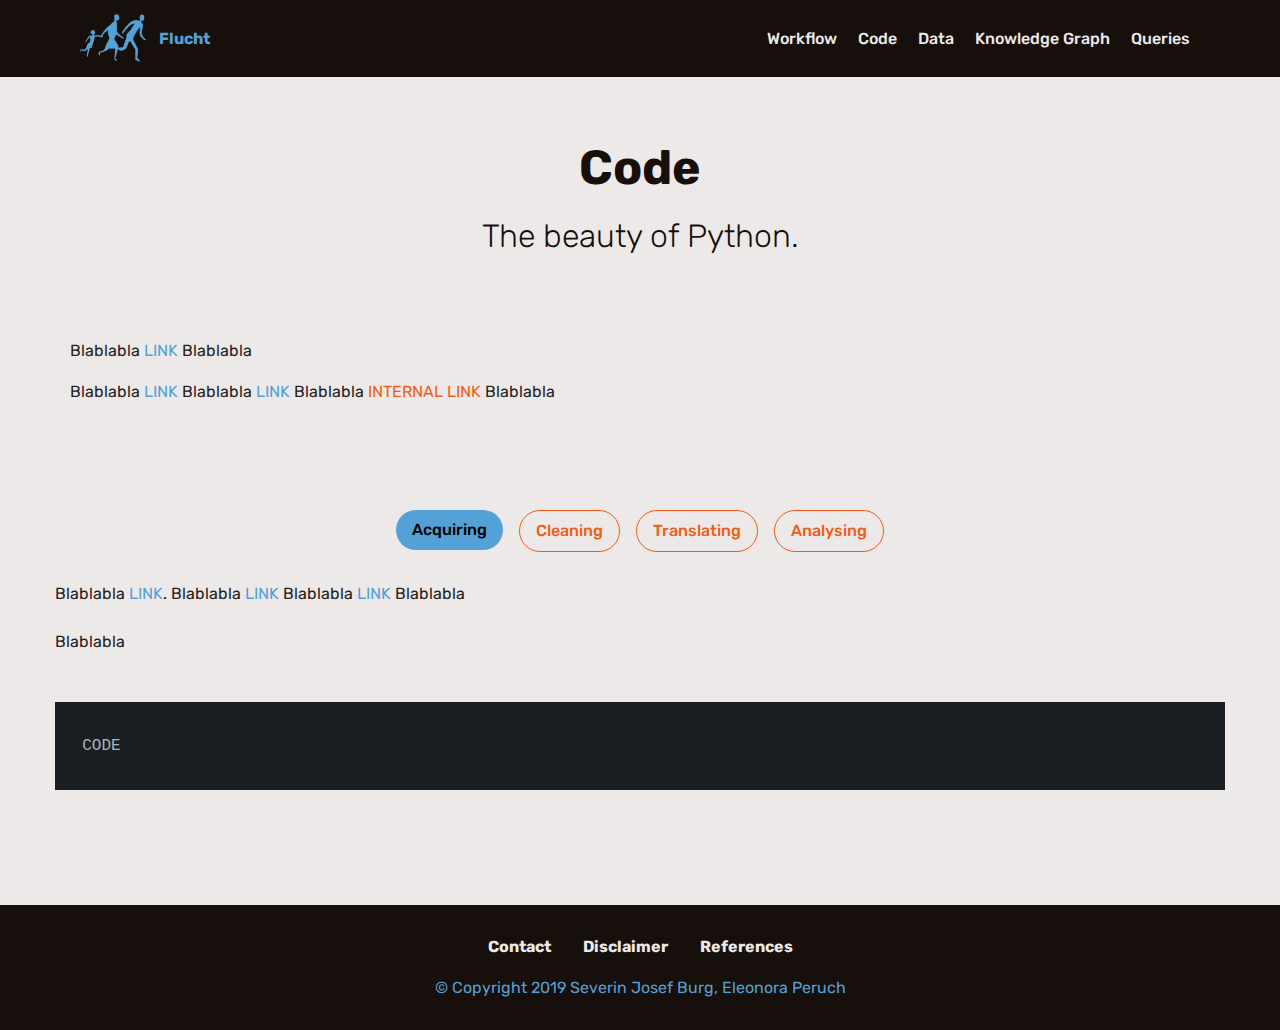
<file: code.html>
w<!DOCTYPE html>
<html  >
<head>
  <!-- Site made with Mobirise Website Builder v4.10.4, https://mobirise.com -->
  <meta charset="UTF-8">
  <meta http-equiv="X-UA-Compatible" content="IE=edge">
  <meta name="generator" content="Mobirise v4.10.4, mobirise.com">
  <meta name="viewport" content="width=device-width, initial-scale=1, minimum-scale=1">
  <link rel="shortcut icon" href="assets/images/eurstars-122x122.png" type="image/x-icon">
  <meta name="description" content="">

  <title>Code</title>
  <link rel="stylesheet" href="assets/web/assets/mobirise-icons/mobirise-icons.css">
  <link rel="stylesheet" href="assets/tether/tether.min.css">
  <link rel="stylesheet" href="assets/bootstrap/css/bootstrap.min.css">
  <link rel="stylesheet" href="assets/bootstrap/css/bootstrap-grid.min.css">
  <link rel="stylesheet" href="assets/bootstrap/css/bootstrap-reboot.min.css">
  <link rel="stylesheet" href="assets/socicon/css/styles.css">
  <link rel="stylesheet" href="assets/dropdown/css/style.css">
  <link rel="stylesheet" href="assets/theme/css/style.css">
  <link rel="stylesheet" href="assets/mobirise/css/mbr-additional.css" type="text/css">

  <!-- Highlight.js -->
  <link rel="stylesheet" href="assets/highlightjs/highlight.css">
  <script src="assets/highlightjs/highlight.pack.js"></script>
  <script>hljs.initHighlightingOnLoad();</script>

</head>
<body>
  <section class="menu cid-rvgZMVDNg8" once="menu" id="menu1-g">



    <nav class="navbar navbar-expand beta-menu navbar-dropdown align-items-center navbar-fixed-top navbar-toggleable-sm">
        <button class="navbar-toggler navbar-toggler-right" type="button" data-toggle="collapse" data-target="#navbarSupportedContent" aria-controls="navbarSupportedContent" aria-expanded="false" aria-label="Toggle navigation">
            <div class="hamburger">
                <span></span>
                <span></span>
                <span></span>
                <span></span>
            </div>
        </button>
        <div class="menu-logo">
          <div class="navbar-brand">
              <span class="navbar-logo">
                  <a href="index.html">
                       <img src="assets/images/logo.png" alt="Illustration of people fleeing" title="" style="height: 3rem;">
                  </a>
              </span>
              <span class="navbar-caption-wrap"><a class="navbar-caption text-primary display-4" href="index.html">Flucht</a></span>
          </div>
        </div>
        <div class="collapse navbar-collapse" id="navbarSupportedContent">
            <ul class="navbar-nav nav-dropdown nav-right" data-app-modern-menu="true"><li class="nav-item">
                    <a class="nav-link link text-white display-4" href="workflow.html">Workflow</a>
                </li><li class="nav-item"><a class="nav-link link text-white display-4" href="code.html">Code</a></li><li class="nav-item"><a class="nav-link link text-white display-4" href="data.html">Data</a></li><li class="nav-item"><a class="nav-link link text-white display-4" href="graph.html">Knowledge Graph</a></li><li class="nav-item"><a class="nav-link link text-white display-4" href="queries.html">Queries</a></li></ul>

        </div>
    </nav>
</section>

<section class="engine"><a href="https://mobirise.info/u">bootstrap html templates</a></section><section class="mbr-section content4 cid-rvhKJA0ILc" id="content4-q">



    <div class="container">
        <div class="media-container-row">
            <div class="title col-12 col-l-8">
              <h2 class="align-center pb-3 mbr-fonts-style display-2"><strong>Code</strong></h2>
              <h3 class="mbr-section-subtitle align-center mbr-light mbr-fonts-style display-5">The beauty of Python.</h3>
              </br>
              </br>
              </br>
              <p class="mbr-text mbr-fonts-style display-7">Blablabla <a href="https://www.python.org" class="text-info" target="_blank">LINK</a> Blablabla</p>
              <p class="mbr-text pb-2 mbr-fonts-style display-7">Blablabla <a href="https://github.com/europinion/europinion.github.io/tree/master/scripts" class="text-info" target="_blank">LINK</a> Blablabla <a href="https://saifmohammad.com/WebPages/NRC-Emotion-Lexicon.htm" class="text-info" target="_blank">LINK</a> Blablabla <a href="queries.html">INTERNAL LINK</a> Blablabla</p>
            </div>
        </div>
    </div>
</section>

<section class="tabs2 cid-rvhLFeJf7A" id="tabs2-w">
    <div class="container">
        <div class="media-container-row">
            <div class="col-12 col-l-8">
                <ul class="nav pb-4 nav-tabs" role="tablist">
                    <li class="nav-item"><a class="nav-link mbr-fonts-style show active display-7" role="tab" data-toggle="tab" href="#tabs2-w_tab0" aria-selected="true">Acquiring</a></li>
                    <li class="nav-item"><a class="nav-link mbr-fonts-style show active display-7" role="tab" data-toggle="tab" href="#tabs2-w_tab1" aria-selected="true">Cleaning</a></li>
                    <li class="nav-item"><a class="nav-link mbr-fonts-style show active display-7" role="tab" data-toggle="tab" href="#tabs2-w_tab2" aria-selected="true">Translating</a></li>
                    <li class="nav-item"><a class="nav-link mbr-fonts-style show active display-7" role="tab" data-toggle="tab" href="#tabs2-w_tab3" aria-selected="true">Analysing</a></li>
                </ul>
                <div class="tab-content">
                    <div id="tab1" class="tab-pane in active" role="tabpanel">
                        <div class="row">
                            <div class="col-md-12">
                              <p class="pb-2 mbr-fonts-style display-7">Blablabla <a href="https://developer.twitter.com/en.html" class="text-info" target="_blank">LINK</a>. Blablabla <a href="https://github.com/geduldig/TwitterAPI" class="text-info" target="_blank">LINK</a> Blablabla <a href="https://pandas.pydata.org" class="text-info" target="_blank">LINK</a> Blablabla</p> <p class="pb-2 mbr-fonts-style display-7">Blablabla</p>
                              <pre>
                                  <code class="python">
  CODE
                                  </code>
                              </pre>
                            </div>
                        </div>
                    </div>
                    <div id="tab2" class="tab-pane" role="tabpanel">
                        <div class="row">
                            <div class="col-md-12">
                              <p class="pb-2 mbr-fonts-style display-7">Blablabla</p>
                              <p class="pb-2 mbr-fonts-style display-7">Blablabla <a href="https://pypi.org/project/tweet-preprocessor/" class="text-info" target="_blank">LINK</a> Blablabla <a href="http://wit.istc.cnr.it/stlab-tools/sentilo/index.html" class="text-info" target="_blank">LINK</a>. Blablabla</p>
                              <pre>
                                  <code class="python">
  CODE
                                  </code>
                              </pre>
                            </div>
                        </div>
                    </div>
                    <div id="tab3" class="tab-pane" role="tabpanel">
                        <div class="row">
                            <div class="col-md-12">
                              <p class="pb-2 mbr-fonts-style display-7">Blablabla</p>
                              <p class="pb-2 mbr-fonts-style display-7">Blablabla <a href="https://cloud.google.com/translate/pricing" class="text-info" target="_blank">LINK</a>. Blablabla <a href="https://yandex.com" class="text-info" target="_blank">LINK</a> Blablabla <a href="https://tech.yandex.com/translate/" class="text-info" target="_blank">LINK</a>, Blablabla</p>
                              <pre>
                                  <code class="python">
  CODE
                                  </code>
                              </pre>
                            </div>
                        </div>
                    </div>
                    <div id="tab4" class="tab-pane" role="tabpanel">
                        <div class="row">
                            <div class="col-md-12">
                              <p class="pb-2 mbr-fonts-style display-7">Blablabla</p>
                              <p class="pb-2 mbr-fonts-style display-7">Blablabla <a href="https://cloud.google.com/translate/pricing" class="text-info" target="_blank">LINK</a>. Blablabla <a href="https://tech.yandex.com/translate/" class="text-info" target="_blank">LINK</a>, Blablabla</p>
                              <pre>
                                  <code class="python">
  CODE
                                  </code>
                              </pre>
                            </div>
                        </div>
                    </div>
                </div>
            </div>
        </div>
    </div>
</section>

<section once="footers" class="cid-rvh7pWUyp3" id="footer7-h">
    <div class="container">
        <div class="media-container-row align-center mbr-white">
            <div class="row row-links">
              <ul class="foot-menu">
                <li class="foot-menu-item mbr-fonts-style display-7"><a href="contact.html" class="text-white"><strong>Contact</strong></a></li><li class="foot-menu-item mbr-fonts-style display-7"><a href="disclaimer.html" class="text-white"><strong>Disclaimer</strong></a></li><li class="foot-menu-item mbr-fonts-style display-7"><a href="references.html" class="text-white"><strong>References</strong></a></li>
              </ul>
            </div>

            <div class="row row-copirayt">
                <p class="mbr-text mb-0 mbr-fonts-style mbr-white align-center display-7">© Copyright 2019 Severin Josef Burg, Eleonora Peruch</p>
            </div>
        </div>
    </div>
</section>


  <script src="assets/web/assets/jquery/jquery.min.js"></script>
  <script src="assets/popper/popper.min.js"></script>
  <script src="assets/tether/tether.min.js"></script>
  <script src="assets/bootstrap/js/bootstrap.min.js"></script>
  <script src="assets/dropdown/js/nav-dropdown.js"></script>
  <script src="assets/dropdown/js/navbar-dropdown.js"></script>
  <script src="assets/touchswipe/jquery.touch-swipe.min.js"></script>
  <script src="assets/mbr-tabs/mbr-tabs.js"></script>
  <script src="assets/smoothscroll/smooth-scroll.js"></script>
  <script src="assets/theme/js/script.js"></script>


</body>
</html>
</file>
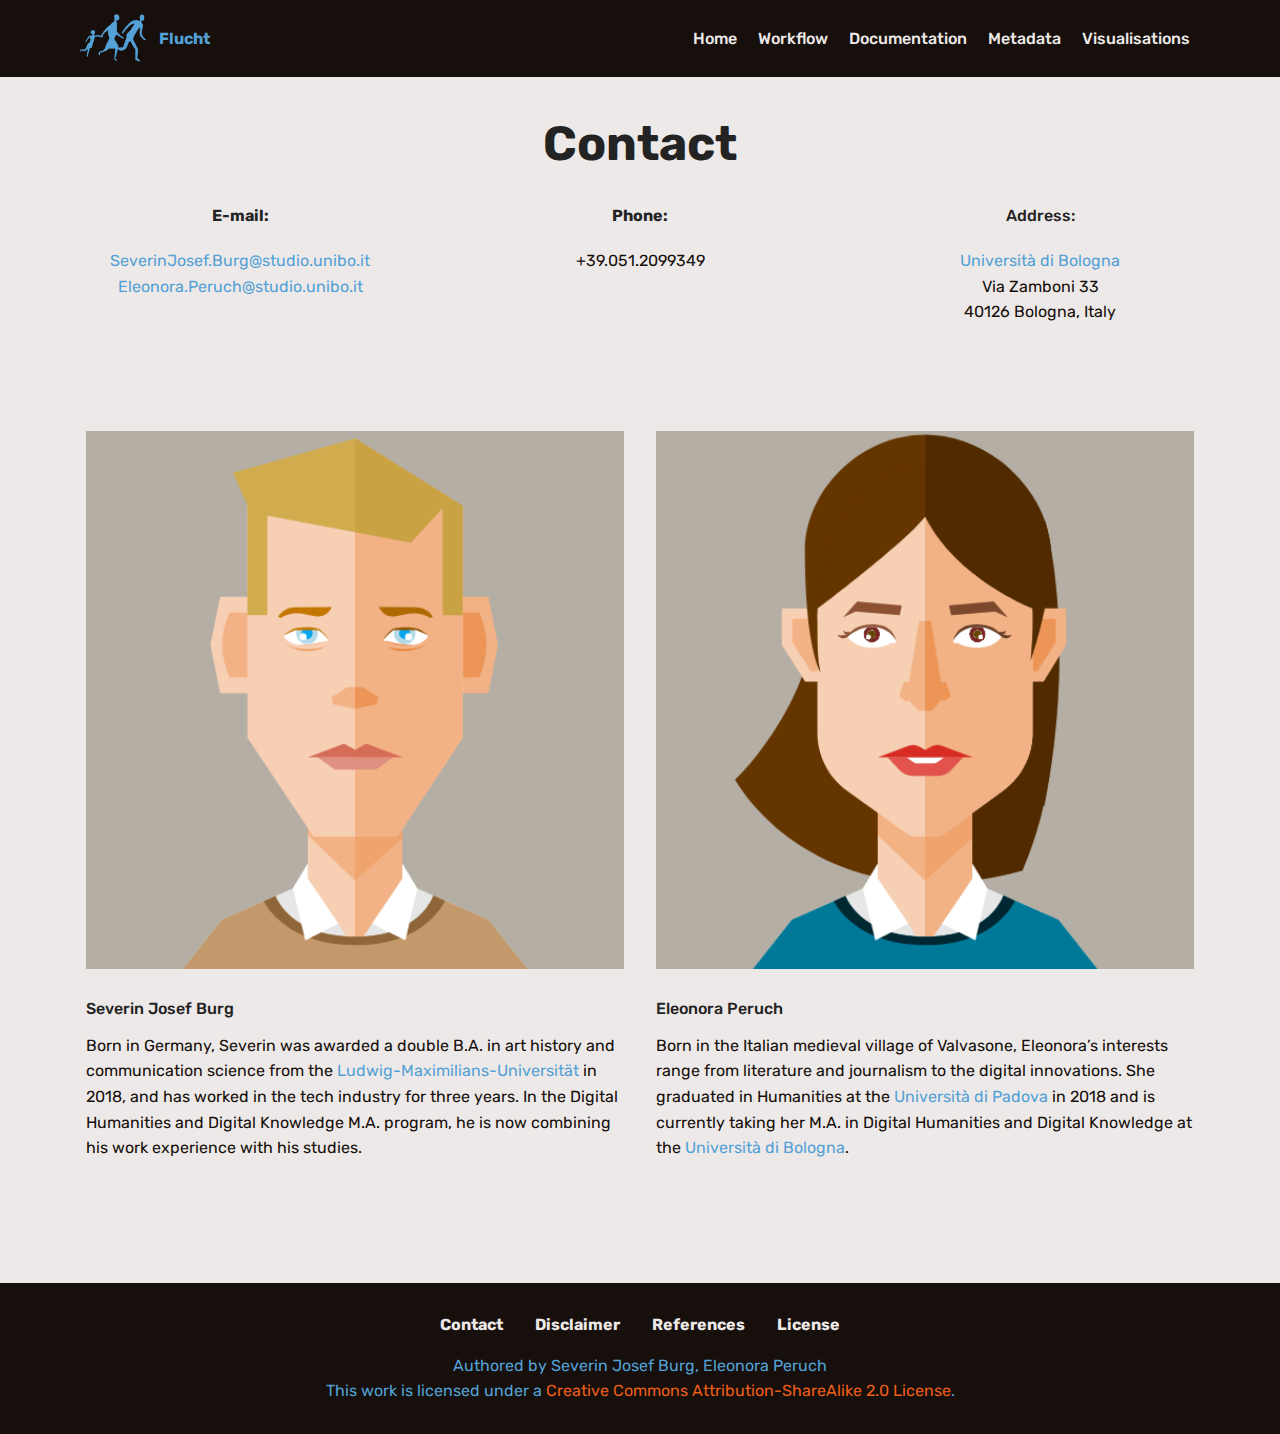
<file: contact.html>
<!DOCTYPE html>
<html  >
<head>
  <!-- Site made with Mobirise Website Builder v4.10.4, https://mobirise.com -->
  <meta charset="UTF-8">
  <meta http-equiv="X-UA-Compatible" content="IE=edge">
  <meta name="generator" content="Mobirise v4.10.4, mobirise.com">
  <meta name="viewport" content="width=device-width, initial-scale=1, minimum-scale=1">
  <link rel="shortcut icon" href="assets/images/eurstars-122x122.png" type="image/x-icon">
  <meta name="description" content="">

  <title>Flucht – Contact</title>
  <link rel="stylesheet" href="assets/web/assets/mobirise-icons/mobirise-icons.css">
  <link rel="stylesheet" href="assets/tether/tether.min.css">
  <link rel="stylesheet" href="assets/bootstrap/css/bootstrap.min.css">
  <link rel="stylesheet" href="assets/bootstrap/css/bootstrap-grid.min.css">
  <link rel="stylesheet" href="assets/bootstrap/css/bootstrap-reboot.min.css">
  <link rel="stylesheet" href="assets/dropdown/css/style.css">
  <link rel="stylesheet" href="assets/socicon/css/styles.css">
  <link rel="stylesheet" href="assets/theme/css/style.css">
  <link rel="stylesheet" href="assets/mobirise/css/mbr-additional.css" type="text/css">



</head>
<body>
  <section class="menu cid-rvgZMVDNg8" once="menu" id="menu1-m">



    <nav class="navbar navbar-expand beta-menu navbar-dropdown align-items-center navbar-fixed-top navbar-toggleable-sm">
        <button class="navbar-toggler navbar-toggler-right" type="button" data-toggle="collapse" data-target="#navbarSupportedContent" aria-controls="navbarSupportedContent" aria-expanded="false" aria-label="Toggle navigation">
            <div class="hamburger">
                <span></span>
                <span></span>
                <span></span>
                <span></span>
            </div>
        </button>
        <div class="menu-logo">
          <div class="navbar-brand">
              <span class="navbar-logo">
                  <a href="index.html">
                       <img src="assets/images/logo.png" alt="Illustration of people fleeing" title="" style="height: 3rem;">
                  </a>
              </span>
              <span class="navbar-caption-wrap"><a class="navbar-caption text-primary display-4" href="index.html">Flucht</a></span>
          </div>
        </div>
        <div class="collapse navbar-collapse" id="navbarSupportedContent">
            <ul class="navbar-nav nav-dropdown nav-right" data-app-modern-menu="true"><li class="nav-item">
                    <a class="nav-link link text-white display-4" href="index.html">Home</a>
                </li><li class="nav-item">
                    <a class="nav-link link text-white display-4" href="workflow.html">Workflow</a>
                </li><li class="nav-item"><a class="nav-link link text-white display-4" href="documentation.html">Documentation</a></li><li class="nav-item"><a class="nav-link link text-white display-4" href="metadata.html">Metadata</a></li><li class="nav-item"><a class="nav-link link text-white display-4" href="visualisations.html">Visualisations</a></li></ul>

        </div>
    </nav>
</section>

<section class="engine"><a href="https://mobirise.info/r">free bootstrap template</a></section><section class="mbr-section contacts2 cid-rvi1tSm6Ek" id="contacts2-11">
    <!---->

    <!---->
    <!--Overlay-->

    <!--Container-->
    <div class="container">
        <div class="row">
            <!--Titles-->
            <div class="title col-12">
                <h2 class="align-left mbr-fonts-style display-2"><strong>Contact</strong></h2>

            </div>
            <div class="col-12">
                <div class="row justify-content-center">
                    <div class="col-12 col-md-4">
                        <div class="b b-adress">
                            <h5 class="align-left mbr-fonts-style m-0 display-7"><strong>E-mail:</strong></h5>
                            <p class="mbr-text align-left mbr-fonts-style display-7"><a href="mailto:SeverinJosef.Burg@studio.unibo.it" class="text-info">SeverinJosef.Burg@studio.unibo.it</a><br><a href="mailto:Eleonora.Peruch@studio.unibo.it" class="text-info">Eleonora.Peruch@studio.unibo.it</a></p>
                        </div>
                    </div>
                    <div class="col-12 col-md-4">
                        <div class="b b-phone">
                            <h5 class="align-left mbr-fonts-style m-0 display-7"><strong>
                                Phone:
                            </strong></h5>
                            <p class="mbr-text align-left mbr-fonts-style display-7">
                                +39.051.2099349
                            </p>
                        </div>
                    </div>
                    <div class="col-12 col-md-4">
                        <div class="b b-mail">
                            <h5 class="align-left mbr-fonts-style m-0 display-7">Address:</h5>
                            <p class="mbr-text align-left mbr-fonts-style display-7"><a href="https://www.unibo.it/en" target="_blank" class="text-info">Università di Bologna</a><br>Via Zamboni 33<br>40126 Bologna, Italy<a href="mailto:europinion2020@gmail.com" class="text-info"><br></a>
                            </p>
                        </div>
                    </div>
                </div>
            </div>
        </div>
    </div>
</section>

<section class="features2 cid-rvi14xLdwP" id="features2-z">





    <div class="container">
        <div class="media-container-row">
            <div class="card p-3 col-12 col-md-6">
                <div class="card-wrapper">
                    <div class="card-img">
                        <img src="img/sevi.png" alt="Severin Josef Burg" title="">
                    </div>
                    <div class="card-box">
                        <h4 class="card-title pb-3 mbr-fonts-style display-7">
                            Severin Josef Burg</h4>
                        <p class="mbr-text mbr-fonts-style display-7">Born in Germany, Severin was awarded a double B.A. in art history and communication science from the <a href="https://www.en.uni-muenchen.de" class="text-info" target="_blank">Ludwig-Maximilians-Universität</a> in 2018, and has worked in the tech industry for three years. In the Digital Humanities and Digital Knowledge M.A. program, he is now combining his work experience with his studies.</p>
                    </div>
                </div>
            </div>

            <div class="card p-3 col-12 col-md-6">
                <div class="card-wrapper">
                    <div class="card-img">
                        <img src="img/ele.png" alt="Elenora Peruch" title="">
                    </div>
                    <div class="card-box ">
                        <h4 class="card-title pb-3 mbr-fonts-style display-7">
                            Eleonora Peruch</h4>
                        <p class="mbr-text mbr-fonts-style display-7">Born in the Italian medieval village of Valvasone, Eleonora’s interests range from literature and journalism to the digital innovations. She graduated in Humanities at the <a href="https://www.unipd.it/en/" target="_blank" class="text-info">Università di Padova</a> in 2018 and is currently taking her M.A. in Digital Humanities and Digital Knowledge at the <a href="https://www.unibo.it/en" target="_blank" class="text-info">Università di Bologna</a>.</p>
                    </div>
                </div>
            </div>




        </div>
    </div>
</section>

<section once="footers" class="cid-rvh7pWUyp3" id="footer7-n">





    <div class="container">
        <div class="media-container-row align-center mbr-white">
            <div class="row row-links">
                <ul class="foot-menu">





                <li class="foot-menu-item mbr-fonts-style display-7"><a href="contact.html" class="text-white"><strong>Contact</strong></a></li><li class="foot-menu-item mbr-fonts-style display-7"><a href="disclaimer.html" class="text-white"><strong>Disclaimer</strong></a></li><li class="foot-menu-item mbr-fonts-style display-7"><a href="references.html" class="text-white"><strong>References</strong></a></li><li class="foot-menu-item mbr-fonts-style display-7"><a href="license.html" class="text-white"><strong>License</strong></a></li></ul>
            </div>

            <div class="row row-copirayt">
                <p class="mbr-text mb-0 mbr-fonts-style mbr-white align-center display-7">Authored by Severin Josef Burg, Eleonora Peruch
                <br />This work is licensed under a <a href="https://creativecommons.org/licenses/by-sa/2.0/" target="_blank">Creative Commons Attribution-ShareAlike 2.0 License</a>.</p>
            </div>
        </div>
    </div>
</section>


  <script src="assets/web/assets/jquery/jquery.min.js"></script>
  <script src="assets/popper/popper.min.js"></script>
  <script src="assets/tether/tether.min.js"></script>
  <script src="assets/bootstrap/js/bootstrap.min.js"></script>
  <script src="assets/smoothscroll/smooth-scroll.js"></script>
  <script src="assets/dropdown/js/nav-dropdown.js"></script>
  <script src="assets/dropdown/js/navbar-dropdown.js"></script>
  <script src="assets/touchswipe/jquery.touch-swipe.min.js"></script>
  <script src="assets/theme/js/script.js"></script>


</body>
</html>
</file>
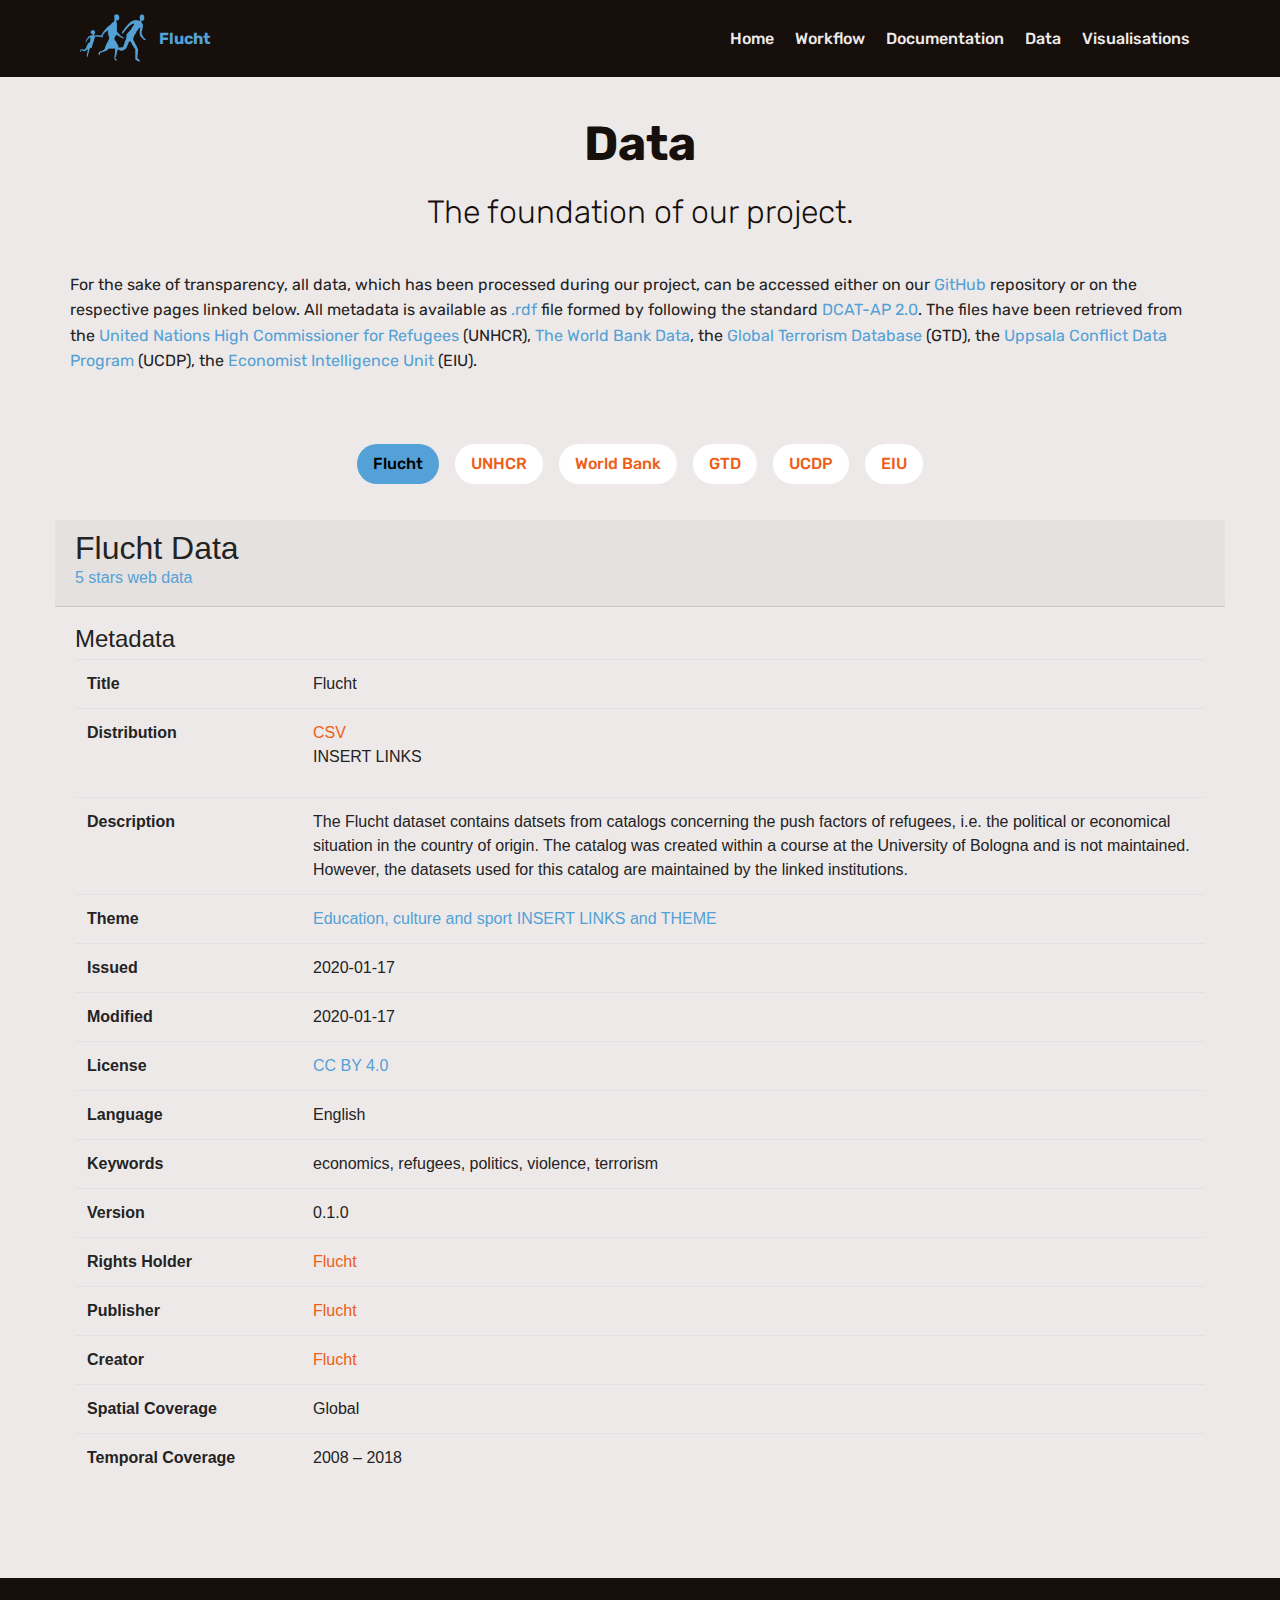
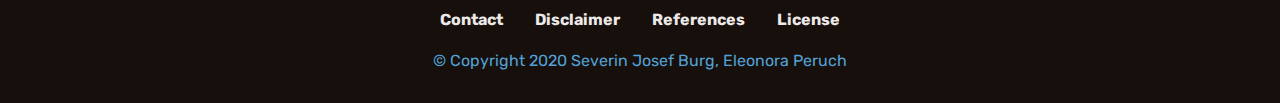
<file: data.html>
<!DOCTYPE html>
<html  >
<head>
  <!-- Site made with Mobirise Website Builder v4.10.4, https://mobirise.com -->
  <meta charset="UTF-8">
  <meta http-equiv="X-UA-Compatible" content="IE=edge">
  <meta name="generator" content="Mobirise v4.10.4, mobirise.com">
  <meta name="viewport" content="width=device-width, initial-scale=1, minimum-scale=1">
  <link rel="shortcut icon" href="assets/images/eurstars-122x122.png" type="image/x-icon">
  <meta name="description" content="">

  <title>Flucht – Data</title>
  <link rel="stylesheet" href="assets/web/assets/mobirise-icons/mobirise-icons.css">
  <link rel="stylesheet" href="assets/tether/tether.min.css">
  <link rel="stylesheet" href="assets/bootstrap/css/bootstrap.min.css">
  <link rel="stylesheet" href="assets/bootstrap/css/bootstrap-grid.min.css">
  <link rel="stylesheet" href="assets/bootstrap/css/bootstrap-reboot.min.css">
  <link rel="stylesheet" href="assets/socicon/css/styles.css">
  <link rel="stylesheet" href="assets/dropdown/css/style.css">
  <link rel="stylesheet" href="assets/datatables/data-tables.bootstrap4.min.css">
  <link rel="stylesheet" href="assets/theme/css/style.css">
  <link rel="stylesheet" href="assets/mobirise/css/mbr-additional.css" type="text/css">
  <link rel="stylesheet" href="assets/visualisations/style.css" type="text/css">

  <!-- FontAwesome -->
  <link rel="stylesheet" href="https://use.fontawesome.com/releases/v5.5.0/css/all.css" integrity="sha384-B4dIYHKNBt8Bc12p+WXckhzcICo0wtJAoU8YZTY5qE0Id1GSseTk6S+L3BlXeVIU"
    crossorigin="anonymous">

  <style>
    .table th {
      width: 20%;
    }
    .table td {
      width: 80%;
    }
    table.worldbank th {
      width: 10%;
    }
    table.worldbank td {
      width: 15%;
    }
  </style>

</head>
<body>
  <section class="menu cid-rvgZMVDNg8" once="menu" id="menu1-1i">



    <nav class="navbar navbar-expand beta-menu navbar-dropdown align-items-center navbar-fixed-top navbar-toggleable-sm">
        <button class="navbar-toggler navbar-toggler-right" type="button" data-toggle="collapse" data-target="#navbarSupportedContent" aria-controls="navbarSupportedContent" aria-expanded="false" aria-label="Toggle navigation">
            <div class="hamburger">
                <span></span>
                <span></span>
                <span></span>
                <span></span>
            </div>
        </button>
        <div class="menu-logo">
          <div class="navbar-brand">
              <span class="navbar-logo">
                  <a href="index.html">
                       <img src="assets/images/logo.png" alt="Illustration of people fleeing" title="" style="height: 3rem;">
                  </a>
              </span>
              <span class="navbar-caption-wrap"><a class="navbar-caption text-primary display-4" href="index.html">Flucht</a></span>
          </div>
        </div>
        <div class="collapse navbar-collapse" id="navbarSupportedContent">
            <ul class="navbar-nav nav-dropdown nav-right" data-app-modern-menu="true"><li class="nav-item">
                    <a class="nav-link link text-white display-4" href="index.html">Home</a>
                </li><li class="nav-item">
                    <a class="nav-link link text-white display-4" href="workflow.html">Workflow</a>
                </li><li class="nav-item"><a class="nav-link link text-white display-4" href="documentation.html">Documentation</a></li><li class="nav-item"><a class="nav-link link text-white display-4" href="data.html">Data</a></li><li class="nav-item"><a class="nav-link link text-white display-4" href="visualisations.html">Visualisations</a></li></ul>

        </div>
    </nav>
</section>

<section class="engine"><a href="https://mobirise.info/c">web builder</a></section><section class="mbr-section content4 cid-rvsN9ln3s9" id="content4-1r">



    <div class="container">
        <div class="media-container-row">
            <div class="title col-12 col-l-8">
                <h2 class="align-center pb-3 mbr-fonts-style display-2"><strong>Data</strong></h2>
                <h3 class="mbr-section-subtitle align-center mbr-light mbr-fonts-style display-5">The foundation of our project.</h3>

            </div>
        </div>
    </div>

</section>

<section class="tabs2 cid-rvsO0Sfnun" id="tabs2-1t">
    <div class="container">
      <div class="media-container-row">
        <div class="col-12 col-l-8">
          <p class="mbr-text pb-5 mbr-fonts-style display-7">
      For the sake of transparency, all data, which has been processed during our project, can be accessed either on our <a href="https://github.com/Flucht/flucht.github.io" class="text-info" target="_blank">GitHub</a> repository or on the respective pages linked below. All metadata is available as <a target="_blank" class="text-info" href="https://raw.githubusercontent.com/Flucht/flucht.github.io/master/data/DCAT_AP_metadata.rdf">.rdf</a> file formed by following the standard <a href="https://www.w3.org/TR/vocab-dcat-2/" class="text-info" target="_blank">DCAT-AP 2.0</a>. The files have been retrieved from the <a href="http://popstats.unhcr.org/en/overview" class="text-info" target="_blank">United Nations High Commissioner for Refugees</a> (UNHCR), <a href="https://www.worldbank.org" class="text-info" target="_blank">The World Bank Data</a>, the <a href="https://www.start.umd.edu/gtd/" class="text-info" target="_blank">Global Terrorism Database</a> (GTD), the <a href="https://ucdp.uu.se/" class="text-info" target="_blank">Uppsala Conflict Data Program</a> (UCDP), the <a href="https://www.eiu.com/n/" class="text-info" target="_blank">Economist Intelligence Unit</a> (EIU).</p>
          <ul class="nav pt-3 nav-tabs" role="tablist">
            <li class="nav-item"><a class="nav-link mbr-fonts-style show active display-7" role="tab" data-toggle="tab" href="#tabs2-1t_tab0" aria-selected="true">Flucht</a></li>
            <li class="nav-item"><a class="nav-link mbr-fonts-style display-7" role="tab" data-toggle="tab" href="#tabs2-1t_tab1" aria-selected="false">UNHCR</a></li>
            <li class="nav-item"><a class="nav-link mbr-fonts-style display-7" role="tab" data-toggle="tab" href="#tabs2-1t_tab2" aria-selected="false">World Bank</a></li>
            <li class="nav-item"><a class="nav-link mbr-fonts-style display-7" role="tab" data-toggle="tab" href="#tabs2-1t_tab3" aria-selected="false">GTD</a></li>
            <li class="nav-item"><a class="nav-link mbr-fonts-style display-7" role="tab" data-toggle="tab" href="#tabs2-1t_tab4" aria-selected="false">UCDP</a></li>
            <li class="nav-item"><a class="nav-link mbr-fonts-style display-7" role="tab" data-toggle="tab" href="#tabs2-1t_tab5" aria-selected="false">EIU</a></li>
        </div>
      </div>
    </div>

  <div class="tab-content">


    <!------------>
    <!-- FLUCHT -->
    <!------------>


    <div id="tab1" class="tab-pane in active" role="tabpanel">
      <div class="container">
        <div class="row">
        <div class="col-md-12">
          <div class="card">
            <div class="card-header">
              <h2 id="mashup-dataset" class="card-title">Flucht Data</h2>
              <h6 class="card-subtitle mb-2">
                <span class="stars">
                  <i class="fas fa-star"></i>
                  <i class="fas fa-star"></i>
                  <i class="fas fa-star"></i>
                  <i class="fas fa-star"></i>
                  <i class="fas fa-star"></i>
                </span>
                <a class="text-info" target="_blank" href="https://5stardata.info/en/#what-are-the-costs--benefits-of--web-data">5 stars web data</a>
              </h6>
            </div>

            <div class="card-body">
              <div class="container-fluid">
                <div class="row">
                  <div class="col-md-12">
                      <h4>Metadata</h4>
                    <div class="table-responsive">
                      <table class="table">
                        <tbody>
                          <tr>
                            <th scope="row">Title</th>
                            <td>Flucht</td>
                          </tr>
                          <tr>
                            <th scope="row">Distribution</th>
                            <td>
                              <a href="#">CSV <p>INSERT LINKS</p></a>
                            </td>
                          </tr>
                          <tr>
                            <th scope="row">Description</th>
                            <td>The Flucht dataset contains datsets from catalogs concerning the push factors of refugees, i.e. the political or economical situation in the country of origin. The catalog was created within a course at the University of Bologna and is not maintained. However, the datasets used for this catalog are maintained by the linked institutions.</td>
                          </tr>
                          <tr>
                            <th scope="row">Theme</th>
                            <td><a href="http://publications.europa.eu/resource/authority/data-theme/EDUC" class="text-info" target="_blank">Education,
                                culture and sport INSERT LINKS and THEME</a></td>
                          </tr>
                          <tr>
                            <th scope="row">Issued</th>
                            <td>2020-01-17</td>
                          </tr>
                          <tr>
                            <th scope="row">Modified</th>
                            <td>2020-01-17</td>
                          </tr>
                          <tr>
                            <th scope="row">License</th>
                            <td><a href="https://creativecommons.org/licenses/by/4.0/" class="text-info" target="_blank">CC BY 4.0</a></td>
                          </tr>
                          <tr>
                            <th scope="row">Language</th>
                            <td>English</td>
                          </tr>
                          <tr><th scope="row">Keywords</th>
                          <td>economics, refugees, politics, violence, terrorism</td>
                          </tr>
                          <tr>
                            <th scope="row">Version</th>
                            <td>0.1.0</td>
                          </tr>
                          <tr>
                            <th scope="row">Rights Holder</th>
                            <td><a href="index.html">Flucht</a></td>
                          </tr>
                          <tr>
                            <th scope="row">Publisher</th>
                            <td><a href="index.html">Flucht</a></td>
                          </tr>
                          <tr>
                            <th scope="row">Creator</th>
                            <td><a href="index.html">Flucht</a></td>
                          </tr>
                          <tr>
                            <th scope="row">Spatial Coverage</th>
                            <td>Global</td>
                          </tr>
                          <tr>
                            <th scope="row">Temporal Coverage</th>
                            <td>2008 – 2018</td>
                          </tr>
                        </tbody>
                      </table>
                    </div>
                  </div>
                </div>
              </div>
            </div>
          </div>
        </div>

        </div>
      </div>
    </div>


    <!----------->
    <!-- UNHCR -->
    <!----------->


    <div id="tab2" class="tab-pane" role="tabpanel">
      <div class="container">
        <div class="row">
          <div class="col-md-12">
            <div class="card">
              <div class="card-header">
                <h2 id="mashup-dataset" class="card-title">United Nations High Commissioner for Refugees</h2>
                <h6 class="card-subtitle mb-2">
                  <span class="stars">
                    <i class="fas fa-star"></i>
                    <i class="fas fa-star"></i>
                    <i class="fas fa-star"></i>
                  </span>
                  <a class="text-info" target="_blank" href="https://5stardata.info/en/#what-are-the-costs--benefits-of--web-data">3 stars web data</a>
                </h6>
              </div>

              <div class="card-body">
                <div class="container-fluid">
                  <div class="row">
                    <div class="col-md-12">
                      <h4>Metadata</h4>
                      <div class="table-responsive">
                        <table class="table">
                          <tbody>
                            <tr>
                              <th scope="row">Title</th>
                              <td>Persons of Concerns</td>
                            </tr>
                            <tr>
                              <th scope="row">Distribution</th>
                              <td>
                                <a href="http://popstats.unhcr.org/en/persons_of_concern.csv" class="text-info" target="_blank">CSV</a>
                              </td>
                            </tr>
                            <tr>
                              <th scope="row">Description</th>
                              <td><p>The database currently contains data about UNHCR's populations of concern from the year 1951 up to 2017. The UNHCR populations of concern include: refugees, asylum-seekers, internally displaced persons, returned refugees, returned IDPs, stateless persons, others of concern.</p>
                              <p>The dataset Persons of Concerns is published by UNHCR and contains the information about where refugees, asylum-seekers, returned refugees, internally displaced persons, returned IDPs, stateless persons and other persons of concerns are currently residing and originally coming from.</p></td>
                            </tr>
                            <tr>
                              <th scope="row">Theme</th>
                              <td><a href="http://publications.europa.eu/resource/authority/data-theme/EDUC" class="text-info" target="_blank">Education,
                                  culture and sport INSERT LINKS and THEME</a></td>
                            </tr>
                            <tr>
                              <th scope="row">License</th>
                              <td>No license</td>
                            </tr>
                            <tr>
                              <th scope="row">Language</th>
                              <td>English</td>
                            </tr>
                            <tr><th scope="row">Keywords</th>
                            <td>refugees, asylum-seekers, internally displaced persons, stateless</td>
                            </tr>
                            <tr>
                              <th scope="row">Rights Holder</th>
                              <td><a href="http://popstats.unhcr.org/en/overview" class="text-info" target="_blank">The UN Refugee Agency</a></td>
                            </tr>
                            <tr>
                              <th scope="row">Publisher</th>
                              <td><a href="http://popstats.unhcr.org/en/overview" class="text-info" target="_blank">The UN Refugee Agency</a></td>
                            </tr>
                            <tr>
                              <th scope="row">Creator</th>
                              <td><a href="http://popstats.unhcr.org/en/overview" class="text-info" target="_blank">The UN Refugee Agency</a></td>
                            </tr>
                            <tr>
                              <th scope="row">Spatial Coverage</th>
                              <td>Global</td>
                            </tr>
                            <tr>
                              <th scope="row">Temporal Coverage</th>
                              <td>1951 – 2017</td>
                            </tr>
                          </tbody>
                        </table>
                      </div>
                    </div>
                  </div>
                </div>
              </div>
            </div>
          </div>
        </div>
      </div>
    </div>


    <!---------------->
    <!-- WORLD BANK -->
    <!---------------->


    <div id="tab3" class="tab-pane" role="tabpanel">
      <div class="container">
        <div class="row">
          <div class="col-md-12">
            <div class="card">
              <div class="card-header">
                <h2 id="mashup-dataset" class="card-title">The World Bank Data</h2>
                <h6 class="card-subtitle mb-2">
                  <span class="stars">
                    <i class="fas fa-star"></i>
                    <i class="fas fa-star"></i>
                    <i class="fas fa-star"></i>
                  </span>
                  <a class="text-info" target="_blank" href="https://5stardata.info/en/#what-are-the-costs--benefits-of--web-data">3 stars web data</a>
                </h6>
              </div>

              <div class="card-body">
                <div class="container-fluid">
                  <div class="row">
                    <div class="col-md-12">
                      <h4>Metadata</h4>
                      <div class="table-responsive">
                        <table class="table worldbank">
                          <tbody>
                            <tr>
                              <th scope="row">Title</th>
                              <td>Constant GDP per Capita</td>
                              <td>GDP per Capita Growth</td>
                              <td>Unemployment ILO Estimate</td>
                              <td>Unemployment National Estimate</td>
                              <td>Constant Income per Capita</td>
                              <td>Income Growth</td>
                            </tr>
                            <tr>
                              <th scope="row">Distributions</th>
                              <td>
                                <a href="http://api.worldbank.org/v2/en/indicator/NY.GDP.PCAP.KD?downloadformat=csv" class="text-info" target="_blank">CSV</a>
                              </td>
                              <td>
                                <a href="https://data.worldbank.org/indicator/NY.GDP.PCAP.KD.ZG?downloadformat=csv" class="text-info" target="_blank">CSV</a>
                              </td>
                              <td>
                                <a href="https://data.worldbank.org/indicator/SL.UEM.TOTL.ZS?downloadformat=csv" class="text-info" target="_blank">CSV</a>
                              </td>
                              <td>
                                <a href="https://data.worldbank.org/indicator/SL.UEM.TOTL.NE.ZS?downloadformat=csv" class="text-info" target="_blank">CSV</a>
                              </td>
                              <td>
                                <a href="https://data.worldbank.org/indicator/NY.ADJ.NNTY.PC.KD?downloadformat=csv" class="text-info" target="_blank">CSV</a>
                              </td>
                              <td>
                                <a href="https://data.worldbank.org/indicator/NY.ADJ.NNTY.PC.KD.ZG?downloadformat=csv" class="text-info" target="_blank">CSV</a>
                              </td>
                            </tr>
                            <tr>
                              <th scope="row">Description</th>
                              <td>The dataset is published by the World Bank. The GDP per capita is the gross domestic product divided by midyear population. The GDP is the sum of gross value added by all resident producers in the economy plus any product taxes and minus any subsidies not included in the value of the products. The constant GDP assess for inflation. Values are expressed in US$.</td>
                              <td>The dataset is published by the World Bank. The data contains information about the annual percentage growth of the GDP per capita.</td>
                              <td>The dataset is published by the World Bank. The data contains information about unemployment rates (%) per country. Considering every unemployed person (min. 15 years old). The International Labour Organization (ILO) estimate is harmonising different definitions of unemployment.</td>
                              <td>The dataset is published by the World Bank. The data contains information about unemployment rates (%) per country. The national unemployment estimate is based on the numbers which countries report based on their definition of unemployment.</td>
                              <td>The dataset is published by the World Bank. The data contains information about the incoming money flow of nations. The money flow is created by, for example, selling national resources. For the income per capita the total income is divided by midyear population. The constant income assesses for inflation. Values are expressed in US$.</td>
                              <td>The dataset is published by the World Bank. The data contains information about the incoming money flow of nations. The money flow is created by, for example, selling national resources. The data represent the annual % income growth. Values are expressed in US$.</td>
                            </tr>
                            <tr>
                              <th scope="row">Theme</th>
                              <td><a href="http://publications.europa.eu/resource/authority/data-theme/EDUC" class="text-info" target="_blank">Education,
                                culture and sport INSERT LINKS and THEME</a>
                              </td>
                              <td><a href="http://publications.europa.eu/resource/authority/data-theme/EDUC" class="text-info" target="_blank">Education,
                                culture and sport INSERT LINKS and THEME</a>
                              </td>
                              <td><a href="http://publications.europa.eu/resource/authority/data-theme/EDUC" class="text-info" target="_blank">Education,
                                culture and sport INSERT LINKS and THEME</a>
                              </td>
                              <td><a href="http://publications.europa.eu/resource/authority/data-theme/EDUC" class="text-info" target="_blank">Education,
                                culture and sport INSERT LINKS and THEME</a>
                              </td>
                              <td><a href="http://publications.europa.eu/resource/authority/data-theme/EDUC" class="text-info" target="_blank">Education,
                                culture and sport INSERT LINKS and THEME</a>
                              </td>
                              <td><a href="http://publications.europa.eu/resource/authority/data-theme/EDUC" class="text-info" target="_blank">Education,
                                culture and sport INSERT LINKS and THEME</a>
                              </td>
                            </tr>
                            <tr>
                              <th scope="row">License</th>
                              <td colspan="6"><a href="https://creativecommons.org/licenses/by/4.0/" class="text-info" target="_blank">CC BY 4.0</a></td>
                            </tr>
                            <tr>
                              <th scope="row">Language</th>
                              <td colspan="6">English</td>
                            </tr>
                            <tr><th scope="row">Keywords</th>
                            <td colspan="2">gross domestic product, GDP, GDP per capita, economics</td>
                            <td colspan="2">unemployment, economics</td>
                            <td>income, commodities, per capita, constant</td>
                            <td>income, commodities, growth</td>
                            </tr>
                            <tr>
                              <th scope="row">Rights Holder</th>
                              <td colspan="6"><a href="https://www.worldbank.org" class="text-info" target="_blank">The World Bank Group</a></td>
                            </tr>
                            <tr>
                              <th scope="row">Publisher</th>
                              <td colspan="6"><a href="https://www.worldbank.org" class="text-info" target="_blank">The World Bank Group</a></td>
                            </tr>
                            <tr>
                              <th scope="row">Creator</th>
                              <td colspan="2"><a href="https://www.worldbank.org" class="text-info" target="_blank">World Bank national accounts data, and OECD National Accounts data files.</a></td>
                              <td colspan="2"><a href="https://www.ilo.org/global/lang--en/index.htm" class="text-info" target="_blank">International Labour Organization, ILOSTAT database</a></td>
                              <td colspan="2"><a href="https://www.worldbank.org" class="text-info" target="_blank">The World Bank Group</a></td>
                            </tr>
                            <tr>
                              <th scope="row">Spatial Coverage</th>
                              <td colspan="6">Global</td>
                            </tr>
                            <tr>
                              <th scope="row">Temporal Coverage</th>
                              <td>1960 – 2018</td>
                              <td>1961 – 2018</td>
                              <td>1991 – 2019</td>
                              <td>1969 – 2019</td>
                              <td>1970 – 2017</td>
                              <td>1971 – 2017</td>
                            </tr>
                          </tbody>
                        </table>
                      </div>
                    </div>
                  </div>
                </div>
              </div>
            </div>
          </div>
        </div>
      </div>
    </div>


    <!------------------------------->
    <!-- Global Terrorism Database -->
    <!------------------------------->


    <div id="tab4" class="tab-pane" role="tabpanel">
      <div class="container">
        <div class="row">
        <div class="col-md-12">
          <div class="card">
            <div class="card-header">
              <h2 id="mashup-dataset" class="card-title">Global Terrorism Database</h2>
              <h6 class="card-subtitle mb-2">
                <span class="stars">
                </span>
                <a class="text-info" target="_blank" href="https://5stardata.info/en/#what-are-the-costs--benefits-of--web-data"><b>zero</b> stars web data</a>
              </h6>
            </div>

            <div class="card-body">
              <div class="container-fluid">
                <div class="row">
                  <div class="col-md-12">
                      <h4>Metadata</h4>
                    <div class="table-responsive">
                      <table class="table">
                        <tbody>
                          <tr>
                            <th scope="row">Title</th>
                            <td>Global Terrorism Database</td>
                          </tr>
                          <tr>
                            <th scope="row">Distribution</th>
                            <td>
                              <a href="#">CSV <p>INSERT LINKS</p></a>
                            </td>
                          </tr>
                          <tr>
                            <th scope="row">Description</th>
                            <td>The Global Terrorism Database (GTD) is an open-source database including information on domestic and international terrorist attacks around the world from 1970 through 2018.</td>
                          </tr>
                          <tr>
                            <th scope="row">Theme</th>
                            <td><a href="http://publications.europa.eu/resource/authority/data-theme/EDUC" class="text-info" target="_blank">Education,
                                culture and sport INSERT LINKS and THEME</a></td>
                          </tr>
                          <tr>
                            <th scope="row">Modified</th>
                            <td>2019-09</td>
                          </tr>
                          <tr>
                            <th scope="row">License</th>
                            <td><a href="https://www.start.umd.edu/gtd/end-user-agreement/" class="text-info" target="_blank">GTD End User Agreement</a></td>
                          </tr>
                          <tr>
                            <th scope="row">Language</th>
                            <td>English</td>
                          </tr>
                          <tr><th scope="row">Keywords</th>
                          <td>terrorism, attacks, deaths, violence</td>
                          </tr>
                          <tr>
                            <th scope="row">Rights Holder</th>
                            <td><a href="https://www.chcglobal.co.uk" class="text-info" target="_blank">CHC Insurance Services Ltd</a></td>
                          </tr>
                          <tr>
                            <th scope="row">Publisher</th>
                            <td><a href="https://www.chcglobal.co.uk" class="text-info" target="_blank">CHC Insurance Services Ltd</a></td>
                          </tr>
                          <tr>
                            <th scope="row">Creator</th>
                            <td><a href="https://www.start.umd.edu/gtd/" class="text-info" target="_blank">National Consortium for the Study of Terrorism and Responses to Terrorism</a></td>
                          </tr>
                          <tr>
                            <th scope="row">Spatial Coverage</th>
                            <td>Global</td>
                          </tr>
                          <tr>
                            <th scope="row">Temporal Coverage</th>
                            <td>1970 – 2018</td>
                          </tr>
                        </tbody>
                      </table>
                    </div>
                  </div>
                </div>
              </div>
            </div>
          </div>
        </div>

        </div>
      </div>
    </div>


    <!----------------------------------->
    <!-- Uppsala Conflict Data Program -->
    <!----------------------------------->


    <div id="tab5" class="tab-pane" role="tabpanel">
      <div class="container">
        <div class="row">
        <div class="col-md-12">
          <div class="card">
            <div class="card-header">
              <h2 id="mashup-dataset" class="card-title">Uppsala Conflict Data Program</h2>
              <h6 class="card-subtitle mb-2">
                <span class="stars">
                  <i class="fas fa-star"></i>
                  <i class="fas fa-star"></i>
                  <i class="fas fa-star"></i>
                </span>
                <a class="text-info" target="_blank" href="https://5stardata.info/en/#what-are-the-costs--benefits-of--web-data">3 stars web data ?????</a>
              </h6>
            </div>

            <div class="card-body">
              <div class="container-fluid">
                <div class="row">
                  <div class="col-md-12">
                      <h4>Metadata</h4>
                    <div class="table-responsive">
                      <table class="table">
                        <tbody>
                          <tr>
                            <th scope="row">Title</th>
                            <td>Georeferenced Event Dataset</td>
                          </tr>
                          <tr>
                            <th scope="row">Distribution</th>
                            <td>
                              <a href="http://ucdp.uu.se/downloads/ged/ged191-csv.zip" class="text-info" target="_blank">CSV</a>, <a href="https://ucdp.uu.se/apidocs/" class="text-info" target="_blank">API</a>
                            </td>
                          </tr>
                          <tr>
                            <th scope="row">Description</th>
                            <td>The Uppsala Conflict Data Program (UCDP) is the world’s main provider of data on organized violence and the oldest ongoing data collection project for civil war, with a history of almost 40 years.</td>
                          </tr>
                          <tr>
                            <th scope="row">Theme</th>
                            <td><a href="http://publications.europa.eu/resource/authority/data-theme/EDUC" class="text-info" target="_blank">Education,
                                culture and sport INSERT LINKS and THEME</a></td>
                          </tr>
                          <tr>
                            <th scope="row">Modified</th>
                            <td>2019-05-27</td>
                          </tr>
                          <tr>
                            <th scope="row">License</th>
                            <td>No license</td>
                          </tr>
                          <tr>
                            <th scope="row">Language</th>
                            <td>English</td>
                          </tr>
                          <tr><th scope="row">Keywords</th>
                          <td>war, deaths, wounded, violence, terrorism</td>
                          </tr>
                          <tr>
                            <th scope="row">Version</th>
                            <td>19.1</td>
                          </tr>
                          <tr>
                            <th scope="row">Rights Holder</th>
                            <td><a href="https://ucdp.uu.se/" class="text-info" target="_blank">Uppsala Conflict Data Program</a></td>
                          </tr>
                          <tr>
                            <th scope="row">Publisher</th>
                            <td><a href="https://ucdp.uu.se/" class="text-info" target="_blank">Uppsala Conflict Data Program</a></td>
                          </tr>
                          <tr>
                            <th scope="row">Creator</th>
                            <td><a href="https://ucdp.uu.se/" class="text-info" target="_blank">Uppsala Conflict Data Program</a></td>
                          </tr>
                          <tr>
                            <th scope="row">Spatial Coverage</th>
                            <td>Global w/o Syria due to ongoing research related to the Syria dataset</td>
                          </tr>
                          <tr>
                            <th scope="row">Temporal Coverage</th>
                            <td>1989 – 2018</td>
                          </tr>
                        </tbody>
                      </table>
                    </div>
                  </div>
                </div>
              </div>
            </div>
          </div>
        </div>

        </div>
      </div>
    </div>


    <!--------------------------------->
    <!-- Economist Intelligence Unit -->
    <!--------------------------------->


    <div id="tab6" class="tab-pane" role="tabpanel">
      <div class="container">
        <div class="row">
        <div class="col-md-12">
          <div class="card">
            <div class="card-header">
              <h2 id="mashup-dataset" class="card-title">Economist Intelligence Unit</h2>
              <h6 class="card-subtitle mb-2">
                <span class="stars">
                  <i class="fas fa-star"></i>
                  <i class="fas fa-star"></i>
                  <i class="fas fa-star"></i>
                </span>
                <a class="text-info" target="_blank" href="https://5stardata.info/en/#what-are-the-costs--benefits-of--web-data">3 stars web data</a>
              </h6>
            </div>

            <div class="card-body">
              <div class="container-fluid">
                <div class="row">
                  <div class="col-md-12">
                      <h4>Metadata</h4>
                    <div class="table-responsive">
                      <table class="table">
                        <tbody>
                          <tr>
                            <th scope="row">Title</th>
                            <td>Democracy Index</td>
                          </tr>
                          <tr>
                            <th scope="row">Distribution</th>
                            <td>
                              <a href="http://www.gapm.io/dxlsdemocrix" class="text-info" target="_blank">EXCEL</a>
                            </td>
                          </tr>
                          <tr>
                            <th scope="row">Description</th>
                            <td><p>The dataset is published by Gapminder and created by The Economist Intelligence Unit. The Democracy Indices measure the quality of the democracy in a country.</p>
                            <p>The file contains several sheets. Only sheets starting with the word "data" are covered by the Gapminder license. Other sheets are included for documentation purpose, and may include data that is governed by other licenses.</p>
                            </td>
                          </tr>
                          <tr>
                            <th scope="row">Theme</th>
                            <td><a href="http://publications.europa.eu/resource/authority/data-theme/EDUC" class="text-info" target="_blank">Education,
                                culture and sport INSERT LINKS and THEME</a></td>
                          </tr>
                          <tr>
                            <th scope="row">Modified</th>
                            <td>2019-02-18</td>
                          </tr>
                          <tr>
                            <th scope="row">License</th>
                            <td><a href="https://creativecommons.org/licenses/by/4.0/" class="text-info" target="_blank">CC BY 4.0</a></td>
                          </tr>
                          <tr>
                            <th scope="row">Language</th>
                            <td>English</td>
                          </tr>
                          <tr><th scope="row">Keywords</th>
                          <td>democracy, politics, voting, freedom, participation</td>
                          </tr>
                          <tr>
                            <th scope="row">Version</th>
                            <td>v2</td>
                          </tr>
                          <tr>
                            <th scope="row">Rights Holder</th>
                            <td><a href="https://www.eiu.com/n/" class="text-info" target="_blank">Economist Intelligence Unit</a></td>
                          </tr>
                          <tr>
                            <th scope="row">Publisher</th>
                            <td><a href="https://www.gapminder.org/data/documentation/democracy-index/" class="text-info" target="_blank">Gapminder</a></td>
                          </tr>
                          <tr>
                            <th scope="row">Creator</th>
                            <td><a href="https://www.eiu.com/n/" class="text-info" target="_blank">Economist Intelligence Unit</a></td>
                          </tr>
                          <tr>
                            <th scope="row">Spatial Coverage</th>
                            <td>Global</td>
                          </tr>
                          <tr>
                            <th scope="row">Temporal Coverage</th>
                            <td>2006 – 2018</td>
                          </tr>
                        </tbody>
                      </table>
                    </div>
                  </div>
                </div>
              </div>
            </div>
          </div>
        </div>

        </div>
      </div>
    </div>
  </div>
</section>


<section once="footers" class="cid-rvh7pWUyp3" id="footer7-1j">
    <div class="container">
        <div class="media-container-row align-center mbr-white">
            <div class="row row-links">
                <ul class="foot-menu">
                <li class="foot-menu-item mbr-fonts-style display-7"><a href="contact.html" class="text-white"><strong>Contact</strong></a></li><li class="foot-menu-item mbr-fonts-style display-7"><a href="disclaimer.html" class="text-white"><strong>Disclaimer</strong></a></li><li class="foot-menu-item mbr-fonts-style display-7"><a href="references.html" class="text-white"><strong>References</strong></a></li><li class="foot-menu-item mbr-fonts-style display-7"><a href="license.html" class="text-white"><strong>License</strong></a></li></ul>
            </div>

            <div class="row row-copirayt">
                <p class="mbr-text mb-0 mbr-fonts-style mbr-white align-center display-7">© Copyright 2020 Severin Josef Burg, Eleonora Peruch</p>
            </div>
        </div>
    </div>
</section>

  <script type="text/javascript" src="data/map-data.js"></script>

  <script src="assets/web/assets/jquery/jquery.min.js"></script>
  <script src="assets/popper/popper.min.js"></script>
  <script src="assets/tether/tether.min.js"></script>
  <script src="assets/bootstrap/js/bootstrap.min.js"></script>
  <script src="assets/dropdown/js/nav-dropdown.js"></script>
  <script src="assets/dropdown/js/navbar-dropdown.js"></script>
  <script src="assets/touchswipe/jquery.touch-swipe.min.js"></script>
  <!-- <script src="assets/datatables/jquery.data-tables.min.js"></script> -->
  <!-- <script src="assets/datatables/data-tables.bootstrap4.min.js"></script> -->
  <script src="assets/mbr-tabs/mbr-tabs.js"></script>
  <script src="assets/smoothscroll/smooth-scroll.js"></script>
  <script src="assets/theme/js/script.js"></script>

</body>
</html>
</file>
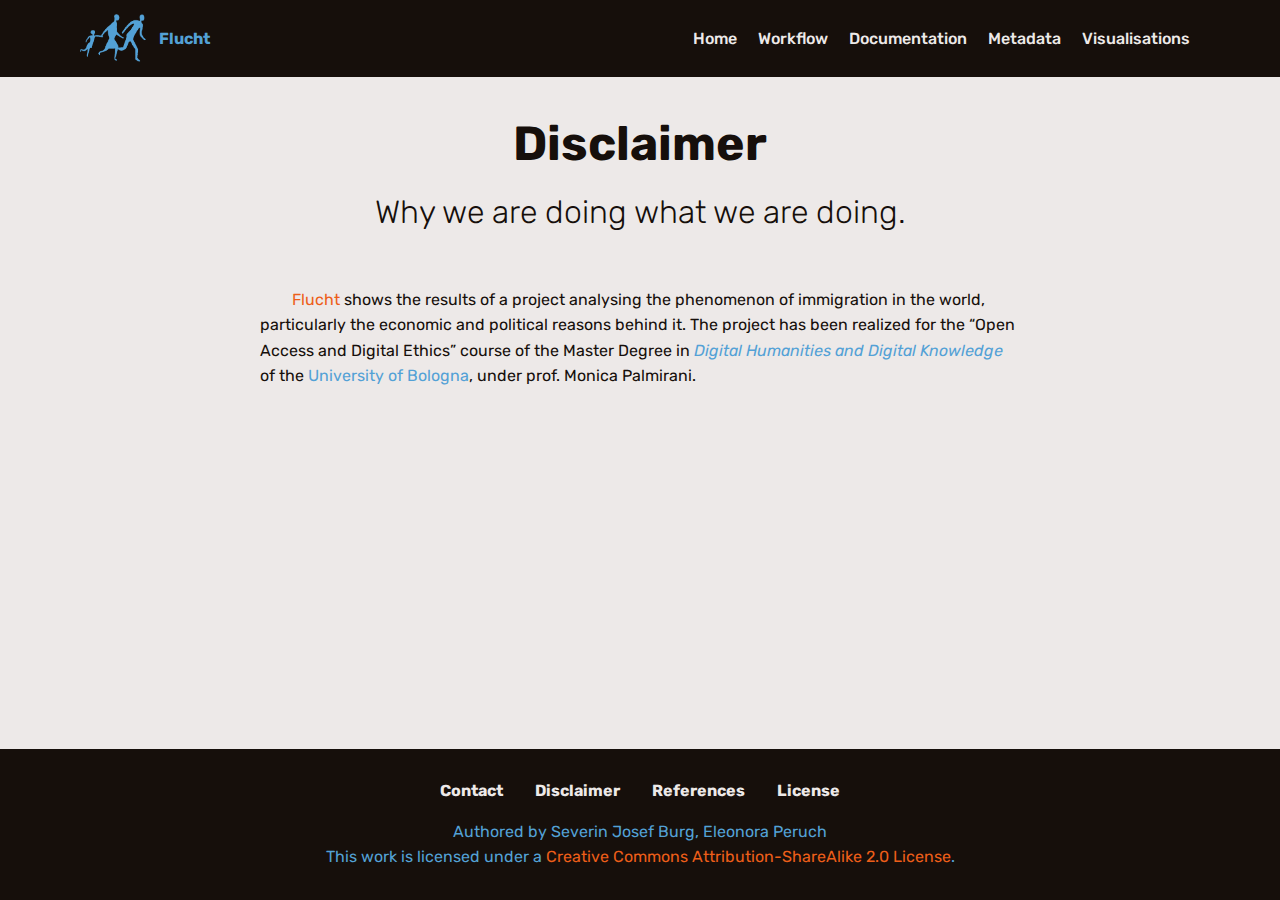
<file: disclaimer.html>
<!DOCTYPE html>
<html  >
<head>
  <!-- Site made with Mobirise Website Builder v4.10.4, https://mobirise.com -->
  <meta charset="UTF-8">
  <meta http-equiv="X-UA-Compatible" content="IE=edge">
  <meta name="generator" content="Mobirise v4.10.4, mobirise.com">
  <meta name="viewport" content="width=device-width, initial-scale=1, minimum-scale=1">
  <link rel="shortcut icon" href="assets/images/eurstars-122x122.png" type="image/x-icon">
  <meta name="description" content="">

  <title>Flucht – Disclaimer</title>
  <link rel="stylesheet" href="assets/web/assets/mobirise-icons/mobirise-icons.css">
  <link rel="stylesheet" href="assets/tether/tether.min.css">
  <link rel="stylesheet" href="assets/bootstrap/css/bootstrap.min.css">
  <link rel="stylesheet" href="assets/bootstrap/css/bootstrap-grid.min.css">
  <link rel="stylesheet" href="assets/bootstrap/css/bootstrap-reboot.min.css">
  <link rel="stylesheet" href="assets/dropdown/css/style.css">
  <link rel="stylesheet" href="assets/socicon/css/styles.css">
  <link rel="stylesheet" href="assets/theme/css/style.css">
  <link rel="stylesheet" href="assets/mobirise/css/mbr-additional.css" type="text/css">
  <link rel="stylesheet" href="assets/sparql/style.css" type="text/css">



</head>
<body>
  <section class="menu cid-rvgZMVDNg8" once="menu" id="menu1-12">



    <nav class="navbar navbar-expand beta-menu navbar-dropdown align-items-center navbar-fixed-top navbar-toggleable-sm">
        <button class="navbar-toggler navbar-toggler-right" type="button" data-toggle="collapse" data-target="#navbarSupportedContent" aria-controls="navbarSupportedContent" aria-expanded="false" aria-label="Toggle navigation">
            <div class="hamburger">
                <span></span>
                <span></span>
                <span></span>
                <span></span>
            </div>
        </button>
        <div class="menu-logo">
          <div class="navbar-brand">
              <span class="navbar-logo">
                  <a href="index.html">
                       <img src="assets/images/logo.png" alt="Illustration of people fleeing" title="" style="height: 3rem;">
                  </a>
              </span>
              <span class="navbar-caption-wrap"><a class="navbar-caption text-primary display-4" href="index.html">Flucht</a></span>
          </div>
        </div>
        <div class="collapse navbar-collapse" id="navbarSupportedContent">
            <ul class="navbar-nav nav-dropdown nav-right" data-app-modern-menu="true"><li class="nav-item">
                    <a class="nav-link link text-white display-4" href="index.html">Home</a>
                </li><li class="nav-item">
                    <a class="nav-link link text-white display-4" href="workflow.html">Workflow</a>
                </li><li class="nav-item"><a class="nav-link link text-white display-4" href="documentation.html">Documentation</a></li><li class="nav-item"><a class="nav-link link text-white display-4" href="metadata.html">Metadata</a></li><li class="nav-item"><a class="nav-link link text-white display-4" href="visualisations.html">Visualisations</a></li></ul>

        </div>
    </nav>
</section>

<section class="engine"><a href="https://mobirise.info/m">web design templates</a></section><section class="mbr-section content4 cid-rvrS6GlQti" id="content4-19">



    <div class="container">
        <div class="media-container-row">
            <div class="title col-12 col-md-8">
                <h2 class="align-center pb-3 mbr-fonts-style display-2"><strong>Disclaimer</strong></h2>
                <h3 class="mbr-section-subtitle align-center mbr-light mbr-fonts-style display-5">Why we are doing what we are doing.</h3>

            </div>
        </div>
    </div>
</section>

<section class="mbr-section article content1 cid-rvsONqItsC" id="content1-1w">



    <div class="container">
        <div class="media-container-row">
            <div class="mbr-text col-12 mbr-fonts-style display-7 col-md-8"><p><span style="font-size: 1rem;">&nbsp; &nbsp;&nbsp;</span><span style="font-size: 1rem;">&nbsp;&nbsp;&nbsp;&nbsp;</span><span style="font-size: 1rem;"><em><a href="index.html">Flucht</a></em> shows the results of a project analysing the phenomenon of immigration in the world, particularly the economic and political reasons behind it. The project has been realized for the “Open Access and Digital Ethics” course of the Master Degree in <a href="https://corsi.unibo.it/2cycle/DigitalHumanitiesKnowledge/" class="text-info" target="_blank"><em>Digital Humanities and Digital Knowledge</em></a> of the <a href="https://www.unibo.it/en" class="text-info" target="_blank">University of Bologna</a>, under prof. Monica Palmirani.</p></div>
        </div>
    </div>
</section>


<p></p>
<p></p>
<p></p>


<section once="footers" class="cid-rvh7pWUyp3 footer-disclaimer" id="footer7-1">





    <div class="container">
        <div class="media-container-row align-center mbr-white">
            <div class="row row-links">
                <ul class="foot-menu">





                <li class="foot-menu-item mbr-fonts-style display-7"><a href="contact.html" class="text-white"><strong>Contact</strong></a></li><li class="foot-menu-item mbr-fonts-style display-7"><a href="disclaimer.html" class="text-white"><strong>Disclaimer</strong></a></li><li class="foot-menu-item mbr-fonts-style display-7"><a href="references.html" class="text-white"><strong>References</strong></a></li><li class="foot-menu-item mbr-fonts-style display-7"><a href="license.html" class="text-white"><strong>License</strong></a></li></ul>
              </div>
              <div class="row row-copirayt">
                  <p class="mbr-text mb-0 mbr-fonts-style mbr-white align-center display-7">Authored by Severin Josef Burg, Eleonora Peruch
                  <br />This work is licensed under a <a href="https://creativecommons.org/licenses/by-sa/2.0/" target="_blank">Creative Commons Attribution-ShareAlike 2.0 License</a>.</p>
              </div>
        </div>
    </div>
</section>

  <script src="assets/web/assets/jquery/jquery.min.js"></script>
  <script src="assets/popper/popper.min.js"></script>
  <script src="assets/tether/tether.min.js"></script>
  <script src="assets/bootstrap/js/bootstrap.min.js"></script>
  <script src="assets/smoothscroll/smooth-scroll.js"></script>
  <script src="assets/dropdown/js/nav-dropdown.js"></script>
  <script src="assets/dropdown/js/navbar-dropdown.js"></script>
  <script src="assets/touchswipe/jquery.touch-swipe.min.js"></script>
  <script src="assets/theme/js/script.js"></script>


</body>
</html>
</file>
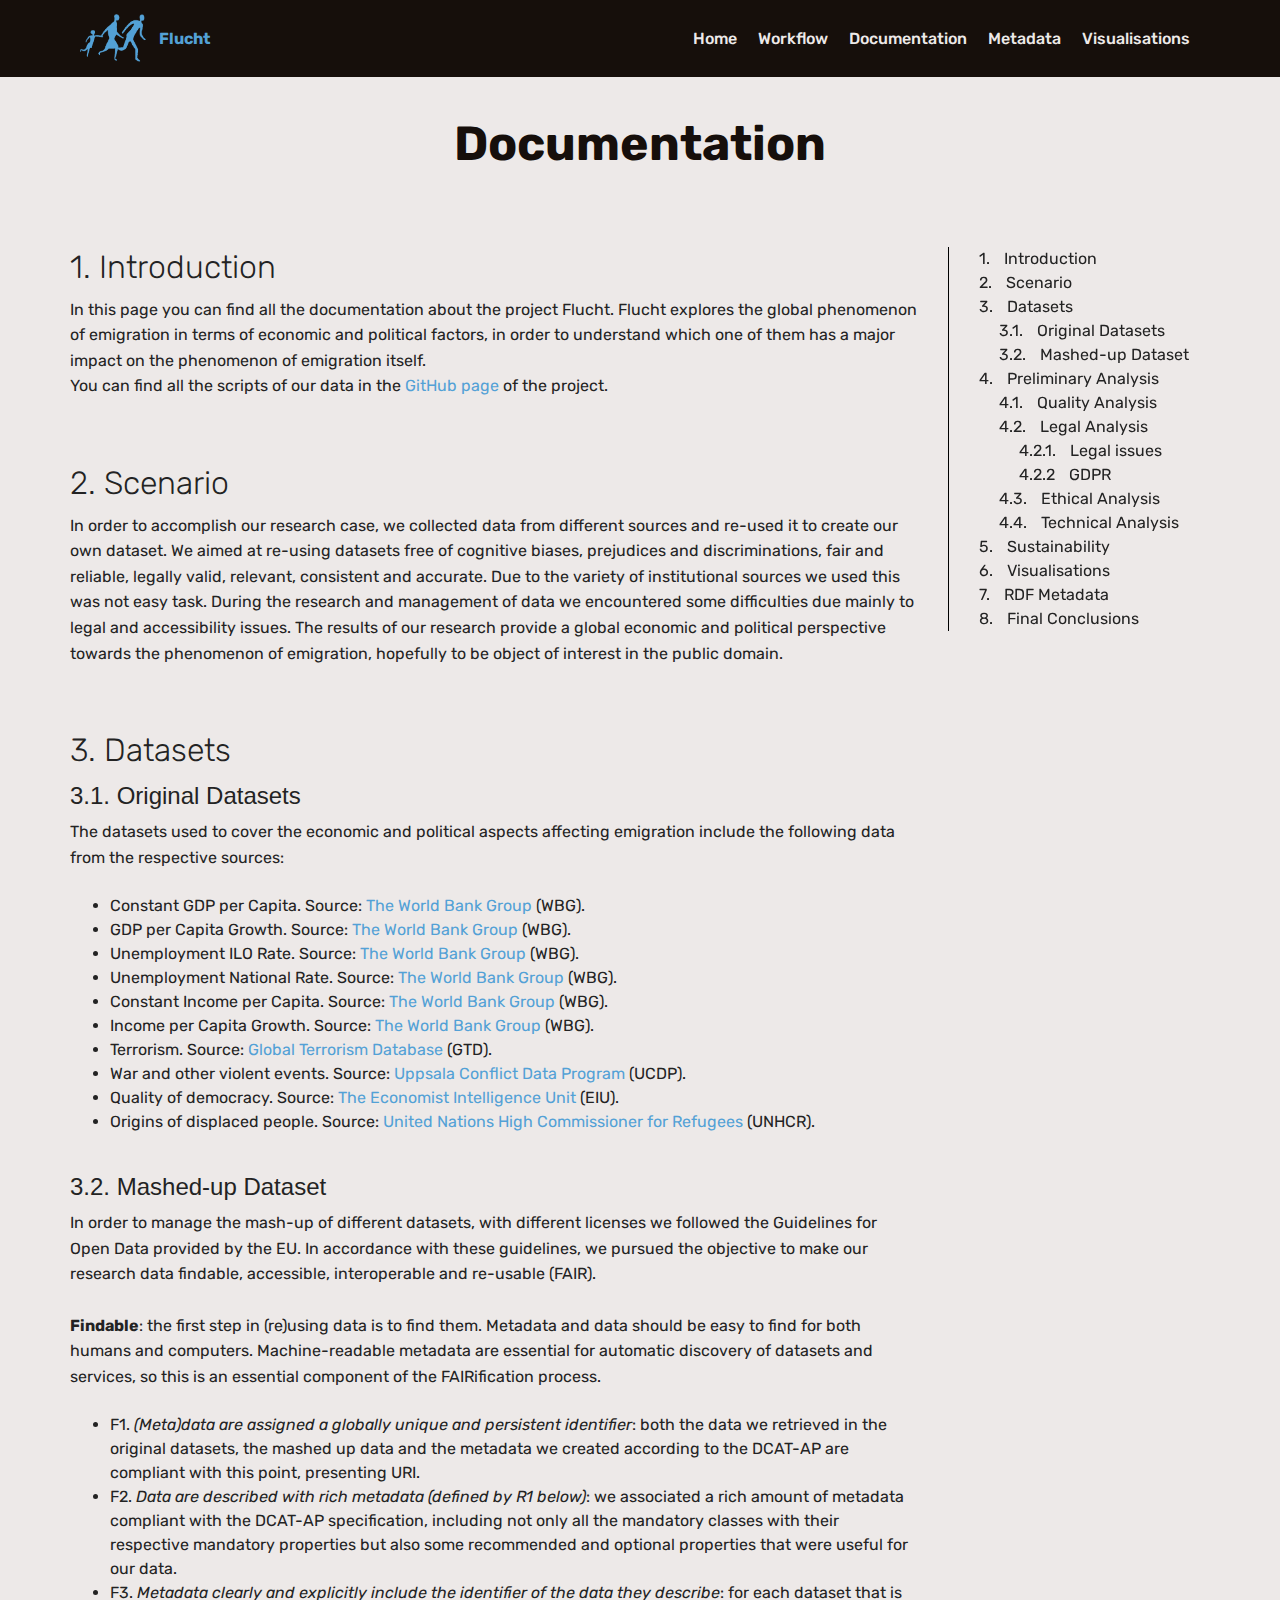
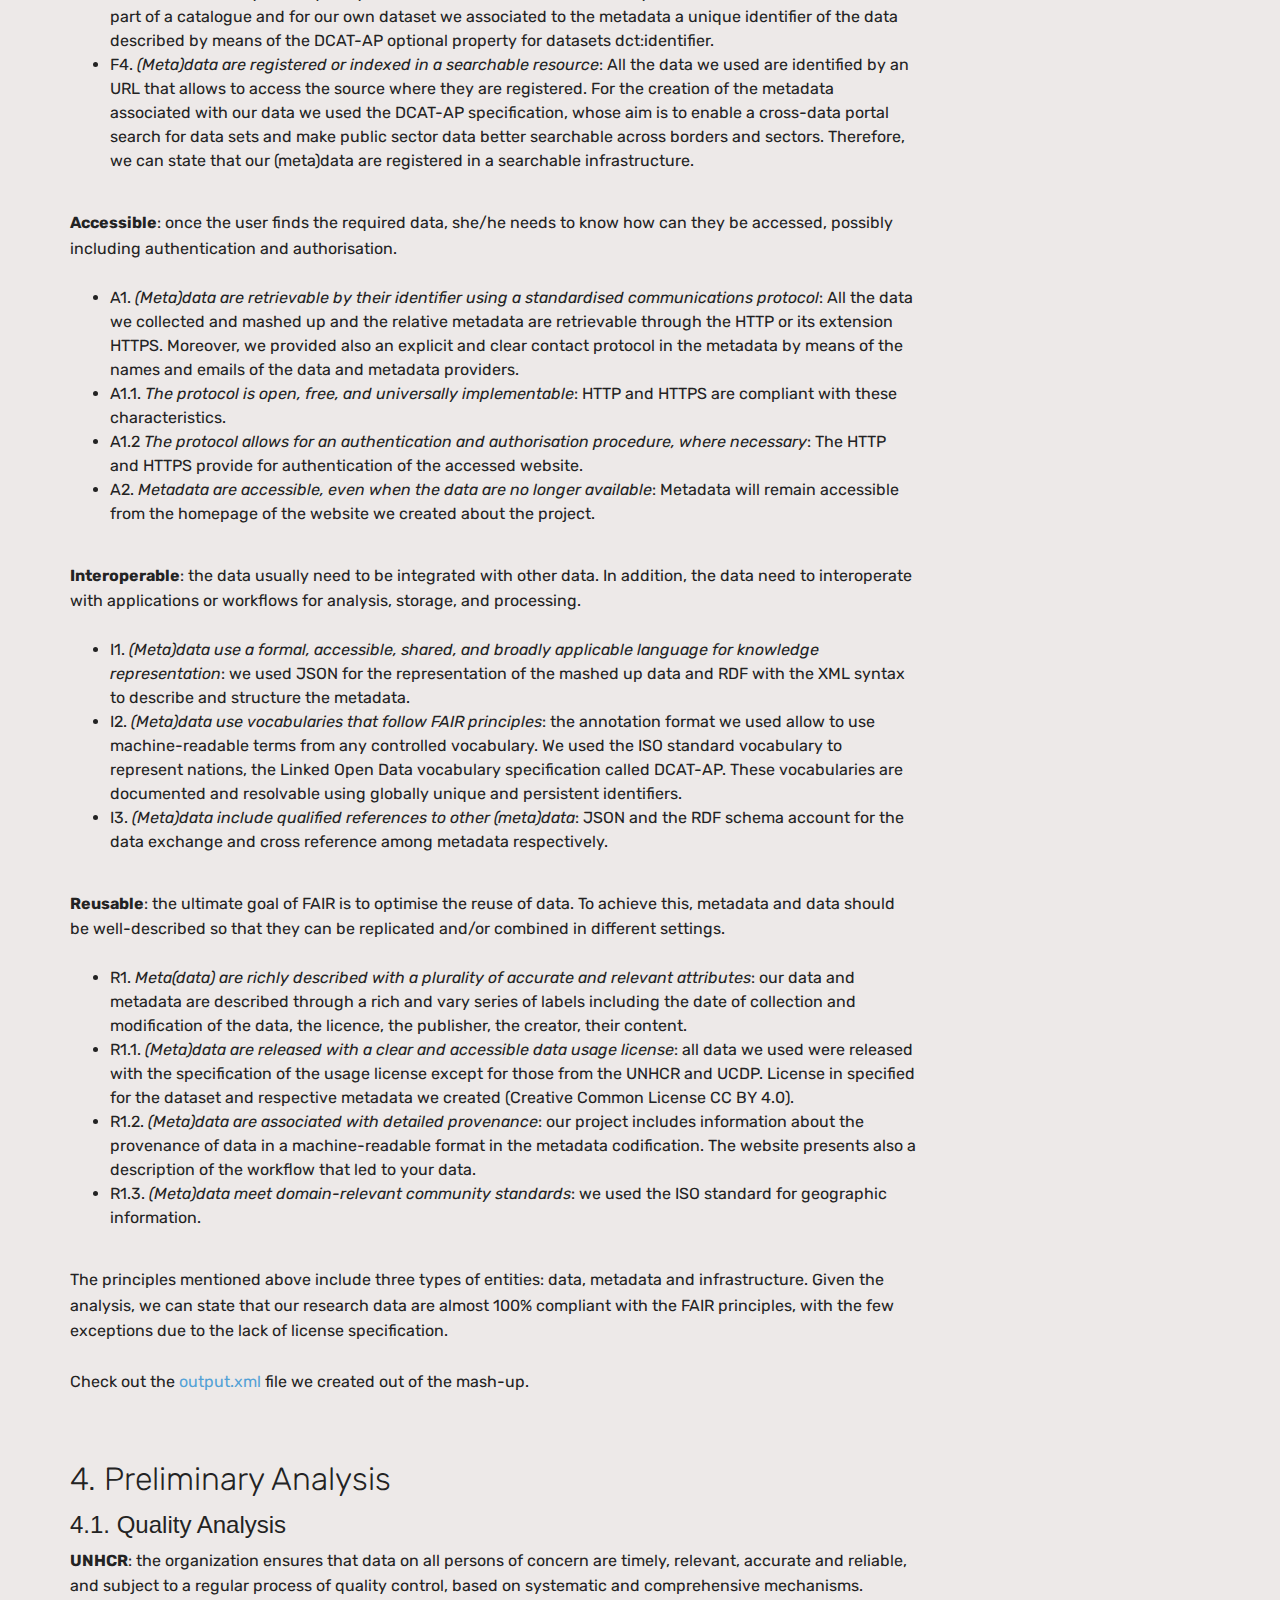
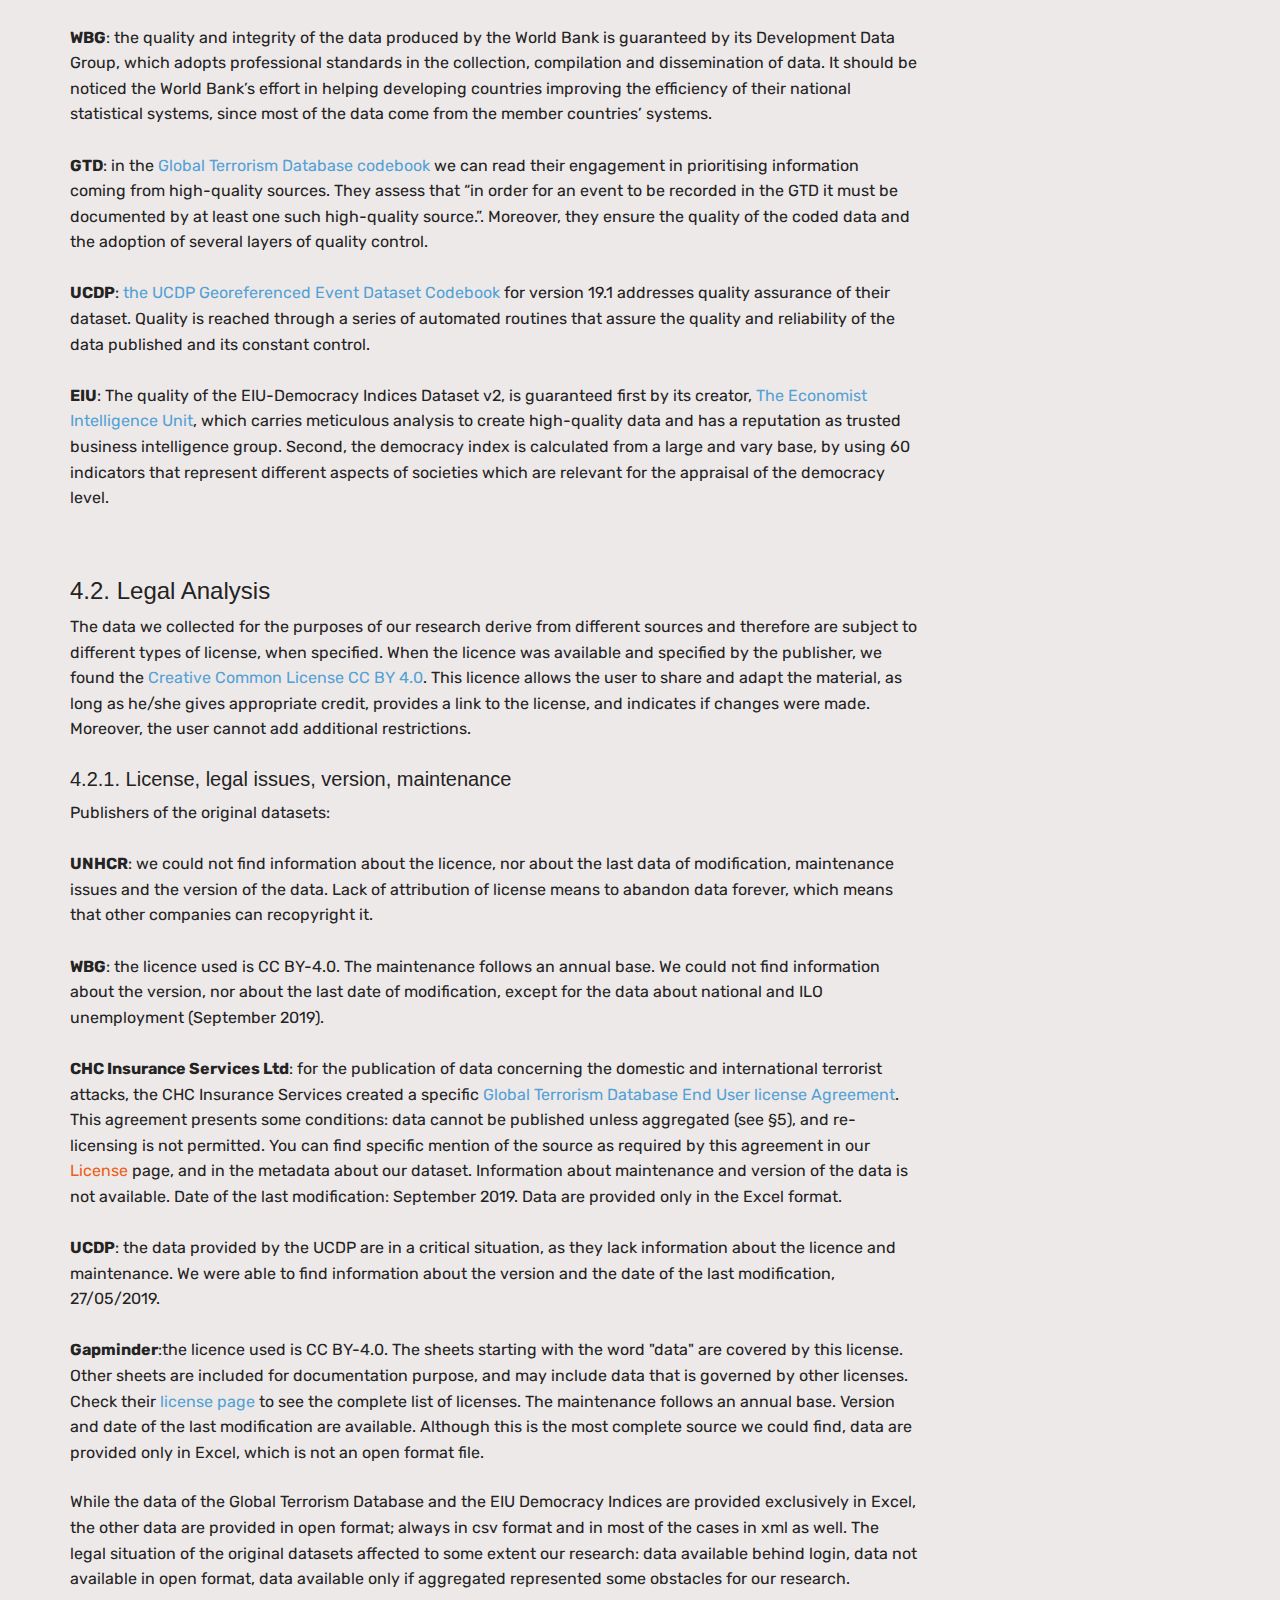
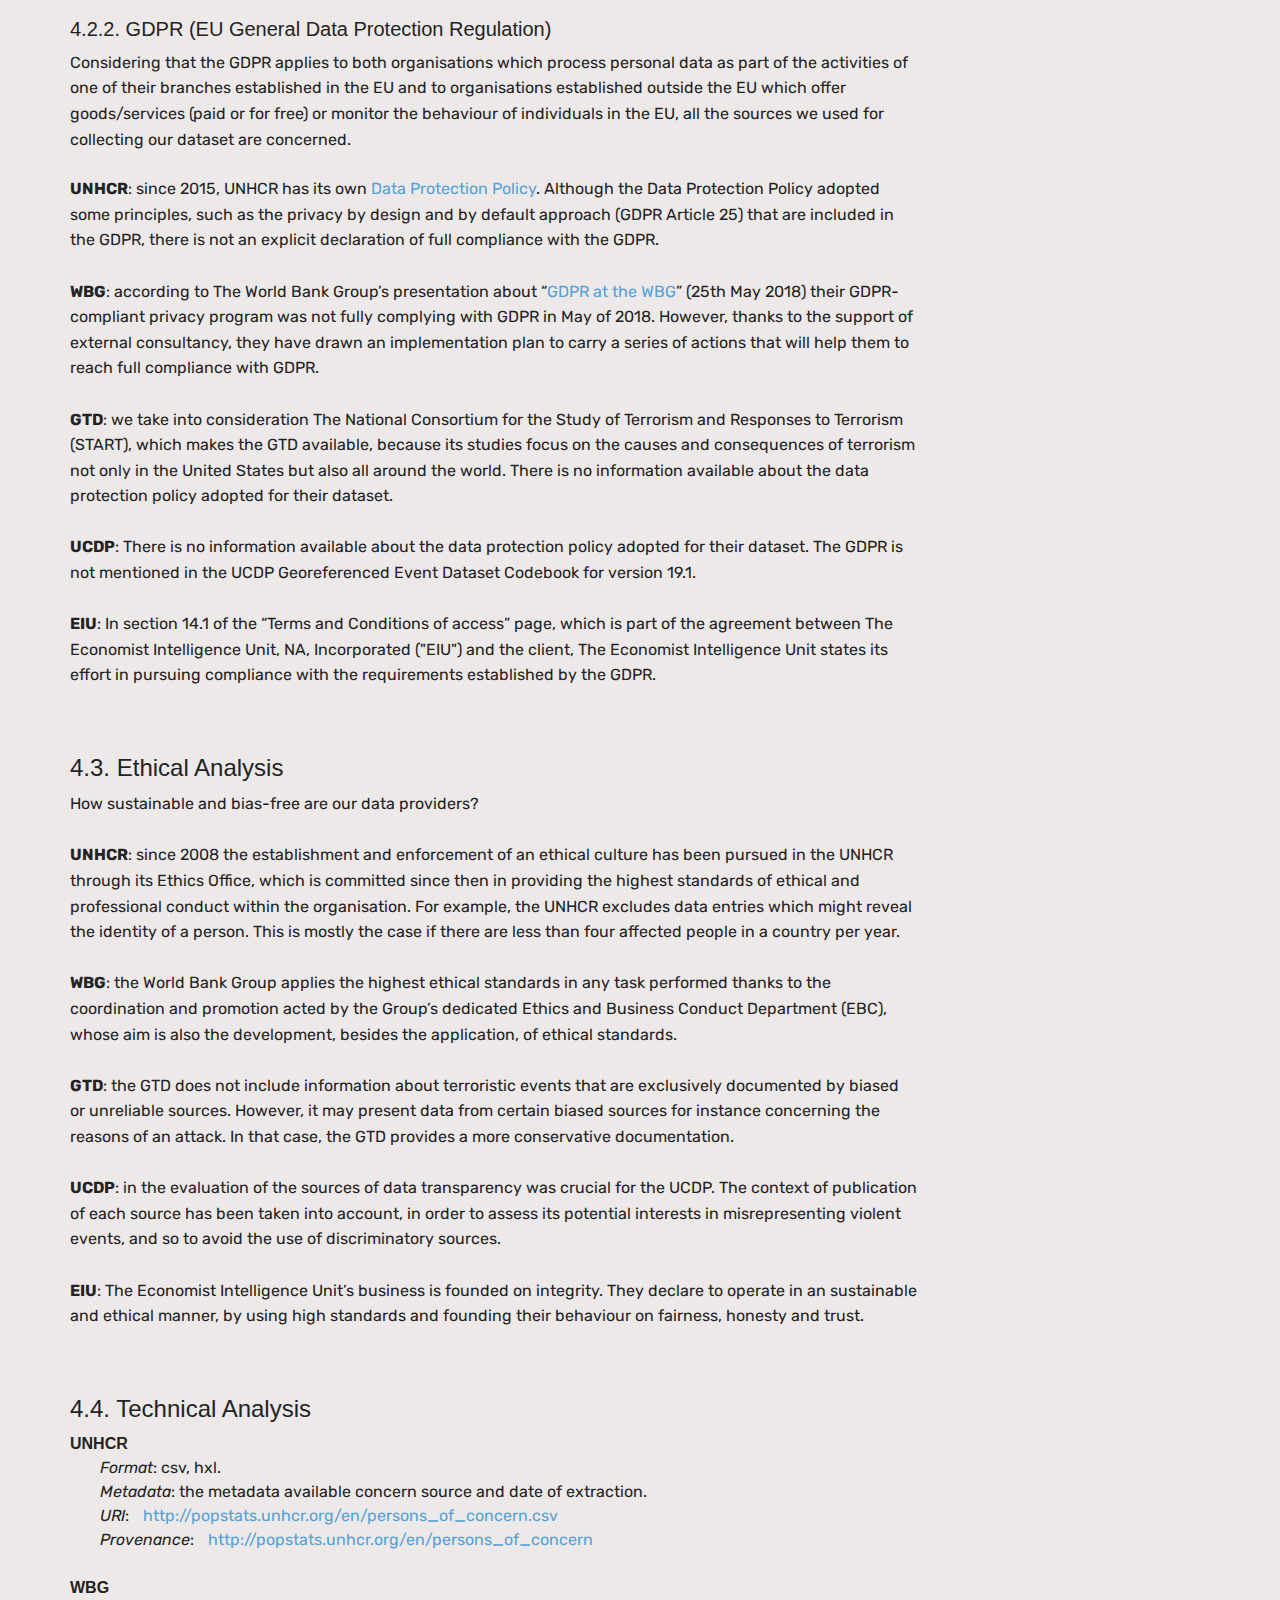
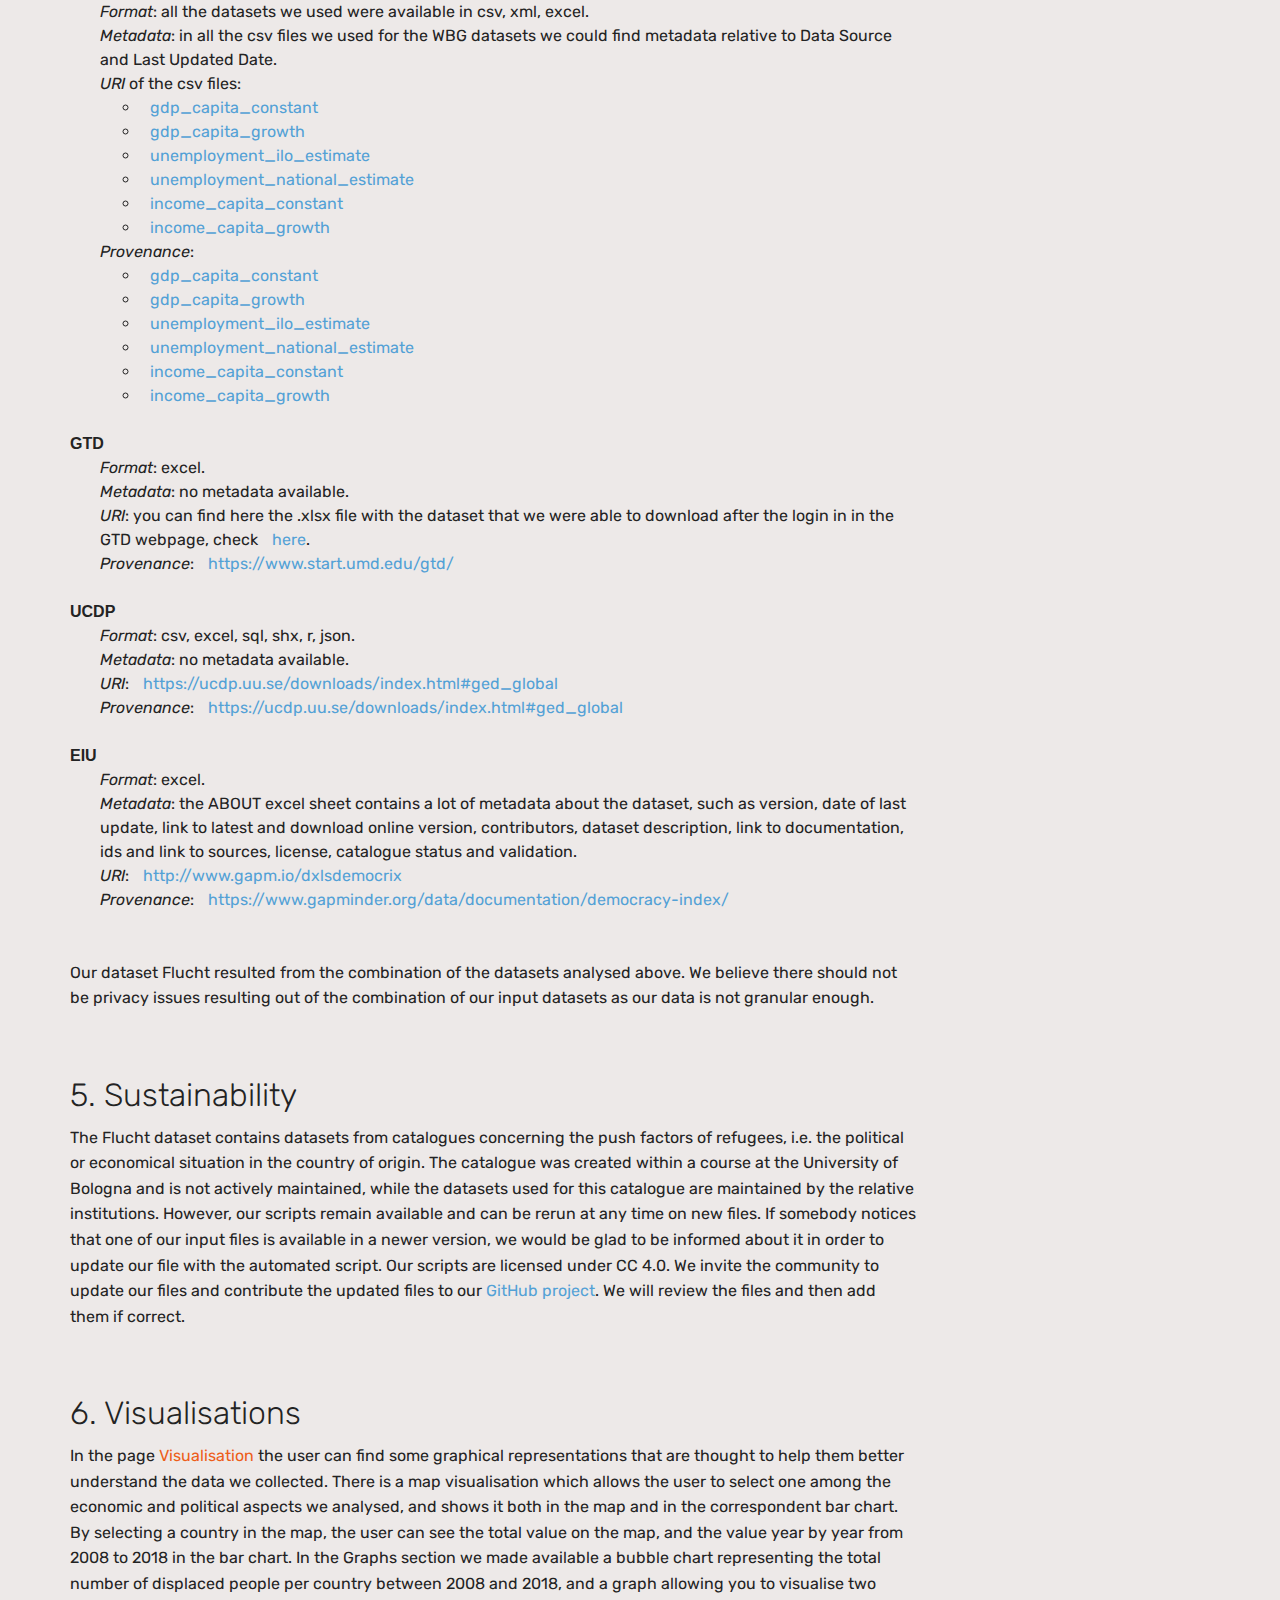
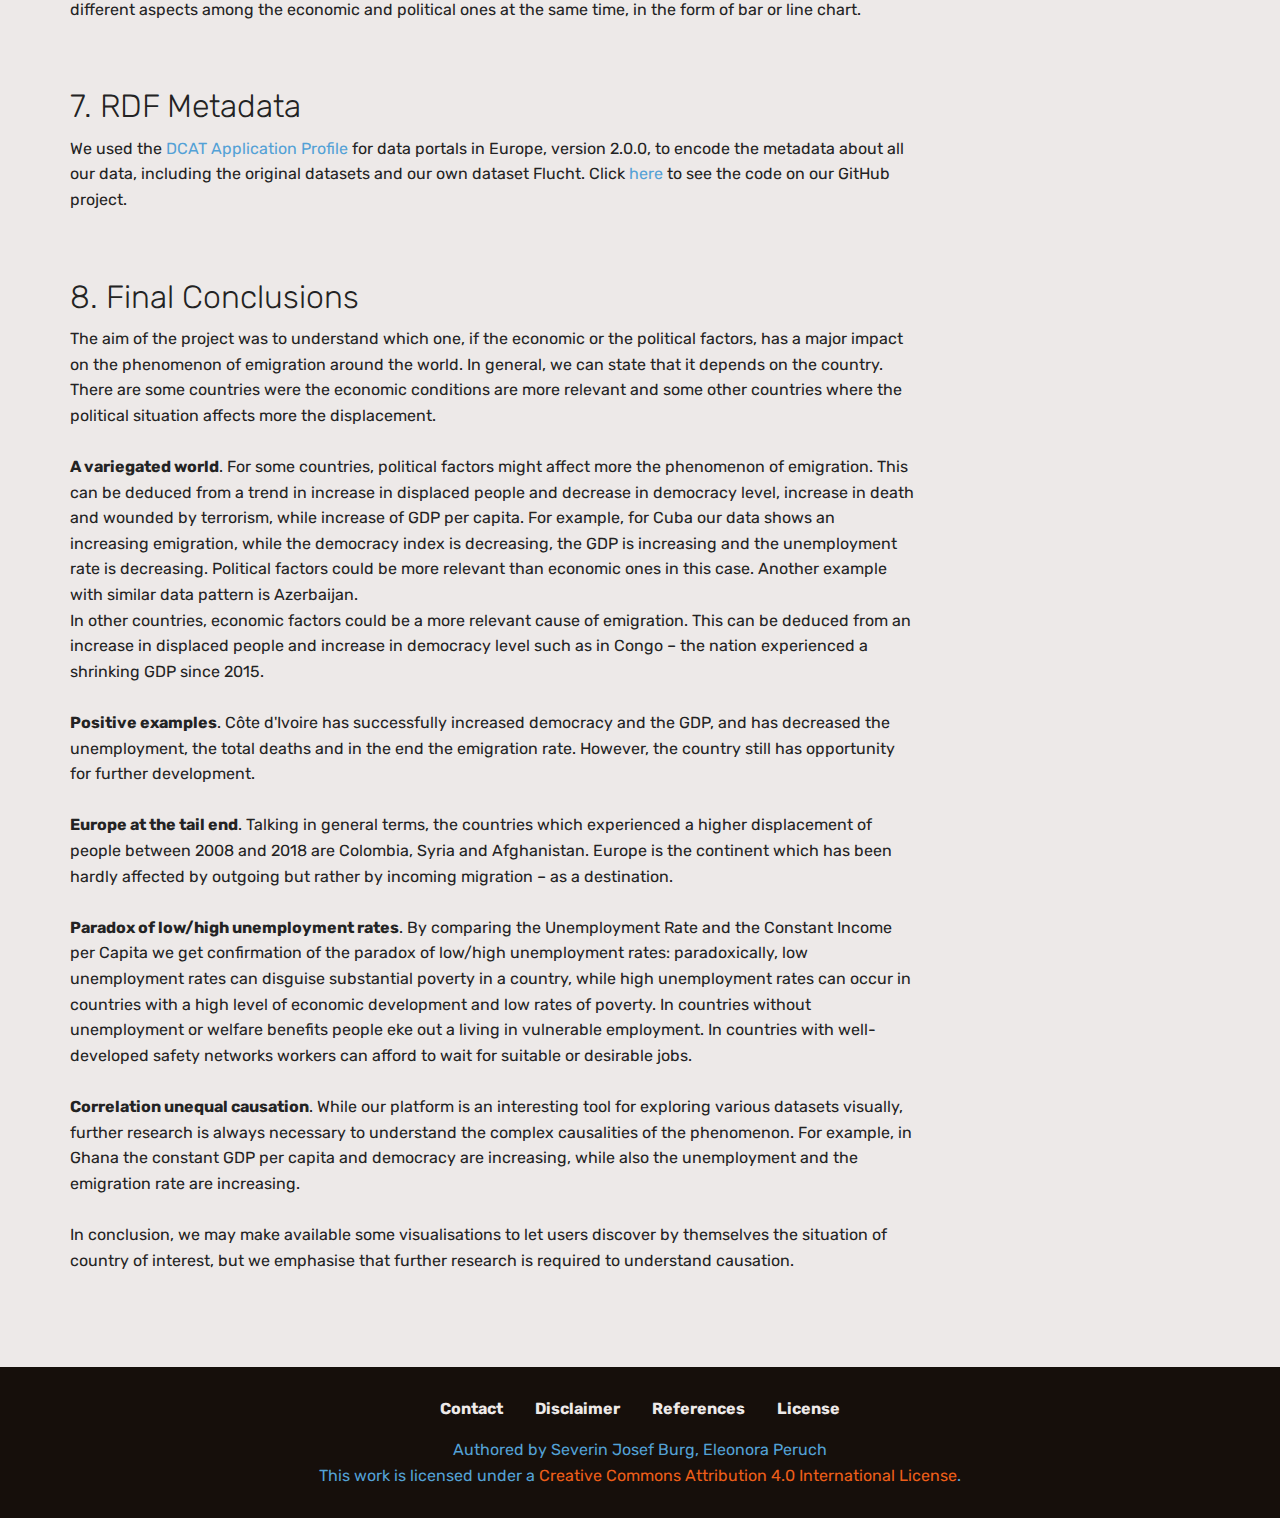
<file: documentation.html>
<!DOCTYPE html>
<html  >
<head>
  <meta charset="UTF-8">
  <meta http-equiv="X-UA-Compatible" content="IE=edge">
  <meta name="viewport" content="width=device-width, initial-scale=1, minimum-scale=1">
  <link rel="shortcut icon" href="assets/images/eurstars-122x122.png" type="image/x-icon">
  <meta name="description" content="">

  <title>Flucht – Documentation</title>
  <link rel="stylesheet" href="assets/web/assets/mobirise-icons/mobirise-icons.css">
  <link rel="stylesheet" href="assets/tether/tether.min.css">
  <link rel="stylesheet" href="assets/bootstrap/css/bootstrap.min.css">
  <link rel="stylesheet" href="assets/bootstrap/css/bootstrap-grid.min.css">
  <link rel="stylesheet" href="assets/bootstrap/css/bootstrap-reboot.min.css">
  <link rel="stylesheet" href="assets/socicon/css/styles.css">
  <link rel="stylesheet" href="assets/dropdown/css/style.css">
  <link rel="stylesheet" href="assets/theme/css/style.css">
  <link rel="stylesheet" href="assets/mobirise/css/mbr-additional.css" type="text/css">
  <link rel="stylesheet" href="assets/theme/css/documentation.css">

  <!-- Highlight.js -->
  <link rel="stylesheet" href="assets/highlightjs/highlight.css">
  <script src="assets/highlightjs/highlight.pack.js"></script>
  <script>hljs.initHighlightingOnLoad();</script>

  <script src="https://ajax.googleapis.com/ajax/libs/jquery/3.4.1/jquery.min.js"></script>

</head>
<body>
  <section class="menu cid-rvgZMVDNg8" once="menu" id="menu1-g">



    <nav class="navbar navbar-expand beta-menu navbar-dropdown align-items-center navbar-fixed-top navbar-toggleable-sm">
        <button class="navbar-toggler navbar-toggler-right" type="button" data-toggle="collapse" data-target="#navbarSupportedContent" aria-controls="navbarSupportedContent" aria-expanded="false" aria-label="Toggle navigation">
            <div class="hamburger">
                <span></span>
                <span></span>
                <span></span>
                <span></span>
            </div>
        </button>
        <div class="menu-logo">
          <div class="navbar-brand">
              <span class="navbar-logo">
                  <a href="index.html">
                       <img src="assets/images/logo.png" alt="Illustration of people fleeing" style="height: 3rem;">
                  </a>
              </span>
              <span class="navbar-caption-wrap"><a class="navbar-caption text-primary display-4" href="index.html">Flucht</a></span>
          </div>
        </div>
        <div class="collapse navbar-collapse" id="navbarSupportedContent">
            <ul class="navbar-nav nav-dropdown nav-right" data-app-modern-menu="true"><li class="nav-item">
                    <a class="nav-link link text-white display-4" href="index.html">Home</a>
                </li><li class="nav-item">
                    <a class="nav-link link text-white display-4" href="workflow.html">Workflow</a>
                </li><li class="nav-item"><a class="nav-link link text-white display-4" href="documentation.html">Documentation</a></li><li class="nav-item"><a class="nav-link link text-white display-4" href="metadata.html">Metadata</a></li><li class="nav-item"><a class="nav-link link text-white display-4" href="visualisations.html">Visualisations</a></li></ul>

        </div>
    </nav>
</section>

<section class="engine"><a href="https://mobirise.info/u">bootstrap html templates</a></section><section class="mbr-section content4 cid-rvhKJA0ILc" id="content4-q">



    <div class="container">
        <div class="media-container-row">
            <div class="title col-12 col-l-8">
              <h2 class="align-center pb-3 mbr-fonts-style display-2"><strong>Documentation</strong></h2>
            </div>
        </div>
    </div>
</section>


<section class="cid-rvhLFeJf7A">
  <div class="container">
    <div class="row">
      <div class="col-9">
        <div id="introduction" class="anchor">
          <h3 class="mbr-section-subtitle mbr-light mbr-fonts-style display-5">1. Introduction</h3>
          <p class="mbr-text pb-5 mbr-fonts-style display-7">
          In this page you can find all the documentation about the project Flucht. Flucht explores the global phenomenon of emigration in terms of economic and political factors, in order to understand which one of them has a major impact on the phenomenon of emigration itself.<br>
            You can find all the scripts of our data in the <a href="https://github.com/Flucht/flucht.github.io" class="text-info" target="_blank">GitHub page</a> of the project.
          </p>
        </div>
        <div id="scenario" class="anchor">
          <h3 class="mbr-section-subtitle mbr-fonts-style mbr-light display-5">2. Scenario</h3>
          <p class="mbr-text pb-5 mbr-fonts-style display-7">
          In order to accomplish our research case, we collected data from different sources and re-used it to create our own dataset. We aimed at re-using datasets free of cognitive biases, prejudices and discriminations, fair and reliable, legally valid, relevant, consistent and accurate. Due to the variety of institutional sources we used this was not easy task. During the research and management of data we encountered some difficulties due mainly to legal and accessibility issues. The results of our research provide a global economic and political perspective towards the phenomenon of emigration, hopefully to be object of interest in the public domain.
          </p>
        </div>
        <div id="datasets" class="anchor">
          <h3 class="mbr-section-subtitle mbr-fonts-style mbr-light display-5">3. Datasets</h3>
          <div id="dataset1" class="anchor">
            <h4 class="mbr-section-subtitle mbr-light mbr-fonts-style">3.1. Original Datasets</h4>
            <p class="mbr-text pb-2 mbr-fonts-style display-7">
              The datasets used to cover the economic and political aspects affecting emigration include the following data from the respective sources:
             <ul class="mbr-timeline-text mbr-fonts-style display-7">
               <li>Constant GDP per Capita. Source: <a href="https://www.worldbank.org" class="text-info" target="_blank">The World Bank Group</a> (WBG).</li>
               <li>GDP per Capita Growth. Source: <a href="https://www.worldbank.org" class="text-info" target="_blank">The World Bank Group</a> (WBG).</li>
               <li>Unemployment ILO Rate. Source: <a href="https://www.worldbank.org" class="text-info" target="_blank">The World Bank Group</a> (WBG).</li>
               <li>Unemployment National Rate. Source: <a href="https://www.worldbank.org" class="text-info" target="_blank">The World Bank Group</a> (WBG).</li>
               <li>Constant Income per Capita. Source: <a href="https://www.worldbank.org" class="text-info" target="_blank">The World Bank Group</a> (WBG).</li>
               <li>Income per Capita Growth. Source: <a href="https://www.worldbank.org" class="text-info" target="_blank">The World Bank Group</a> (WBG).</li>
               <li>Terrorism. Source: <a href="https://www.start.umd.edu/gtd/" class="text-info" target="_blank">Global Terrorism Database</a> (GTD).</li>
               <li>War and other violent events. Source: <a href="https://ucdp.uu.se/" class="text-info" target="_blank">Uppsala Conflict Data Program</a> (UCDP).</li>
               <li>Quality of democracy. Source: <a href="https://www.eiu.com/n/" class="text-info" target="_blank">The Economist Intelligence Unit</a> (EIU).</li>
               <li>Origins of displaced people. Source: <a href="http://popstats.unhcr.org/en/overview" class="text-info" target="_blank">United Nations High Commissioner for Refugees</a> (UNHCR).</li>
             </ul>
            </p>
          </div>
          <div id="dataset2" class="anchor">
            <h4 class="mbr-section-subtitle mbr-light mbr-fonts-style">3.2. Mashed-up Dataset</h4>
            <p class="mbr-text pb-2 mbr-fonts-style display-7">
              In order to manage the mash-up of different datasets, with different licenses we followed the Guidelines for Open Data provided by the EU. In accordance with these guidelines, we pursued the objective to make our research data findable, accessible, interoperable and re-usable (FAIR).<br><br>
              <strong>Findable</strong>: the first step in (re)using data is to find them. Metadata and data should be easy to find for both humans and computers. Machine-readable metadata are essential for automatic discovery of datasets and services, so this is an essential component of the FAIRification process.
            </p>
            <ul class="mbr-timeline-text mbr-fonts-style display-7">
              <li>F1. <i>(Meta)data are assigned a globally unique and persistent identifier</i>: both the data we retrieved in the original datasets, the mashed up data and the metadata we created according to the DCAT-AP are compliant with this point, presenting URI.</li>
              <li>F2. <i>Data are described with rich metadata (defined by R1 below)</i>: we associated a rich amount of metadata compliant with the DCAT-AP specification, including not only all the mandatory classes with their respective mandatory properties but also some recommended and optional properties that were useful for our data.</li>
              <li>F3. <i>Metadata clearly and explicitly include the identifier of the data they describe</i>: for each dataset that is part of a catalogue and for our own dataset we associated to the metadata a unique identifier of the data described by means of the DCAT-AP optional property for datasets dct:identifier.</li>
              <li>F4. <i>(Meta)data are registered or indexed in a searchable resource</i>: All the data we used are identified by an URL that allows to access the source where they are registered. For the creation of the metadata associated with our data we used the DCAT-AP specification, whose aim is to enable a cross-data portal search for data sets and make public sector data better searchable across borders and sectors. Therefore, we can state that our (meta)data are registered in a searchable infrastructure.</li>
            </ul>
            <p class="mbr-text pb-2 mbr-fonts-style display-7"><strong>Accessible</strong>: once the user finds the required data, she/he needs to know how can they be accessed, possibly including authentication and authorisation.</p>
            <ul class="mbr-timeline-text mbr-fonts-style display-7">
              <li>A1. <i>(Meta)data are retrievable by their identifier using a standardised communications protocol</i>: All the data we collected and mashed up and the relative metadata are retrievable through the HTTP or its extension HTTPS. Moreover, we provided also an explicit and clear contact protocol in the metadata by means of the names and emails of the data and metadata providers.</li>
              <li>A1.1. <i>The protocol is open, free, and universally implementable</i>: HTTP and HTTPS are compliant with these characteristics.</li>
              <li>A1.2 <i>The protocol allows for an authentication and authorisation procedure, where necessary</i>: The HTTP and HTTPS provide for authentication of the accessed website.</li>
              <li>A2. <i>Metadata are accessible, even when the data are no longer available</i>: Metadata will remain accessible from the homepage of the website we created about the project.</li>
            </ul>
            <p class="mbr-text pb-2 mbr-fonts-style display-7"><strong>Interoperable</strong>: the data usually need to be integrated with other data. In addition, the data need to interoperate with applications or workflows for analysis, storage, and processing.</p>
            <ul class="mbr-timeline-text mbr-fonts-style display-7">
              <li>I1. <i>(Meta)data use a formal, accessible, shared, and broadly applicable language for knowledge representation</i>: we used JSON for the representation of the mashed up data and RDF with the XML syntax to describe and structure the metadata.</li>
              <li>I2. <i>(Meta)data use vocabularies that follow FAIR principles</i>: the annotation format we used allow to use machine-readable terms from any controlled vocabulary. We used the ISO standard vocabulary to represent nations, the Linked Open Data vocabulary specification called DCAT-AP. These vocabularies are documented and resolvable using globally unique and persistent identifiers.</li>
              <li>I3. <i>(Meta)data include qualified references to other (meta)data</i>: JSON and the RDF schema account for the data exchange and cross reference among metadata respectively.</li>
            </ul>
            <p class="mbr-text pb-2 mbr-fonts-style display-7"><strong>Reusable</strong>: the ultimate goal of FAIR is to optimise the reuse of data. To achieve this, metadata and data should be well-described so that they can be replicated and/or combined in different settings.</p>
            <ul class="mbr-timeline-text mbr-fonts-style display-7">
              <li>R1. <i>Meta(data) are richly described with a plurality of accurate and relevant attributes</i>: our data and metadata are described through a rich and vary series of labels including the date of collection and modification of the data, the licence, the publisher, the creator, their content.</li>
              <li>R1.1. <i>(Meta)data are released with a clear and accessible data usage license</i>: all data we used were released with the specification of the usage license except for those from the UNHCR and UCDP. License in specified for the dataset and respective metadata we created (Creative Common License CC BY 4.0).</li>
              <li>R1.2. <i>(Meta)data are associated with detailed provenance</i>: our project includes information about the provenance of data in a machine-readable format in the metadata codification. The website presents also a description of the workflow that led to your data.</li>
              <li>R1.3. <i>(Meta)data meet domain-relevant community standards</i>: we used the ISO standard for geographic information.</li>
            </ul>
            <p class="mbr-text pb-5 mbr-fonts-style display-7">The principles mentioned above include three types of entities: data, metadata and infrastructure. Given the analysis, we can state that our research data are almost 100% compliant with the FAIR principles, with the few exceptions due to the lack of license specification.<br><br>
            Check out the <a href="https://raw.githubusercontent.com/Flucht/flucht.github.io/master/data/output.xml" class="text-info" target="_blank">output.xml</a> file we created out of the mash-up.</p>
          </div>
        </div>
        <div id="analysis" class="anchor">
          <h3 class="mbr-section-subtitle mbr-fonts-style mbr-light display-5">4. Preliminary Analysis</h3>
          <div id="quality" class="anchor">
            <h4 class="mbr-section-subtitle mbr-light mbr-fonts-style">4.1. Quality Analysis</h4>
            <p class="mbr-text pb-5 mbr-fonts-style display-7">
              <strong>UNHCR</strong>:  the organization ensures that data on all persons of concern are timely, relevant, accurate and reliable, and subject to a regular process of quality control, based on systematic and comprehensive mechanisms.<br><br>
              <strong>WBG</strong>: the quality and integrity of the data produced by the World Bank is guaranteed by its Development Data Group, which adopts professional standards in the collection, compilation and dissemination of data. It should be noticed the World Bank’s effort in helping developing countries improving the efficiency of their national statistical systems, since most of the data come from the member countries’ systems.<br><br>
              <strong>GTD</strong>: in the <a href="https://www.start.umd.edu/gtd/downloads/Codebook.pdf" class="text-info" target="_blank">Global Terrorism Database codebook</a> we can read their engagement in prioritising information coming from high-quality sources. They assess that “in order for an event to be recorded in the GTD it must be documented by at least one such high-quality source.”. Moreover, they ensure the quality of the coded data and the adoption of several layers of quality control.<br><br>
              <strong>UCDP</strong>: <a href="https://ucdp.uu.se/downloads/ged/ged191.pdf" class="text-info" target="_blank">the UCDP Georeferenced Event Dataset Codebook</a> for version 19.1 addresses quality assurance of their dataset. Quality is reached through a series of automated routines that assure the quality and reliability of the data published and its constant control.<br><br>
              <strong>EIU</strong>: The quality of the EIU-Democracy Indices Dataset v2, is guaranteed first by its creator, <a href="https://www.eiu.com/n/" class="text-info" target="_blank">The Economist Intelligence Unit</a>, which carries meticulous analysis to create high-quality data and has a reputation as trusted business intelligence group. Second, the democracy index is calculated from a large and vary base, by using 60 indicators that represent different aspects of societies which are relevant for the appraisal of the democracy level.
            </p>
          </div>
          <div id="legal" class="anchor">
            <h4 class="mbr-section-subtitle mbr-light mbr-fonts-style">4.2. Legal Analysis</h4>
            <p class="mbr-text pb-2 mbr-fonts-style display-7">
              The data we collected for the purposes of our research derive from different sources and therefore are subject to different types of license, when specified. When the licence was available and specified by the publisher, we found the <a href="https://creativecommons.org/licenses/by/4.0/" class="text-info" target="_blank">Creative Common License CC BY 4.0</a>. This licence allows the user to share and adapt the material, as long as he/she gives appropriate credit, provides a link to the license, and indicates if changes were made. Moreover, the user cannot add additional restrictions.
            </p>
            <div id="legal1" class="anchor">
              <h5 class="mbr-section-subtitle mbr-light mbr-fonts-style">4.2.1. License, legal issues, version, maintenance</h5>
              <p class="mbr-text pb-2 mbr-fonts-style display-7">Publishers of the original datasets:<br><br>
                <strong>UNHCR</strong>: we could not find information about the licence, nor about the last data of modification, maintenance issues and the version of the data. Lack of attribution of license means to abandon data forever, which means that other companies can recopyright it.<br><br>
                <strong>WBG</strong>: the licence used is CC BY-4.0. The maintenance follows an annual base. We could not find information about the version, nor about the last date of modification, except for the data about national and ILO unemployment (September 2019).<br><br>
                <strong>CHC Insurance Services Ltd</strong>: for the publication of data concerning the domestic and international terrorist attacks, the CHC Insurance Services created a specific <a href="https://www.start.umd.edu/gtd/wp-content/uploads/2019/11/CHC_GTD_EULA_NonCommercialUser_2019_V1.5.pdf" class="text-info" target="_blank">Global Terrorism Database End User license Agreement</a>. This agreement presents some conditions: data cannot be published unless aggregated (see §5), and re-licensing is not permitted. You can find specific mention of the source as required by this agreement in our <a href="license.html">License</a> page, and in the metadata about our dataset. Information about maintenance and version of the data is not available. Date of the last modification: September 2019. Data are provided only in the Excel format.<br><br>
                <strong>UCDP</strong>: the data provided by the UCDP are in a critical situation, as they lack information about the licence and maintenance. We were able to find information about the version and the date of the last modification, 27/05/2019.<br><br>
                <strong>Gapminder</strong>:the licence used is CC BY-4.0. The sheets starting with the word "data" are covered by this license. Other sheets are included for documentation purpose, and may include data that is governed by other licenses. Check their <a href="https://docs.google.com/document/d/1-RmthhS2EPMK_HIpnPctcXpB0n7ADSWnXa5Hb3PxNq4/edit" class="text-info" target="_blank">license page</a> to see the complete list of licenses. The maintenance follows an annual base. Version and date of the last modification are available. Although this is the most complete source we could find, data are provided only in Excel, which is not an open format file.
              </p>
              <p class="mbr-text pb-2 mbr-fonts-style display-7">
                While the data of the Global Terrorism Database and the EIU Democracy Indices are provided exclusively in Excel, the other data are provided in open format; always in csv format and in most of the cases in xml as well. The legal situation of the original datasets affected to some extent our research: data available behind login, data not available in open format, data available only if aggregated represented some obstacles for our research.
              </p>
            </div>
            <div id="legal2" class="anchor">
              <h5 class="mbr-section-subtitle mbr-light mbr-fonts-style">4.2.2. GDPR (EU General Data Protection Regulation)</h5>
              <p class="mbr-text pb-2 mbr-fonts-style display-7">
                Considering that the GDPR applies to both organisations which process personal data as part of the activities of one of their branches established in the EU and to organisations established outside the EU which offer goods/services (paid or for free) or monitor the behaviour of individuals in the EU, all the sources we used for collecting our dataset are concerned.
              </p>
              <p class="mbr-text pb-5 mbr-fonts-style display-7">
                <strong>UNHCR</strong>: since 2015, UNHCR has its own <a href="https://www.refworld.org/pdfid/55643c1d4.pdf" class="text-info" target="_blank">Data Protection Policy</a>. Although the Data Protection Policy adopted some principles, such as the privacy by design and by default approach (GDPR Article 25) that are included in the GDPR, there is not an explicit declaration of full compliance with the GDPR.<br><br>
                <strong>WBG</strong>: according to The World Bank Group’s presentation about “<a href="https://www.ica.org/sites/default/files/10-2018-05-25_-_44th_sio_meeting_-_gdpr_at_the_wbg.pdf" class="text-info" target="_blank">GDPR at the WBG</a>” (25th May 2018) their GDPR-compliant privacy program was not fully complying with GDPR in May of 2018. However, thanks to the support of external consultancy, they have drawn an implementation plan to carry a series of actions that will help them to reach full compliance with GDPR.<br><br>
                <strong>GTD</strong>: we take into consideration The National Consortium for the Study of Terrorism and Responses to Terrorism (START), which makes the GTD available, because its studies focus on the causes and consequences of terrorism not only in the United States but also all around the world. There is no information available about the data protection policy adopted for their dataset.<br><br>
                <strong>UCDP</strong>: There is no information available about the data protection policy adopted for their dataset. The GDPR is not mentioned in the UCDP Georeferenced Event Dataset Codebook for version 19.1.<br><br>
                <strong>EIU</strong>: In section 14.1 of the “Terms and Conditions of access” page, which is part of the agreement between The Economist Intelligence Unit, NA, Incorporated ("EIU") and the client, The Economist Intelligence Unit states its effort in pursuing compliance with the requirements established by the GDPR.
              </p>
            </div>
          </div>
          <div id="ethical" class="anchor">
            <h4 class="mbr-section-subtitle mbr-light mbr-fonts-style">4.3. Ethical Analysis</h4>
            <p class="mbr-text pb-5 mbr-fonts-style display-7">How sustainable and bias-free are our data providers? <br><br>
              <strong>UNHCR</strong>: since 2008 the establishment and enforcement of an ethical culture has been pursued in the UNHCR through its Ethics Office, which is committed since then in providing the highest standards of ethical and professional conduct within the organisation. For example, the UNHCR excludes data entries which might reveal the identity of a person. This is mostly the case if there are less than four affected people in a country per year.<br><br>
              <strong>WBG</strong>: the World Bank Group applies the highest ethical standards in any task performed thanks to the coordination and promotion acted by the Group’s dedicated Ethics and Business Conduct Department (EBC), whose aim is also the development, besides the application, of ethical standards.<br><br>
              <strong>GTD</strong>: the GTD does not include information about terroristic events that are exclusively documented by biased or unreliable sources. However, it may present data from certain biased sources for instance concerning the reasons of an attack. In that case, the GTD provides a more conservative documentation.<br><br>
              <strong>UCDP</strong>: in the evaluation of the sources of data transparency was crucial for the UCDP. The context of publication of each source has been taken into account, in order to assess its potential interests in misrepresenting violent events, and so to avoid the use of discriminatory sources.<br><br>
              <strong>EIU</strong>: The Economist Intelligence Unit’s business is founded on integrity. They declare to operate in an sustainable and ethical manner, by using high standards and founding their behaviour on fairness, honesty and trust.
            </p>
          </div>
          <div id="technical" class="anchor">
            <h4 class="mbr-section-subtitle mbr-light mbr-fonts-style">4.4. Technical Analysis</h4>
              <strong>UNHCR</strong>
              <ul id="side-menu" class="mbr-text mbr-fonts-style display-7">
                <li><i>Format</i>: csv, hxl.</li>
                <li><i>Metadata</i>: the metadata available concern source and date of extraction.</li>
                <li><i>URI</i>: <a href="http://popstats.unhcr.org/en/persons_of_concern.csv" class="text-info" target="_blank">http://popstats.unhcr.org/en/persons_of_concern.csv</a></li>
                <li><i>Provenance</i>: <a href="http://popstats.unhcr.org/en/persons_of_concern" class="text-info" target="_blank">http://popstats.unhcr.org/en/persons_of_concern</a></li>
              </ul><br>
              <strong>WBG</strong>
              <ul id="side-menu" class="mbr-text mbr-fonts-style display-7">
                <li><i>Format</i>: all the datasets we used were available in csv, xml, excel.</li>
                <li><i>Metadata</i>: in all the csv files we used for the WBG datasets we could find metadata relative to Data Source and Last Updated Date.</li>
                <li><i>URI</i> of the csv files:
                  <ul>
                    <li><a href="http://api.worldbank.org/v2/en/indicator/NY.GDP.PCAP.KD?downloadformat=csv" class="text-info" target="_blank">gdp_capita_constant</a></li>
                    <li><a href="http://api.worldbank.org/v2/en/indicator/NY.GDP.PCAP.KD.ZG?downloadformat=csv" class="text-info" target="_blank">gdp_capita_growth</a></li>
                    <li><a href="http://api.worldbank.org/v2/en/indicator/SL.UEM.TOTL.ZS?downloadformat=csv" class="text-info" target="_blank">unemployment_ilo_estimate</a></li>
                    <li><a href="http://api.worldbank.org/v2/en/indicator/SL.UEM.TOTL.NE.ZS?downloadformat=csv" class="text-info" target="_blank">unemployment_national_estimate</a></li>
                    <li><a href="http://api.worldbank.org/v2/en/indicator/NY.ADJ.NNTY.PC.KD?downloadformat=csv" class="text-info" target="_blank">income_capita_constant</a></li>
                    <li><a href="http://api.worldbank.org/v2/en/indicator/NY.ADJ.NNTY.PC.KD.ZG?downloadformat=csv" class="text-info" target="_blank">income_capita_growth </a></li>
                  </ul>
                </li>
                <li><i>Provenance</i>:
                  <ul>
                    <li><a href="https://data.worldbank.org/indicator/NY.GDP.PCAP.KD" class="text-info" target="_blank">gdp_capita_constant</a></li>
                    <li><a href="https://data.worldbank.org/indicator/NY.GDP.PCAP.KD.ZG" class="text-info" target="_blank">gdp_capita_growth</a></li>
                    <li><a href="https://data.worldbank.org/indicator/SL.UEM.TOTL.ZS" class="text-info" target="_blank">unemployment_ilo_estimate</a></li>
                    <li><a href="https://data.worldbank.org/indicator/SL.UEM.TOTL.NE.ZS" class="text-info" target="_blank">unemployment_national_estimate</a></li>
                    <li><a href="https://data.worldbank.org/indicator/NY.ADJ.NNTY.PC.KD" class="text-info" target="_blank">income_capita_constant</a></li>
                    <li><a href="https://data.worldbank.org/indicator/NY.ADJ.NNTY.PC.KD.ZG" class="text-info" target="_blank">income_capita_growth </a></li>
                  </ul>
                </li>
              </ul><br>
              <strong>GTD</strong>
              <ul id="side-menu" class="mbr-text mbr-fonts-style display-7">
                <li><i>Format</i>: excel.</li>
                <li><i>Metadata</i>: no metadata available.</li>
                <li><i>URI</i>: you can find here the .xlsx file with the dataset that we were able to download after the login in in the GTD webpage, check <a href="https://www.start.umd.edu/gtd/access/" class="text-info" target="_blank">here</a>.</li>
                <li><i>Provenance</i>: <a href="https://www.start.umd.edu/gtd/" class="text-info" target="_blank">https://www.start.umd.edu/gtd/</a></li>
              </ul><br>
              <strong>UCDP</strong>
              <ul id="side-menu" class="mbr-text mbr-fonts-style display-7">
                <li><i>Format</i>: csv, excel, sql, shx, r, json.</li>
                <li><i>Metadata</i>: no metadata available.</li>
                <li><i>URI</i>: <a href="https://ucdp.uu.se/downloads/index.html#ged_global" class="text-info" target="_blank">https://ucdp.uu.se/downloads/index.html#ged_global</a></li>
                <li><i>Provenance</i>: <a href="https://ucdp.uu.se/downloads/index.html#ged_global" class="text-info" target="_blank">https://ucdp.uu.se/downloads/index.html#ged_global</a></li>
              </ul><br>
              <strong>EIU</strong>
              <ul id="side-menu" class="mbr-text mbr-fonts-style display-7 pb-5">
                <li><i>Format</i>: excel.</li>
                <li><i>Metadata</i>: the ABOUT excel sheet contains a lot of metadata about the dataset, such as version, date of last update, link to latest and download online version, contributors, dataset description, link to documentation, ids and link to sources, license, catalogue status and validation.</li>
                <li><i>URI</i>: <a href="http://www.gapm.io/dxlsdemocrix" class="text-info" target="_blank">http://www.gapm.io/dxlsdemocrix</a></li>
                <li><i>Provenance</i>: <a href="https://www.gapminder.org/data/documentation/democracy-index/" class="text-info" target="_blank">https://www.gapminder.org/data/documentation/democracy-index/</a></li>
              </ul>
            <p class="mbr-text pb-5 mbr-fonts-style display-7">
              Our dataset Flucht resulted from the combination of the datasets analysed above. We believe there should not be privacy issues resulting out of the combination of our input datasets as our data is not granular enough.
            </p>
          </div>
        </div>
        <div id="sustainability" class="anchor">
          <h3 class="mbr-section-subtitle mbr-fonts-style mbr-light display-5">5. Sustainability</h3>
          <p class="mbr-text pb-5 mbr-fonts-style display-7">
             The Flucht dataset contains datasets from catalogues concerning the push factors of refugees, i.e. the political or economical situation in the country of origin. The catalogue was created within a course at the University of Bologna and is not actively maintained, while the datasets used for this catalogue are maintained by the relative institutions. However, our scripts remain available and can be rerun at any time on new files. If somebody notices that one of our input files is available in a newer version, we would be glad to be informed about it in order to update our file with the automated script. Our scripts are licensed under CC 4.0. We invite the community to update our files and contribute the updated files to our <a href="https://github.com/Flucht/flucht.github.io" class="text-info" target="_blank">GitHub project</a>. We will review the files and then add them if correct.
          </p>
        </div>
        <div id="visualisations" class="anchor">
          <h3 class="mbr-section-subtitle mbr-fonts-style mbr-light display-5">6. Visualisations</h3>
          <p class="mbr-text pb-5 mbr-fonts-style display-7">
            In the page <a href="visualisations.html">Visualisation</a> the user can find some graphical representations that are thought to help them better understand the data we collected. There is a map visualisation which allows the user to select one among the economic and political aspects we analysed, and shows it both in the map and in the correspondent bar chart. By selecting a country in the map, the user can see the total value on the map, and the value year by year from 2008 to 2018 in the bar chart. In the Graphs section we made available a bubble chart representing the total number of displaced people per country between 2008 and 2018, and a graph allowing you to visualise two different aspects among the economic and political ones at the same time, in the form of bar or line chart.
          </p>
        </div>
        <div id="metadata" class="anchor">
          <h3 class="mbr-section-subtitle mbr-fonts-style mbr-light display-5">7. RDF Metadata</h3>
          <p class="mbr-text pb-5 mbr-fonts-style display-7">
             We used the <a href="https://www.w3.org/TR/vocab-dcat-2/" class="text-info" target="_blank">DCAT Application Profile</a> for data portals in Europe, version 2.0.0, to encode the metadata about all our data, including the original datasets and our own dataset Flucht. Click <a href="https://github.com/Flucht/flucht.github.io/blob/master/data/DCAT_AP_metadata.rdf" class="text-info" target="_blank">here</a> to see the code on our GitHub project.
          </p>
        </div>
        <div id="conclusions" class="anchor">
          <h3 class="mbr-section-subtitle mbr-fonts-style mbr-light display-5">8. Final Conclusions</h3>
          <p class="mbr-text pb-5 mbr-fonts-style display-7">
             The aim of the project was to understand which one, if the economic or the political factors, has a major impact on the phenomenon of emigration around the world. In general, we can state that it depends on the country. There are some countries were the economic conditions are more relevant and some other countries where the political situation affects more the displacement.<br><br>
             <strong>A variegated world</strong>. For some countries, political factors might affect more the phenomenon of emigration. This can be deduced from a trend in increase in displaced people and decrease in democracy level, increase in death and wounded by terrorism, while increase of GDP per capita. For example, for Cuba our data shows an increasing emigration, while the democracy index is decreasing, the GDP is increasing and the unemployment rate is decreasing. Political factors could be more relevant than economic ones in this case. Another example with similar data pattern is Azerbaijan.<br>
             In other countries, economic factors could be a more relevant cause of emigration. This can be deduced from an increase in displaced people and increase in democracy level such as in Congo – the nation experienced a shrinking GDP since 2015.<br><br>
             <strong>Positive examples</strong>. C&ocirc;te d'Ivoire has successfully increased democracy and the GDP, and has decreased the unemployment, the total deaths and in the end the emigration rate. However, the country still has opportunity for further development.<br><br>
             <strong>Europe at the tail end</strong>. Talking in general terms, the countries which experienced a higher displacement of people between 2008 and 2018 are Colombia, Syria and Afghanistan. Europe is the continent which has been hardly affected by outgoing but rather by incoming migration – as a destination.<br><br>
             <strong>Paradox of low/high unemployment rates</strong>. By comparing the Unemployment Rate and the Constant Income per Capita we get confirmation of the paradox of low/high unemployment rates: paradoxically, low unemployment rates can disguise substantial poverty in a country, while high unemployment rates can occur in countries with a high level of economic development and low rates of poverty. In countries without unemployment or welfare benefits people eke out a living in vulnerable employment. In countries with well-developed safety networks workers can afford to wait for suitable or desirable jobs.<br><br>
             <strong>Correlation unequal causation</strong>. While our platform is an interesting tool for exploring various datasets visually, further research is always necessary to understand the complex causalities of the phenomenon. For example, in Ghana the constant GDP per capita and democracy are increasing, while also the unemployment and the emigration rate are increasing.<br><br>
             In conclusion, we may make available some visualisations to let users discover by themselves the situation of country of interest, but we emphasise that further research is required to understand causation.
          </p>
        </div>
      </div>
      <div class="col-3 pb-5">
        <div id="side-menu-wrapper">
        <div id="side-menu-div">
        <ul id="side-menu" class="mbr-text mbr-fonts-style display-7">
          <li>1. <a href="#introduction">Introduction</a></li>
          <li>2. <a href="#scenario">Scenario</a></li>
          <li>3. <a href="#datasets">Datasets</a></li>
          <li>
            <ul id="side-menu-sub">
              <li>3.1. <a href="#dataset1">Original Datasets</a></li>
              <li>3.2. <a href="#dataset2">Mashed-up Dataset</a></li>
            </ul>
          </li>
          <li>4. <a href="#analysis">Preliminary Analysis</a></li>
          <li>
            <ul id="side-menu-sub">
              <li>4.1. <a href="#quality">Quality Analysis</a></li>
              <li>4.2. <a href="#legal">Legal Analysis</a></li>
              <li>
                <ul id="side-menu-sub">
                  <li>4.2.1. <a href="#legal1">Legal issues</a></li>
                  <li>4.2.2 <a href="#legal2">GDPR</a></li>
                </ul>
              </li>
              <li>4.3. <a href="#ethical">Ethical Analysis</a></li>
              <li>4.4. <a href="#technical">Technical Analysis</a></li>
            </ul>
          </li>
          <li>5. <a href="#sustainability">Sustainability</a></li>
          <li>6. <a href="#visualisations">Visualisations</a></li>
          <li>7. <a href="#metadata">RDF Metadata</a></li>
          <li>8. <a href="#conclusions">Final Conclusions</a></li>
        </ul>
      </div>
      </div>
    </div>
    </div>
  </div>
</section>

<section once="footers" class="cid-rvh7pWUyp3" id="footer7-h">
    <div class="container">
        <div class="media-container-row align-center mbr-white">
            <div class="row row-links">
              <ul class="foot-menu">
                <li class="foot-menu-item mbr-fonts-style display-7"><a href="contact.html" class="text-white"><strong>Contact</strong></a></li><li class="foot-menu-item mbr-fonts-style display-7"><a href="disclaimer.html" class="text-white"><strong>Disclaimer</strong></a></li><li class="foot-menu-item mbr-fonts-style display-7"><a href="references.html" class="text-white"><strong>References</strong></a><li class="foot-menu-item mbr-fonts-style display-7"><a href="license.html" class="text-white"><strong>License</strong></a></li></li>
              </ul>
            </div>

            <div class="row row-copirayt">
                <p class="mbr-text mb-0 mbr-fonts-style mbr-white align-center display-7">Authored by Severin Josef Burg, Eleonora Peruch
                <br />This work is licensed under a <a href="http://creativecommons.org/licenses/by/4.0/" target="_blank">Creative Commons Attribution 4.0 International License</a>.</p>
            </div>
        </div>
    </div>
</section>

  <script>
  $(document).scroll(function() {
    checkOffset();
  });

  function checkOffset() {
    if($('#side-menu-wrapper').offset().top + $('#side-menu-wrapper').height()>= $('#footer7-h').offset().top - 100)
      $('#side-menu-wrapper').css('bottom', '200px');
    if($(document).scrollTop() + window.innerHeight < $('#footer7-h').offset().top)
      $('#side-menu-wrapper').css('bottom', ''); // restore when you scroll up
  }
  </script>

  <script src="assets/web/assets/jquery/jquery.min.js"></script>
  <script src="assets/popper/popper.min.js"></script>
  <script src="assets/tether/tether.min.js"></script>
  <script src="assets/bootstrap/js/bootstrap.min.js"></script>
  <script src="assets/dropdown/js/nav-dropdown.js"></script>
  <script src="assets/dropdown/js/navbar-dropdown.js"></script>
  <script src="assets/touchswipe/jquery.touch-swipe.min.js"></script>
  <script src="assets/mbr-tabs/mbr-tabs.js"></script>
  <script src="assets/smoothscroll/smooth-scroll.js"></script>
  <script src="assets/theme/js/script.js"></script>

</body>
</html>
</file>
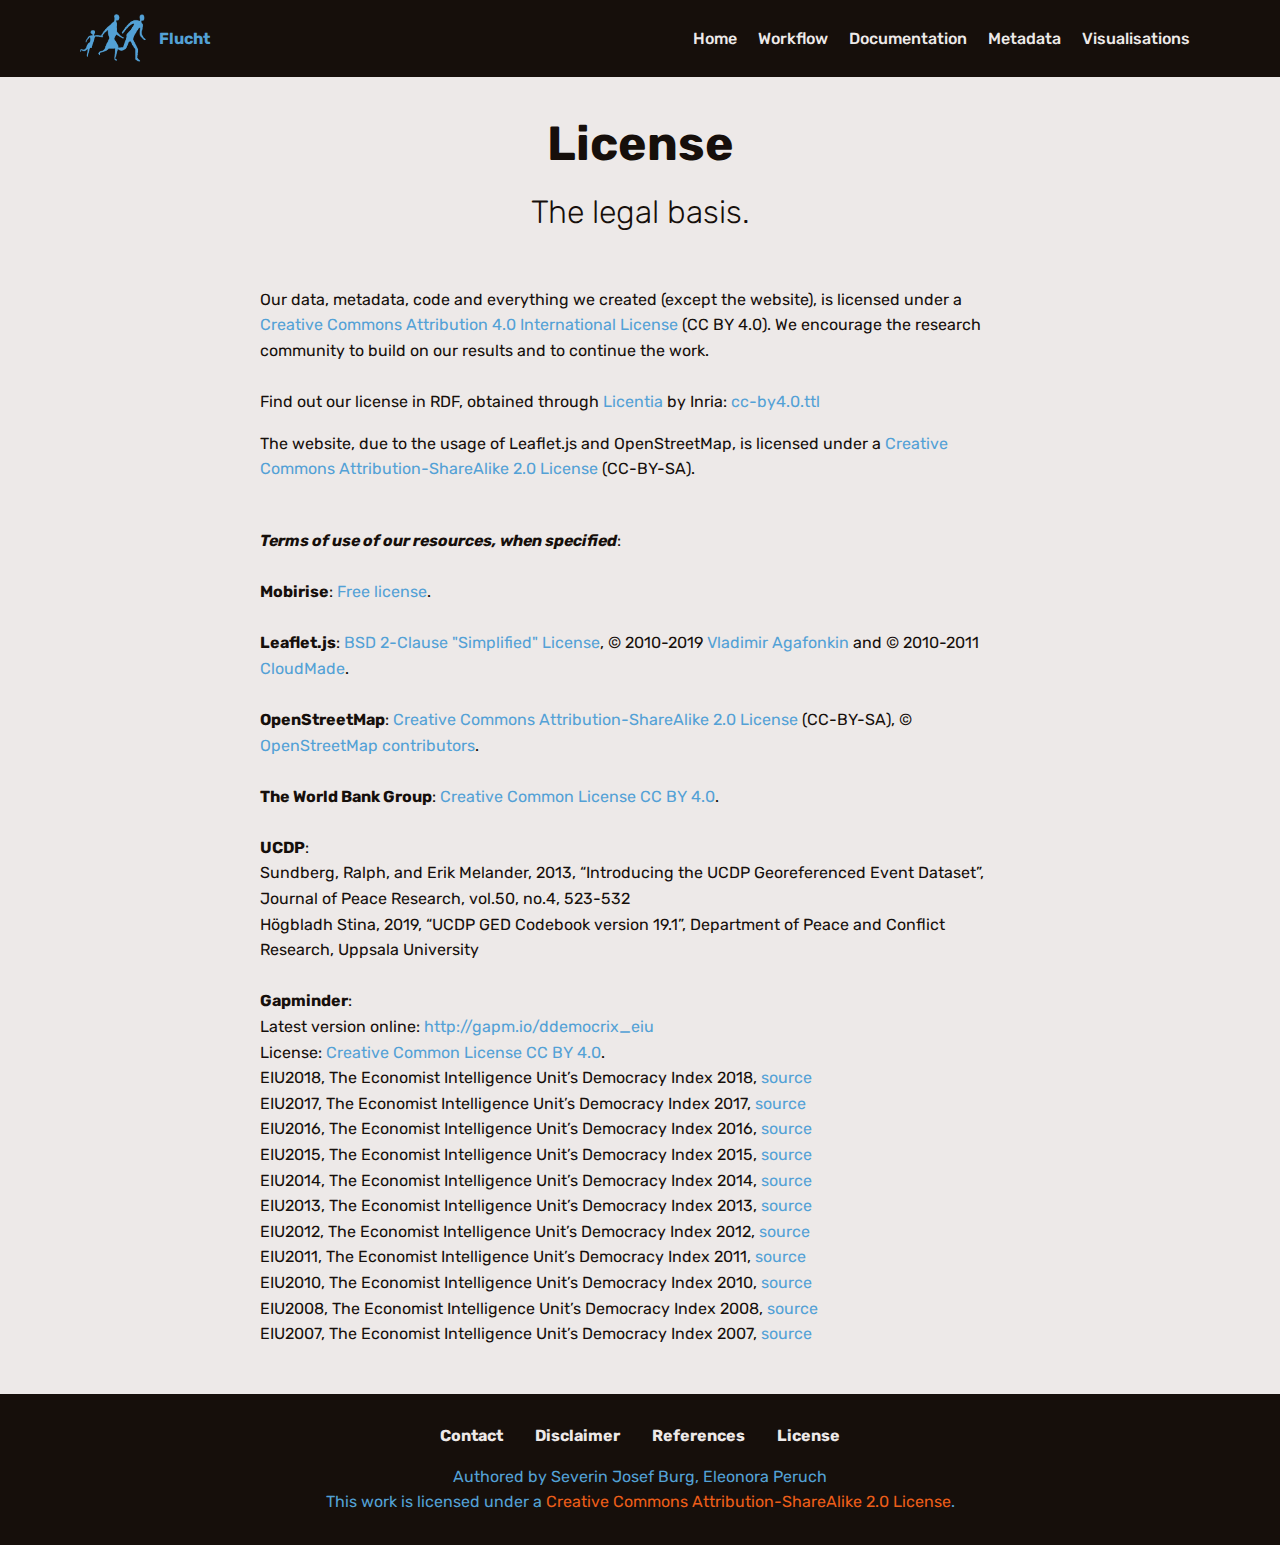
<file: license.html>
<!DOCTYPE html>
<html  >
<head>
  <!-- Site made with Mobirise Website Builder v4.10.4, https://mobirise.com -->
  <meta charset="UTF-8">
  <meta http-equiv="X-UA-Compatible" content="IE=edge">
  <meta name="generator" content="Mobirise v4.10.4, mobirise.com">
  <meta name="viewport" content="width=device-width, initial-scale=1, minimum-scale=1">
  <link rel="shortcut icon" href="assets/images/eurstars-122x122.png" type="image/x-icon">
  <meta name="description" content="">

  <title>Flucht – License</title>
  <link rel="stylesheet" href="assets/web/assets/mobirise-icons/mobirise-icons.css">
  <link rel="stylesheet" href="assets/tether/tether.min.css">
  <link rel="stylesheet" href="assets/bootstrap/css/bootstrap.min.css">
  <link rel="stylesheet" href="assets/bootstrap/css/bootstrap-grid.min.css">
  <link rel="stylesheet" href="assets/bootstrap/css/bootstrap-reboot.min.css">
  <link rel="stylesheet" href="assets/dropdown/css/style.css">
  <link rel="stylesheet" href="assets/socicon/css/styles.css">
  <link rel="stylesheet" href="assets/theme/css/style.css">
  <link rel="stylesheet" href="assets/mobirise/css/mbr-additional.css" type="text/css">
  <link rel="stylesheet" href="assets/sparql/style.css" type="text/css">



</head>
<body>
  <section class="menu cid-rvgZMVDNg8" once="menu" id="menu1-12">



    <nav class="navbar navbar-expand beta-menu navbar-dropdown align-items-center navbar-fixed-top navbar-toggleable-sm">
        <button class="navbar-toggler navbar-toggler-right" type="button" data-toggle="collapse" data-target="#navbarSupportedContent" aria-controls="navbarSupportedContent" aria-expanded="false" aria-label="Toggle navigation">
            <div class="hamburger">
                <span></span>
                <span></span>
                <span></span>
                <span></span>
            </div>
        </button>
        <div class="menu-logo">
          <div class="navbar-brand">
              <span class="navbar-logo">
                  <a href="index.html">
                       <img src="assets/images/logo.png" alt="Illustration of people fleeing" title="" style="height: 3rem;">
                  </a>
              </span>
              <span class="navbar-caption-wrap"><a class="navbar-caption text-primary display-4" href="index.html">Flucht</a></span>
          </div>
        </div>
        <div class="collapse navbar-collapse" id="navbarSupportedContent">
            <ul class="navbar-nav nav-dropdown nav-right" data-app-modern-menu="true"><li class="nav-item">
                    <a class="nav-link link text-white display-4" href="index.html">Home</a>
                </li><li class="nav-item">
                    <a class="nav-link link text-white display-4" href="workflow.html">Workflow</a>
                </li><li class="nav-item"><a class="nav-link link text-white display-4" href="documentation.html">Documentation</a></li><li class="nav-item"><a class="nav-link link text-white display-4" href="metadata.html">Metadata</a></li><li class="nav-item"><a class="nav-link link text-white display-4" href="visualisations.html">Visualisations</a></li></ul>

        </div>
    </nav>
</section>

<section class="engine"><a href="https://mobirise.info/m">web design templates</a></section><section class="mbr-section content4 cid-rvrS6GlQti" id="content4-19">



    <div class="container">
        <div class="media-container-row">
            <div class="title col-12 col-md-8">
                <h2 class="align-center pb-3 mbr-fonts-style display-2"><strong>License</strong></h2>
                <h3 class="mbr-section-subtitle align-center mbr-light mbr-fonts-style display-5">The legal basis.</h3>

            </div>
        </div>
    </div>
</section>

<section class="mbr-section article content1 cid-rvsONqItsC" id="content1-1w">



    <div class="container">
        <div class="media-container-row">
            <div class="mbr-text col-12 mbr-fonts-style display-7 col-md-8">
              <p>
                Our data, metadata, code and everything we created (except the website), is licensed under a <a href="https://creativecommons.org/licenses/by/4.0/" class="text-info" target="_blank">Creative Commons Attribution 4.0 International License</a> (CC BY 4.0). We encourage the research community to build on our results and to continue the work.<br><br>
                Find out our license in RDF, obtained through <a href="http://licentia.inria.fr/" class="text-info" target="_blank">Licentia</a> by Inria: <a href="https://github.com/Flucht/flucht.github.io/blob/master/data/cc-by4.0.ttl.txt" class="text-info" target="_blank">cc-by4.0.ttl</a>
              </p>
              <p>
                  The website, due to the usage of Leaflet.js and OpenStreetMap, is licensed under a <a href="https://creativecommons.org/licenses/by-sa/2.0/" class="text-info" target="_blank">Creative Commons Attribution-ShareAlike 2.0 License</a> (CC-BY-SA). 
              </p>
            </div>
        </div>
    </div>
</section>


<section class="mbr-section article content1 cid-rvsONqItsC" id="content1-1w">



    <div class="container pb-3">
        <div class="media-container-row">
            <div class="mbr-text col-12 mbr-fonts-style display-7 col-md-8">
              <p>
                <strong><i>Terms of use of our resources, when specified</i></strong>:<br><br>
                <strong>Mobirise</strong>: <a href="https://mobirise.com/bootstrap-template/license.txt" class="text-info" target="_blank">Free license</a>.<br><br>
                <strong>Leaflet.js</strong>: <a href="https://github.com/Leaflet/Leaflet/blob/master/LICENSE" class="text-info" target="_blank">BSD 2-Clause "Simplified" License</a>, © 2010-2019 <a href="https://agafonkin.com" class="text-info" target="_blank">Vladimir Agafonkin</a> and © 2010-2011 <a href="http://cloudmade.com" class="text-info" target="_blank">CloudMade</a>.<br><br>
                <strong>OpenStreetMap</strong>: <a href="https://creativecommons.org/licenses/by-sa/2.0/" class="text-info" target="_blank">Creative Commons Attribution-ShareAlike 2.0 License</a> (CC-BY-SA), © <a href="https://www.openstreetmap.org/copyright" class="text-info" target="_blank">OpenStreetMap contributors</a>.<br><br>
                <strong>The World Bank Group</strong>: <a href="https://datacatalog.worldbank.org/public-licenses" class="text-info" target="_blank">Creative Common License CC BY 4.0</a>.<br><br>
                <strong>UCDP</strong>:<br>
                 Sundberg, Ralph, and Erik Melander, 2013, “Introducing the UCDP Georeferenced Event Dataset”, Journal of Peace Research, vol.50, no.4, 523-532<br>
                 Högbladh Stina, 2019, “UCDP GED Codebook version 19.1”, Department of Peace and Conflict Research, Uppsala University<br><br>
                <strong>Gapminder</strong>:<br>
                Latest version online: <a href="http://gapm.io/ddemocrix_eiu" class="text-info" target="_blank">http://gapm.io/ddemocrix_eiu</a><br>
                License: <a href="https://docs.google.com/document/d/1-RmthhS2EPMK_HIpnPctcXpB0n7ADSWnXa5Hb3PxNq4/edit?usp=sharing" class="text-info" target="_blank">Creative Common License CC BY 4.0</a>.<br>
                EIU2018, The Economist Intelligence Unit’s Democracy Index 2018, <a href="https://www.eiu.com/topic/democracy-index" class="text-info" target="_blank">source</a><br>
                EIU2017, The Economist Intelligence Unit’s Democracy Index 2017, <a href="https://pages.eiu.com/rs/753-RIQ-438/images/Democracy_Index_2017.pdf" class="text-info" target="_blank">source</a><br>
                EIU2016, The Economist Intelligence Unit’s Democracy Index 2016, <a href="https://www.documentcloud.org/documents/3673454-Democracy-Index-2016.html" class="text-info" target="_blank">source</a><br>
                EIU2015, The Economist Intelligence Unit’s Democracy Index 2015, <a href="https://www.yabiladi.com/img/content/EIU-Democracy-Index-2015.pdf" class="text-info" target="_blank">source</a><br>
                EIU2014, The Economist Intelligence Unit’s Democracy Index 2014, <a href="https://www.sudestada.com.uy/Content/Articles/421a313a-d58f-462e-9b24-2504a37f6b56/Democracy-index-2014.pdf" class="text-info" target="_blank">source</a><br>
                EIU2013, The Economist Intelligence Unit’s Democracy Index 2013, <a href="https://siyosat.files.wordpress.com/2014/10/democracy_index_2013_web-2.pdf" class="text-info" target="_blank">source</a><br>
                EIU2012, The Economist Intelligence Unit’s Democracy Index 2012, <a href="https://archive.org/details/F6465DemocracyIndex2012/page/n0" class="text-info" target="_blank">source</a><br>
                EIU2011, The Economist Intelligence Unit’s Democracy Index 2011, <a href="https://www.sida.se/globalassets/global/about-sida/sa-arbetar-vi/eiu_democracy_index_dec2011.pdf" class="text-info" target="_blank">source</a><br>
                EIU2010, The Economist Intelligence Unit’s Democracy Index 2010, <a href="https://graphics.eiu.com/PDF/Democracy_Index_2010_web.pdf" class="text-info" target="_blank">source</a><br>
                EIU2008, The Economist Intelligence Unit’s Democracy Index 2008, <a href="http://graphics.eiu.com/pdf/democracy%20index%202008.pdf" class="text-info" target="_blank">source</a><br>
                EIU2007, The Economist Intelligence Unit’s Democracy Index 2007, <a href="https://www.economist.com/media/pdf/DEMOCRACY_INDEX_2007_v3.pdf" class="text-info" target="_blank">source</a><br>
              </p>
            </div>
        </div>
    </div>
</section>


<section once="footers" class="cid-rvh7pWUyp3" id="footer7-1">





    <div class="container">
        <div class="media-container-row align-center mbr-white">
            <div class="row row-links">
                <ul class="foot-menu">





                <li class="foot-menu-item mbr-fonts-style display-7"><a href="contact.html" class="text-white"><strong>Contact</strong></a></li><li class="foot-menu-item mbr-fonts-style display-7"><a href="disclaimer.html" class="text-white"><strong>Disclaimer</strong></a></li><li class="foot-menu-item mbr-fonts-style display-7"><a href="references.html" class="text-white"><strong>References</strong></a></li><li class="foot-menu-item mbr-fonts-style display-7"><a href="license.html" class="text-white"><strong>License</strong></a></li></ul>
              </div>
              <div class="row row-copirayt">
                  <p class="mbr-text mb-0 mbr-fonts-style mbr-white align-center display-7">Authored by Severin Josef Burg, Eleonora Peruch
                  <br />This work is licensed under a <a href="https://creativecommons.org/licenses/by-sa/2.0/" target="_blank">Creative Commons Attribution-ShareAlike 2.0 License</a>.</p>
              </div>
        </div>
    </div>
</section>

  <script src="assets/web/assets/jquery/jquery.min.js"></script>
  <script src="assets/popper/popper.min.js"></script>
  <script src="assets/tether/tether.min.js"></script>
  <script src="assets/bootstrap/js/bootstrap.min.js"></script>
  <script src="assets/smoothscroll/smooth-scroll.js"></script>
  <script src="assets/dropdown/js/nav-dropdown.js"></script>
  <script src="assets/dropdown/js/navbar-dropdown.js"></script>
  <script src="assets/touchswipe/jquery.touch-swipe.min.js"></script>
  <script src="assets/theme/js/script.js"></script>


</body>
</html>
</file>
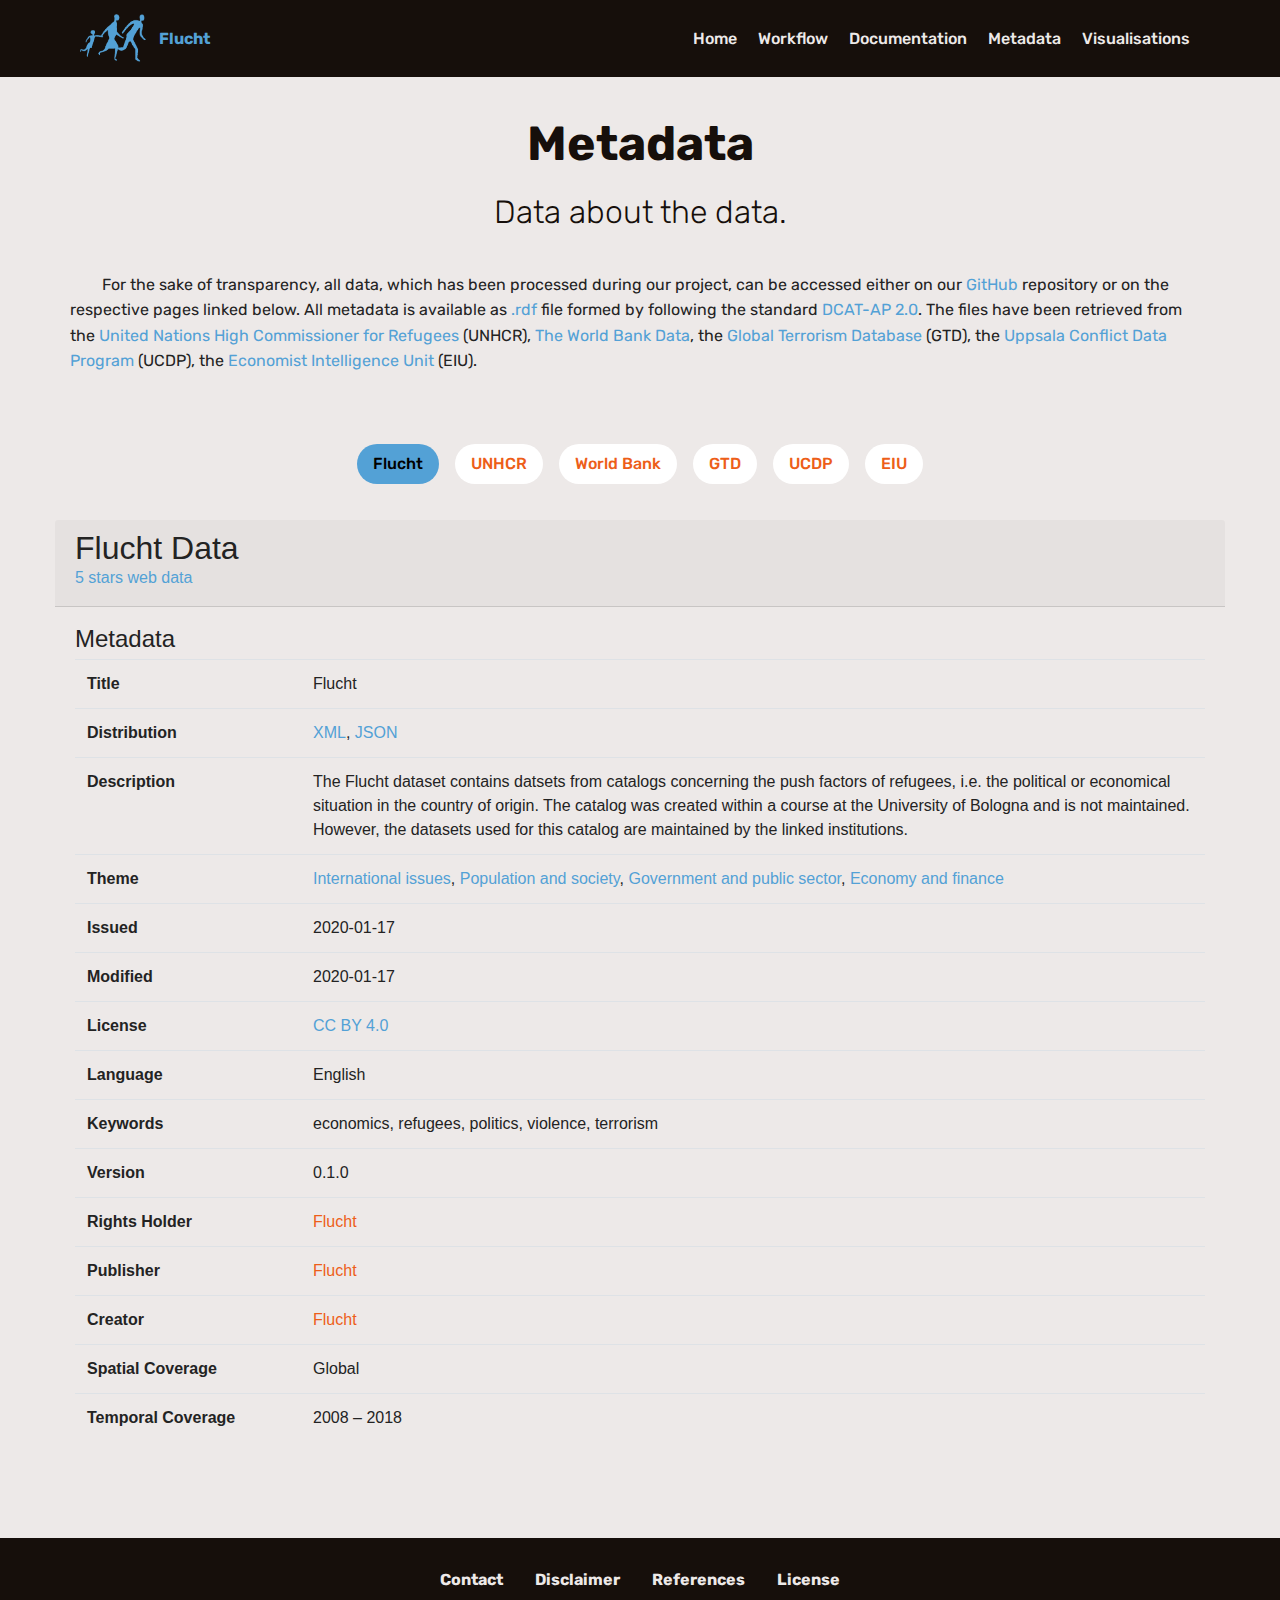
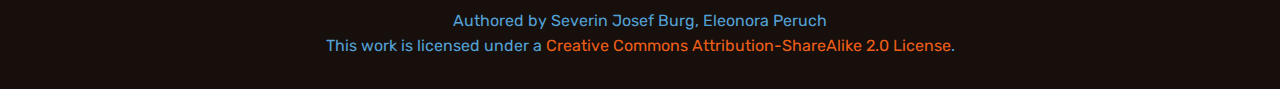
<file: metadata.html>
<!DOCTYPE html>
<html  >
<head>
  <!-- Site made with Mobirise Website Builder v4.10.4, https://mobirise.com -->
  <meta charset="UTF-8">
  <meta http-equiv="X-UA-Compatible" content="IE=edge">
  <meta name="generator" content="Mobirise v4.10.4, mobirise.com">
  <meta name="viewport" content="width=device-width, initial-scale=1, minimum-scale=1">
  <link rel="shortcut icon" href="assets/images/eurstars-122x122.png" type="image/x-icon">
  <meta name="description" content="">

  <title>Flucht – Data</title>
  <link rel="stylesheet" href="assets/web/assets/mobirise-icons/mobirise-icons.css">
  <link rel="stylesheet" href="assets/tether/tether.min.css">
  <link rel="stylesheet" href="assets/bootstrap/css/bootstrap.min.css">
  <link rel="stylesheet" href="assets/bootstrap/css/bootstrap-grid.min.css">
  <link rel="stylesheet" href="assets/bootstrap/css/bootstrap-reboot.min.css">
  <link rel="stylesheet" href="assets/socicon/css/styles.css">
  <link rel="stylesheet" href="assets/dropdown/css/style.css">
  <link rel="stylesheet" href="assets/datatables/data-tables.bootstrap4.min.css">
  <link rel="stylesheet" href="assets/theme/css/style.css">
  <link rel="stylesheet" href="assets/mobirise/css/mbr-additional.css" type="text/css">
  <link rel="stylesheet" href="assets/visualisations/style.css" type="text/css">

  <!-- FontAwesome -->
  <link rel="stylesheet" href="https://use.fontawesome.com/releases/v5.5.0/css/all.css" integrity="sha384-B4dIYHKNBt8Bc12p+WXckhzcICo0wtJAoU8YZTY5qE0Id1GSseTk6S+L3BlXeVIU"
    crossorigin="anonymous">

  <style>
    .table th {
      width: 20%;
    }
    .table td {
      width: 80%;
    }
    table.worldbank th {
      width: 10%;
    }
    table.worldbank td {
      width: 15%;
    }
  </style>

</head>
<body>
  <section class="menu cid-rvgZMVDNg8" once="menu" id="menu1-1i">



    <nav class="navbar navbar-expand beta-menu navbar-dropdown align-items-center navbar-fixed-top navbar-toggleable-sm">
        <button class="navbar-toggler navbar-toggler-right" type="button" data-toggle="collapse" data-target="#navbarSupportedContent" aria-controls="navbarSupportedContent" aria-expanded="false" aria-label="Toggle navigation">
            <div class="hamburger">
                <span></span>
                <span></span>
                <span></span>
                <span></span>
            </div>
        </button>
        <div class="menu-logo">
          <div class="navbar-brand">
              <span class="navbar-logo">
                  <a href="index.html">
                       <img src="assets/images/logo.png" alt="Illustration of people fleeing" title="" style="height: 3rem;">
                  </a>
              </span>
              <span class="navbar-caption-wrap"><a class="navbar-caption text-primary display-4" href="index.html">Flucht</a></span>
          </div>
        </div>
        <div class="collapse navbar-collapse" id="navbarSupportedContent">
            <ul class="navbar-nav nav-dropdown nav-right" data-app-modern-menu="true"><li class="nav-item">
                    <a class="nav-link link text-white display-4" href="index.html">Home</a>
                </li><li class="nav-item">
                    <a class="nav-link link text-white display-4" href="workflow.html">Workflow</a>
                </li><li class="nav-item"><a class="nav-link link text-white display-4" href="documentation.html">Documentation</a></li><li class="nav-item"><a class="nav-link link text-white display-4" href="metadata.html">Metadata</a></li><li class="nav-item"><a class="nav-link link text-white display-4" href="visualisations.html">Visualisations</a></li></ul>

        </div>
    </nav>
</section>

<section class="engine"><a href="https://mobirise.info/c">web builder</a></section><section class="mbr-section content4 cid-rvsN9ln3s9" id="content4-1r">



    <div class="container">
        <div class="media-container-row">
            <div class="title col-12 col-l-8">
                <h2 class="align-center pb-3 mbr-fonts-style display-2"><strong>Metadata</strong></h2>
                <h3 class="mbr-section-subtitle align-center mbr-light mbr-fonts-style display-5">Data about the data.</h3>

            </div>
        </div>
    </div>

</section>

<section class="tabs2 cid-rvsO0Sfnun" id="tabs2-1t">
    <div class="container">
      <div class="media-container-row">
        <div class="col-12 col-l-8">
          <p class="mbr-text pb-5 mbr-fonts-style display-7">
      <span style="font-size: 1rem;">&nbsp; &nbsp;&nbsp;</span><span style="font-size: 1rem;">&nbsp;&nbsp;&nbsp;&nbsp;</span><span style="font-size: 1rem;">For the sake of transparency, all data, which has been processed during our project, can be accessed either on our <a href="https://github.com/Flucht/flucht.github.io" class="text-info" target="_blank">GitHub</a> repository or on the respective pages linked below. All metadata is available as <a target="_blank" class="text-info" href="https://raw.githubusercontent.com/Flucht/flucht.github.io/master/data/DCAT_AP_metadata.rdf">.rdf</a> file formed by following the standard <a href="https://www.w3.org/TR/vocab-dcat-2/" class="text-info" target="_blank">DCAT-AP 2.0</a>. The files have been retrieved from the <a href="http://popstats.unhcr.org/en/overview" class="text-info" target="_blank">United Nations High Commissioner for Refugees</a> (UNHCR), <a href="https://www.worldbank.org" class="text-info" target="_blank">The World Bank Data</a>, the <a href="https://www.start.umd.edu/gtd/" class="text-info" target="_blank">Global Terrorism Database</a> (GTD), the <a href="https://ucdp.uu.se/" class="text-info" target="_blank">Uppsala Conflict Data Program</a> (UCDP), the <a href="https://www.eiu.com/n/" class="text-info" target="_blank">Economist Intelligence Unit</a> (EIU).</p>
          <ul class="nav pt-3 nav-tabs" role="tablist">
            <li class="nav-item"><a class="nav-link mbr-fonts-style show active display-7" role="tab" data-toggle="tab" href="#tabs2-1t_tab0" aria-selected="true">Flucht</a></li>
            <li class="nav-item"><a class="nav-link mbr-fonts-style display-7" role="tab" data-toggle="tab" href="#tabs2-1t_tab1" aria-selected="false">UNHCR</a></li>
            <li class="nav-item"><a class="nav-link mbr-fonts-style display-7" role="tab" data-toggle="tab" href="#tabs2-1t_tab2" aria-selected="false">World Bank</a></li>
            <li class="nav-item"><a class="nav-link mbr-fonts-style display-7" role="tab" data-toggle="tab" href="#tabs2-1t_tab3" aria-selected="false">GTD</a></li>
            <li class="nav-item"><a class="nav-link mbr-fonts-style display-7" role="tab" data-toggle="tab" href="#tabs2-1t_tab4" aria-selected="false">UCDP</a></li>
            <li class="nav-item"><a class="nav-link mbr-fonts-style display-7" role="tab" data-toggle="tab" href="#tabs2-1t_tab5" aria-selected="false">EIU</a></li>
        </div>
      </div>
    </div>

  <div class="tab-content">


    <!------------>
    <!-- FLUCHT -->
    <!------------>


    <div id="tab1" class="tab-pane in active" role="tabpanel">
      <div class="container">
        <div class="row">
        <div class="col-md-12">
          <div class="card">
            <div class="card-header">
              <h2 id="mashup-dataset" class="card-title">Flucht Data</h2>
              <h6 class="card-subtitle mb-2">
                <span class="stars">
                  <i class="fas fa-star"></i>
                  <i class="fas fa-star"></i>
                  <i class="fas fa-star"></i>
                  <i class="fas fa-star"></i>
                  <i class="fas fa-star"></i>
                </span>
                <a class="text-info" target="_blank" href="https://5stardata.info/en/#what-are-the-costs--benefits-of--web-data">5 stars web data</a>
              </h6>
            </div>

            <div class="card-body">
              <div class="container-fluid">
                <div class="row">
                  <div class="col-md-12">
                      <h4>Metadata</h4>
                    <div class="table-responsive">
                      <table class="table">
                        <tbody>
                          <tr>
                            <th scope="row">Title</th>
                            <td>Flucht</td>
                          </tr>
                          <tr>
                            <th scope="row">Distribution</th>
                            <td>
                              <a href="https://raw.githubusercontent.com/Flucht/flucht.github.io/master/data/output.xml" class="text-info" target="_blank">XML</a>, <a href="https://raw.githubusercontent.com/Flucht/flucht.github.io/master/data/map-data.json" class="text-info" target="_blank">JSON</a>
                            </td>
                          </tr>
                          <tr>
                            <th scope="row">Description</th>
                            <td>The Flucht dataset contains datsets from catalogs concerning the push factors of refugees, i.e. the political or economical situation in the country of origin. The catalog was created within a course at the University of Bologna and is not maintained. However, the datasets used for this catalog are maintained by the linked institutions.</td>
                          </tr>
                          <tr>
                            <th scope="row">Theme</th>
                            <td>
                              <a href="http://publications.europa.eu/resource/authority/data-theme/INTR" class="text-info" target="_blank">International issues</a>,
                              <a href="http://publications.europa.eu/resource/authority/data-theme/SOCI" class="text-info" target="_blank">Population and society</a>,
                              <a href="http://publications.europa.eu/resource/authority/data-theme/GOVE" class="text-info" target="_blank">Government and public sector</a>,
                              <a href="http://publications.europa.eu/resource/authority/data-theme/ECON" class="text-info" target="_blank">Economy and finance</a>
                            </td>
                          </tr>
                          <tr>
                            <th scope="row">Issued</th>
                            <td>2020-01-17</td>
                          </tr>
                          <tr>
                            <th scope="row">Modified</th>
                            <td>2020-01-17</td>
                          </tr>
                          <tr>
                            <th scope="row">License</th>
                            <td><a href="https://creativecommons.org/licenses/by/4.0/" class="text-info" target="_blank">CC BY 4.0</a></td>
                          </tr>
                          <tr>
                            <th scope="row">Language</th>
                            <td>English</td>
                          </tr>
                          <tr><th scope="row">Keywords</th>
                          <td>economics, refugees, politics, violence, terrorism</td>
                          </tr>
                          <tr>
                            <th scope="row">Version</th>
                            <td>0.1.0</td>
                          </tr>
                          <tr>
                            <th scope="row">Rights Holder</th>
                            <td><a href="index.html">Flucht</a></td>
                          </tr>
                          <tr>
                            <th scope="row">Publisher</th>
                            <td><a href="index.html">Flucht</a></td>
                          </tr>
                          <tr>
                            <th scope="row">Creator</th>
                            <td><a href="index.html">Flucht</a></td>
                          </tr>
                          <tr>
                            <th scope="row">Spatial Coverage</th>
                            <td>Global</td>
                          </tr>
                          <tr>
                            <th scope="row">Temporal Coverage</th>
                            <td>2008 – 2018</td>
                          </tr>
                        </tbody>
                      </table>
                    </div>
                  </div>
                </div>
              </div>
            </div>
          </div>
        </div>

        </div>
      </div>
    </div>


    <!----------->
    <!-- UNHCR -->
    <!----------->


    <div id="tab2" class="tab-pane" role="tabpanel">
      <div class="container">
        <div class="row">
          <div class="col-md-12">
            <div class="card">
              <div class="card-header">
                <h2 id="mashup-dataset" class="card-title">United Nations High Commissioner for Refugees</h2>
                <h6 class="card-subtitle mb-2">
                  <span class="stars">
                    <i class="fas fa-star"></i>
                    <i class="fas fa-star"></i>
                    <i class="fas fa-star"></i>
                  </span>
                  <a class="text-info" target="_blank" href="https://5stardata.info/en/#what-are-the-costs--benefits-of--web-data">3 stars web data</a>
                </h6>
              </div>

              <div class="card-body">
                <div class="container-fluid">
                  <div class="row">
                    <div class="col-md-12">
                      <h4>Metadata</h4>
                      <div class="table-responsive">
                        <table class="table">
                          <tbody>
                            <tr>
                              <th scope="row">Title</th>
                              <td>Persons of Concerns</td>
                            </tr>
                            <tr>
                              <th scope="row">Distribution</th>
                              <td>
                                <a href="http://popstats.unhcr.org/en/persons_of_concern.csv" class="text-info" target="_blank">CSV</a>
                              </td>
                            </tr>
                            <tr>
                              <th scope="row">Description</th>
                              <td><p>The database currently contains data about UNHCR's populations of concern from the year 1951 up to 2017. The UNHCR populations of concern include: refugees, asylum-seekers, internally displaced persons, returned refugees, returned IDPs, stateless persons, others of concern.</p>
                              <p>The dataset Persons of Concerns is published by UNHCR and contains the information about where refugees, asylum-seekers, returned refugees, internally displaced persons, returned IDPs, stateless persons and other persons of concerns are currently residing and originally coming from.</p></td>
                            </tr>
                            <tr>
                              <th scope="row">Theme</th>
                              <td>
                                <a href="http://publications.europa.eu/resource/authority/data-theme/SOCI" class="text-info" target="_blank">Population and society</a>,
                                <a href="http://publications.europa.eu/resource/authority/data-theme/INTR" class="text-info" target="_blank">International issues</a>
                              </td>

                            </tr>
                            <tr>
                              <th scope="row">License</th>
                              <td>No license</td>
                            </tr>
                            <tr>
                              <th scope="row">Language</th>
                              <td>English</td>
                            </tr>
                            <tr><th scope="row">Keywords</th>
                            <td>refugees, asylum-seekers, internally displaced persons, stateless</td>
                            </tr>
                            <tr>
                              <th scope="row">Rights Holder</th>
                              <td><a href="http://popstats.unhcr.org/en/overview" class="text-info" target="_blank">The UN Refugee Agency</a></td>
                            </tr>
                            <tr>
                              <th scope="row">Publisher</th>
                              <td><a href="http://popstats.unhcr.org/en/overview" class="text-info" target="_blank">The UN Refugee Agency</a></td>
                            </tr>
                            <tr>
                              <th scope="row">Creator</th>
                              <td><a href="http://popstats.unhcr.org/en/overview" class="text-info" target="_blank">The UN Refugee Agency</a></td>
                            </tr>
                            <tr>
                              <th scope="row">Spatial Coverage</th>
                              <td>Global</td>
                            </tr>
                            <tr>
                              <th scope="row">Temporal Coverage</th>
                              <td>1951 – 2017</td>
                            </tr>
                          </tbody>
                        </table>
                      </div>
                    </div>
                  </div>
                </div>
              </div>
            </div>
          </div>
        </div>
      </div>
    </div>


    <!---------------->
    <!-- WORLD BANK -->
    <!---------------->


    <div id="tab3" class="tab-pane" role="tabpanel">
      <div class="container">
        <div class="row">
          <div class="col-md-12">
            <div class="card">
              <div class="card-header">
                <h2 id="mashup-dataset" class="card-title">The World Bank Data</h2>
                <h6 class="card-subtitle mb-2">
                  <span class="stars">
                    <i class="fas fa-star"></i>
                    <i class="fas fa-star"></i>
                    <i class="fas fa-star"></i>
                  </span>
                  <a class="text-info" target="_blank" href="https://5stardata.info/en/#what-are-the-costs--benefits-of--web-data">3 stars web data</a>
                </h6>
              </div>

              <div class="card-body">
                <div class="container-fluid">
                  <div class="row">
                    <div class="col-md-12">
                      <h4>Metadata</h4>
                      <div class="table-responsive">
                        <table class="table worldbank">
                          <tbody>
                            <tr>
                              <th scope="row">Title</th>
                              <td>Constant GDP per Capita</td>
                              <td>GDP per Capita Growth</td>
                              <td>Unemployment ILO Estimate</td>
                              <td>Unemployment National Estimate</td>
                              <td>Constant Income per Capita</td>
                              <td>Income Growth</td>
                            </tr>
                            <tr>
                              <th scope="row">Distributions</th>
                              <td>
                                <a href="https://data.worldbank.org/indicator/NY.GDP.PCAP.KD" class="text-info" target="_blank">CSV</a>
                              </td>
                              <td>
                                <a href="https://data.worldbank.org/indicator/NY.GDP.PCAP.KD.ZG?downloadformat=csv" class="text-info" target="_blank">CSV</a>
                              </td>
                              <td>
                                <a href="https://data.worldbank.org/indicator/SL.UEM.TOTL.ZS?downloadformat=csv" class="text-info" target="_blank">CSV</a>
                              </td>
                              <td>
                                <a href="https://data.worldbank.org/indicator/SL.UEM.TOTL.NE.ZS?downloadformat=csv" class="text-info" target="_blank">CSV</a>
                              </td>
                              <td>
                                <a href="https://data.worldbank.org/indicator/NY.ADJ.NNTY.PC.KD?downloadformat=csv" class="text-info" target="_blank">CSV</a>
                              </td>
                              <td>
                                <a href="https://data.worldbank.org/indicator/NY.ADJ.NNTY.PC.KD.ZG?downloadformat=csv" class="text-info" target="_blank">CSV</a>
                              </td>
                            </tr>
                            <tr>
                              <th scope="row">Description</th>
                              <td>The dataset is published by the World Bank. The GDP per capita is the gross domestic product divided by midyear population. The GDP is the sum of gross value added by all resident producers in the economy plus any product taxes and minus any subsidies not included in the value of the products. The constant GDP assess for inflation. Values are expressed in US$.</td>
                              <td>The dataset is published by the World Bank. The data contains information about the annual percentage growth of the GDP per capita.</td>
                              <td>The dataset is published by the World Bank. The data contains information about unemployment rates (%) per country. Considering every unemployed person (min. 15 years old). The International Labour Organization (ILO) estimate is harmonising different definitions of unemployment.</td>
                              <td>The dataset is published by the World Bank. The data contains information about unemployment rates (%) per country. The national unemployment estimate is based on the numbers which countries report based on their definition of unemployment.</td>
                              <td>The dataset is published by the World Bank. The data contains information about the incoming money flow of nations. The money flow is created by, for example, selling national resources. For the income per capita the total income is divided by midyear population. The constant income assesses for inflation. Values are expressed in US$.</td>
                              <td>The dataset is published by the World Bank. The data contains information about the incoming money flow of nations. The money flow is created by, for example, selling national resources. The data represent the annual % income growth. Values are expressed in US$.</td>
                            </tr>
                            <tr>
                              <th scope="row">Theme</th>
                              <td>
                                <a href="http://publications.europa.eu/resource/authority/data-theme/ECON" class="text-info" target="_blank">Economy and finance</a>,
                                <a href="http://publications.europa.eu/resource/authority/data-theme/INTR" class="text-info" target="_blank">International issues</a>
                              </td>
                              <td>
                                <a href="http://publications.europa.eu/resource/authority/data-theme/ECON" class="text-info" target="_blank">Economy and finance</a>,
                                <a href="http://publications.europa.eu/resource/authority/data-theme/INTR" class="text-info" target="_blank">International issues</a>
                              </td>
                              <td>
                                <a href="http://publications.europa.eu/resource/authority/data-theme/ECON" class="text-info" target="_blank">Economy and finance</a>,
                                <a href="http://publications.europa.eu/resource/authority/data-theme/INTR" class="text-info" target="_blank">International issues</a>
                              </td>
                              <td>
                                <a href="http://publications.europa.eu/resource/authority/data-theme/ECON" class="text-info" target="_blank">Economy and finance</a>,
                                <a href="http://publications.europa.eu/resource/authority/data-theme/INTR" class="text-info" target="_blank">International issues</a>
                              </td>
                              <td>
                                <a href="http://publications.europa.eu/resource/authority/data-theme/ECON" class="text-info" target="_blank">Economy and finance</a>,
                                <a href="http://publications.europa.eu/resource/authority/data-theme/INTR" class="text-info" target="_blank">International issues</a>
                              </td>
                              <td>
                                <a href="http://publications.europa.eu/resource/authority/data-theme/ECON" class="text-info" target="_blank">Economy and finance</a>,
                                <a href="http://publications.europa.eu/resource/authority/data-theme/INTR" class="text-info" target="_blank">International issues</a>
                              </td>
                            </tr>
                            <tr>
                              <th scope="row">License</th>
                              <td colspan="6"><a href="https://creativecommons.org/licenses/by/4.0/" class="text-info" target="_blank">CC BY 4.0</a></td>
                            </tr>
                            <tr>
                              <th scope="row">Language</th>
                              <td colspan="6">English</td>
                            </tr>
                            <tr><th scope="row">Keywords</th>
                            <td colspan="2">gross domestic product, GDP, GDP per capita, economics</td>
                            <td colspan="2">unemployment, economics</td>
                            <td>income, commodities, per capita, constant</td>
                            <td>income, commodities, growth</td>
                            </tr>
                            <tr>
                              <th scope="row">Rights Holder</th>
                              <td colspan="6"><a href="https://www.worldbank.org" class="text-info" target="_blank">The World Bank Group</a></td>
                            </tr>
                            <tr>
                              <th scope="row">Publisher</th>
                              <td colspan="6"><a href="https://www.worldbank.org" class="text-info" target="_blank">The World Bank Group</a></td>
                            </tr>
                            <tr>
                              <th scope="row">Creator</th>
                              <td colspan="2"><a href="https://www.worldbank.org" class="text-info" target="_blank">World Bank national accounts data, and OECD National Accounts data files.</a></td>
                              <td colspan="2"><a href="https://www.ilo.org/global/lang--en/index.htm" class="text-info" target="_blank">International Labour Organization, ILOSTAT database</a></td>
                              <td colspan="2"><a href="https://www.worldbank.org" class="text-info" target="_blank">The World Bank Group</a></td>
                            </tr>
                            <tr>
                              <th scope="row">Spatial Coverage</th>
                              <td colspan="6">Global</td>
                            </tr>
                            <tr>
                              <th scope="row">Temporal Coverage</th>
                              <td>1960 – 2018</td>
                              <td>1961 – 2018</td>
                              <td>1991 – 2019</td>
                              <td>1969 – 2019</td>
                              <td>1970 – 2017</td>
                              <td>1971 – 2017</td>
                            </tr>
                          </tbody>
                        </table>
                      </div>
                    </div>
                  </div>
                </div>
              </div>
            </div>
          </div>
        </div>
      </div>
    </div>


    <!------------------------------->
    <!-- Global Terrorism Database -->
    <!------------------------------->


    <div id="tab4" class="tab-pane" role="tabpanel">
      <div class="container">
        <div class="row">
        <div class="col-md-12">
          <div class="card">
            <div class="card-header">
              <h2 id="mashup-dataset" class="card-title">Global Terrorism Database</h2>
              <h6 class="card-subtitle mb-2">
                <span class="stars">
                </span>
                <a class="text-info" target="_blank" href="https://5stardata.info/en/#what-are-the-costs--benefits-of--web-data"><b>zero</b> stars web data</a>
              </h6>
            </div>

            <div class="card-body">
              <div class="container-fluid">
                <div class="row">
                  <div class="col-md-12">
                      <h4>Metadata</h4>
                    <div class="table-responsive">
                      <table class="table">
                        <tbody>
                          <tr>
                            <th scope="row">Title</th>
                            <td>Global Terrorism Database</td>
                          </tr>
                          <tr>
                            <th scope="row">Distribution</th>
                            <td>
                              <a href="https://www.start.umd.edu/gtd/access/" class="text-info" target="_blank">EXCEL</a>
                            </td>
                          </tr>
                          <tr>
                            <th scope="row">Description</th>
                            <td>The Global Terrorism Database (GTD) is an open-source database including information on domestic and international terrorist attacks around the world from 1970 through 2018.</td>
                          </tr>
                          <tr>
                            <th scope="row">Theme</th>
                            <td>
                              <a href="http://publications.europa.eu/resource/authority/data-theme/SOCI" class="text-info" target="_blank">Population and society</a>,
                              <a href="http://publications.europa.eu/resource/authority/data-theme/INTR" class="text-info" target="_blank">International issues</a>
                            </td>
                          </tr>
                          <tr>
                            <th scope="row">Modified</th>
                            <td>2019-09</td>
                          </tr>
                          <tr>
                            <th scope="row">License</th>
                            <td><a href="https://www.start.umd.edu/gtd/end-user-agreement/" class="text-info" target="_blank">GTD End User Agreement</a></td>
                          </tr>
                          <tr>
                            <th scope="row">Language</th>
                            <td>English</td>
                          </tr>
                          <tr><th scope="row">Keywords</th>
                          <td>terrorism, attacks, deaths, violence</td>
                          </tr>
                          <tr>
                            <th scope="row">Rights Holder</th>
                            <td><a href="https://www.chcglobal.co.uk" class="text-info" target="_blank">CHC Insurance Services Ltd</a></td>
                          </tr>
                          <tr>
                            <th scope="row">Publisher</th>
                            <td><a href="https://www.chcglobal.co.uk" class="text-info" target="_blank">CHC Insurance Services Ltd</a></td>
                          </tr>
                          <tr>
                            <th scope="row">Creator</th>
                            <td><a href="https://www.start.umd.edu/gtd/" class="text-info" target="_blank">National Consortium for the Study of Terrorism and Responses to Terrorism</a></td>
                          </tr>
                          <tr>
                            <th scope="row">Spatial Coverage</th>
                            <td>Global</td>
                          </tr>
                          <tr>
                            <th scope="row">Temporal Coverage</th>
                            <td>1970 – 2018</td>
                          </tr>
                        </tbody>
                      </table>
                    </div>
                  </div>
                </div>
              </div>
            </div>
          </div>
        </div>

        </div>
      </div>
    </div>


    <!----------------------------------->
    <!-- Uppsala Conflict Data Program -->
    <!----------------------------------->


    <div id="tab5" class="tab-pane" role="tabpanel">
      <div class="container">
        <div class="row">
        <div class="col-md-12">
          <div class="card">
            <div class="card-header">
              <h2 id="mashup-dataset" class="card-title">Uppsala Conflict Data Program</h2>
              <h6 class="card-subtitle mb-2">
                <span class="stars">
                  <i class="fas fa-star"></i>
                  <i class="fas fa-star"></i>
                  <i class="fas fa-star"></i>
                </span>
                <a class="text-info" target="_blank" href="https://5stardata.info/en/#what-are-the-costs--benefits-of--web-data">3 stars web data</a>
              </h6>
            </div>

            <div class="card-body">
              <div class="container-fluid">
                <div class="row">
                  <div class="col-md-12">
                      <h4>Metadata</h4>
                    <div class="table-responsive">
                      <table class="table">
                        <tbody>
                          <tr>
                            <th scope="row">Title</th>
                            <td>Georeferenced Event Dataset</td>
                          </tr>
                          <tr>
                            <th scope="row">Distribution</th>
                            <td>
                              <a href="http://ucdp.uu.se/downloads/ged/ged191-csv.zip" class="text-info" target="_blank">CSV</a>, <a href="https://ucdp.uu.se/apidocs/" class="text-info" target="_blank">API</a>
                            </td>
                          </tr>
                          <tr>
                            <th scope="row">Description</th>
                            <td>The Uppsala Conflict Data Program (UCDP) is the world’s main provider of data on organized violence and the oldest ongoing data collection project for civil war, with a history of almost 40 years.</td>
                          </tr>
                          <tr>
                            <th scope="row">Theme</th>
                            <td>
                              <a href="http://publications.europa.eu/resource/authority/data-theme/SOCI" class="text-info" target="_blank">Population and society</a>,
                              <a href="http://publications.europa.eu/resource/authority/data-theme/INTR" class="text-info" target="_blank">International issues</a>
                            </td>
                          </tr>
                          <tr>
                            <th scope="row">Modified</th>
                            <td>2019-05-27</td>
                          </tr>
                          <tr>
                            <th scope="row">License</th>
                            <td>No license</td>
                          </tr>
                          <tr>
                            <th scope="row">Language</th>
                            <td>English</td>
                          </tr>
                          <tr><th scope="row">Keywords</th>
                          <td>war, deaths, wounded, violence, terrorism</td>
                          </tr>
                          <tr>
                            <th scope="row">Version</th>
                            <td>19.1</td>
                          </tr>
                          <tr>
                            <th scope="row">Rights Holder</th>
                            <td><a href="https://ucdp.uu.se/" class="text-info" target="_blank">Uppsala Conflict Data Program</a></td>
                          </tr>
                          <tr>
                            <th scope="row">Publisher</th>
                            <td><a href="https://ucdp.uu.se/" class="text-info" target="_blank">Uppsala Conflict Data Program</a></td>
                          </tr>
                          <tr>
                            <th scope="row">Creator</th>
                            <td><a href="https://ucdp.uu.se/" class="text-info" target="_blank">Uppsala Conflict Data Program</a></td>
                          </tr>
                          <tr>
                            <th scope="row">Spatial Coverage</th>
                            <td>Global w/o Syria due to ongoing research related to the Syria dataset</td>
                          </tr>
                          <tr>
                            <th scope="row">Temporal Coverage</th>
                            <td>1989 – 2018</td>
                          </tr>
                        </tbody>
                      </table>
                    </div>
                  </div>
                </div>
              </div>
            </div>
          </div>
        </div>

        </div>
      </div>
    </div>


    <!--------------------------------->
    <!-- Economist Intelligence Unit -->
    <!--------------------------------->


    <div id="tab6" class="tab-pane" role="tabpanel">
      <div class="container">
        <div class="row">
        <div class="col-md-12">
          <div class="card">
            <div class="card-header">
              <h2 id="mashup-dataset" class="card-title">Economist Intelligence Unit</h2>
              <h6 class="card-subtitle mb-2">
                <span class="stars">
                  <i class="fas fa-star"></i>
                  <i class="fas fa-star"></i>
                  <i class="fas fa-star"></i>
                </span>
                <a class="text-info" target="_blank" href="https://5stardata.info/en/#what-are-the-costs--benefits-of--web-data">3 stars web data</a>
              </h6>
            </div>

            <div class="card-body">
              <div class="container-fluid">
                <div class="row">
                  <div class="col-md-12">
                      <h4>Metadata</h4>
                    <div class="table-responsive">
                      <table class="table">
                        <tbody>
                          <tr>
                            <th scope="row">Title</th>
                            <td>Democracy Index</td>
                          </tr>
                          <tr>
                            <th scope="row">Distribution</th>
                            <td>
                              <a href="http://www.gapm.io/dxlsdemocrix" class="text-info" target="_blank">EXCEL</a>
                            </td>
                          </tr>
                          <tr>
                            <th scope="row">Description</th>
                            <td><p>The dataset is published by Gapminder and created by The Economist Intelligence Unit. The Democracy Indices measure the quality of the democracy in a country.</p>
                            <p>The file contains several sheets. Only sheets starting with the word "data" are covered by the Gapminder license. Other sheets are included for documentation purpose, and may include data that is governed by other licenses.</p>
                            </td>
                          </tr>
                          <tr>
                            <th scope="row">Theme</th>
                            <td>
                              <a href="http://publications.europa.eu/resource/authority/data-theme/GOVE" class="text-info" target="_blank">Government and public sector</a>,
                              <a href="http://publications.europa.eu/resource/authority/data-theme/INTR" class="text-info" target="_blank">International issues</a>
                            </td>
                          </tr>
                          <tr>
                            <th scope="row">Modified</th>
                            <td>2019-02-18</td>
                          </tr>
                          <tr>
                            <th scope="row">License</th>
                            <td><a href="https://creativecommons.org/licenses/by/4.0/" class="text-info" target="_blank">CC BY 4.0</a></td>
                          </tr>
                          <tr>
                            <th scope="row">Language</th>
                            <td>English</td>
                          </tr>
                          <tr><th scope="row">Keywords</th>
                          <td>democracy, politics, voting, freedom, participation</td>
                          </tr>
                          <tr>
                            <th scope="row">Version</th>
                            <td>v2</td>
                          </tr>
                          <tr>
                            <th scope="row">Rights Holder</th>
                            <td><a href="https://www.eiu.com/n/" class="text-info" target="_blank">Economist Intelligence Unit</a></td>
                          </tr>
                          <tr>
                            <th scope="row">Publisher</th>
                            <td><a href="https://www.gapminder.org/data/documentation/democracy-index/" class="text-info" target="_blank">Gapminder</a></td>
                          </tr>
                          <tr>
                            <th scope="row">Creator</th>
                            <td><a href="https://www.eiu.com/n/" class="text-info" target="_blank">Economist Intelligence Unit</a></td>
                          </tr>
                          <tr>
                            <th scope="row">Spatial Coverage</th>
                            <td>Global</td>
                          </tr>
                          <tr>
                            <th scope="row">Temporal Coverage</th>
                            <td>2006 – 2018</td>
                          </tr>
                        </tbody>
                      </table>
                    </div>
                  </div>
                </div>
              </div>
            </div>
          </div>
        </div>

        </div>
      </div>
    </div>
  </div>
</section>


<section once="footers" class="cid-rvh7pWUyp3" id="footer7-1j">
    <div class="container">
        <div class="media-container-row align-center mbr-white">
            <div class="row row-links">
                <ul class="foot-menu">
                <li class="foot-menu-item mbr-fonts-style display-7"><a href="contact.html" class="text-white"><strong>Contact</strong></a></li><li class="foot-menu-item mbr-fonts-style display-7"><a href="disclaimer.html" class="text-white"><strong>Disclaimer</strong></a></li><li class="foot-menu-item mbr-fonts-style display-7"><a href="references.html" class="text-white"><strong>References</strong></a></li><li class="foot-menu-item mbr-fonts-style display-7"><a href="license.html" class="text-white"><strong>License</strong></a></li></ul>
            </div>

            <div class="row row-copirayt">
                <p class="mbr-text mb-0 mbr-fonts-style mbr-white align-center display-7">Authored by Severin Josef Burg, Eleonora Peruch
                <br />This work is licensed under a <a href="https://creativecommons.org/licenses/by-sa/2.0/" target="_blank">Creative Commons Attribution-ShareAlike 2.0 License</a>.</p>
            </div>
        </div>
    </div>
</section>

  <script type="text/javascript" src="data/map-data.js"></script>

  <script src="assets/web/assets/jquery/jquery.min.js"></script>
  <script src="assets/popper/popper.min.js"></script>
  <script src="assets/tether/tether.min.js"></script>
  <script src="assets/bootstrap/js/bootstrap.min.js"></script>
  <script src="assets/dropdown/js/nav-dropdown.js"></script>
  <script src="assets/dropdown/js/navbar-dropdown.js"></script>
  <script src="assets/touchswipe/jquery.touch-swipe.min.js"></script>
  <!-- <script src="assets/datatables/jquery.data-tables.min.js"></script> -->
  <!-- <script src="assets/datatables/data-tables.bootstrap4.min.js"></script> -->
  <script src="assets/mbr-tabs/mbr-tabs.js"></script>
  <script src="assets/smoothscroll/smooth-scroll.js"></script>
  <script src="assets/theme/js/script.js"></script>

</body>
</html>
</file>
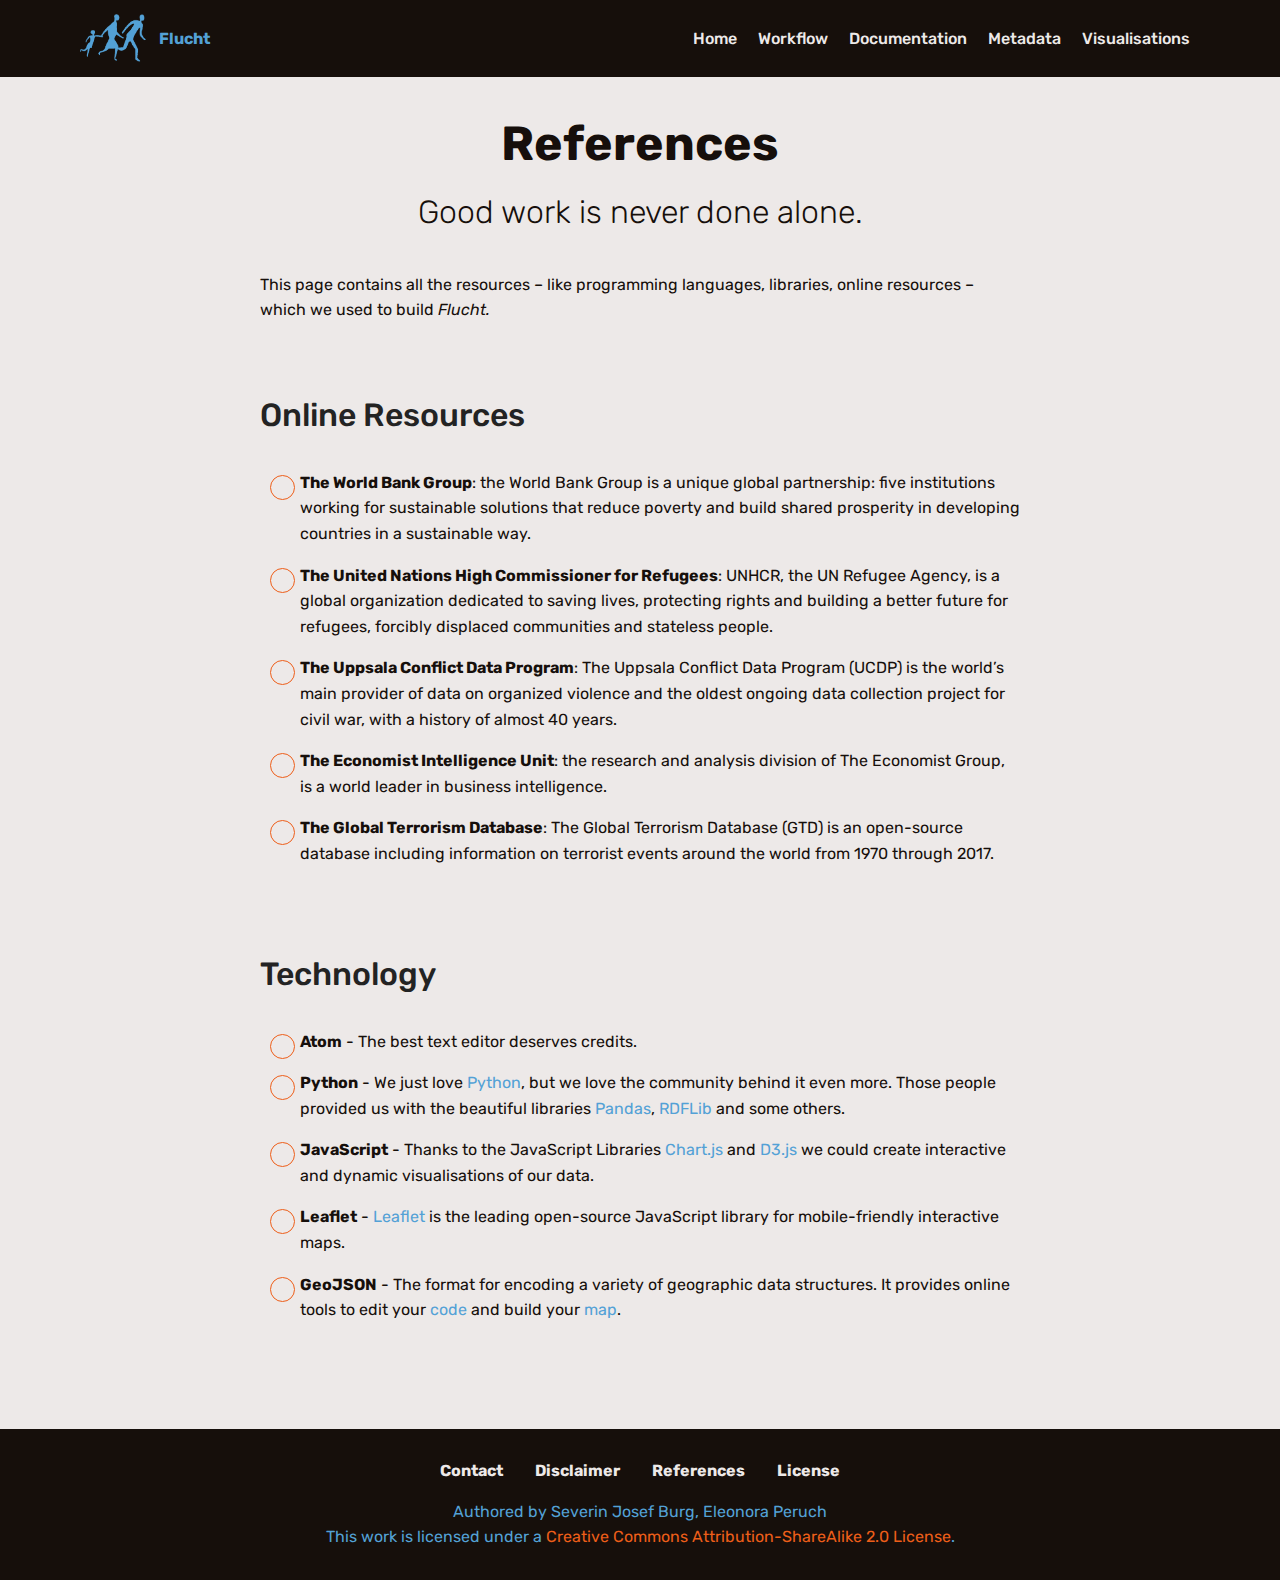
<file: references.html>
<!DOCTYPE html>
<html  >
<head>
  <!-- Site made with Mobirise Website Builder v4.10.4, https://mobirise.com -->
  <meta charset="UTF-8">
  <meta http-equiv="X-UA-Compatible" content="IE=edge">
  <meta name="generator" content="Mobirise v4.10.4, mobirise.com">
  <meta name="viewport" content="width=device-width, initial-scale=1, minimum-scale=1">
  <link rel="shortcut icon" href="assets/images/eurstars-122x122.png" type="image/x-icon">
  <meta name="description" content="">

  <title>Flucht – References</title>
  <link rel="stylesheet" href="assets/web/assets/mobirise-icons/mobirise-icons.css">
  <link rel="stylesheet" href="assets/tether/tether.min.css">
  <link rel="stylesheet" href="assets/bootstrap/css/bootstrap.min.css">
  <link rel="stylesheet" href="assets/bootstrap/css/bootstrap-grid.min.css">
  <link rel="stylesheet" href="assets/bootstrap/css/bootstrap-reboot.min.css">
  <link rel="stylesheet" href="assets/dropdown/css/style.css">
  <link rel="stylesheet" href="assets/socicon/css/styles.css">
  <link rel="stylesheet" href="assets/theme/css/style.css">
  <link rel="stylesheet" href="assets/mobirise/css/mbr-additional.css" type="text/css">



</head>
<body>
  <section class="menu cid-rvgZMVDNg8" once="menu" id="menu1-14">



    <nav class="navbar navbar-expand beta-menu navbar-dropdown align-items-center navbar-fixed-top navbar-toggleable-sm">
        <button class="navbar-toggler navbar-toggler-right" type="button" data-toggle="collapse" data-target="#navbarSupportedContent" aria-controls="navbarSupportedContent" aria-expanded="false" aria-label="Toggle navigation">
            <div class="hamburger">
                <span></span>
                <span></span>
                <span></span>
                <span></span>
            </div>
        </button>
        <div class="menu-logo">
          <div class="navbar-brand">
              <span class="navbar-logo">
                  <a href="index.html">
                       <img src="assets/images/logo.png" alt="Illustration of people fleeing" title="" style="height: 3rem;">
                  </a>
              </span>
              <span class="navbar-caption-wrap"><a class="navbar-caption text-primary display-4" href="index.html">Flucht</a></span>
          </div>
        </div>
        <div class="collapse navbar-collapse" id="navbarSupportedContent">
            <ul class="navbar-nav nav-dropdown nav-right" data-app-modern-menu="true"><li class="nav-item">
                    <a class="nav-link link text-white display-4" href="index.html">Home</a>
                </li><li class="nav-item">
                    <a class="nav-link link text-white display-4" href="workflow.html">Workflow</a>
                </li><li class="nav-item"><a class="nav-link link text-white display-4" href="documentation.html">Documentation</a></li><li class="nav-item"><a class="nav-link link text-white display-4" href="metadata.html">Metadata</a></li><li class="nav-item"><a class="nav-link link text-white display-4" href="visualisations.html">Visualisations</a></li></ul>

        </div>
    </nav>
</section>

<section class="engine"><a href="https://mobirise.info/b">how to create your own website for free</a></section><section class="mbr-section content4 cid-rvrS90NxR8" id="content4-1a">



    <div class="container">
        <div class="media-container-row">
            <div class="title col-12 col-md-8">
                <h2 class="align-center pb-3 mbr-fonts-style display-2"><strong>References</strong></h2>
                <h3 class="mbr-section-subtitle align-center mbr-light mbr-fonts-style display-5">Good work is never done alone.</h3>

            </div>
        </div>
    </div>
</section>

<section class="mbr-section article content1 cid-rvrTpU8oMY" id="content1-1e">



    <div class="container">
        <div class="media-container-row">
            <div class="mbr-text col-12 mbr-fonts-style display-7 col-md-8"><p>This page contains all the resources – like programming languages, libraries, online resources – which we used to build <em>Flucht. </em></p></div>
        </div>
    </div>
</section>

<section class="mbr-section content4 cid-rvrUxZBlrv" id="content4-1f">



    <div class="container">
        <div class="media-container-row">
            <div class="title col-12 col-md-8">
                <h2 class="align-center pb-3 mbr-fonts-style display-5">Online Resources</h2>


            </div>
        </div>
    </div>
</section>

<section class="mbr-section article content12 cid-rvrSsZHmGo" id="content12-1c">


    <div class="container">
        <div class="media-container-row">
            <div class="mbr-text counter-container col-12 col-md-8 mbr-fonts-style display-7">
                <ul>
                    <li><strong>The World Bank Group</strong>: the World Bank Group is a unique global partnership: five institutions working for sustainable solutions that reduce poverty and build shared prosperity in developing countries in a sustainable way.</li>
                    <li><strong>The United Nations High Commissioner for Refugees</strong>: UNHCR, the UN Refugee Agency, is a global organization dedicated to saving lives, protecting rights and building a better future for refugees, forcibly displaced communities and stateless people.</li>
                    <li><strong>The Uppsala Conflict Data Program</strong>: The Uppsala Conflict Data Program (UCDP) is the world’s main provider of data on organized violence and the oldest ongoing data collection project for civil war, with a history of almost 40 years.</li>
                    <li><strong>The Economist Intelligence Unit</strong>: the research and analysis division of The Economist Group, is a world leader in business intelligence.</li>
                    <li><strong>The Global Terrorism Database</strong>: The Global Terrorism Database (GTD) is an open-source database including information on terrorist events around the world from 1970 through 2017.</li>
                </ul>
            </div>
        </div>
    </div>
</section>

<section class="mbr-section content4 cid-rvrURgi2ek" id="content4-1g">



    <div class="container">
        <div class="media-container-row">
            <div class="title col-12 col-md-8">
                <h2 class="align-center pb-3 mbr-fonts-style display-5">
                    Technology</h2>


            </div>
        </div>
    </div>
</section>

<section class="mbr-section article content12 cid-rvrUSB9vnB" id="content12-1h">


    <div class="container">
        <div class="media-container-row">
            <div class="mbr-text counter-container col-12 col-md-8 mbr-fonts-style display-7">
                <ul>
                    <li><strong>Atom</strong> - The best text editor deserves credits.</li>
                    <li><strong>Python</strong> - We just love <a href="https://www.python.org" class="text-info" target="_blank">Python</a>, but we love the community behind it even more. Those people provided us with the beautiful libraries <a href="https://pandas.pydata.org" class="text-info" target="_blank">Pandas</a>, <a href="https://github.com/RDFLib/rdflib" class="text-info" target="_blank">RDFLib</a> and some others.</li>
                    <li><strong>JavaScript</strong> - Thanks to the JavaScript Libraries <a href="https://www.chartjs.org/" class="text-info" target="_blank">Chart.js</a> and <a href="https://github.com/ktym/d3sparql" class="text-info" target="_blank">D3.js</a> we could create interactive and dynamic visualisations of our data.</li>
                    <li><strong>Leaflet</strong> - <a href="https://leafletjs.com/" class="text-info" target="_blank">Leaflet</a> is the leading open-source JavaScript library for mobile-friendly interactive maps.</li>
                    <li><strong>GeoJSON</strong> - The format for encoding a variety of geographic data structures. It provides online tools to edit your <a href="http://geojson.io/#map=2/20.0/0.0" class="text-info" target="_blank">code</a> and build your <a href="https://geojson-maps.ash.ms/" class="text-info" target="_blank">map</a>.</li>
                </ul>
            </div>
        </div>
    </div>
</section>

<section once="footers" class="cid-rvh7pWUyp3" id="footer7-15">





    <div class="container">
        <div class="media-container-row align-center mbr-white">
            <div class="row row-links">
                <ul class="foot-menu">





                <li class="foot-menu-item mbr-fonts-style display-7"><a href="contact.html" class="text-white"><strong>Contact</strong></a></li><li class="foot-menu-item mbr-fonts-style display-7"><a href="disclaimer.html" class="text-white"><strong>Disclaimer</strong></a></li><li class="foot-menu-item mbr-fonts-style display-7"><a href="references.html" class="text-white"><strong>References</strong></a></li><li class="foot-menu-item mbr-fonts-style display-7"><a href="license.html" class="text-white"><strong>License</strong></a></li></ul>
            </div>

            <div class="row row-copirayt">
                <p class="mbr-text mb-0 mbr-fonts-style mbr-white align-center display-7">Authored by Severin Josef Burg, Eleonora Peruch
                <br />This work is licensed under a <a href="https://creativecommons.org/licenses/by-sa/2.0/" target="_blank">Creative Commons Attribution-ShareAlike 2.0 License</a>.</p>
            </div>
        </div>
    </div>
</section>


  <script src="assets/web/assets/jquery/jquery.min.js"></script>
  <script src="assets/popper/popper.min.js"></script>
  <script src="assets/tether/tether.min.js"></script>
  <script src="assets/bootstrap/js/bootstrap.min.js"></script>
  <script src="assets/smoothscroll/smooth-scroll.js"></script>
  <script src="assets/dropdown/js/nav-dropdown.js"></script>
  <script src="assets/dropdown/js/navbar-dropdown.js"></script>
  <script src="assets/touchswipe/jquery.touch-swipe.min.js"></script>
  <script src="assets/theme/js/script.js"></script>


</body>
</html>
</file>
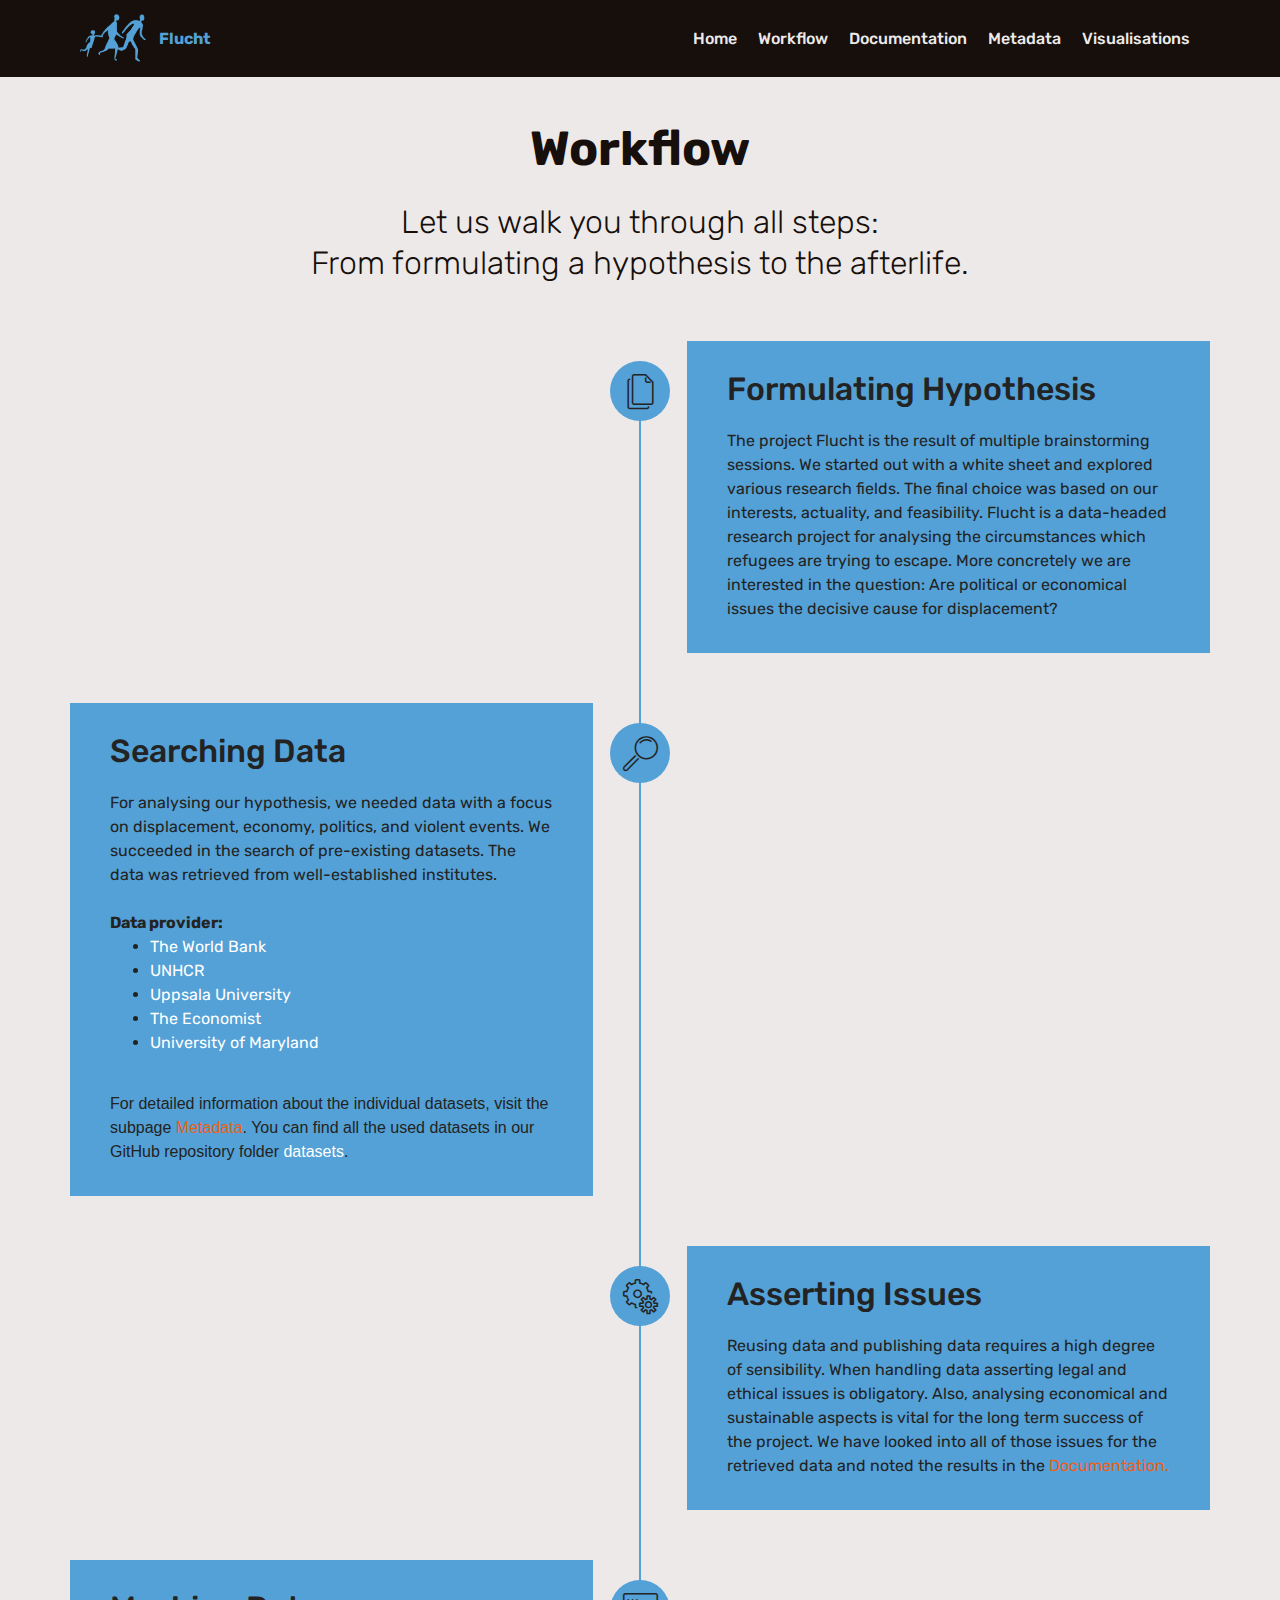
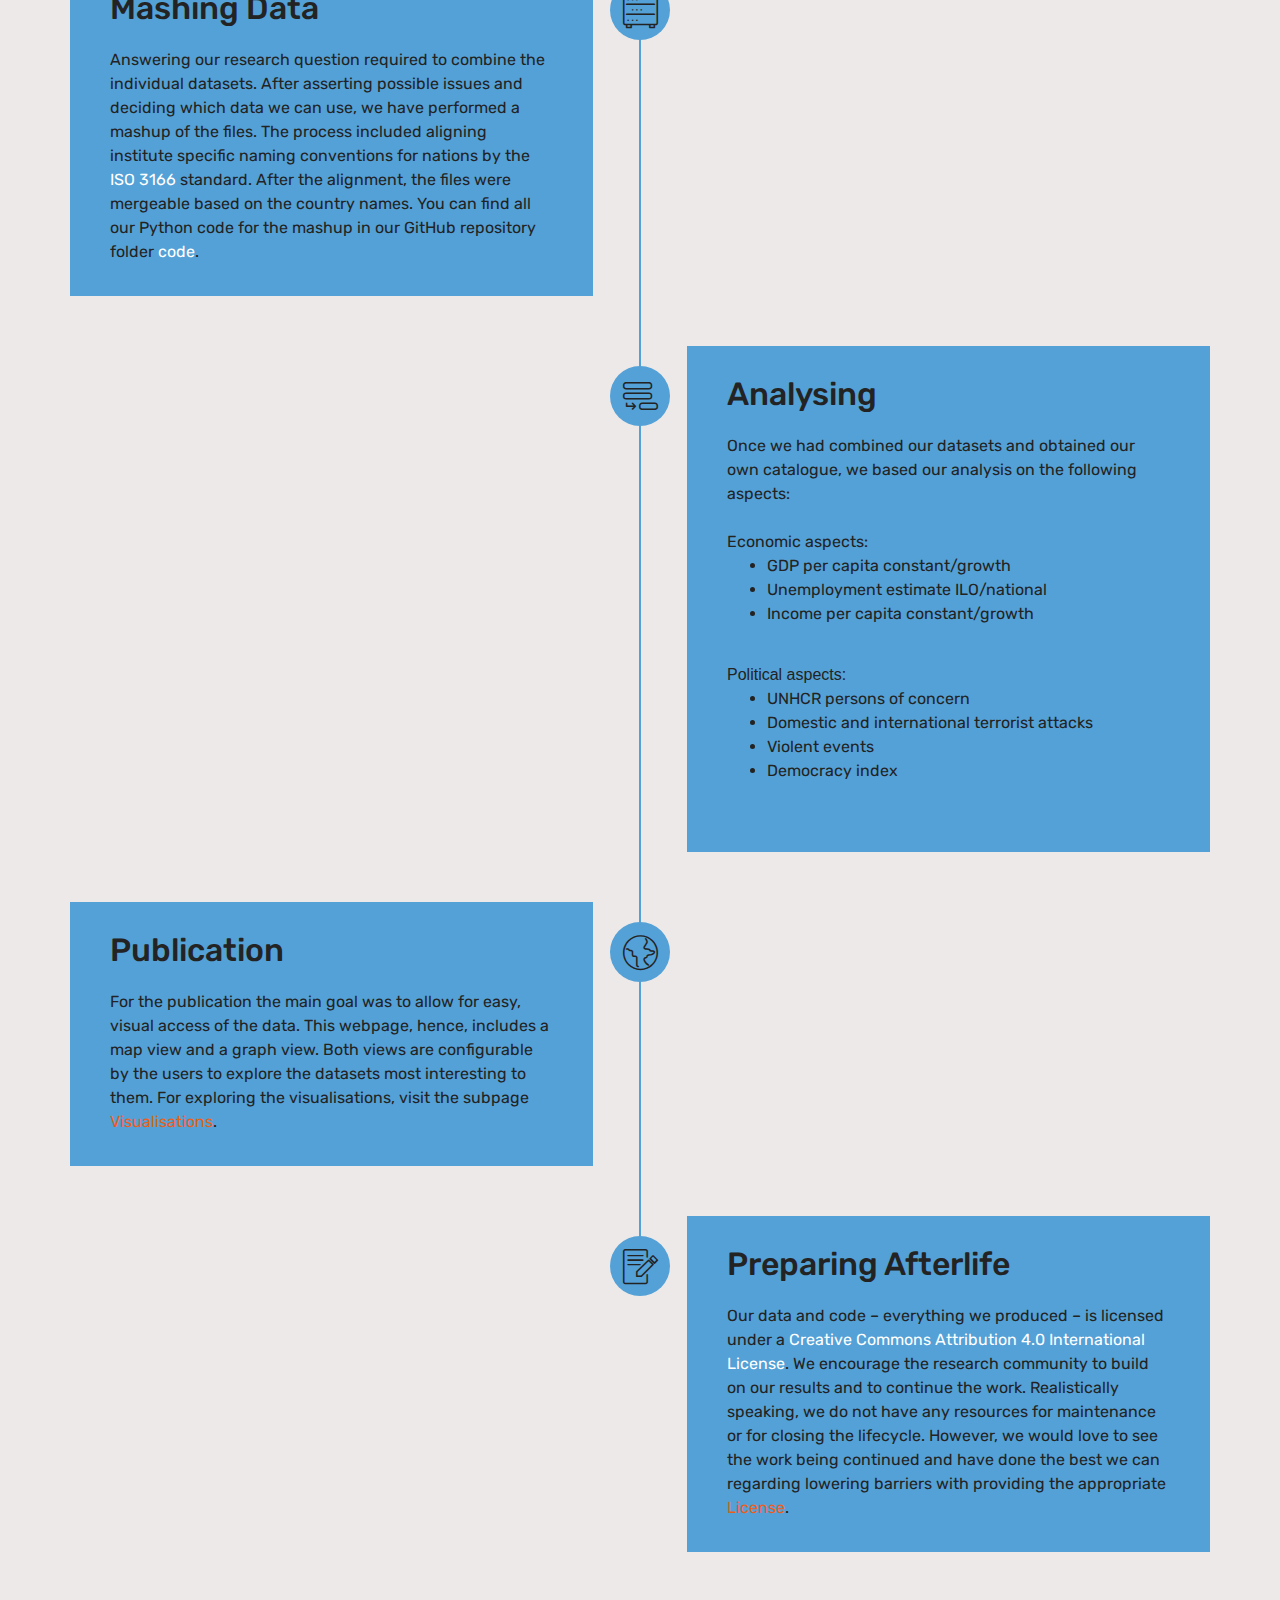
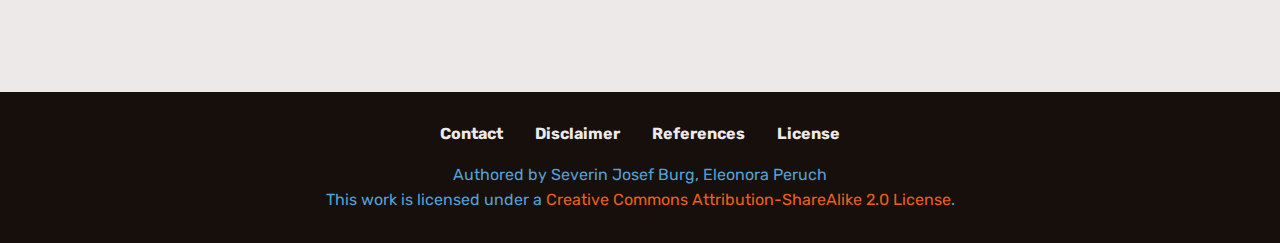
<file: workflow.html>
<!DOCTYPE html>
<html  >
<head>
  <!-- Site made with Mobirise Website Builder v4.10.4, https://mobirise.com -->
  <meta charset="UTF-8">
  <meta http-equiv="X-UA-Compatible" content="IE=edge">
  <meta name="generator" content="Mobirise v4.10.4, mobirise.com">
  <meta name="viewport" content="width=device-width, initial-scale=1, minimum-scale=1">
  <link rel="shortcut icon" href="assets/images/eurstars-122x122.png" type="image/x-icon">
  <meta name="description" content="">

  <title>Flucht – Workflow</title>
  <link rel="stylesheet" href="assets/web/assets/mobirise-icons/mobirise-icons.css">
  <link rel="stylesheet" href="assets/tether/tether.min.css">
  <link rel="stylesheet" href="assets/bootstrap/css/bootstrap.min.css">
  <link rel="stylesheet" href="assets/bootstrap/css/bootstrap-grid.min.css">
  <link rel="stylesheet" href="assets/bootstrap/css/bootstrap-reboot.min.css">
  <link rel="stylesheet" href="assets/dropdown/css/style.css">
  <link rel="stylesheet" href="assets/socicon/css/styles.css">
  <link rel="stylesheet" href="assets/theme/css/style.css">
  <link rel="stylesheet" href="assets/mobirise/css/mbr-additional.css" type="text/css">

  <style>
  .link-white {
    color: white;
  }
  .link-white:hover {
    color: #000;
  }
  a.text-info {
    color: #DD310B!important;
  }
  </style>

</head>
<body>
  <section class="menu cid-rvgZMVDNg8" once="menu" id="menu1-6">



    <nav class="navbar navbar-expand beta-menu navbar-dropdown align-items-center navbar-fixed-top navbar-toggleable-sm">
        <button class="navbar-toggler navbar-toggler-right" type="button" data-toggle="collapse" data-target="#navbarSupportedContent" aria-controls="navbarSupportedContent" aria-expanded="false" aria-label="Toggle navigation">
            <div class="hamburger">
                <span></span>
                <span></span>
                <span></span>
                <span></span>
            </div>
        </button>
        <div class="menu-logo">
          <div class="navbar-brand">
              <span class="navbar-logo">
                  <a href="index.html">
                       <img src="assets/images/logo.png" alt="Illustration of people fleeing" title="" style="height: 3rem;">
                  </a>
              </span>
              <span class="navbar-caption-wrap"><a class="navbar-caption text-primary display-4" href="index.html">Flucht</a></span>
          </div>
        </div>
        <div class="collapse navbar-collapse" id="navbarSupportedContent">
            <ul class="navbar-nav nav-dropdown nav-right" data-app-modern-menu="true"><li class="nav-item">
                    <a class="nav-link link text-white display-4" href="index.html">Home</a>
                </li><li class="nav-item">
                    <a class="nav-link link text-white display-4" href="workflow.html">Workflow</a>
                </li><li class="nav-item"><a class="nav-link link text-white display-4" href="documentation.html">Documentation</a></li><li class="nav-item"><a class="nav-link link text-white display-4" href="metadata.html">Metadata</a></li><li class="nav-item"><a class="nav-link link text-white display-4" href="visualisations.html">Visualisations</a></li></ul>

        </div>
    </nav>
</section>

<section class="engine"><a href="https://mobirise.info/i">site creation software</a></section><section class="timeline2 cid-rvh8bvybZa" id="timeline2-8">





    <div class="container align-center">
        <h2 class="mbr-section-title pb-3 mbr-fonts-style display-2"><strong>Workflow</strong></h2>
        <h3 class="mbr-section-subtitle pb-5 mbr-fonts-style display-5">
            Let us walk you through all steps: <br>From formulating a hypothesis to the afterlife.</h3>

        <div class="container timelines-container" mbri-timelines="">
            <!--1-->
            <div class="row timeline-element reverse separline">
                <span class="iconsBackground">
                    <span class="mbri-pages mbr-iconfont"></span>
                </span>
                <div class="col-xs-12 col-md-6 align-left">
                    <div class="timeline-text-content">
                        <h4 class="mbr-timeline-title pb-3 mbr-fonts-style display-5">Formulating Hypothesis</h4>
                        <p class="mbr-timeline-text mbr-fonts-style display-7">The project Flucht is the result of multiple brainstorming sessions. We started out with a white sheet and explored various research fields. The final choice was based on our interests, actuality, and feasibility. Flucht is a data-headed research project for analysing the circumstances which refugees are trying to escape. More concretely we are interested in the question: Are political or economical issues the decisive cause for displacement?</p>
                     </div>
                </div>
            </div>
            <!--2-->
            <div class="row timeline-element  separline">
                <span class="iconsBackground">
                    <span class="mbri-search mbr-iconfont"></span>
                </span>
                <div class="col-xs-12 col-md-6 align-left ">
                    <div class="timeline-text-content">
                        <h4 class="mbr-timeline-title pb-3 mbr-fonts-style display-5">Searching Data</h4>
                        <p class="mbr-timeline-text mbr-fonts-style display-7">
                            For analysing our hypothesis, we needed data with a focus on displacement, economy, politics, and violent events. We succeeded in the search of pre-existing datasets. The data was retrieved from well-established institutes. <br><br>
                            <strong>Data provider:</strong>
                            <ul class="mbr-timeline-text mbr-fonts-style display-7">
                              <li><a href="https://www.worldbank.org" class="link-white" target="_blank">The World Bank</a></li>
                              <li><a href="https://www.unhcr.org" class="link-white" target="_blank">UNHCR</a></li>
                              <li><a href="https://www.uu.se/en" class="link-white" target="_blank">Uppsala University</a></li>
                              <li><a href="https://www.economist.com" class="link-white" target="_blank">The Economist</a></li>
                              <li><a href="https://www.umd.edu" class="link-white" target="_blank">University of Maryland</a></li>
                            </ul>
                            For detailed information about the individual datasets, visit the subpage <a href="metadata.html">Metadata</a>. You can find all the used datasets in our GitHub repository folder <a href="https://github.com/Flucht/flucht.github.io/tree/master/catalog/datasets" class="link-white" target="_blank">datasets</a>.
                        </p>
                    </div>
                </div>
            </div>
            <!--3-->
            <div class="row timeline-element reverse separline">
                <span class="iconsBackground">
                    <span class="mbr-iconfont mbri-setting"></span>
                </span>
                <div class="col-xs-12 col-md-6 align-left">
                    <div class="timeline-text-content">
                        <h4 class="mbr-timeline-title pb-3 mbr-fonts-style display-5">Asserting Issues</h4>
                        <p class="mbr-timeline-text mbr-fonts-style display-7">
                            Reusing data and publishing data requires a high degree of sensibility. When handling data asserting legal and ethical issues is obligatory. Also, analysing economical and sustainable aspects is vital for the long term success of the project. We have looked into all of those issues for the retrieved data and noted the results in the <a href="documentation.html">Documentation.</a>
                        </p>
                    </div>
                </div>
            </div>
            <!--4-->
            <div class="row timeline-element  separline">
                <span class="iconsBackground">
                    <span class="mbr-iconfont mbri-database"></span>
                </span>
                <div class="col-xs-12 col-md-6 align-left ">
                    <div class="timeline-text-content">
                        <h4 class="mbr-timeline-title pb-3 mbr-fonts-style display-5">Mashing Data</h4>
                        <p class="mbr-timeline-text mbr-fonts-style display-7">Answering our research question required to combine the individual datasets. After asserting possible issues and deciding which data we can use, we have performed a mashup of the files. The process included aligning institute specific naming conventions for nations by the <a href="https://www.iso.org/iso-3166-country-codes.html" class="link-white" target="_blank">ISO 3166</a> standard. After the alignment, the files were mergeable based on the country names. You can find all our Python code for the mashup in our GitHub repository folder <a href="https://github.com/Flucht/flucht.github.io/tree/master/code" class="link-white" target="_blank">code</a>.
                    </div>
                </div>
            </div>
            <!--5-->
            <div class="row timeline-element reverse separline">
                <span class="iconsBackground">
                    <span class="mbr-iconfont mbri-add-submenu"></span>
                </span>
                <div class="col-xs-12 col-md-6 align-left">
                    <div class="timeline-text-content">
                        <h4 class="mbr-timeline-title pb-3 mbr-fonts-style display-5">Analysing</h4>
                        <p class="mbr-timeline-text mbr-fonts-style display-7">
                          Once we had combined our datasets and obtained our own catalogue, we based our analysis on the following aspects:<br><br>
                          Economic aspects:
                          <ul class="mbr-timeline-text mbr-fonts-style display-7">
                            <li>GDP per capita constant/growth</li>
                            <li>Unemployment estimate ILO/national</li>
                            <li>Income per capita constant/growth </li>
                          </ul>
                          Political aspects:
                          <ul class="mbr-timeline-text mbr-fonts-style display-7">
                            <li>UNHCR persons of concern</li>
                            <li>Domestic and international terrorist attacks</li>
                            <li>Violent events</li>
                            <li>Democracy index</li>
                          </ul>
                        </p>
                    </div>
                </div>
            </div>
            <!--6-->
            <div class="row timeline-element separline">
                <span class="iconsBackground">
                    <span class="mbr-iconfont mbri-globe"></span>
                </span>
                <div class="col-xs-12 col-md-6 align-left ">
                    <div class="timeline-text-content">
                        <h4 class="mbr-timeline-title pb-3 mbr-fonts-style display-5">Publication</h4>
                        <p class="mbr-timeline-text mbr-fonts-style display-7">For the publication the main goal was to allow for easy, visual access of the data. This webpage, hence, includes a map view and a graph view. Both views are configurable by the users to explore the datasets most interesting to them. For exploring the visualisations, visit the subpage <a href="visualisations.html">Visualisations</a>.
                      </p>
                    </div>
                </div>
            </div>
            <!--7-->
            <div class="row timeline-element reverse">
                <span class="iconsBackground">
                    <span class="mbri-edit mbr-iconfont"></span>
                </span>
                <div class="col-xs-12 col-md-6 align-left">
                    <div class="timeline-text-content">
                        <h4 class="mbr-timeline-title pb-3 mbr-fonts-style display-5">Preparing Afterlife</h4>
                        <p class="mbr-timeline-text mbr-fonts-style display-7">Our data and code – everything we produced – is licensed under a <a href="http://creativecommons.org/licenses/by/4.0/" class="link-white" target="_blank">Creative Commons Attribution 4.0 International License</a>. We encourage the research community to build on our results and to continue the work. Realistically speaking, we do not have any resources for maintenance or for closing the lifecycle. However, we would love to see the work being continued and have done the best we can regarding lowering barriers with providing the appropriate <a href="license.html">License</a>.</p>
                    </div>
                </div>
            </div>
        </div>
    </div>
</section>

<section once="footers" class="cid-rvh7pWUyp3" id="footer7-7">





    <div class="container">
        <div class="media-container-row align-center mbr-white">
            <div class="row row-links">
                <ul class="foot-menu">





                <li class="foot-menu-item mbr-fonts-style display-7"><a href="contact.html" class="text-white"><strong>Contact</strong></a></li><li class="foot-menu-item mbr-fonts-style display-7"><a href="disclaimer.html" class="text-white"><strong>Disclaimer</strong></a></li><li class="foot-menu-item mbr-fonts-style display-7"><a href="references.html" class="text-white"><strong>References</strong></a></li><li class="foot-menu-item mbr-fonts-style display-7"><a href="license.html" class="text-white"><strong>License</strong></a></li></ul>
            </div>

            <div class="row row-copirayt">
                <p class="mbr-text mb-0 mbr-fonts-style mbr-white align-center display-7">Authored by Severin Josef Burg, Eleonora Peruch
                <br />This work is licensed under a <a href="https://creativecommons.org/licenses/by-sa/2.0/" target="_blank">Creative Commons Attribution-ShareAlike 2.0 License</a>.</p>
            </div>
        </div>
    </div>
</section>


  <script src="assets/web/assets/jquery/jquery.min.js"></script>
  <script src="assets/popper/popper.min.js"></script>
  <script src="assets/tether/tether.min.js"></script>
  <script src="assets/bootstrap/js/bootstrap.min.js"></script>
  <script src="assets/smoothscroll/smooth-scroll.js"></script>
  <script src="assets/dropdown/js/nav-dropdown.js"></script>
  <script src="assets/dropdown/js/navbar-dropdown.js"></script>
  <script src="assets/touchswipe/jquery.touch-swipe.min.js"></script>
  <script src="assets/theme/js/script.js"></script>


</body>
</html>
</file>
<file: assets/web/assets/mobirise-icons/mobirise-icons.css>
@font-face {
  font-family: 'MobiriseIcons';
  src:  url('mobirise-icons.eot?spat4u');
  src:  url('mobirise-icons.eot?spat4u#iefix') format('embedded-opentype'),
    url('mobirise-icons.ttf?spat4u') format('truetype'),
    url('mobirise-icons.woff?spat4u') format('woff'),
    url('mobirise-icons.svg?spat4u#MobiriseIcons') format('svg');
  font-weight: normal;
  font-style: normal;
}

[class^="mbri-"], [class*=" mbri-"] {
  /* use !important to prevent issues with browser extensions that change fonts */
  font-family: MobiriseIcons !important;
  speak: none;
  font-style: normal;
  font-weight: normal;
  font-variant: normal;
  text-transform: none;
  line-height: 1;

  /* Better Font Rendering =========== */
  -webkit-font-smoothing: antialiased;
  -moz-osx-font-smoothing: grayscale;
}

.mbri-add-submenu:before {
  content: "\e900";
}
.mbri-alert:before {
  content: "\e901";
}
.mbri-align-center:before {
  content: "\e902";
}
.mbri-align-justify:before {
  content: "\e903";
}
.mbri-align-left:before {
  content: "\e904";
}
.mbri-align-right:before {
  content: "\e905";
}
.mbri-android:before {
  content: "\e906";
}
.mbri-apple:before {
  content: "\e907";
}
.mbri-arrow-down:before {
  content: "\e908";
}
.mbri-arrow-next:before {
  content: "\e909";
}
.mbri-arrow-prev:before {
  content: "\e90a";
}
.mbri-arrow-up:before {
  content: "\e90b";
}
.mbri-bold:before {
  content: "\e90c";
}
.mbri-bookmark:before {
  content: "\e90d";
}
.mbri-bootstrap:before {
  content: "\e90e";
}
.mbri-briefcase:before {
  content: "\e90f";
}
.mbri-browse:before {
  content: "\e910";
}
.mbri-bulleted-list:before {
  content: "\e911";
}
.mbri-calendar:before {
  content: "\e912";
}
.mbri-camera:before {
  content: "\e913";
}
.mbri-cart-add:before {
  content: "\e914";
}
.mbri-cart-full:before {
  content: "\e915";
}
.mbri-cash:before {
  content: "\e916";
}
.mbri-change-style:before {
  content: "\e917";
}
.mbri-chat:before {
  content: "\e918";
}
.mbri-clock:before {
  content: "\e919";
}
.mbri-close:before {
  content: "\e91a";
}
.mbri-cloud:before {
  content: "\e91b";
}
.mbri-code:before {
  content: "\e91c";
}
.mbri-contact-form:before {
  content: "\e91d";
}
.mbri-credit-card:before {
  content: "\e91e";
}
.mbri-cursor-click:before {
  content: "\e91f";
}
.mbri-cust-feedback:before {
  content: "\e920";
}
.mbri-database:before {
  content: "\e921";
}
.mbri-delivery:before {
  content: "\e922";
}
.mbri-desktop:before {
  content: "\e923";
}
.mbri-devices:before {
  content: "\e924";
}
.mbri-down:before {
  content: "\e925";
}
.mbri-download:before {
  content: "\e989";
}
.mbri-drag-n-drop:before {
  content: "\e927";
}
.mbri-drag-n-drop2:before {
  content: "\e928";
}
.mbri-edit:before {
  content: "\e929";
}
.mbri-edit2:before {
  content: "\e92a";
}
.mbri-error:before {
  content: "\e92b";
}
.mbri-extension:before {
  content: "\e92c";
}
.mbri-features:before {
  content: "\e92d";
}
.mbri-file:before {
  content: "\e92e";
}
.mbri-flag:before {
  content: "\e92f";
}
.mbri-folder:before {
  content: "\e930";
}
.mbri-gift:before {
  content: "\e931";
}
.mbri-github:before {
  content: "\e932";
}
.mbri-globe:before {
  content: "\e933";
}
.mbri-globe-2:before {
  content: "\e934";
}
.mbri-growing-chart:before {
  content: "\e935";
}
.mbri-hearth:before {
  content: "\e936";
}
.mbri-help:before {
  content: "\e937";
}
.mbri-home:before {
  content: "\e938";
}
.mbri-hot-cup:before {
  content: "\e939";
}
.mbri-idea:before {
  content: "\e93a";
}
.mbri-image-gallery:before {
  content: "\e93b";
}
.mbri-image-slider:before {
  content: "\e93c";
}
.mbri-info:before {
  content: "\e93d";
}
.mbri-italic:before {
  content: "\e93e";
}
.mbri-key:before {
  content: "\e93f";
}
.mbri-laptop:before {
  content: "\e940";
}
.mbri-layers:before {
  content: "\e941";
}
.mbri-left-right:before {
  content: "\e942";
}
.mbri-left:before {
  content: "\e943";
}
.mbri-letter:before {
  content: "\e944";
}
.mbri-like:before {
  content: "\e945";
}
.mbri-link:before {
  content: "\e946";
}
.mbri-lock:before {
  content: "\e947";
}
.mbri-login:before {
  content: "\e948";
}
.mbri-logout:before {
  content: "\e949";
}
.mbri-magic-stick:before {
  content: "\e94a";
}
.mbri-map-pin:before {
  content: "\e94b";
}
.mbri-menu:before {
  content: "\e94c";
}
.mbri-mobile:before {
  content: "\e94d";
}
.mbri-mobile2:before {
  content: "\e94e";
}
.mbri-mobirise:before {
  content: "\e94f";
}
.mbri-more-horizontal:before {
  content: "\e950";
}
.mbri-more-vertical:before {
  content: "\e951";
}
.mbri-music:before {
  content: "\e952";
}
.mbri-new-file:before {
  content: "\e953";
}
.mbri-numbered-list:before {
  content: "\e954";
}
.mbri-opened-folder:before {
  content: "\e955";
}
.mbri-pages:before {
  content: "\e956";
}
.mbri-paper-plane:before {
  content: "\e957";
}
.mbri-paperclip:before {
  content: "\e958";
}
.mbri-photo:before {
  content: "\e959";
}
.mbri-photos:before {
  content: "\e95a";
}
.mbri-pin:before {
  content: "\e95b";
}
.mbri-play:before {
  content: "\e95c";
}
.mbri-plus:before {
  content: "\e95d";
}
.mbri-preview:before {
  content: "\e95e";
}
.mbri-print:before {
  content: "\e95f";
}
.mbri-protect:before {
  content: "\e960";
}
.mbri-question:before {
  content: "\e961";
}
.mbri-quote-left:before {
  content: "\e962";
}
.mbri-quote-right:before {
  content: "\e963";
}
.mbri-refresh:before {
  content: "\e964";
}
.mbri-responsive:before {
  content: "\e965";
}
.mbri-right:before {
  content: "\e966";
}
.mbri-rocket:before {
  content: "\e967";
}
.mbri-sad-face:before {
  content: "\e968";
}
.mbri-sale:before {
  content: "\e969";
}
.mbri-save:before {
  content: "\e96a";
}
.mbri-search:before {
  content: "\e96b";
}
.mbri-setting:before {
  content: "\e96c";
}
.mbri-setting2:before {
  content: "\e96d";
}
.mbri-setting3:before {
  content: "\e96e";
}
.mbri-share:before {
  content: "\e96f";
}
.mbri-shopping-bag:before {
  content: "\e970";
}
.mbri-shopping-basket:before {
  content: "\e971";
}
.mbri-shopping-cart:before {
  content: "\e972";
}
.mbri-sites:before {
  content: "\e973";
}
.mbri-smile-face:before {
  content: "\e974";
}
.mbri-speed:before {
  content: "\e975";
}
.mbri-star:before {
  content: "\e976";
}
.mbri-success:before {
  content: "\e977";
}
.mbri-sun:before {
  content: "\e978";
}
.mbri-sun2:before {
  content: "\e979";
}
.mbri-tablet:before {
  content: "\e97a";
}
.mbri-tablet-vertical:before {
  content: "\e97b";
}
.mbri-target:before {
  content: "\e97c";
}
.mbri-timer:before {
  content: "\e97d";
}
.mbri-to-ftp:before {
  content: "\e97e";
}
.mbri-to-local-drive:before {
  content: "\e97f";
}
.mbri-touch-swipe:before {
  content: "\e980";
}
.mbri-touch:before {
  content: "\e981";
}
.mbri-trash:before {
  content: "\e982";
}
.mbri-underline:before {
  content: "\e983";
}
.mbri-unlink:before {
  content: "\e984";
}
.mbri-unlock:before {
  content: "\e985";
}
.mbri-up-down:before {
  content: "\e986";
}
.mbri-up:before {
  content: "\e987";
}
.mbri-update:before {
  content: "\e988";
}
.mbri-upload:before {
 content: "\e926"; 
}
.mbri-user:before {
  content: "\e98a";
}
.mbri-user2:before {
  content: "\e98b";
}
.mbri-users:before {
  content: "\e98c";
}
.mbri-video:before {
  content: "\e98d";
}
.mbri-video-play:before {
  content: "\e98e";
}
.mbri-watch:before {
  content: "\e98f";
}
.mbri-website-theme:before {
  content: "\e990";
}
.mbri-wifi:before {
  content: "\e991";
}
.mbri-windows:before {
  content: "\e992";
}
.mbri-zoom-out:before {
  content: "\e993";
}
.mbri-redo:before {
  content: "\e994";
}
.mbri-undo:before {
  content: "\e995";
}
</file>
<file: assets/socicon/css/styles.css>
@charset "UTF-8";

@font-face {
  font-family: "socicon";
  src:url("../fonts/socicon.eot");
  src:url("../fonts/socicon.eot?#iefix") format("embedded-opentype"),
    url("../fonts/socicon.woff") format("woff"),
    url("../fonts/socicon.ttf") format("truetype"),
    url("../fonts/socicon.svg#socicon") format("svg");
  font-weight: normal;
  font-style: normal;

}

[data-icon]:before {
  font-family: "socicon" !important;
  content: attr(data-icon);
  font-style: normal !important;
  font-weight: normal !important;
  font-variant: normal !important;
  text-transform: none !important;
  speak: none;
  line-height: 1;
  -webkit-font-smoothing: antialiased;
  -moz-osx-font-smoothing: grayscale;
}

[class^="socicon-"]:before,
[class*=" socicon-"]:before {
  font-family: "socicon" !important;
  font-style: normal !important;
  font-weight: normal !important;
  font-variant: normal !important;
  text-transform: none !important;
  speak: none;
  line-height: 1;
  -webkit-font-smoothing: antialiased;
  -moz-osx-font-smoothing: grayscale;
}

.socicon-modelmayhem:before {
  content: "\e000";
}
.socicon-mixcloud:before {
  content: "\e001";
}
.socicon-drupal:before {
  content: "\e002";
}
.socicon-swarm:before {
  content: "\e003";
}
.socicon-istock:before {
  content: "\e004";
}
.socicon-yammer:before {
  content: "\e005";
}
.socicon-ello:before {
  content: "\e006";
}
.socicon-stackoverflow:before {
  content: "\e007";
}
.socicon-persona:before {
  content: "\e008";
}
.socicon-triplej:before {
  content: "\e009";
}
.socicon-houzz:before {
  content: "\e00a";
}
.socicon-rss:before {
  content: "\e00b";
}
.socicon-paypal:before {
  content: "\e00c";
}
.socicon-odnoklassniki:before {
  content: "\e00d";
}
.socicon-airbnb:before {
  content: "\e00e";
}
.socicon-periscope:before {
  content: "\e00f";
}
.socicon-outlook:before {
  content: "\e010";
}
.socicon-coderwall:before {
  content: "\e011";
}
.socicon-tripadvisor:before {
  content: "\e012";
}
.socicon-appnet:before {
  content: "\e013";
}
.socicon-goodreads:before {
  content: "\e014";
}
.socicon-tripit:before {
  content: "\e015";
}
.socicon-lanyrd:before {
  content: "\e016";
}
.socicon-slideshare:before {
  content: "\e017";
}
.socicon-buffer:before {
  content: "\e018";
}
.socicon-disqus:before {
  content: "\e019";
}
.socicon-vkontakte:before {
  content: "\e01a";
}
.socicon-whatsapp:before {
  content: "\e01b";
}
.socicon-patreon:before {
  content: "\e01c";
}
.socicon-storehouse:before {
  content: "\e01d";
}
.socicon-pocket:before {
  content: "\e01e";
}
.socicon-mail:before {
  content: "\e01f";
}
.socicon-blogger:before {
  content: "\e020";
}
.socicon-technorati:before {
  content: "\e021";
}
.socicon-reddit:before {
  content: "\e022";
}
.socicon-dribbble:before {
  content: "\e023";
}
.socicon-stumbleupon:before {
  content: "\e024";
}
.socicon-digg:before {
  content: "\e025";
}
.socicon-envato:before {
  content: "\e026";
}
.socicon-behance:before {
  content: "\e027";
}
.socicon-delicious:before {
  content: "\e028";
}
.socicon-deviantart:before {
  content: "\e029";
}
.socicon-forrst:before {
  content: "\e02a";
}
.socicon-play:before {
  content: "\e02b";
}
.socicon-zerply:before {
  content: "\e02c";
}
.socicon-wikipedia:before {
  content: "\e02d";
}
.socicon-apple:before {
  content: "\e02e";
}
.socicon-flattr:before {
  content: "\e02f";
}
.socicon-github:before {
  content: "\e030";
}
.socicon-renren:before {
  content: "\e031";
}
.socicon-friendfeed:before {
  content: "\e032";
}
.socicon-newsvine:before {
  content: "\e033";
}
.socicon-identica:before {
  content: "\e034";
}
.socicon-bebo:before {
  content: "\e035";
}
.socicon-zynga:before {
  content: "\e036";
}
.socicon-steam:before {
  content: "\e037";
}
.socicon-xbox:before {
  content: "\e038";
}
.socicon-windows:before {
  content: "\e039";
}
.socicon-qq:before {
  content: "\e03a";
}
.socicon-douban:before {
  content: "\e03b";
}
.socicon-meetup:before {
  content: "\e03c";
}
.socicon-playstation:before {
  content: "\e03d";
}
.socicon-android:before {
  content: "\e03e";
}
.socicon-snapchat:before {
  content: "\e03f";
}
.socicon-twitter:before {
  content: "\e040";
}
.socicon-facebook:before {
  content: "\e041";
}
.socicon-googleplus:before {
  content: "\e042";
}
.socicon-pinterest:before {
  content: "\e043";
}
.socicon-foursquare:before {
  content: "\e044";
}
.socicon-yahoo:before {
  content: "\e045";
}
.socicon-skype:before {
  content: "\e046";
}
.socicon-yelp:before {
  content: "\e047";
}
.socicon-feedburner:before {
  content: "\e048";
}
.socicon-linkedin:before {
  content: "\e049";
}
.socicon-viadeo:before {
  content: "\e04a";
}
.socicon-xing:before {
  content: "\e04b";
}
.socicon-myspace:before {
  content: "\e04c";
}
.socicon-soundcloud:before {
  content: "\e04d";
}
.socicon-spotify:before {
  content: "\e04e";
}
.socicon-grooveshark:before {
  content: "\e04f";
}
.socicon-lastfm:before {
  content: "\e050";
}
.socicon-youtube:before {
  content: "\e051";
}
.socicon-vimeo:before {
  content: "\e052";
}
.socicon-dailymotion:before {
  content: "\e053";
}
.socicon-vine:before {
  content: "\e054";
}
.socicon-flickr:before {
  content: "\e055";
}
.socicon-500px:before {
  content: "\e056";
}
.socicon-wordpress:before {
  content: "\e058";
}
.socicon-tumblr:before {
  content: "\e059";
}
.socicon-twitch:before {
  content: "\e05a";
}
.socicon-8tracks:before {
  content: "\e05b";
}
.socicon-amazon:before {
  content: "\e05c";
}
.socicon-icq:before {
  content: "\e05d";
}
.socicon-smugmug:before {
  content: "\e05e";
}
.socicon-ravelry:before {
  content: "\e05f";
}
.socicon-weibo:before {
  content: "\e060";
}
.socicon-baidu:before {
  content: "\e061";
}
.socicon-angellist:before {
  content: "\e062";
}
.socicon-ebay:before {
  content: "\e063";
}
.socicon-imdb:before {
  content: "\e064";
}
.socicon-stayfriends:before {
  content: "\e065";
}
.socicon-residentadvisor:before {
  content: "\e066";
}
.socicon-google:before {
  content: "\e067";
}
.socicon-yandex:before {
  content: "\e068";
}
.socicon-sharethis:before {
  content: "\e069";
}
.socicon-bandcamp:before {
  content: "\e06a";
}
.socicon-itunes:before {
  content: "\e06b";
}
.socicon-deezer:before {
  content: "\e06c";
}
.socicon-telegram:before {
  content: "\e06e";
}
.socicon-openid:before {
  content: "\e06f";
}
.socicon-amplement:before {
  content: "\e070";
}
.socicon-viber:before {
  content: "\e071";
}
.socicon-zomato:before {
  content: "\e072";
}
.socicon-draugiem:before {
  content: "\e074";
}
.socicon-endomodo:before {
  content: "\e075";
}
.socicon-filmweb:before {
  content: "\e076";
}
.socicon-stackexchange:before {
  content: "\e077";
}
.socicon-wykop:before {
  content: "\e078";
}
.socicon-teamspeak:before {
  content: "\e079";
}
.socicon-teamviewer:before {
  content: "\e07a";
}
.socicon-ventrilo:before {
  content: "\e07b";
}
.socicon-younow:before {
  content: "\e07c";
}
.socicon-raidcall:before {
  content: "\e07d";
}
.socicon-mumble:before {
  content: "\e07e";
}
.socicon-medium:before {
  content: "\e06d";
}
.socicon-bebee:before {
  content: "\e07f";
}
.socicon-hitbox:before {
  content: "\e080";
}
.socicon-reverbnation:before {
  content: "\e081";
}
.socicon-formulr:before {
  content: "\e082";
}
.socicon-instagram:before {
  content: "\e057";
}
.socicon-battlenet:before {
  content: "\e083";
}
.socicon-chrome:before {
  content: "\e084";
}
.socicon-discord:before {
  content: "\e086";
}
.socicon-issuu:before {
  content: "\e087";
}
.socicon-macos:before {
  content: "\e088";
}
.socicon-firefox:before {
  content: "\e089";
}
.socicon-opera:before {
  content: "\e08d";
}
.socicon-keybase:before {
  content: "\e090";
}
.socicon-alliance:before {
  content: "\e091";
}
.socicon-livejournal:before {
  content: "\e092";
}
.socicon-googlephotos:before {
  content: "\e093";
}
.socicon-horde:before {
  content: "\e094";
}
.socicon-etsy:before {
  content: "\e095";
}
.socicon-zapier:before {
  content: "\e096";
}
.socicon-google-scholar:before {
  content: "\e097";
}
.socicon-researchgate:before {
  content: "\e098";
}
.socicon-wechat:before {
  content: "\e099";
}
.socicon-strava:before {
  content: "\e09a";
}
.socicon-line:before {
  content: "\e09b";
}
.socicon-lyft:before {
  content: "\e09c";
}
.socicon-uber:before {
  content: "\e09d";
}
.socicon-songkick:before {
  content: "\e09e";
}
.socicon-viewbug:before {
  content: "\e09f";
}
.socicon-googlegroups:before {
  content: "\e0a0";
}
.socicon-quora:before {
  content: "\e073";
}
.socicon-diablo:before {
  content: "\e085";
}
.socicon-blizzard:before {
  content: "\e0a1";
}
.socicon-hearthstone:before {
  content: "\e08b";
}
.socicon-heroes:before {
  content: "\e08a";
}
.socicon-overwatch:before {
  content: "\e08c";
}
.socicon-warcraft:before {
  content: "\e08e";
}
.socicon-starcraft:before {
  content: "\e08f";
}
.socicon-beam:before {
  content: "\e0a2";
}
.socicon-curse:before {
  content: "\e0a3";
}
.socicon-player:before {
  content: "\e0a4";
}
.socicon-streamjar:before {
  content: "\e0a5";
}
.socicon-nintendo:before {
  content: "\e0a6";
}
.socicon-hellocoton:before {
  content: "\e0a7";
}
</file>
<file: assets/dropdown/css/style.css>
.navbar-dropdown {
  left: 0;
  padding: 0;
  position: absolute;
  right: 0;
  top: 0;
  transition: all 0.45s ease;
  z-index: 1030;
  background: #282828; }
  .navbar-dropdown .navbar-logo {
    margin-right: 0.8rem;
    transition: margin 0.3s ease-in-out;
    vertical-align: middle; }
    .navbar-dropdown .navbar-logo img {
      height: 3.125rem;
      transition: all 0.3s ease-in-out; }
    .navbar-dropdown .navbar-logo.mbr-iconfont {
      font-size: 3.125rem;
      line-height: 3.125rem; }
  .navbar-dropdown .navbar-caption {
    font-weight: 700;
    white-space: normal;
    vertical-align: -4px;
    line-height: 3.125rem !important; }
    .navbar-dropdown .navbar-caption, .navbar-dropdown .navbar-caption:hover {
      color: inherit;
      text-decoration: none; }
  .navbar-dropdown .mbr-iconfont + .navbar-caption {
    vertical-align: -1px; }
  .navbar-dropdown.navbar-fixed-top {
    position: fixed; }
  .navbar-dropdown .navbar-brand span {
    vertical-align: -4px; }
  .navbar-dropdown.bg-color.transparent {
    background: none; }
  .navbar-dropdown.navbar-short .navbar-brand {
    padding: 0.625rem 0; }
    .navbar-dropdown.navbar-short .navbar-brand span {
      vertical-align: -1px; }
  .navbar-dropdown.navbar-short .navbar-caption {
    line-height: 2.375rem !important;
    vertical-align: -2px; }
  .navbar-dropdown.navbar-short .navbar-logo {
    margin-right: 0.5rem; }
    .navbar-dropdown.navbar-short .navbar-logo img {
      height: 2.375rem; }
    .navbar-dropdown.navbar-short .navbar-logo.mbr-iconfont {
      font-size: 2.375rem;
      line-height: 2.375rem; }
  .navbar-dropdown.navbar-short .mbr-table-cell {
    height: 3.625rem; }
  .navbar-dropdown .navbar-close {
    left: 0.6875rem;
    position: fixed;
    top: 0.75rem;
    z-index: 1000; }
  .navbar-dropdown .hamburger-icon {
    content: "";
    display: inline-block;
    vertical-align: middle;
    width: 16px;
    -webkit-box-shadow: 0 -6px 0 1px #282828,0 0 0 1px #282828,0 6px 0 1px #282828;
    -moz-box-shadow: 0 -6px 0 1px #282828,0 0 0 1px #282828,0 6px 0 1px #282828;
    box-shadow: 0 -6px 0 1px #282828,0 0 0 1px #282828,0 6px 0 1px #282828; }

.dropdown-menu .dropdown-toggle[data-toggle="dropdown-submenu"]::after {
  border-bottom: 0.35em solid transparent;
  border-left: 0.35em solid;
  border-right: 0;
  border-top: 0.35em solid transparent;
  margin-left: 0.3rem; }

.dropdown-menu .dropdown-item:focus {
  outline: 0; }

.nav-dropdown {
  font-size: 0.75rem;
  font-weight: 500;
  height: auto !important; }
  .nav-dropdown .nav-btn {
    padding-left: 1rem; }
  .nav-dropdown .link {
    margin: .667em 1.667em;
    font-weight: 500;
    padding: 0;
    transition: color .2s ease-in-out; }
    .nav-dropdown .link.dropdown-toggle {
      margin-right: 2.583em; }
      .nav-dropdown .link.dropdown-toggle::after {
        margin-left: .25rem;
        border-top: 0.35em solid;
        border-right: 0.35em solid transparent;
        border-left: 0.35em solid transparent;
        border-bottom: 0; }
      .nav-dropdown .link.dropdown-toggle[aria-expanded="true"] {
        margin: 0;
        padding: 0.667em 3.263em  0.667em 1.667em; }
  .nav-dropdown .link::after,
  .nav-dropdown .dropdown-item::after {
    color: inherit; }
  .nav-dropdown .btn {
    font-size: 0.75rem;
    font-weight: 700;
    letter-spacing: 0;
    margin-bottom: 0;
    padding-left: 1.25rem;
    padding-right: 1.25rem; }
  .nav-dropdown .dropdown-menu {
    border-radius: 0;
    border: 0;
    left: 0;
    margin: 0;
    padding-bottom: 1.25rem;
    padding-top: 1.25rem;
    position: relative; }
  .nav-dropdown .dropdown-submenu {
    margin-left: 0.125rem;
    top: 0; }
  .nav-dropdown .dropdown-item {
    font-weight: 500;
    line-height: 2;
    padding: 0.3846em 4.615em 0.3846em 1.5385em;
    position: relative;
    transition: color .2s ease-in-out, background-color .2s ease-in-out; }
    .nav-dropdown .dropdown-item::after {
      margin-top: -0.3077em;
      position: absolute;
      right: 1.1538em;
      top: 50%; }
    .nav-dropdown .dropdown-item:focus, .nav-dropdown .dropdown-item:hover {
      background: none; }

@media (max-width: 767px) {
  .nav-dropdown.navbar-toggleable-sm {
    bottom: 0;
    display: none;
    left: 0;
    overflow-x: hidden;
    position: fixed;
    top: 0;
    transform: translateX(-100%);
    -ms-transform: translateX(-100%);
    -webkit-transform: translateX(-100%);
    width: 18.75rem;
    z-index: 999; } }
.nav-dropdown.navbar-toggleable-xl {
  bottom: 0;
  display: none;
  left: 0;
  overflow-x: hidden;
  position: fixed;
  top: 0;
  transform: translateX(-100%);
  -ms-transform: translateX(-100%);
  -webkit-transform: translateX(-100%);
  width: 18.75rem;
  z-index: 999; }

.nav-dropdown-sm {
  display: block !important;
  overflow-x: hidden;
  overflow: auto;
  padding-top: 3.875rem; }
  .nav-dropdown-sm::after {
    content: "";
    display: block;
    height: 3rem;
    width: 100%; }
  .nav-dropdown-sm.collapse.in ~ .navbar-close {
    display: block !important; }
  .nav-dropdown-sm.collapsing, .nav-dropdown-sm.collapse.in {
    transform: translateX(0);
    -ms-transform: translateX(0);
    -webkit-transform: translateX(0);
    transition: all 0.25s ease-out;
    -webkit-transition: all 0.25s ease-out;
    background: #282828; }
  .nav-dropdown-sm.collapsing[aria-expanded="false"] {
    transform: translateX(-100%);
    -ms-transform: translateX(-100%);
    -webkit-transform: translateX(-100%); }
  .nav-dropdown-sm .nav-item {
    display: block;
    margin-left: 0 !important;
    padding-left: 0; }
  .nav-dropdown-sm .link,
  .nav-dropdown-sm .dropdown-item {
    border-top: 1px dotted rgba(255, 255, 255, 0.1);
    font-size: 0.8125rem;
    line-height: 1.6;
    margin: 0 !important;
    padding: 0.875rem 2.4rem 0.875rem 1.5625rem !important;
    position: relative;
    white-space: normal; }
    .nav-dropdown-sm .link:focus, .nav-dropdown-sm .link:hover,
    .nav-dropdown-sm .dropdown-item:focus,
    .nav-dropdown-sm .dropdown-item:hover {
      background: rgba(0, 0, 0, 0.2) !important;
      color: #c0a375; }
  .nav-dropdown-sm .nav-btn {
    position: relative;
    padding: 1.5625rem 1.5625rem 0 1.5625rem; }
    .nav-dropdown-sm .nav-btn::before {
      border-top: 1px dotted rgba(255, 255, 255, 0.1);
      content: "";
      left: 0;
      position: absolute;
      top: 0;
      width: 100%; }
    .nav-dropdown-sm .nav-btn + .nav-btn {
      padding-top: 0.625rem; }
      .nav-dropdown-sm .nav-btn + .nav-btn::before {
        display: none; }
  .nav-dropdown-sm .btn {
    padding: 0.625rem 0; }
  .nav-dropdown-sm .dropdown-toggle[data-toggle="dropdown-submenu"]::after {
    margin-left: .25rem;
    border-top: 0.35em solid;
    border-right: 0.35em solid transparent;
    border-left: 0.35em solid transparent;
    border-bottom: 0; }
  .nav-dropdown-sm .dropdown-toggle[data-toggle="dropdown-submenu"][aria-expanded="true"]::after {
    border-top: 0;
    border-right: 0.35em solid transparent;
    border-left: 0.35em solid transparent;
    border-bottom: 0.35em solid; }
  .nav-dropdown-sm .dropdown-menu {
    margin: 0;
    padding: 0;
    position: relative;
    top: 0;
    left: 0;
    width: 100%;
    border: 0;
    float: none;
    border-radius: 0;
    background: none; }
  .nav-dropdown-sm .dropdown-submenu {
    left: 100%;
    margin-left: 0.125rem;
    margin-top: -1.25rem;
    top: 0; }

.navbar-toggleable-sm .nav-dropdown .dropdown-menu {
  position: absolute; }

.navbar-toggleable-sm .nav-dropdown .dropdown-submenu {
  left: 100%;
  margin-left: 0.125rem;
  margin-top: -1.25rem;
  top: 0; }

.navbar-toggleable-sm.opened .nav-dropdown .dropdown-menu {
  position: relative; }

.navbar-toggleable-sm.opened .nav-dropdown .dropdown-submenu {
  left: 0;
  margin-left: 00rem;
  margin-top: 0rem;
  top: 0; }

.is-builder .nav-dropdown.collapsing {
  transition: none !important; }

/*# sourceMappingURL=style.css.map */
</file>
<file: assets/theme/css/style.css>
/*!
 * Mobirise v4 theme (https://mobirise.com/)
 * Copyright 2017 Mobirise
 */
.stars {
  color: #ffc107!important;
}

section {
  background-color: #eeeeee; }

section,
.container,
.container-fluid {
  position: relative;
  word-wrap: break-word; }

a.mbr-iconfont:hover {
  text-decoration: none; }

.article .lead p, .article .lead ul, .article .lead ol, .article .lead pre, .article .lead blockquote {
  margin-bottom: 0; }

a {
  font-style: normal;
  font-weight: 400;
  cursor: pointer; }
  a, a:hover {
    text-decoration: none; }

figure {
  margin-bottom: 0; }

body {
  color: #232323; }

h1, h2, h3, h4, h5, h6,
.h1, .h2, .h3, .h4, .h5, .h6,
.display-1, .display-2, .display-3, .display-4 {
  line-height: 1;
  word-break: break-word;
  word-wrap: break-word; }

b, strong {
  font-weight: bold; }

blockquote {
  padding: 10px 0 10px 20px;
  position: relative;
  border-left: 2px solid;
  border-color: #ff3366; }

input:-webkit-autofill, input:-webkit-autofill:hover, input:-webkit-autofill:focus, input:-webkit-autofill:active {
  transition-delay: 9999s;
  transition-property: background-color, color; }

textarea[type="hidden"] {
  display: none; }

body {
  position: relative; }

section {
  background-position: 50% 50%;
  background-repeat: no-repeat;
  background-size: cover; }
  section .mbr-background-video,
  section .mbr-background-video-preview {
    position: absolute;
    bottom: 0;
    left: 0;
    right: 0;
    top: 0; }

.hidden {
  visibility: hidden; }

.mbr-z-index20 {
  z-index: 20; }

/*! Base colors */
.mbr-white {
  color: #EDE9E8; }

.mbr-black {
  color: #000000; }

.mbr-bg-white {
  background-color: #EDE9E8; }

.mbr-bg-black {
  background-color: #000000; }

/*! Text-aligns */
.align-left {
  text-align: left; }

.align-center {
  text-align: center; }

.align-right {
  text-align: right; }

@media (max-width: 767px) {
  .align-left, .align-center, .align-right, .mbr-section-btn, .mbr-section-title {
    text-align: center; } }
/*! Font-weight  */
.mbr-light {
  font-weight: 300; }

.mbr-regular {
  font-weight: 400; }

.mbr-semibold {
  font-weight: 500; }

.mbr-bold {
  font-weight: 700; }

/*! Media  */
.media-size-item {
  -webkit-flex: 1 1 auto;
  -moz-flex: 1 1 auto;
  -ms-flex: 1 1 auto;
  -o-flex: 1 1 auto;
  flex: 1 1 auto; }

.media-content {
  -webkit-flex-basis: 100%;
  flex-basis: 100%; }

.media-container-row {
  display: -ms-flexbox;
  display: -webkit-flex;
  display: flex;
  -webkit-flex-direction: row;
  -ms-flex-direction: row;
  flex-direction: row;
  -webkit-flex-wrap: wrap;
  -ms-flex-wrap: wrap;
  flex-wrap: wrap;
  -webkit-justify-content: center;
  -ms-flex-pack: center;
  justify-content: center;
  -webkit-align-content: center;
  -ms-flex-line-pack: center;
  align-content: center;
  -webkit-align-items: start;
  -ms-flex-align: start;
  align-items: start; }
  .media-container-row .media-size-item {
    width: 400px; }

.media-container-column {
  display: -ms-flexbox;
  display: -webkit-flex;
  display: flex;
  -webkit-flex-direction: column;
  -ms-flex-direction: column;
  flex-direction: column;
  -webkit-flex-wrap: wrap;
  -ms-flex-wrap: wrap;
  flex-wrap: wrap;
  -webkit-justify-content: center;
  -ms-flex-pack: center;
  justify-content: center;
  -webkit-align-content: center;
  -ms-flex-line-pack: center;
  align-content: center;
  -webkit-align-items: stretch;
  -ms-flex-align: stretch;
  align-items: stretch; }
  .media-container-column > * {
    width: 100%; }

@media (min-width: 992px) {
  .media-container-row {
    -webkit-flex-wrap: nowrap;
    -ms-flex-wrap: nowrap;
    flex-wrap: nowrap; } }
figure {
  overflow: hidden; }

figure[mbr-media-size] {
  transition: width 0.1s; }

.mbr-figure img, .mbr-figure iframe {
  display: block;
  width: 100%; }

.card {
  background-color: transparent;
  border: none;
  width: 100% }

.card-box {
  width: 100%; }

.card-img {
  text-align: center;
  flex-shrink: 0;
  -webkit-flex-shrink: 0; }

.media {
  max-width: 100%;
  margin: 0 auto; }

.mbr-figure {
  -ms-flex-item-align: center;
  -ms-grid-row-align: center;
  -webkit-align-self: center;
  align-self: center; }

.media-container > div {
  max-width: 100%; }

.mbr-figure img, .card-img img {
  width: 100%; }

@media (max-width: 991px) {
  .media-size-item {
    width: auto !important; }

  .media {
    width: auto; }

  .mbr-figure {
    width: 100% !important; } }
/*! Buttons */
.mbr-section-btn {
  margin-left: -.25rem;
  margin-right: -.25rem;
  font-size: 0; }

nav .mbr-section-btn {
  margin-left: 0rem;
  margin-right: 0rem; }

/*! Btn icon margin */
.btn .mbr-iconfont, .btn.btn-sm .mbr-iconfont {
  cursor: pointer;
  margin-right: 0.5rem; }

.btn.btn-md .mbr-iconfont, .btn.btn-md .mbr-iconfont {
  margin-right: 0.8rem; }

.mbr-regular {
  font-weight: 400; }

.mbr-semibold {
  font-weight: 500; }

.mbr-bold {
  font-weight: 700; }

[type="submit"] {
  -webkit-appearance: none; }

/*! Full-screen */
.mbr-fullscreen .mbr-overlay {
  min-height: 100vh; }

.mbr-fullscreen {
  display: flex;
  display: -webkit-flex;
  display: -moz-flex;
  display: -ms-flex;
  display: -o-flex;
  align-items: center;
  -webkit-align-items: center;
  min-height: 100vh;
  padding-top: 3rem;
  padding-bottom: 3rem; }

/*! Map */
.map {
  height: 25rem;
  position: relative; }
  .map iframe {
    width: 100%;
    height: 100%; }

/* Form */
.form-asterisk {
  font-family: initial;
  position: absolute;
  top: -2px;
  font-weight: normal; }

/*! Scroll to top arrow */
.mbr-arrow-up {
  bottom: 25px;
  right: 90px;
  position: fixed;
  text-align: right;
  z-index: 5000;
  color: #EDE9E8;
  font-size: 32px;
  transform: rotate(180deg);
  -webkit-transform: rotate(180deg); }

.mbr-arrow-up a {
  background: rgba(0, 0, 0, 0.2);
  border-radius: 3px;
  color: #EDE9E8;
  display: inline-block;
  height: 60px;
  width: 60px;
  outline-style: none !important;
  position: relative;
  text-decoration: none;
  transition: all .3s ease-in-out;
  cursor: pointer;
  text-align: center; }
  .mbr-arrow-up a:hover {
    background-color: rgba(0, 0, 0, 0.4); }
  .mbr-arrow-up a i {
    line-height: 60px; }

.mbr-arrow-up-icon {
  display: block;
  color: #EDE9E8; }

.mbr-arrow-up-icon::before {
  content: "\203a";
  display: inline-block;
  font-family: serif;
  font-size: 32px;
  line-height: 1;
  font-style: normal;
  position: relative;
  top: 6px;
  left: -4px;
  -webkit-transform: rotate(-90deg);
  transform: rotate(-90deg); }

/*! Arrow Down */
.mbr-arrow {
  position: absolute;
  bottom: 45px;
  left: 50%;
  width: 60px;
  height: 60px;
  cursor: pointer;
  background-color: rgba(80, 80, 80, 0.5);
  border-radius: 50%;
  -webkit-transform: translateX(-50%);
  transform: translateX(-50%); }
  .mbr-arrow > a {
    display: inline-block;
    text-decoration: none;
    outline-style: none;
    -webkit-animation: arrowdown 1.7s ease-in-out infinite;
    animation: arrowdown 1.7s ease-in-out infinite; }
    .mbr-arrow > a > i {
      position: absolute;
      top: -2px;
      left: 15px;
      font-size: 2rem; }

@keyframes arrowdown {
  0% {
    transform: translateY(0px);
    -webkit-transform: translateY(0px); }
  50% {
    transform: translateY(-5px);
    -webkit-transform: translateY(-5px); }
  100% {
    transform: translateY(0px);
    -webkit-transform: translateY(0px); } }
@-webkit-keyframes arrowdown {
  0% {
    transform: translateY(0px);
    -webkit-transform: translateY(0px); }
  50% {
    transform: translateY(-5px);
    -webkit-transform: translateY(-5px); }
  100% {
    transform: translateY(0px);
    -webkit-transform: translateY(0px); } }
@media (max-width: 500px) {
  .mbr-arrow-up {
    left: 50%;
    right: auto;
    transform: translateX(-50%) rotate(180deg);
    -webkit-transform: translateX(-50%) rotate(180deg); } }
/*Gradients animation*/
@keyframes gradient-animation {
  from {
    background-position: 0% 100%;
    animation-timing-function: ease-in-out; }
  to {
    background-position: 100% 0%;
    animation-timing-function: ease-in-out; } }
@-webkit-keyframes gradient-animation {
  from {
    background-position: 0% 100%;
    animation-timing-function: ease-in-out; }
  to {
    background-position: 100% 0%;
    animation-timing-function: ease-in-out; } }
.bg-gradient {
  background-size: 200% 200%;
  animation: gradient-animation 5s infinite alternate;
  -webkit-animation: gradient-animation 5s infinite alternate; }

.menu .navbar-brand {
  display: -webkit-flex; }
  .menu .navbar-brand span {
    display: flex;
    display: -webkit-flex; }
  .menu .navbar-brand .navbar-caption-wrap {
    display: -webkit-flex; }
  .menu .navbar-brand .navbar-logo img {
    display: -webkit-flex; }
@media (min-width: 768px) and (max-width: 991px) {
  .menu .navbar-toggleable-sm .navbar-nav {
    display: -webkit-box;
    display: -webkit-flex;
    display: -ms-flexbox; } }
@media (max-width: 991px) {
  .menu .navbar-collapse {
    max-height: 93.5vh; }
    .menu .navbar-collapse.show {
      overflow: auto; } }
@media (min-width: 992px) {
  .menu .navbar-nav.nav-dropdown {
    display: -webkit-flex; }
  .menu .navbar-toggleable-sm .navbar-collapse {
    display: -webkit-flex !important; } }
@media (max-width: 767px) {
  .menu .navbar-collapse {
    max-height: 80vh; } }

.navbar {
  display: -webkit-flex;
  -webkit-flex-wrap: wrap;
  -webkit-align-items: center;
  -webkit-justify-content: space-between; }

.navbar-collapse {
  -webkit-flex-basis: 100%;
  -webkit-flex-grow: 1;
  -webkit-align-items: center; }

.nav-dropdown .link {
  padding: .667em 1.667em !important;
  margin: 0 !important; }

.nav {
  display: -webkit-flex;
  -webkit-flex-wrap: wrap; }

.row {
  display: -webkit-flex;
  -webkit-flex-wrap: wrap; }

.justify-content-center {
  -webkit-justify-content: center; }

.form-inline {
  display: -webkit-flex;
  -webkit-flex-flow: row wrap;
  -webkit-align-items: center; }

.card-wrapper {
  -webkit-flex: 1; }

.carousel-control {
  z-index: 10;
  display: -webkit-flex;
  -webkit-align-items: center;
  -webkit-justify-content: center; }

.carousel-controls {
  display: -webkit-flex; }

.media {
  display: -webkit-flex; }

.form-group:focus {
  outline: none; }

.jq-selectbox__select {
  padding: 1.07em .5em;
  position: absolute;
  top: 0;
  left: 0;
  width: 100%; }

.jq-selectbox__dropdown {
  position: absolute;
  top: 100% !important;
  left: 0 !important;
  width: 100% !important; }

.jq-selectbox__trigger-arrow {
  transform: translateY(-50%); }

.jq-selectbox li {
  padding: 1.07em .5em; }

div[data-for^="input-range"] input {
  padding-left: 0;
  padding-right: 0; }

.modal-dialog, .modal-content {
  height: auto; }

.modal-dialog .carousel-inner {
  height: 100%;
  height: -webkit-fill-available;
  height: fill-available; }

.carousel-item {
  text-align: center; }

.carousel-item img {
  margin: auto; }

.engine {
	position: absolute;
	text-indent: -2400px;
	text-align: center;
	padding: 0;
	top: 0;
	left: -2400px;
}
</file>
<file: assets/mobirise/css/mbr-additional.css>
@import url(https://fonts.googleapis.com/css?family=Rubik:300,300i,400,400i,500,500i,700,700i,900,900i);

body,html{
	overflow-x: hidden;
  background-color: #EDE9E8;
}


.col-12, .col-l-12, .col-md-12, .container {
  padding-left: 0;
  padding-right: 0;
}

@media only screen and (max-width: 850px) {
	body {
	  padding-left: 15px;
	  padding-right: 15px;
	}
	.cid-rvhLFeJf7A {
	  padding-left: 15px;
	  padding-right: 15px;
	}
	.modal-content {
	  margin-left: 12px;
	  margin-right: 12px;
	}
	.header1, #footer7-3, #footer7-n,
	#footer7-15, #footer7-7, #footer7-h,
	#footer7-1j, #footer7-j, #footer7-l {
	    margin-left: calc(50% - 50vw);
	    margin-right: calc(50% - 50vw);
	}
}

body {
  font-style: normal;
  line-height: 1.5;
}
.mbr-section-title {
  font-style: normal;
  line-height: 1.2;
}
.mbr-section-subtitle {
  line-height: 1.3;
}
.mbr-text {
  font-style: normal;
  line-height: 1.6;
}
.display-1 {
  font-family: 'Rubik', sans-serif;
  font-size: 4.25rem;
}
.display-1 > .mbr-iconfont {
  font-size: 6.8rem;
}
.display-2 {
  font-family: 'Rubik', sans-serif;
  font-size: 3rem;
}
.display-2 > .mbr-iconfont {
  font-size: 4.8rem;
}
.display-4 {
  font-family: 'Rubik', sans-serif;
  font-size: 1rem;
}
.display-4 > .mbr-iconfont {
  font-size: 1.6rem;
}
.display-5 {
  font-family: 'Rubik', sans-serif;
  font-size: 2rem;
}
.display-5 > .mbr-iconfont {
  font-size: 3.2rem;
}
.display-7 {
  font-family: 'Rubik', sans-serif;
  font-size: 1rem;
}
.display-7 > .mbr-iconfont {
  font-size: 1.6rem;
}
/* ---- Fluid typography for mobile devices ---- */
/* 1.4 - font scale ratio ( bootstrap == 1.42857 ) */
/* 100vw - current viewport width */
/* (48 - 20)  48 == 48rem == 768px, 20 == 20rem == 320px(minimal supported viewport) */
/* 0.65 - min scale variable, may vary */
@media (max-width: 768px) {
  .display-1 {
    font-size: 3.4rem;
    font-size: calc( 2.1374999999999997rem + (4.25 - 2.1374999999999997) * ((100vw - 20rem) / (48 - 20)));
    line-height: calc( 1.4 * (2.1374999999999997rem + (4.25 - 2.1374999999999997) * ((100vw - 20rem) / (48 - 20))));
  }
  .display-2 {
    font-size: 2.4rem;
    font-size: calc( 1.7rem + (3 - 1.7) * ((100vw - 20rem) / (48 - 20)));
    line-height: calc( 1.4 * (1.7rem + (3 - 1.7) * ((100vw - 20rem) / (48 - 20))));
  }
  .display-4 {
    font-size: 0.8rem;
    font-size: calc( 1rem + (1 - 1) * ((100vw - 20rem) / (48 - 20)));
    line-height: calc( 1.4 * (1rem + (1 - 1) * ((100vw - 20rem) / (48 - 20))));
  }
  .display-5 {
    font-size: 1.6rem;
    font-size: calc( 1.35rem + (2 - 1.35) * ((100vw - 20rem) / (48 - 20)));
    line-height: calc( 1.4 * (1.35rem + (2 - 1.35) * ((100vw - 20rem) / (48 - 20))));
  }
}
/* Buttons */
.btn {
  font-weight: 500;
  border-width: 2px;
  font-style: normal;
  letter-spacing: 1px;
  margin: .4rem .8rem;
  white-space: normal;
  -webkit-transition: all 0.3s ease-in-out;
  -moz-transition: all 0.3s ease-in-out;
  transition: all 0.3s ease-in-out;
  display: inline-flex;
  align-items: center;
  justify-content: center;
  word-break: break-word;
  -webkit-align-items: center;
  -webkit-justify-content: center;
  display: -webkit-inline-flex;
  padding: 1rem 3rem;
  border-radius:  100px;
}
.btn-sm {
  font-weight: 500;
  letter-spacing: 1px;
  -webkit-transition: all 0.3s ease-in-out;
  -moz-transition: all 0.3s ease-in-out;
  transition: all 0.3s ease-in-out;
  padding: 0.6rem 1.5rem;
  border-radius: 3px;
}
.btn-md {
  font-weight: 500;
  letter-spacing: 1px;
  margin: .4rem .8rem !important;
  -webkit-transition: all 0.3s ease-in-out;
  -moz-transition: all 0.3s ease-in-out;
  transition: all 0.3s ease-in-out;
  padding: 1rem 3rem;
  border-radius: 3px;
}
.btn-lg {
  font-weight: 500;
  letter-spacing: 1px;
  margin: .4rem .8rem !important;
  -webkit-transition: all 0.3s ease-in-out;
  -moz-transition: all 0.3s ease-in-out;
  transition: all 0.3s ease-in-out;
  padding: 1.2rem 3.2rem;
  border-radius: 3px;
}
.bg-primary {
  background-color: #53A1D6 !important;
}
.bg-success {
  background-color: #f7ed4a !important;
}
.bg-info {
  background-color: #ED5E19 !important;
}
.bg-warning {
  background-color: #879a9f !important;
}
.bg-danger {
  background-color: #b1a374 !important;
}
.btn-primary,
.btn-primary:active {
  background-color: #53A1D6 !important;
  border-color: #53A1D6 !important;
  color: #000000 !important;
}
.btn-primary:hover,
.btn-primary:focus,
.btn-primary.focus,
.btn-primary.active {
  color: #000000 !important;
  background-color: #b38f00 !important;
  border-color: #b38f00 !important;
}
.btn-primary.disabled,
.btn-primary:disabled {
  color: #000000 !important;
  background-color: #b38f00 !important;
  border-color: #b38f00 !important;
}
.btn-secondary,
.btn-secondary:active {
  background-color: #ff3366 !important;
  border-color: #ff3366 !important;
  color: #EDE9E8 !important;
}
.btn-secondary:hover,
.btn-secondary:focus,
.btn-secondary.focus,
.btn-secondary.active {
  color: #EDE9E8 !important;
  background-color: #e50039 !important;
  border-color: #e50039 !important;
}
.btn-secondary.disabled,
.btn-secondary:disabled {
  color: #EDE9E8 !important;
  background-color: #e50039 !important;
  border-color: #e50039 !important;
}
.btn-info,
.btn-info:active {
  background-color: #ED5E19 !important;
  border-color: #ED5E19 !important;
  color: #EDE9E8 !important;
}
.btn-info:hover,
.btn-info:focus,
.btn-info.focus,
.btn-info.active {
  color: #EDE9E8 !important;
  background-color: #001a4d !important;
  border-color: #001a4d !important;
}
.btn-info.disabled,
.btn-info:disabled {
  color: #EDE9E8 !important;
  background-color: #001a4d !important;
  border-color: #001a4d !important;
}
.btn-success,
.btn-success:active {
  background-color: #f7ed4a !important;
  border-color: #f7ed4a !important;
  color: #3f3c03 !important;
}
.btn-success:hover,
.btn-success:focus,
.btn-success.focus,
.btn-success.active {
  color: #3f3c03 !important;
  background-color: #eadd0a !important;
  border-color: #eadd0a !important;
}
.btn-success.disabled,
.btn-success:disabled {
  color: #3f3c03 !important;
  background-color: #eadd0a !important;
  border-color: #eadd0a !important;
}
.btn-warning,
.btn-warning:active {
  background-color: #879a9f !important;
  border-color: #879a9f !important;
  color: #EDE9E8 !important;
}
.btn-warning:hover,
.btn-warning:focus,
.btn-warning.focus,
.btn-warning.active {
  color: #EDE9E8 !important;
  background-color: #617479 !important;
  border-color: #617479 !important;
}
.btn-warning.disabled,
.btn-warning:disabled {
  color: #EDE9E8 !important;
  background-color: #617479 !important;
  border-color: #617479 !important;
}
.btn-danger,
.btn-danger:active {
  background-color: #b1a374 !important;
  border-color: #b1a374 !important;
  color: #EDE9E8 !important;
}
.btn-danger:hover,
.btn-danger:focus,
.btn-danger.focus,
.btn-danger.active {
  color: #EDE9E8 !important;
  background-color: #8b7d4e !important;
  border-color: #8b7d4e !important;
}
.btn-danger.disabled,
.btn-danger:disabled {
  color: #EDE9E8 !important;
  background-color: #8b7d4e !important;
  border-color: #8b7d4e !important;
}
.btn-white {
  color: #333333 !important;
}
.btn-white,
.btn-white:active {
  background-color: #EDE9E8 !important;
  border-color: #EDE9E8 !important;
  color: #808080 !important;
}
.btn-white:hover,
.btn-white:focus,
.btn-white.focus,
.btn-white.active {
  color: #808080 !important;
  background-color: #d9d9d9 !important;
  border-color: #d9d9d9 !important;
}
.btn-white.disabled,
.btn-white:disabled {
  color: #808080 !important;
  background-color: #d9d9d9 !important;
  border-color: #d9d9d9 !important;
}
.btn-black,
.btn-black:active {
  background-color: #333333 !important;
  border-color: #333333 !important;
  color: #EDE9E8 !important;
}
.btn-black:hover,
.btn-black:focus,
.btn-black.focus,
.btn-black.active {
  color: #EDE9E8 !important;
  background-color: #0d0d0d !important;
  border-color: #0d0d0d !important;
}
.btn-black.disabled,
.btn-black:disabled {
  color: #EDE9E8 !important;
  background-color: #0d0d0d !important;
  border-color: #0d0d0d !important;
}
.btn-primary-outline,
.btn-primary-outline:active {
  background: none;
  border-color: #ED5E19;
  color: #ED5E19;
}
.btn-primary-outline:hover,
.btn-primary-outline:focus,
.btn-primary-outline.focus,
.btn-primary-outline.active {
  color: #000000;
  background-color: #53A1D6;
  border-color: #53A1D6;
}
.btn-primary-outline.disabled,
.btn-primary-outline:disabled {
  color: #000000 !important;
  background-color: #53A1D6 !important;
  border-color: #53A1D6 !important;
}
.btn-secondary-outline,
.btn-secondary-outline:active {
  background: none;
  border-color: #cc0033;
  color: #cc0033;
}
.btn-secondary-outline:hover,
.btn-secondary-outline:focus,
.btn-secondary-outline.focus,
.btn-secondary-outline.active {
  color: #EDE9E8;
  background-color: #ff3366;
  border-color: #ff3366;
}
.btn-secondary-outline.disabled,
.btn-secondary-outline:disabled {
  color: #EDE9E8 !important;
  background-color: #ff3366 !important;
  border-color: #ff3366 !important;
}
.btn-info-outline,
.btn-info-outline:active {
  background: none;
  border-color: #001133;
  color: #001133;
}
.btn-info-outline:hover,
.btn-info-outline:focus,
.btn-info-outline.focus,
.btn-info-outline.active {
  color: #EDE9E8;
  background-color: #ED5E19;
  border-color: #ED5E19;
}
.btn-info-outline.disabled,
.btn-info-outline:disabled {
  color: #EDE9E8 !important;
  background-color: #ED5E19 !important;
  border-color: #ED5E19 !important;
}
.btn-success-outline,
.btn-success-outline:active {
  background: none;
  border-color: #d2c609;
  color: #d2c609;
}
.btn-success-outline:hover,
.btn-success-outline:focus,
.btn-success-outline.focus,
.btn-success-outline.active {
  color: #3f3c03;
  background-color: #f7ed4a;
  border-color: #f7ed4a;
}
.btn-success-outline.disabled,
.btn-success-outline:disabled {
  color: #3f3c03 !important;
  background-color: #f7ed4a !important;
  border-color: #f7ed4a !important;
}
.btn-warning-outline,
.btn-warning-outline:active {
  background: none;
  border-color: #55666b;
  color: #55666b;
}
.btn-warning-outline:hover,
.btn-warning-outline:focus,
.btn-warning-outline.focus,
.btn-warning-outline.active {
  color: #EDE9E8;
  background-color: #879a9f;
  border-color: #879a9f;
}
.btn-warning-outline.disabled,
.btn-warning-outline:disabled {
  color: #EDE9E8 !important;
  background-color: #879a9f !important;
  border-color: #879a9f !important;
}
.btn-danger-outline,
.btn-danger-outline:active {
  background: none;
  border-color: #7a6e45;
  color: #7a6e45;
}
.btn-danger-outline:hover,
.btn-danger-outline:focus,
.btn-danger-outline.focus,
.btn-danger-outline.active {
  color: #EDE9E8;
  background-color: #b1a374;
  border-color: #b1a374;
}
.btn-danger-outline.disabled,
.btn-danger-outline:disabled {
  color: #EDE9E8 !important;
  background-color: #b1a374 !important;
  border-color: #b1a374 !important;
}
.btn-black-outline,
.btn-black-outline:active {
  background: none;
  border-color: #000000;
  color: #000000;
}
.btn-black-outline:hover,
.btn-black-outline:focus,
.btn-black-outline.focus,
.btn-black-outline.active {
  color: #EDE9E8;
  background-color: #333333;
  border-color: #333333;
}
.btn-black-outline.disabled,
.btn-black-outline:disabled {
  color: #EDE9E8 !important;
  background-color: #333333 !important;
  border-color: #333333 !important;
}
.btn-white-outline,
.btn-white-outline:active,
.btn-white-outline.active {
  background: none;
  border-color: #EDE9E8;
  color: #EDE9E8;
}
.btn-white-outline:hover,
.btn-white-outline:focus,
.btn-white-outline.focus {
  color: #333333;
  background-color: #EDE9E8;
  border-color: #EDE9E8;
}
.text-primary {
  color: #53A1D6 !important;
}
.text-secondary {
  color: #ff3366 !important;
}
.text-success {
  color: #f7ed4a !important;
}
.text-info {
  color: #53A1D6 !important;
}
.text-warning {
  color: #879a9f !important;
}
.text-danger {
  color: #b1a374 !important;
}
.text-white {
  color: #EDE9E8 !important;
}
.text-black {
  color: #000000 !important;
}
a.text-primary:hover,
a.text-primary:focus {
  color: #ED5E19 !important;
}
a.text-secondary:hover,
a.text-secondary:focus {
  color: #cc0033 !important;
}
a.text-success:hover,
a.text-success:focus {
  color: #d2c609 !important;
}
a.text-info:hover,
a.text-info:focus {
  color: #001133 !important;
}
a.text-warning:hover,
a.text-warning:focus {
  color: #55666b !important;
}
a.text-danger:hover,
a.text-danger:focus {
  color: #7a6e45 !important;
}
a.text-white:hover,
a.text-white:focus {
  color: #ED5E19 !important;
}
a.text-black:hover,
a.text-black:focus {
  color: #4d4d4d !important;
}
.alert-success {
  background-color: #70c770;
}
.alert-info {
  background-color: #ED5E19;
}
.alert-warning {
  background-color: #879a9f;
}
.alert-danger {
  background-color: #b1a374;
}
.mbr-section-btn a.btn:not(.btn-form) {
  border-radius: 100px;
}
.mbr-section-btn a.btn:not(.btn-form):hover,
.mbr-section-btn a.btn:not(.btn-form):focus {
  box-shadow: none !important;
}
.mbr-section-btn a.btn:not(.btn-form):hover,
.mbr-section-btn a.btn:not(.btn-form):focus {
  box-shadow: 0 10px 40px 0 rgba(0, 0, 0, 0.2) !important;
  -webkit-box-shadow: 0 10px 40px 0 rgba(0, 0, 0, 0.2) !important;
}
.mbr-gallery-filter li a {
  border-radius: 100px !important;
}
.mbr-gallery-filter li.active .btn {
  background-color: #53A1D6;
  border-color: #53A1D6;
  color: #191400;
}
.mbr-gallery-filter li.active .btn:focus {
  box-shadow: none;
}
.nav-tabs .nav-link {
  border-radius: 100px !important;
}
.btn-form {
  border-radius: 0;
}
.btn-form:hover {
  cursor: pointer;
}
a,
a:hover {
  color: #ED5E19;
}
.mbr-plan-header.bg-primary .mbr-plan-subtitle,
.mbr-plan-header.bg-primary .mbr-plan-price-desc {
  color: #fff5cc;
}
.mbr-plan-header.bg-success .mbr-plan-subtitle,
.mbr-plan-header.bg-success .mbr-plan-price-desc {
  color: #EDE9E8;
}
.mbr-plan-header.bg-info .mbr-plan-subtitle,
.mbr-plan-header.bg-info .mbr-plan-price-desc {
  color: #1a66ff;
}
.mbr-plan-header.bg-warning .mbr-plan-subtitle,
.mbr-plan-header.bg-warning .mbr-plan-price-desc {
  color: #ced6d8;
}
.mbr-plan-header.bg-danger .mbr-plan-subtitle,
.mbr-plan-header.bg-danger .mbr-plan-price-desc {
  color: #dfd9c6;
}
/* Scroll to top button*/
.scrollToTop_wraper {
  display: none;
}
#scrollToTop a i:before {
  content: '';
  position: absolute;
  height: 40%;
  top: 25%;
  background: #EDE9E8;
  width: 2px;
  left: calc(50% - 1px);
}
#scrollToTop a i:after {
  content: '';
  position: absolute;
  display: block;
  border-top: 2px solid #EDE9E8;
  border-right: 2px solid #EDE9E8;
  width: 40%;
  height: 40%;
  left: 30%;
  bottom: 30%;
  transform: rotate(135deg);
  -webkit-transform: rotate(135deg);
}
/* Others*/
.note-check a[data-value=Rubik] {
  font-style: normal;
}
.mbr-arrow a {
  color: #EDE9E8;
}
@media (max-width: 767px) {
  .mbr-arrow {
    display: none;
  }
}
.form-control-label {
  position: relative;
  cursor: pointer;
  margin-bottom: .357em;
  padding: 0;
}
.alert {
  color: #EDE9E8;
  border-radius: 0;
  border: 0;
  font-size: .875rem;
  line-height: 1.5;
  margin-bottom: 1.875rem;
  padding: 1.25rem;
  position: relative;
}
.alert.alert-form::after {
  background-color: inherit;
  bottom: -7px;
  content: "";
  display: block;
  height: 14px;
  left: 50%;
  margin-left: -7px;
  position: absolute;
  transform: rotate(45deg);
  width: 14px;
  -webkit-transform: rotate(45deg);
}
.form-control {
  background-color: #f5f5f5;
  box-shadow: none;
  color: #565656;
  font-family: 'Rubik', sans-serif;
  font-size: 1rem;
  line-height: 1.43;
  min-height: 2.43em;
  padding: 1.07em .5em;
}
.form-control > .mbr-iconfont {
  font-size: 1.6rem;
}
.form-control,
.form-control:focus {
  border: 1px solid #e8e8e8;
}
.form-active .form-control:invalid {
  border-color: red;
}
.mbr-overlay {
  background-color: #000;
  bottom: 0;
  left: 0;
  opacity: .5;
  position: absolute;
  right: 0;
  top: 0;
  z-index: 0;
  pointer-events: none;
}
blockquote {
  font-style: italic;
  padding: 10px 0 10px 20px;
  font-size: 1.09rem;
  position: relative;
  border-color: #53A1D6;
  border-width: 3px;
}
ul,
ol,
pre,
blockquote {
  margin-bottom: 2.3125rem;
}
pre {
  background: #EDE9E8;
  white-space: pre-wrap;
  overflow: hidden;
}
.inactive {
  -webkit-user-select: none;
  -moz-user-select: none;
  -ms-user-select: none;
  user-select: none;
  pointer-events: none;
  -webkit-user-drag: none;
  user-drag: none;
}
.mbr-section__comments .row {
  justify-content: center;
  -webkit-justify-content: center;
}
/* Forms */
.mbr-form .btn {
  margin: .4rem 0;
}
.mbr-form .input-group-btn a.btn {
  border-radius: 100px !important;
}
.mbr-form .input-group-btn a.btn:hover {
  box-shadow: 0 10px 40px 0 rgba(0, 0, 0, 0.2);
}
.mbr-form .input-group-btn button[type="submit"] {
  border-radius: 100px !important;
  padding: 1rem 3rem;
}
.mbr-form .input-group-btn button[type="submit"]:hover {
  box-shadow: 0 10px 40px 0 rgba(0, 0, 0, 0.2);
}
.form2 .form-control {
  border-top-left-radius: 100px;
  border-bottom-left-radius: 100px;
}
.form2 .input-group-btn a.btn {
  border-top-left-radius: 0 !important;
  border-bottom-left-radius: 0 !important;
}
.form2 .input-group-btn button[type="submit"] {
  border-top-left-radius: 0 !important;
  border-bottom-left-radius: 0 !important;
}
.form3 input[type="email"] {
  border-radius: 100px !important;
}
@media (max-width: 349px) {
  .form2 input[type="email"] {
    border-radius: 100px !important;
  }
  .form2 .input-group-btn a.btn {
    border-radius: 100px !important;
  }
  .form2 .input-group-btn button[type="submit"] {
    border-radius: 100px !important;
  }
}
@media (max-width: 767px) {
  .btn {
    font-size: .75rem !important;
  }
  .btn .mbr-iconfont {
    font-size: 1rem !important;
  }
}
/* Social block */
.btn-social {
  font-size: 20px;
  border-radius: 50%;
  padding: 0;
  width: 44px;
  height: 44px;
  line-height: 44px;
  text-align: center;
  position: relative;
  border: 2px solid #c0a375;
  border-color: #53A1D6;
  color: #232323;
  cursor: pointer;
}
.btn-social i {
  top: 0;
  line-height: 44px;
  width: 44px;
}
.btn-social:hover {
  color: #EDE9E8;
  background: #53A1D6;
}
.btn-social + .btn {
  margin-left: .1rem;
}
/* Footer */
.mbr-footer-content li::before,
.mbr-footer .mbr-contacts li::before {
  background: #53A1D6;
}
.mbr-footer-content li a:hover,
.mbr-footer .mbr-contacts li a:hover {
  color: #53A1D6;
}
.footer3 input[type="email"],
.footer4 input[type="email"] {
  border-radius: 100px !important;
}
.footer3 .input-group-btn a.btn,
.footer4 .input-group-btn a.btn {
  border-radius: 100px !important;
}
.footer3 .input-group-btn button[type="submit"],
.footer4 .input-group-btn button[type="submit"] {
  border-radius: 100px !important;
}
/* Headers*/
.header13 .form-inline input[type="email"],
.header14 .form-inline input[type="email"] {
  border-radius: 100px;
}
.header13 .form-inline input[type="text"],
.header14 .form-inline input[type="text"] {
  border-radius: 100px;
}
.header13 .form-inline input[type="tel"],
.header14 .form-inline input[type="tel"] {
  border-radius: 100px;
}
.header13 .form-inline a.btn,
.header14 .form-inline a.btn {
  border-radius: 100px;
}
.header13 .form-inline button,
.header14 .form-inline button {
  border-radius: 100px !important;
}
.offset-1 {
  margin-left: 8.33333%;
}
.offset-2 {
  margin-left: 16.66667%;
}
.offset-3 {
  margin-left: 25%;
}
.offset-4 {
  margin-left: 33.33333%;
}
.offset-5 {
  margin-left: 41.66667%;
}
.offset-6 {
  margin-left: 50%;
}
.offset-7 {
  margin-left: 58.33333%;
}
.offset-8 {
  margin-left: 66.66667%;
}
.offset-9 {
  margin-left: 75%;
}
.offset-10 {
  margin-left: 83.33333%;
}
.offset-11 {
  margin-left: 91.66667%;
}
@media (min-width: 576px) {
  .offset-sm-0 {
    margin-left: 0%;
  }
  .offset-sm-1 {
    margin-left: 8.33333%;
  }
  .offset-sm-2 {
    margin-left: 16.66667%;
  }
  .offset-sm-3 {
    margin-left: 25%;
  }
  .offset-sm-4 {
    margin-left: 33.33333%;
  }
  .offset-sm-5 {
    margin-left: 41.66667%;
  }
  .offset-sm-6 {
    margin-left: 50%;
  }
  .offset-sm-7 {
    margin-left: 58.33333%;
  }
  .offset-sm-8 {
    margin-left: 66.66667%;
  }
  .offset-sm-9 {
    margin-left: 75%;
  }
  .offset-sm-10 {
    margin-left: 83.33333%;
  }
  .offset-sm-11 {
    margin-left: 91.66667%;
  }
}
@media (min-width: 768px) {
  .offset-md-0 {
    margin-left: 0%;
  }
  .offset-md-1 {
    margin-left: 8.33333%;
  }
  .offset-md-2 {
    margin-left: 16.66667%;
  }
  .offset-md-3 {
    margin-left: 25%;
  }
  .offset-md-4 {
    margin-left: 33.33333%;
  }
  .offset-md-5 {
    margin-left: 41.66667%;
  }
  .offset-md-6 {
    margin-left: 50%;
  }
  .offset-md-7 {
    margin-left: 58.33333%;
  }
  .offset-md-8 {
    margin-left: 66.66667%;
  }
  .offset-md-9 {
    margin-left: 75%;
  }
  .offset-md-10 {
    margin-left: 83.33333%;
  }
  .offset-md-11 {
    margin-left: 91.66667%;
  }
}
@media (min-width: 992px) {
  .offset-lg-0 {
    margin-left: 0%;
  }
  .offset-lg-1 {
    margin-left: 8.33333%;
  }
  .offset-lg-2 {
    margin-left: 16.66667%;
  }
  .offset-lg-3 {
    margin-left: 25%;
  }
  .offset-lg-4 {
    margin-left: 33.33333%;
  }
  .offset-lg-5 {
    margin-left: 41.66667%;
  }
  .offset-lg-6 {
    margin-left: 50%;
  }
  .offset-lg-7 {
    margin-left: 58.33333%;
  }
  .offset-lg-8 {
    margin-left: 66.66667%;
  }
  .offset-lg-9 {
    margin-left: 75%;
  }
  .offset-lg-10 {
    margin-left: 83.33333%;
  }
  .offset-lg-11 {
    margin-left: 91.66667%;
  }
}
@media (min-width: 1200px) {
  .offset-xl-0 {
    margin-left: 0%;
  }
  .offset-xl-1 {
    margin-left: 8.33333%;
  }
  .offset-xl-2 {
    margin-left: 16.66667%;
  }
  .offset-xl-3 {
    margin-left: 25%;
  }
  .offset-xl-4 {
    margin-left: 33.33333%;
  }
  .offset-xl-5 {
    margin-left: 41.66667%;
  }
  .offset-xl-6 {
    margin-left: 50%;
  }
  .offset-xl-7 {
    margin-left: 58.33333%;
  }
  .offset-xl-8 {
    margin-left: 66.66667%;
  }
  .offset-xl-9 {
    margin-left: 75%;
  }
  .offset-xl-10 {
    margin-left: 83.33333%;
  }
  .offset-xl-11 {
    margin-left: 91.66667%;
  }
}
.navbar-toggler {
  -webkit-align-self: flex-start;
  -ms-flex-item-align: start;
  align-self: flex-start;
  padding: 0.25rem 0.75rem;
  font-size: 1.25rem;
  line-height: 1;
  background: transparent;
  border: 1px solid transparent;
  -webkit-border-radius: 0.25rem;
  border-radius: 0.25rem;
}
.navbar-toggler:focus,
.navbar-toggler:hover {
  text-decoration: none;
}
.navbar-toggler-icon {
  display: inline-block;
  width: 1.5em;
  height: 1.5em;
  vertical-align: middle;
  content: "";
  background: no-repeat center center;
  -webkit-background-size: 100% 100%;
  -o-background-size: 100% 100%;
  background-size: 100% 100%;
}
.navbar-toggler-left {
  position: absolute;
  left: 1rem;
}
.navbar-toggler-right {
  position: absolute;
  right: 1rem;
}
@media (max-width: 575px) {
  .navbar-toggleable .navbar-nav .dropdown-menu {
    position: static;
    float: none;
  }
  .navbar-toggleable > .container {
    padding-right: 0;
    padding-left: 0;
  }
}
@media (min-width: 576px) {
  .navbar-toggleable {
    -webkit-box-orient: horizontal;
    -webkit-box-direction: normal;
    -webkit-flex-direction: row;
    -ms-flex-direction: row;
    flex-direction: row;
    -webkit-flex-wrap: nowrap;
    -ms-flex-wrap: nowrap;
    flex-wrap: nowrap;
    -webkit-box-align: center;
    -webkit-align-items: center;
    -ms-flex-align: center;
    align-items: center;
  }
  .navbar-toggleable .navbar-nav {
    -webkit-box-orient: horizontal;
    -webkit-box-direction: normal;
    -webkit-flex-direction: row;
    -ms-flex-direction: row;
    flex-direction: row;
  }
  .navbar-toggleable .navbar-nav .nav-link {
    padding-right: .5rem;
    padding-left: .5rem;
  }
  .navbar-toggleable > .container {
    display: -webkit-box;
    display: -webkit-flex;
    display: -ms-flexbox;
    display: flex;
    -webkit-flex-wrap: nowrap;
    -ms-flex-wrap: nowrap;
    flex-wrap: nowrap;
    -webkit-box-align: center;
    -webkit-align-items: center;
    -ms-flex-align: center;
    align-items: center;
  }
  .navbar-toggleable .navbar-collapse {
    display: -webkit-box !important;
    display: -webkit-flex !important;
    display: -ms-flexbox !important;
    display: flex !important;
    width: 100%;
  }
  .navbar-toggleable .navbar-toggler {
    display: none;
  }
}
@media (max-width: 767px) {
  .navbar-toggleable-sm .navbar-nav .dropdown-menu {
    position: static;
    float: none;
  }
  .navbar-toggleable-sm > .container {
    padding-right: 0;
    padding-left: 0;
  }
}
@media (min-width: 768px) {
  .navbar-toggleable-sm {
    -webkit-box-orient: horizontal;
    -webkit-box-direction: normal;
    -webkit-flex-direction: row;
    -ms-flex-direction: row;
    flex-direction: row;
    -webkit-flex-wrap: nowrap;
    -ms-flex-wrap: nowrap;
    flex-wrap: nowrap;
    -webkit-box-align: center;
    -webkit-align-items: center;
    -ms-flex-align: center;
    align-items: center;
  }
  .navbar-toggleable-sm .navbar-nav {
    -webkit-box-orient: horizontal;
    -webkit-box-direction: normal;
    -webkit-flex-direction: row;
    -ms-flex-direction: row;
    flex-direction: row;
  }
  .navbar-toggleable-sm .navbar-nav .nav-link {
    padding-right: .5rem;
    padding-left: .5rem;
  }
  .navbar-toggleable-sm > .container {
    display: -webkit-box;
    display: -webkit-flex;
    display: -ms-flexbox;
    display: flex;
    -webkit-flex-wrap: nowrap;
    -ms-flex-wrap: nowrap;
    flex-wrap: nowrap;
    -webkit-box-align: center;
    -webkit-align-items: center;
    -ms-flex-align: center;
    align-items: center;
  }
  .navbar-toggleable-sm .navbar-collapse {
    display: none;
    width: 100%;
  }
  .navbar-toggleable-sm .navbar-toggler {
    display: none;
  }
}
@media (max-width: 991px) {
  .navbar-toggleable-md .navbar-nav .dropdown-menu {
    position: static;
    float: none;
  }
  .navbar-toggleable-md > .container {
    padding-right: 0;
    padding-left: 0;
  }
}
@media (min-width: 992px) {
  .navbar-toggleable-md {
    -webkit-box-orient: horizontal;
    -webkit-box-direction: normal;
    -webkit-flex-direction: row;
    -ms-flex-direction: row;
    flex-direction: row;
    -webkit-flex-wrap: nowrap;
    -ms-flex-wrap: nowrap;
    flex-wrap: nowrap;
    -webkit-box-align: center;
    -webkit-align-items: center;
    -ms-flex-align: center;
    align-items: center;
  }
  .navbar-toggleable-md .navbar-nav {
    -webkit-box-orient: horizontal;
    -webkit-box-direction: normal;
    -webkit-flex-direction: row;
    -ms-flex-direction: row;
    flex-direction: row;
  }
  .navbar-toggleable-md .navbar-nav .nav-link {
    padding-right: .5rem;
    padding-left: .5rem;
  }
  .navbar-toggleable-md > .container {
    display: -webkit-box;
    display: -webkit-flex;
    display: -ms-flexbox;
    display: flex;
    -webkit-flex-wrap: nowrap;
    -ms-flex-wrap: nowrap;
    flex-wrap: nowrap;
    -webkit-box-align: center;
    -webkit-align-items: center;
    -ms-flex-align: center;
    align-items: center;
  }
  .navbar-toggleable-md .navbar-collapse {
    display: -webkit-box !important;
    display: -webkit-flex !important;
    display: -ms-flexbox !important;
    display: flex !important;
    width: 100%;
  }
  .navbar-toggleable-md .navbar-toggler {
    display: none;
  }
}
@media (max-width: 1199px) {
  .navbar-toggleable-lg .navbar-nav .dropdown-menu {
    position: static;
    float: none;
  }
  .navbar-toggleable-lg > .container {
    padding-right: 0;
    padding-left: 0;
  }
}
@media (min-width: 1200px) {
  .navbar-toggleable-lg {
    -webkit-box-orient: horizontal;
    -webkit-box-direction: normal;
    -webkit-flex-direction: row;
    -ms-flex-direction: row;
    flex-direction: row;
    -webkit-flex-wrap: nowrap;
    -ms-flex-wrap: nowrap;
    flex-wrap: nowrap;
    -webkit-box-align: center;
    -webkit-align-items: center;
    -ms-flex-align: center;
    align-items: center;
  }
  .navbar-toggleable-lg .navbar-nav {
    -webkit-box-orient: horizontal;
    -webkit-box-direction: normal;
    -webkit-flex-direction: row;
    -ms-flex-direction: row;
    flex-direction: row;
  }
  .navbar-toggleable-lg .navbar-nav .nav-link {
    padding-right: .5rem;
    padding-left: .5rem;
  }
  .navbar-toggleable-lg > .container {
    display: -webkit-box;
    display: -webkit-flex;
    display: -ms-flexbox;
    display: flex;
    -webkit-flex-wrap: nowrap;
    -ms-flex-wrap: nowrap;
    flex-wrap: nowrap;
    -webkit-box-align: center;
    -webkit-align-items: center;
    -ms-flex-align: center;
    align-items: center;
  }
  .navbar-toggleable-lg .navbar-collapse {
    display: -webkit-box !important;
    display: -webkit-flex !important;
    display: -ms-flexbox !important;
    display: flex !important;
    width: 100%;
  }
  .navbar-toggleable-lg .navbar-toggler {
    display: none;
  }
}
.navbar-toggleable-xl {
  -webkit-box-orient: horizontal;
  -webkit-box-direction: normal;
  -webkit-flex-direction: row;
  -ms-flex-direction: row;
  flex-direction: row;
  -webkit-flex-wrap: nowrap;
  -ms-flex-wrap: nowrap;
  flex-wrap: nowrap;
  -webkit-box-align: center;
  -webkit-align-items: center;
  -ms-flex-align: center;
  align-items: center;
}
.navbar-toggleable-xl .navbar-nav .dropdown-menu {
  position: static;
  float: none;
}
.navbar-toggleable-xl > .container {
  padding-right: 0;
  padding-left: 0;
}
.navbar-toggleable-xl .navbar-nav {
  -webkit-box-orient: horizontal;
  -webkit-box-direction: normal;
  -webkit-flex-direction: row;
  -ms-flex-direction: row;
  flex-direction: row;
}
.navbar-toggleable-xl .navbar-nav .nav-link {
  padding-right: .5rem;
  padding-left: .5rem;
}
.navbar-toggleable-xl > .container {
  display: -webkit-box;
  display: -webkit-flex;
  display: -ms-flexbox;
  display: flex;
  -webkit-flex-wrap: nowrap;
  -ms-flex-wrap: nowrap;
  flex-wrap: nowrap;
  -webkit-box-align: center;
  -webkit-align-items: center;
  -ms-flex-align: center;
  align-items: center;
}
.navbar-toggleable-xl .navbar-collapse {
  display: -webkit-box !important;
  display: -webkit-flex !important;
  display: -ms-flexbox !important;
  display: flex !important;
  width: 100%;
}
.navbar-toggleable-xl .navbar-toggler {
  display: none;
}
.card-img {
  width: auto;
}
.menu .navbar.collapsed:not(.beta-menu) {
  flex-direction: column;
  -webkit-flex-direction: column;
}
.carousel-item.active,
.carousel-item-next,
.carousel-item-prev {
  display: -webkit-box;
  display: -webkit-flex;
  display: -ms-flexbox;
  display: flex;
}
.note-air-layout .dropup .dropdown-menu,
.note-air-layout .navbar-fixed-bottom .dropdown .dropdown-menu {
  bottom: initial !important;
}
html,
body {
  height: auto;
  min-height: 100vh;
}
.dropup .dropdown-toggle::after {
  display: none;
}
@media screen and (-ms-high-contrast: active), (-ms-high-contrast: none) {
  .card-wrapper {
    flex: auto!important;
  }
}
.jq-selectbox li:hover,
.jq-selectbox li.selected {
  background-color: #53A1D6;
  color: #000000;
}
.jq-selectbox .jq-selectbox__trigger-arrow,
.jq-number__spin.minus:after,
.jq-number__spin.plus:after {
  transition: 0.4s;
  border-top-color: currentColor;
  border-bottom-color: currentColor;
}
.jq-selectbox:hover .jq-selectbox__trigger-arrow,
.jq-number__spin.minus:hover:after,
.jq-number__spin.plus:hover:after {
  border-top-color: #53A1D6;
  border-bottom-color: #53A1D6;
}
.xdsoft_datetimepicker .xdsoft_calendar td.xdsoft_default,
.xdsoft_datetimepicker .xdsoft_calendar td.xdsoft_current,
.xdsoft_datetimepicker .xdsoft_timepicker .xdsoft_time_box > div > div.xdsoft_current {
  color: #000000 !important;
  background-color: #53A1D6 !important;
  box-shadow: none!important;
}
.xdsoft_datetimepicker .xdsoft_calendar td:hover,
.xdsoft_datetimepicker .xdsoft_timepicker .xdsoft_time_box > div > div:hover {
  color: #EDE9E8 !important;
  background: #ff3366 !important;
  box-shadow: none !important;
}
.cid-rvgZMVDNg8 .navbar {
  padding: .5rem 0;
  background: #160F0B;
  transition: none;
  min-height: 77px;
}
.cid-rvgZMVDNg8 .navbar-dropdown.bg-color.transparent.opened {
  background: #160F0B;
}
.cid-rvgZMVDNg8 a {
  font-style: normal;
}
.cid-rvgZMVDNg8 .nav-item span {
  padding-right: 0.4em;
  line-height: 0.5em;
  vertical-align: text-bottom;
  position: relative;
  text-decoration: none;
}
.cid-rvgZMVDNg8 .nav-item a {
  display: -webkit-flex;
  align-items: center;
  justify-content: center;
  padding: 0.7rem 0 !important;
  margin: 0rem .65rem !important;
  -webkit-align-items: center;
  -webkit-justify-content: center;
}
.cid-rvgZMVDNg8 .nav-item:focus,
.cid-rvgZMVDNg8 .nav-link:focus {
  outline: none;
}
.cid-rvgZMVDNg8 .btn {
  padding: 0.4rem 1.5rem;
  display: -webkit-inline-flex;
  align-items: center;
  -webkit-align-items: center;
}
.cid-rvgZMVDNg8 .btn .mbr-iconfont {
  font-size: 1.6rem;
}
.cid-rvgZMVDNg8 .menu-logo {
  margin-right: auto;
}
.cid-rvgZMVDNg8 .menu-logo .navbar-brand {
  display: flex;
  margin-left: 5rem;
  padding: 0;
  transition: padding .2s;
  min-height: 3.8rem;
  -webkit-align-items: center;
  align-items: center;
}
.cid-rvgZMVDNg8 .menu-logo .navbar-brand .navbar-caption-wrap {
  display: flex;
  -webkit-align-items: center;
  align-items: center;
  word-break: break-word;
  min-width: 7rem;
  margin: .3rem 0;
}
.cid-rvgZMVDNg8 .menu-logo .navbar-brand .navbar-caption-wrap .navbar-caption {
  line-height: 1.2rem !important;
  padding-right: 2rem;
}
.cid-rvgZMVDNg8 .menu-logo .navbar-brand .navbar-logo {
  font-size: 4rem;
  transition: font-size 0.25s;
}
.cid-rvgZMVDNg8 .menu-logo .navbar-brand .navbar-logo img {
  display: flex;
}
.cid-rvgZMVDNg8 .menu-logo .navbar-brand .navbar-logo .mbr-iconfont {
  transition: font-size 0.25s;
}
.cid-rvgZMVDNg8 .menu-logo .navbar-brand .navbar-logo a {
  display: inline-flex;
}
.cid-rvgZMVDNg8 .navbar-toggleable-sm .navbar-collapse {
  justify-content: flex-end;
  -webkit-justify-content: flex-end;
  padding-right: 5rem;
  width: auto;
}
.cid-rvgZMVDNg8 .navbar-toggleable-sm .navbar-collapse .navbar-nav {
  flex-wrap: wrap;
  -webkit-flex-wrap: wrap;
  padding-left: 0;
}
.cid-rvgZMVDNg8 .navbar-toggleable-sm .navbar-collapse .navbar-nav .nav-item {
  -webkit-align-self: center;
  align-self: center;
}
.cid-rvgZMVDNg8 .navbar-toggleable-sm .navbar-collapse .navbar-buttons {
  padding-left: 0;
  padding-bottom: 0;
}
.cid-rvgZMVDNg8 .dropdown .dropdown-menu {
  background: #160F0B;
  display: none;
  position: absolute;
  min-width: 5rem;
  padding-top: 1.4rem;
  padding-bottom: 1.4rem;
  text-align: left;
}
.cid-rvgZMVDNg8 .dropdown .dropdown-menu .dropdown-item {
  width: auto;
  padding: 0.235em 1.5385em 0.235em 1.5385em !important;
}
.cid-rvgZMVDNg8 .dropdown .dropdown-menu .dropdown-item::after {
  right: 0.5rem;
}
.cid-rvgZMVDNg8 .dropdown .dropdown-menu .dropdown-submenu {
  margin: 0;
}
.cid-rvgZMVDNg8 .dropdown.open > .dropdown-menu {
  display: block;
}
.cid-rvgZMVDNg8 .navbar-toggleable-sm.opened:after {
  position: absolute;
  width: 100vw;
  height: 100vh;
  content: '';
  background-color: rgba(0, 0, 0, 0.1);
  left: 0;
  bottom: 0;
  transform: translateY(100%);
  -webkit-transform: translateY(100%);
  z-index: 1000;
}
.cid-rvgZMVDNg8 .navbar.navbar-short {
  min-height: 60px;
  transition: all .2s;
}
.cid-rvgZMVDNg8 .navbar.navbar-short .navbar-toggler-right {
  top: 20px;
}
.cid-rvgZMVDNg8 .navbar.navbar-short .navbar-logo a {
  font-size: 2.5rem !important;
  line-height: 2.5rem;
  transition: font-size 0.25s;
}
.cid-rvgZMVDNg8 .navbar.navbar-short .navbar-logo a .mbr-iconfont {
  font-size: 2.5rem !important;
}
.cid-rvgZMVDNg8 .navbar.navbar-short .navbar-logo a img {
  height: 2.5rem !important;
}
.cid-rvgZMVDNg8 .navbar.navbar-short .navbar-brand {
  min-height: 3rem;
}
.cid-rvgZMVDNg8 button.navbar-toggler {
  width: 31px;
  height: 18px;
  cursor: pointer;
  transition: all .2s;
  top: 1.5rem;
  right: 1rem;
}
.cid-rvgZMVDNg8 button.navbar-toggler:focus {
  outline: none;
}
.cid-rvgZMVDNg8 button.navbar-toggler .hamburger span {
  position: absolute;
  right: 0;
  width: 30px;
  height: 2px;
  border-right: 5px;
  background-color: #EDE9E8;
}
.cid-rvgZMVDNg8 button.navbar-toggler .hamburger span:nth-child(1) {
  top: 0;
  transition: all .2s;
}
.cid-rvgZMVDNg8 button.navbar-toggler .hamburger span:nth-child(2) {
  top: 8px;
  transition: all .15s;
}
.cid-rvgZMVDNg8 button.navbar-toggler .hamburger span:nth-child(3) {
  top: 8px;
  transition: all .15s;
}
.cid-rvgZMVDNg8 button.navbar-toggler .hamburger span:nth-child(4) {
  top: 16px;
  transition: all .2s;
}
.cid-rvgZMVDNg8 nav.opened .hamburger span:nth-child(1) {
  top: 8px;
  width: 0;
  opacity: 0;
  right: 50%;
  transition: all .2s;
}
.cid-rvgZMVDNg8 nav.opened .hamburger span:nth-child(2) {
  -webkit-transform: rotate(45deg);
  transform: rotate(45deg);
  transition: all .25s;
}
.cid-rvgZMVDNg8 nav.opened .hamburger span:nth-child(3) {
  -webkit-transform: rotate(-45deg);
  transform: rotate(-45deg);
  transition: all .25s;
}
.cid-rvgZMVDNg8 nav.opened .hamburger span:nth-child(4) {
  top: 8px;
  width: 0;
  opacity: 0;
  right: 50%;
  transition: all .2s;
}
.cid-rvgZMVDNg8 .collapsed.navbar-expand {
  flex-direction: column;
  -webkit-flex-direction: column;
}
.cid-rvgZMVDNg8 .collapsed .btn {
  display: -webkit-flex;
}
.cid-rvgZMVDNg8 .collapsed .navbar-collapse {
  display: none !important;
  padding-right: 0 !important;
}
.cid-rvgZMVDNg8 .collapsed .navbar-collapse.collapsing,
.cid-rvgZMVDNg8 .collapsed .navbar-collapse.show {
  display: block !important;
}
.cid-rvgZMVDNg8 .collapsed .navbar-collapse.collapsing .navbar-nav,
.cid-rvgZMVDNg8 .collapsed .navbar-collapse.show .navbar-nav {
  display: block;
  text-align: center;
}
.cid-rvgZMVDNg8 .collapsed .navbar-collapse.collapsing .navbar-nav .nav-item,
.cid-rvgZMVDNg8 .collapsed .navbar-collapse.show .navbar-nav .nav-item {
  clear: both;
}
.cid-rvgZMVDNg8 .collapsed .navbar-collapse.collapsing .navbar-nav .nav-item:last-child,
.cid-rvgZMVDNg8 .collapsed .navbar-collapse.show .navbar-nav .nav-item:last-child {
  margin-bottom: 1rem;
}
.cid-rvgZMVDNg8 .collapsed .navbar-collapse.collapsing .navbar-buttons,
.cid-rvgZMVDNg8 .collapsed .navbar-collapse.show .navbar-buttons {
  text-align: center;
}
.cid-rvgZMVDNg8 .collapsed .navbar-collapse.collapsing .navbar-buttons:last-child,
.cid-rvgZMVDNg8 .collapsed .navbar-collapse.show .navbar-buttons:last-child {
  margin-bottom: 1rem;
}
@media (min-width: 992px) {
  .cid-rvgZMVDNg8 .collapsed:not(.navbar-short) .navbar-collapse {
    max-height: calc(98.5vh - 3.8rem);
  }
}
.cid-rvgZMVDNg8 .collapsed button.navbar-toggler {
  display: block;
}
.cid-rvgZMVDNg8 .collapsed .navbar-brand {
  margin-left: 1rem !important;
}
.cid-rvgZMVDNg8 .collapsed .navbar-toggleable-sm {
  flex-direction: column;
  -webkit-flex-direction: column;
}
.cid-rvgZMVDNg8 .collapsed .dropdown .dropdown-menu {
  width: 100%;
  text-align: center;
  position: relative;
  opacity: 0;
  overflow: hidden;
  display: block;
  height: 0;
  visibility: hidden;
  padding: 0;
  transition-duration: .5s;
  transition-property: opacity,padding,height;
}
.cid-rvgZMVDNg8 .collapsed .dropdown.open > .dropdown-menu {
  position: relative;
  opacity: 1;
  height: auto;
  padding: 1.4rem 0;
  visibility: visible;
}
.cid-rvgZMVDNg8 .collapsed .dropdown .dropdown-submenu {
  left: 0;
  text-align: center;
  width: 100%;
}
.cid-rvgZMVDNg8 .collapsed .dropdown .dropdown-toggle[data-toggle="dropdown-submenu"]::after {
  margin-top: 0;
  position: inherit;
  right: 0;
  top: 50%;
  display: inline-block;
  width: 0;
  height: 0;
  margin-left: .3em;
  vertical-align: middle;
  content: "";
  border-top: .30em solid;
  border-right: .30em solid transparent;
  border-left: .30em solid transparent;
}
@media (max-width: 991px) {
  .cid-rvgZMVDNg8 .navbar-expand {
    flex-direction: column;
    -webkit-flex-direction: column;
  }
  .cid-rvgZMVDNg8 img {
    height: 3.8rem !important;
  }
  .cid-rvgZMVDNg8 .btn {
    display: -webkit-flex;
  }
  .cid-rvgZMVDNg8 button.navbar-toggler {
    display: block;
  }
  .cid-rvgZMVDNg8 .navbar-brand {
    margin-left: 1rem !important;
  }
  .cid-rvgZMVDNg8 .navbar-toggleable-sm {
    flex-direction: column;
    -webkit-flex-direction: column;
  }
  .cid-rvgZMVDNg8 .navbar-collapse {
    display: none !important;
    padding-right: 0 !important;
  }
  .cid-rvgZMVDNg8 .navbar-collapse.collapsing,
  .cid-rvgZMVDNg8 .navbar-collapse.show {
    display: block !important;
  }
  .cid-rvgZMVDNg8 .navbar-collapse.collapsing .navbar-nav,
  .cid-rvgZMVDNg8 .navbar-collapse.show .navbar-nav {
    display: block;
    text-align: center;
  }
  .cid-rvgZMVDNg8 .navbar-collapse.collapsing .navbar-nav .nav-item,
  .cid-rvgZMVDNg8 .navbar-collapse.show .navbar-nav .nav-item {
    clear: both;
  }
  .cid-rvgZMVDNg8 .navbar-collapse.collapsing .navbar-nav .nav-item:last-child,
  .cid-rvgZMVDNg8 .navbar-collapse.show .navbar-nav .nav-item:last-child {
    margin-bottom: 1rem;
  }
  .cid-rvgZMVDNg8 .navbar-collapse.collapsing .navbar-buttons,
  .cid-rvgZMVDNg8 .navbar-collapse.show .navbar-buttons {
    text-align: center;
  }
  .cid-rvgZMVDNg8 .navbar-collapse.collapsing .navbar-buttons:last-child,
  .cid-rvgZMVDNg8 .navbar-collapse.show .navbar-buttons:last-child {
    margin-bottom: 1rem;
  }
  .cid-rvgZMVDNg8 .dropdown .dropdown-menu {
    width: 100%;
    text-align: center;
    position: relative;
    opacity: 0;
    overflow: hidden;
    display: block;
    height: 0;
    visibility: hidden;
    padding: 0;
    transition-duration: .5s;
    transition-property: opacity,padding,height;
  }
  .cid-rvgZMVDNg8 .dropdown.open > .dropdown-menu {
    position: relative;
    opacity: 1;
    height: auto;
    padding: 1.4rem 0;
    visibility: visible;
  }
  .cid-rvgZMVDNg8 .dropdown .dropdown-submenu {
    left: 0;
    text-align: center;
    width: 100%;
  }
  .cid-rvgZMVDNg8 .dropdown .dropdown-toggle[data-toggle="dropdown-submenu"]::after {
    margin-top: 0;
    position: inherit;
    right: 0;
    top: 50%;
    display: inline-block;
    width: 0;
    height: 0;
    margin-left: .3em;
    vertical-align: middle;
    content: "";
    border-top: .30em solid;
    border-right: .30em solid transparent;
    border-left: .30em solid transparent;
  }
}
@media (min-width: 767px) {
  .cid-rvgZMVDNg8 .menu-logo {
    flex-shrink: 0;
    -webkit-flex-shrink: 0;
  }
}
.cid-rvgZMVDNg8 .navbar-collapse {
  flex-basis: auto;
  -webkit-flex-basis: auto;
}
.cid-rvgZMVDNg8 .nav-link:hover,
.cid-rvgZMVDNg8 .dropdown-item:hover {
  color: #ED5E19 !important;
}
.cid-rvgZTtGgYU {
  padding-top: 235px;
  padding-bottom: 145px;
  background-color: #EDE9E8;
  background:
    linear-gradient(
      rgba(237,233,0,0.2),
      rgba(237,233,232,0.05)
    ), url(../../movement.gif);
  background-position: center bottom;
  background-size: cover;
}
.cid-rvgZTtGgYU H3 {
  color: #160F0B;
}
.cid-rvgZTtGgYU H1 {
  color: #160F0B;
}
.cid-rvhdshBDds {
  padding-top: 60px;
  padding-bottom: 0px;
  background-color: #EDE9E8;
}
.cid-rvhdshBDds .mbr-section-subtitle {
  color: #160F0B;
}
.cid-rvhdshBDds H2 {
  color: #160F0B;
}
.cid-rvhdtl5NQi {
  padding-top: 45px;
  padding-bottom: 75px;
  background-color: #EDE9E8;
}
.cid-rvhdtl5NQi .mbr-text,
.cid-rvhdtl5NQi blockquote {
  color: #767676;
}
.cid-rvhdtl5NQi .mbr-text {
  color: #160F0B;
}
.cid-rvh4CXVIdS {
  padding-top: 45px;
  padding-bottom: 75px;
  background-color: #EDE9E8;
}
.cid-rvh4CXVIdS h3 {
  text-align: center;
}
.cid-rvh4CXVIdS .mbr-section-subtitle {
  color: #767676;
  font-weight: 300;
}
.cid-rvh4CXVIdS .mbr-content-text {
  color: #160F0B;
  text-align: left;
}
.cid-rvh4CXVIdS .card {
  word-wrap: break-word;
}
.cid-rvh4CXVIdS .mbr-iconfont {
  font-size: 80px;
  color: #149dcc;
}
.cid-rvh4CXVIdS .mbr-section-title {
  color: #160F0B;
}
.cid-rvh4CXVIdS H3 {
  color: #ED5E19;
}
.cid-rvh4CXVIdS H4 {
  color: #160F0B;
}
.cid-rvsFolriJM {
  padding-top: 45px;
  padding-bottom: 15px;
  background-color: #EDE9E8;
}
.cid-rvsFolriJM .mbr-section-subtitle {
  color: #160F0B;
  text-align: left;
}
.cid-rvsFolriJM H2 {
  text-align: center;
}
.cid-rvsI9u7gCG {
  padding-top: 0px;
  padding-bottom: 120px;
  background-color: #EDE9E8;
}
.cid-rvsI9u7gCG .mbr-text,
.cid-rvsI9u7gCG blockquote {
  color: #767676;
}
.cid-rvsI9u7gCG .mbr-text {
  color: #160F0B;
}
.cid-rvsI9u7gCG .mbr-text P {
  text-align: left;
}
.cid-rvh7pWUyp3 {
  padding-top: 30px;
  padding-bottom: 30px;
  background-color: #160F0B;
}
.cid-rvh7pWUyp3 .row-links {
  width: 100%;
  -webkit-justify-content: center;
  justify-content: center;
}
.cid-rvh7pWUyp3 .social-row {
  width: 100%;
  -webkit-justify-content: center;
  justify-content: center;
}
.cid-rvh7pWUyp3 .media-container-row {
  -webkit-flex-direction: column;
  flex-direction: column;
  -webkit-justify-content: center;
  justify-content: center;
  -webkit-align-items: center;
  align-items: center;
}
.cid-rvh7pWUyp3 .media-container-row .foot-menu {
  list-style: none;
  display: flex;
  -webkit-justify-content: center;
  justify-content: center;
  -webkit-flex-wrap: wrap;
  flex-wrap: wrap;
  padding: 0;
  margin-bottom: 0;
}
.cid-rvh7pWUyp3 .media-container-row .foot-menu li {
  padding: 0 1rem 1rem 1rem;
}
.cid-rvh7pWUyp3 .media-container-row .foot-menu li p {
  margin: 0;
}
.cid-rvh7pWUyp3 .media-container-row .social-list {
  padding-left: 0;
  margin-bottom: 0;
  list-style: none;
  display: flex;
  -webkit-flex-wrap: wrap;
  flex-wrap: wrap;
  -webkit-justify-content: flex-end;
  justify-content: flex-end;
}
.cid-rvh7pWUyp3 .media-container-row .social-list .mbr-iconfont-social {
  font-size: 1.5rem;
  color: #EDE9E8;
}
.cid-rvh7pWUyp3 .media-container-row .social-list .soc-item {
  margin: 0 .5rem;
}
.cid-rvh7pWUyp3 .media-container-row .social-list a {
  margin: 0;
  opacity: .5;
  -webkit-transition: .2s linear;
  transition: .2s linear;
}
.cid-rvh7pWUyp3 .media-container-row .social-list a:hover {
  opacity: 1;
}
@media (max-width: 767px) {
  .cid-rvh7pWUyp3 .media-container-row .social-list {
    -webkit-justify-content: center;
    justify-content: center;
  }
}
.cid-rvh7pWUyp3 .media-container-row .row-copirayt {
  word-break: break-word;
  width: 100%;
}
.cid-rvh7pWUyp3 .media-container-row .row-copirayt p {
  width: 100%;
}
.cid-rvh7pWUyp3 .media-container-row .mbr-text {
  color: #53A1D6;
}
.cid-rvh8bvybZa {
  padding-top: 120px;
  padding-bottom: 90px;
  background-color: #EDE9E8;
}
.cid-rvh8bvybZa .mbr-section-subtitle {
  color: #160F0B;
  text-align: center;
  font-weight: 300;
}
.cid-rvh8bvybZa .timeline-text-content {
  padding: 2rem 2.5rem;
  background: #53A1D6;
  margin-right: 2rem;
  transition: all .4s;
}
.cid-rvh8bvybZa .timeline-text-content p {
  margin-bottom: 0;
}
.cid-rvh8bvybZa .timeline-element {
  margin-bottom: 50px;
  position: relative;
  word-wrap: break-word;
  word-break: break-word;
  display: -webkit-flex;
  flex-direction: row;
  -webkit-flex-direction: row;
}
.cid-rvh8bvybZa .timeline-element:hover .timeline-text-content {
  box-shadow: 0 7px 20px 0px rgba(0, 0, 0, 0.08);
  transition: all .4s;
}
.cid-rvh8bvybZa .reverse {
  flex-direction: row-reverse;
  -webkit-flex-direction: row-reverse;
}
.cid-rvh8bvybZa .reverse .timeline-text-content {
  margin-left: 2rem;
  margin-right: 0;
}
.cid-rvh8bvybZa .iconsBackground {
  position: absolute;
  left: 50%;
  width: 60px;
  height: 60px;
  line-height: 30px;
  text-align: center;
  border-radius: 50%;
  display: inline-block;
  background-color: #53A1D6;
  top: 20px;
  margin-left: -30px;
}
.cid-rvh8bvybZa .mbr-iconfont {
  position: absolute;
  text-align: center;
  font-size: 35px;
  display: inline-block;
  z-index: 3;
  top: 13px;
  left: 13px;
}
.cid-rvh8bvybZa .separline:before {
  top: 20px;
  bottom: 0;
  position: absolute;
  content: "";
  width: 2px;
  background-color: #53A1D6;
  left: calc(50% - 1px);
  height: calc(100% + 4rem);
}
@media (max-width: 768px) {
  .cid-rvh8bvybZa .iconsBackground {
    left: 1.5rem;
  }
  .cid-rvh8bvybZa .separline:before {
    left: calc(1.5rem - 1px);
  }
  .cid-rvh8bvybZa .timeline-text-content {
    margin-left: 3rem !important;
    margin-right: 0 !important;
  }
  .cid-rvh8bvybZa .reverse .timeline-text-content {
    margin-right: 0 !important;
  }
}
.cid-rvh8bvybZa .reverseTimeline {
  display: flex;
  flex-direction: column-reverse;
}
.cid-rvh8bvybZa .mbr-section-title {
  color: #160F0B;
}
.cid-rvgZMVDNg8 .navbar {
  padding: .5rem 0;
  background: #160F0B;
  transition: none;
  min-height: 77px;
}
.cid-rvgZMVDNg8 .navbar-dropdown.bg-color.transparent.opened {
  background: #160F0B;
}
.cid-rvgZMVDNg8 a {
  font-style: normal;
}
.cid-rvgZMVDNg8 .nav-item span {
  padding-right: 0.4em;
  line-height: 0.5em;
  vertical-align: text-bottom;
  position: relative;
  text-decoration: none;
}
.cid-rvgZMVDNg8 .nav-item a {
  display: -webkit-flex;
  align-items: center;
  justify-content: center;
  padding: 0.7rem 0 !important;
  margin: 0rem .65rem !important;
  -webkit-align-items: center;
  -webkit-justify-content: center;
}
.cid-rvgZMVDNg8 .nav-item:focus,
.cid-rvgZMVDNg8 .nav-link:focus {
  outline: none;
}
.cid-rvgZMVDNg8 .btn {
  padding: 0.4rem 1.5rem;
  display: -webkit-inline-flex;
  align-items: center;
  -webkit-align-items: center;
}
.cid-rvgZMVDNg8 .btn .mbr-iconfont {
  font-size: 1.6rem;
}
.cid-rvgZMVDNg8 .menu-logo {
  margin-right: auto;
}
.cid-rvgZMVDNg8 .menu-logo .navbar-brand {
  display: flex;
  margin-left: 5rem;
  padding: 0;
  transition: padding .2s;
  min-height: 3.8rem;
  -webkit-align-items: center;
  align-items: center;
}
.cid-rvgZMVDNg8 .menu-logo .navbar-brand .navbar-caption-wrap {
  display: flex;
  -webkit-align-items: center;
  align-items: center;
  word-break: break-word;
  min-width: 7rem;
  margin: .3rem 0;
}
.cid-rvgZMVDNg8 .menu-logo .navbar-brand .navbar-caption-wrap .navbar-caption {
  line-height: 1.2rem !important;
  padding-right: 2rem;
}
.cid-rvgZMVDNg8 .menu-logo .navbar-brand .navbar-logo {
  font-size: 4rem;
  transition: font-size 0.25s;
}
.cid-rvgZMVDNg8 .menu-logo .navbar-brand .navbar-logo img {
  display: flex;
}
.cid-rvgZMVDNg8 .menu-logo .navbar-brand .navbar-logo .mbr-iconfont {
  transition: font-size 0.25s;
}
.cid-rvgZMVDNg8 .menu-logo .navbar-brand .navbar-logo a {
  display: inline-flex;
}
.cid-rvgZMVDNg8 .navbar-toggleable-sm .navbar-collapse {
  justify-content: flex-end;
  -webkit-justify-content: flex-end;
  padding-right: 5rem;
  width: auto;
}
.cid-rvgZMVDNg8 .navbar-toggleable-sm .navbar-collapse .navbar-nav {
  flex-wrap: wrap;
  -webkit-flex-wrap: wrap;
  padding-left: 0;
}
.cid-rvgZMVDNg8 .navbar-toggleable-sm .navbar-collapse .navbar-nav .nav-item {
  -webkit-align-self: center;
  align-self: center;
}
.cid-rvgZMVDNg8 .navbar-toggleable-sm .navbar-collapse .navbar-buttons {
  padding-left: 0;
  padding-bottom: 0;
}
.cid-rvgZMVDNg8 .dropdown .dropdown-menu {
  background: #160F0B;
  display: none;
  position: absolute;
  min-width: 5rem;
  padding-top: 1.4rem;
  padding-bottom: 1.4rem;
  text-align: left;
}
.cid-rvgZMVDNg8 .dropdown .dropdown-menu .dropdown-item {
  width: auto;
  padding: 0.235em 1.5385em 0.235em 1.5385em !important;
}
.cid-rvgZMVDNg8 .dropdown .dropdown-menu .dropdown-item::after {
  right: 0.5rem;
}
.cid-rvgZMVDNg8 .dropdown .dropdown-menu .dropdown-submenu {
  margin: 0;
}
.cid-rvgZMVDNg8 .dropdown.open > .dropdown-menu {
  display: block;
}
.cid-rvgZMVDNg8 .navbar-toggleable-sm.opened:after {
  position: absolute;
  width: 100vw;
  height: 100vh;
  content: '';
  background-color: rgba(0, 0, 0, 0.1);
  left: 0;
  bottom: 0;
  transform: translateY(100%);
  -webkit-transform: translateY(100%);
  z-index: 1000;
}
.cid-rvgZMVDNg8 .navbar.navbar-short {
  min-height: 60px;
  transition: all .2s;
}
.cid-rvgZMVDNg8 .navbar.navbar-short .navbar-toggler-right {
  top: 20px;
}
.cid-rvgZMVDNg8 .navbar.navbar-short .navbar-logo a {
  font-size: 2.5rem !important;
  line-height: 2.5rem;
  transition: font-size 0.25s;
}
.cid-rvgZMVDNg8 .navbar.navbar-short .navbar-logo a .mbr-iconfont {
  font-size: 2.5rem !important;
}
.cid-rvgZMVDNg8 .navbar.navbar-short .navbar-logo a img {
  height: 2.5rem !important;
}
.cid-rvgZMVDNg8 .navbar.navbar-short .navbar-brand {
  min-height: 3rem;
}
.cid-rvgZMVDNg8 button.navbar-toggler {
  width: 31px;
  height: 18px;
  cursor: pointer;
  transition: all .2s;
  top: 1.5rem;
  right: 1rem;
}
.cid-rvgZMVDNg8 button.navbar-toggler:focus {
  outline: none;
}
.cid-rvgZMVDNg8 button.navbar-toggler .hamburger span {
  position: absolute;
  right: 0;
  width: 30px;
  height: 2px;
  border-right: 5px;
  background-color: #EDE9E8;
}
.cid-rvgZMVDNg8 button.navbar-toggler .hamburger span:nth-child(1) {
  top: 0;
  transition: all .2s;
}
.cid-rvgZMVDNg8 button.navbar-toggler .hamburger span:nth-child(2) {
  top: 8px;
  transition: all .15s;
}
.cid-rvgZMVDNg8 button.navbar-toggler .hamburger span:nth-child(3) {
  top: 8px;
  transition: all .15s;
}
.cid-rvgZMVDNg8 button.navbar-toggler .hamburger span:nth-child(4) {
  top: 16px;
  transition: all .2s;
}
.cid-rvgZMVDNg8 nav.opened .hamburger span:nth-child(1) {
  top: 8px;
  width: 0;
  opacity: 0;
  right: 50%;
  transition: all .2s;
}
.cid-rvgZMVDNg8 nav.opened .hamburger span:nth-child(2) {
  -webkit-transform: rotate(45deg);
  transform: rotate(45deg);
  transition: all .25s;
}
.cid-rvgZMVDNg8 nav.opened .hamburger span:nth-child(3) {
  -webkit-transform: rotate(-45deg);
  transform: rotate(-45deg);
  transition: all .25s;
}
.cid-rvgZMVDNg8 nav.opened .hamburger span:nth-child(4) {
  top: 8px;
  width: 0;
  opacity: 0;
  right: 50%;
  transition: all .2s;
}
.cid-rvgZMVDNg8 .collapsed.navbar-expand {
  flex-direction: column;
  -webkit-flex-direction: column;
}
.cid-rvgZMVDNg8 .collapsed .btn {
  display: -webkit-flex;
}
.cid-rvgZMVDNg8 .collapsed .navbar-collapse {
  display: none !important;
  padding-right: 0 !important;
}
.cid-rvgZMVDNg8 .collapsed .navbar-collapse.collapsing,
.cid-rvgZMVDNg8 .collapsed .navbar-collapse.show {
  display: block !important;
}
.cid-rvgZMVDNg8 .collapsed .navbar-collapse.collapsing .navbar-nav,
.cid-rvgZMVDNg8 .collapsed .navbar-collapse.show .navbar-nav {
  display: block;
  text-align: center;
}
.cid-rvgZMVDNg8 .collapsed .navbar-collapse.collapsing .navbar-nav .nav-item,
.cid-rvgZMVDNg8 .collapsed .navbar-collapse.show .navbar-nav .nav-item {
  clear: both;
}
.cid-rvgZMVDNg8 .collapsed .navbar-collapse.collapsing .navbar-nav .nav-item:last-child,
.cid-rvgZMVDNg8 .collapsed .navbar-collapse.show .navbar-nav .nav-item:last-child {
  margin-bottom: 1rem;
}
.cid-rvgZMVDNg8 .collapsed .navbar-collapse.collapsing .navbar-buttons,
.cid-rvgZMVDNg8 .collapsed .navbar-collapse.show .navbar-buttons {
  text-align: center;
}
.cid-rvgZMVDNg8 .collapsed .navbar-collapse.collapsing .navbar-buttons:last-child,
.cid-rvgZMVDNg8 .collapsed .navbar-collapse.show .navbar-buttons:last-child {
  margin-bottom: 1rem;
}
@media (min-width: 992px) {
  .cid-rvgZMVDNg8 .collapsed:not(.navbar-short) .navbar-collapse {
    max-height: calc(98.5vh - 3.8rem);
  }
}
.cid-rvgZMVDNg8 .collapsed button.navbar-toggler {
  display: block;
}
.cid-rvgZMVDNg8 .collapsed .navbar-brand {
  margin-left: 1rem !important;
}
.cid-rvgZMVDNg8 .collapsed .navbar-toggleable-sm {
  flex-direction: column;
  -webkit-flex-direction: column;
}
.cid-rvgZMVDNg8 .collapsed .dropdown .dropdown-menu {
  width: 100%;
  text-align: center;
  position: relative;
  opacity: 0;
  overflow: hidden;
  display: block;
  height: 0;
  visibility: hidden;
  padding: 0;
  transition-duration: .5s;
  transition-property: opacity,padding,height;
}
.cid-rvgZMVDNg8 .collapsed .dropdown.open > .dropdown-menu {
  position: relative;
  opacity: 1;
  height: auto;
  padding: 1.4rem 0;
  visibility: visible;
}
.cid-rvgZMVDNg8 .collapsed .dropdown .dropdown-submenu {
  left: 0;
  text-align: center;
  width: 100%;
}
.cid-rvgZMVDNg8 .collapsed .dropdown .dropdown-toggle[data-toggle="dropdown-submenu"]::after {
  margin-top: 0;
  position: inherit;
  right: 0;
  top: 50%;
  display: inline-block;
  width: 0;
  height: 0;
  margin-left: .3em;
  vertical-align: middle;
  content: "";
  border-top: .30em solid;
  border-right: .30em solid transparent;
  border-left: .30em solid transparent;
}
@media (max-width: 991px) {
  .cid-rvgZMVDNg8 .navbar-expand {
    flex-direction: column;
    -webkit-flex-direction: column;
  }
  .cid-rvgZMVDNg8 img {
    height: 3.8rem !important;
  }
  .cid-rvgZMVDNg8 .btn {
    display: -webkit-flex;
  }
  .cid-rvgZMVDNg8 button.navbar-toggler {
    display: block;
  }
  .cid-rvgZMVDNg8 .navbar-brand {
    margin-left: 1rem !important;
  }
  .cid-rvgZMVDNg8 .navbar-toggleable-sm {
    flex-direction: column;
    -webkit-flex-direction: column;
  }
  .cid-rvgZMVDNg8 .navbar-collapse {
    display: none !important;
    padding-right: 0 !important;
  }
  .cid-rvgZMVDNg8 .navbar-collapse.collapsing,
  .cid-rvgZMVDNg8 .navbar-collapse.show {
    display: block !important;
  }
  .cid-rvgZMVDNg8 .navbar-collapse.collapsing .navbar-nav,
  .cid-rvgZMVDNg8 .navbar-collapse.show .navbar-nav {
    display: block;
    text-align: center;
  }
  .cid-rvgZMVDNg8 .navbar-collapse.collapsing .navbar-nav .nav-item,
  .cid-rvgZMVDNg8 .navbar-collapse.show .navbar-nav .nav-item {
    clear: both;
  }
  .cid-rvgZMVDNg8 .navbar-collapse.collapsing .navbar-nav .nav-item:last-child,
  .cid-rvgZMVDNg8 .navbar-collapse.show .navbar-nav .nav-item:last-child {
    margin-bottom: 1rem;
  }
  .cid-rvgZMVDNg8 .navbar-collapse.collapsing .navbar-buttons,
  .cid-rvgZMVDNg8 .navbar-collapse.show .navbar-buttons {
    text-align: center;
  }
  .cid-rvgZMVDNg8 .navbar-collapse.collapsing .navbar-buttons:last-child,
  .cid-rvgZMVDNg8 .navbar-collapse.show .navbar-buttons:last-child {
    margin-bottom: 1rem;
  }
  .cid-rvgZMVDNg8 .dropdown .dropdown-menu {
    width: 100%;
    text-align: center;
    position: relative;
    opacity: 0;
    overflow: hidden;
    display: block;
    height: 0;
    visibility: hidden;
    padding: 0;
    transition-duration: .5s;
    transition-property: opacity,padding,height;
  }
  .cid-rvgZMVDNg8 .dropdown.open > .dropdown-menu {
    position: relative;
    opacity: 1;
    height: auto;
    padding: 1.4rem 0;
    visibility: visible;
  }
  .cid-rvgZMVDNg8 .dropdown .dropdown-submenu {
    left: 0;
    text-align: center;
    width: 100%;
  }
  .cid-rvgZMVDNg8 .dropdown .dropdown-toggle[data-toggle="dropdown-submenu"]::after {
    margin-top: 0;
    position: inherit;
    right: 0;
    top: 50%;
    display: inline-block;
    width: 0;
    height: 0;
    margin-left: .3em;
    vertical-align: middle;
    content: "";
    border-top: .30em solid;
    border-right: .30em solid transparent;
    border-left: .30em solid transparent;
  }
}
@media (min-width: 767px) {
  .cid-rvgZMVDNg8 .menu-logo {
    flex-shrink: 0;
    -webkit-flex-shrink: 0;
  }
}
.cid-rvgZMVDNg8 .navbar-collapse {
  flex-basis: auto;
  -webkit-flex-basis: auto;
}
.cid-rvgZMVDNg8 .nav-link:hover,
.cid-rvgZMVDNg8 .dropdown-item:hover {
  color: #ED5E19 !important;
}
.cid-rvh7pWUyp3 {
  padding-top: 30px;
  padding-bottom: 30px;
  background-color: #160F0B;
}
.cid-rvh7pWUyp3 .row-links {
  width: 100%;
  -webkit-justify-content: center;
  justify-content: center;
}
.cid-rvh7pWUyp3 .social-row {
  width: 100%;
  -webkit-justify-content: center;
  justify-content: center;
}
.cid-rvh7pWUyp3 .media-container-row {
  -webkit-flex-direction: column;
  flex-direction: column;
  -webkit-justify-content: center;
  justify-content: center;
  -webkit-align-items: center;
  align-items: center;
}
.cid-rvh7pWUyp3 .media-container-row .foot-menu {
  list-style: none;
  display: flex;
  -webkit-justify-content: center;
  justify-content: center;
  -webkit-flex-wrap: wrap;
  flex-wrap: wrap;
  padding: 0;
  margin-bottom: 0;
}
.cid-rvh7pWUyp3 .media-container-row .foot-menu li {
  padding: 0 1rem 1rem 1rem;
}
.cid-rvh7pWUyp3 .media-container-row .foot-menu li p {
  margin: 0;
}
.cid-rvh7pWUyp3 .media-container-row .social-list {
  padding-left: 0;
  margin-bottom: 0;
  list-style: none;
  display: flex;
  -webkit-flex-wrap: wrap;
  flex-wrap: wrap;
  -webkit-justify-content: flex-end;
  justify-content: flex-end;
}
.cid-rvh7pWUyp3 .media-container-row .social-list .mbr-iconfont-social {
  font-size: 1.5rem;
  color: #EDE9E8;
}
.cid-rvh7pWUyp3 .media-container-row .social-list .soc-item {
  margin: 0 .5rem;
}
.cid-rvh7pWUyp3 .media-container-row .social-list a {
  margin: 0;
  opacity: .5;
  -webkit-transition: .2s linear;
  transition: .2s linear;
}
.cid-rvh7pWUyp3 .media-container-row .social-list a:hover {
  opacity: 1;
}
@media (max-width: 767px) {
  .cid-rvh7pWUyp3 .media-container-row .social-list {
    -webkit-justify-content: center;
    justify-content: center;
  }
}
.cid-rvh7pWUyp3 .media-container-row .row-copirayt {
  word-break: break-word;
  width: 100%;
}
.cid-rvh7pWUyp3 .media-container-row .row-copirayt p {
  width: 100%;
}
.cid-rvh7pWUyp3 .media-container-row .mbr-text {
  color: #53A1D6;
}
.cid-rvgZMVDNg8 .navbar {
  padding: .5rem 0;
  background: #160F0B;
  transition: none;
  min-height: 77px;
}
.cid-rvgZMVDNg8 .navbar-dropdown.bg-color.transparent.opened {
  background: #160F0B;
}
.cid-rvgZMVDNg8 a {
  font-style: normal;
}
.cid-rvgZMVDNg8 .nav-item span {
  padding-right: 0.4em;
  line-height: 0.5em;
  vertical-align: text-bottom;
  position: relative;
  text-decoration: none;
}
.cid-rvgZMVDNg8 .nav-item a {
  display: -webkit-flex;
  align-items: center;
  justify-content: center;
  padding: 0.7rem 0 !important;
  margin: 0rem .65rem !important;
  -webkit-align-items: center;
  -webkit-justify-content: center;
}
.cid-rvgZMVDNg8 .nav-item:focus,
.cid-rvgZMVDNg8 .nav-link:focus {
  outline: none;
}
.cid-rvgZMVDNg8 .btn {
  padding: 0.4rem 1.5rem;
  display: -webkit-inline-flex;
  align-items: center;
  -webkit-align-items: center;
}
.cid-rvgZMVDNg8 .btn .mbr-iconfont {
  font-size: 1.6rem;
}
.cid-rvgZMVDNg8 .menu-logo {
  margin-right: auto;
}
.cid-rvgZMVDNg8 .menu-logo .navbar-brand {
  display: flex;
  margin-left: 5rem;
  padding: 0;
  transition: padding .2s;
  min-height: 3.8rem;
  -webkit-align-items: center;
  align-items: center;
}
.cid-rvgZMVDNg8 .menu-logo .navbar-brand .navbar-caption-wrap {
  display: flex;
  -webkit-align-items: center;
  align-items: center;
  word-break: break-word;
  min-width: 7rem;
  margin: .3rem 0;
}
.cid-rvgZMVDNg8 .menu-logo .navbar-brand .navbar-caption-wrap .navbar-caption {
  line-height: 1.2rem !important;
  padding-right: 2rem;
}
.cid-rvgZMVDNg8 .menu-logo .navbar-brand .navbar-logo {
  font-size: 4rem;
  transition: font-size 0.25s;
}
.cid-rvgZMVDNg8 .menu-logo .navbar-brand .navbar-logo img {
  display: flex;
}
.cid-rvgZMVDNg8 .menu-logo .navbar-brand .navbar-logo .mbr-iconfont {
  transition: font-size 0.25s;
}
.cid-rvgZMVDNg8 .menu-logo .navbar-brand .navbar-logo a {
  display: inline-flex;
}
.cid-rvgZMVDNg8 .navbar-toggleable-sm .navbar-collapse {
  justify-content: flex-end;
  -webkit-justify-content: flex-end;
  padding-right: 5rem;
  width: auto;
}
.cid-rvgZMVDNg8 .navbar-toggleable-sm .navbar-collapse .navbar-nav {
  flex-wrap: wrap;
  -webkit-flex-wrap: wrap;
  padding-left: 0;
}
.cid-rvgZMVDNg8 .navbar-toggleable-sm .navbar-collapse .navbar-nav .nav-item {
  -webkit-align-self: center;
  align-self: center;
}
.cid-rvgZMVDNg8 .navbar-toggleable-sm .navbar-collapse .navbar-buttons {
  padding-left: 0;
  padding-bottom: 0;
}
.cid-rvgZMVDNg8 .dropdown .dropdown-menu {
  background: #160F0B;
  display: none;
  position: absolute;
  min-width: 5rem;
  padding-top: 1.4rem;
  padding-bottom: 1.4rem;
  text-align: left;
}
.cid-rvgZMVDNg8 .dropdown .dropdown-menu .dropdown-item {
  width: auto;
  padding: 0.235em 1.5385em 0.235em 1.5385em !important;
}
.cid-rvgZMVDNg8 .dropdown .dropdown-menu .dropdown-item::after {
  right: 0.5rem;
}
.cid-rvgZMVDNg8 .dropdown .dropdown-menu .dropdown-submenu {
  margin: 0;
}
.cid-rvgZMVDNg8 .dropdown.open > .dropdown-menu {
  display: block;
}
.cid-rvgZMVDNg8 .navbar-toggleable-sm.opened:after {
  position: absolute;
  width: 100vw;
  height: 100vh;
  content: '';
  background-color: rgba(0, 0, 0, 0.1);
  left: 0;
  bottom: 0;
  transform: translateY(100%);
  -webkit-transform: translateY(100%);
  z-index: 1000;
}
.cid-rvgZMVDNg8 .navbar.navbar-short {
  min-height: 60px;
  transition: all .2s;
}
.cid-rvgZMVDNg8 .navbar.navbar-short .navbar-toggler-right {
  top: 20px;
}
.cid-rvgZMVDNg8 .navbar.navbar-short .navbar-logo a {
  font-size: 2.5rem !important;
  line-height: 2.5rem;
  transition: font-size 0.25s;
}
.cid-rvgZMVDNg8 .navbar.navbar-short .navbar-logo a .mbr-iconfont {
  font-size: 2.5rem !important;
}
.cid-rvgZMVDNg8 .navbar.navbar-short .navbar-logo a img {
  height: 2.5rem !important;
}
.cid-rvgZMVDNg8 .navbar.navbar-short .navbar-brand {
  min-height: 3rem;
}
.cid-rvgZMVDNg8 button.navbar-toggler {
  width: 31px;
  height: 18px;
  cursor: pointer;
  transition: all .2s;
  top: 1.5rem;
  right: 1rem;
}
.cid-rvgZMVDNg8 button.navbar-toggler:focus {
  outline: none;
}
.cid-rvgZMVDNg8 button.navbar-toggler .hamburger span {
  position: absolute;
  right: 0;
  width: 30px;
  height: 2px;
  border-right: 5px;
  background-color: #EDE9E8;
}
.cid-rvgZMVDNg8 button.navbar-toggler .hamburger span:nth-child(1) {
  top: 0;
  transition: all .2s;
}
.cid-rvgZMVDNg8 button.navbar-toggler .hamburger span:nth-child(2) {
  top: 8px;
  transition: all .15s;
}
.cid-rvgZMVDNg8 button.navbar-toggler .hamburger span:nth-child(3) {
  top: 8px;
  transition: all .15s;
}
.cid-rvgZMVDNg8 button.navbar-toggler .hamburger span:nth-child(4) {
  top: 16px;
  transition: all .2s;
}
.cid-rvgZMVDNg8 nav.opened .hamburger span:nth-child(1) {
  top: 8px;
  width: 0;
  opacity: 0;
  right: 50%;
  transition: all .2s;
}
.cid-rvgZMVDNg8 nav.opened .hamburger span:nth-child(2) {
  -webkit-transform: rotate(45deg);
  transform: rotate(45deg);
  transition: all .25s;
}
.cid-rvgZMVDNg8 nav.opened .hamburger span:nth-child(3) {
  -webkit-transform: rotate(-45deg);
  transform: rotate(-45deg);
  transition: all .25s;
}
.cid-rvgZMVDNg8 nav.opened .hamburger span:nth-child(4) {
  top: 8px;
  width: 0;
  opacity: 0;
  right: 50%;
  transition: all .2s;
}
.cid-rvgZMVDNg8 .collapsed.navbar-expand {
  flex-direction: column;
  -webkit-flex-direction: column;
}
.cid-rvgZMVDNg8 .collapsed .btn {
  display: -webkit-flex;
}
.cid-rvgZMVDNg8 .collapsed .navbar-collapse {
  display: none !important;
  padding-right: 0 !important;
}
.cid-rvgZMVDNg8 .collapsed .navbar-collapse.collapsing,
.cid-rvgZMVDNg8 .collapsed .navbar-collapse.show {
  display: block !important;
}
.cid-rvgZMVDNg8 .collapsed .navbar-collapse.collapsing .navbar-nav,
.cid-rvgZMVDNg8 .collapsed .navbar-collapse.show .navbar-nav {
  display: block;
  text-align: center;
}
.cid-rvgZMVDNg8 .collapsed .navbar-collapse.collapsing .navbar-nav .nav-item,
.cid-rvgZMVDNg8 .collapsed .navbar-collapse.show .navbar-nav .nav-item {
  clear: both;
}
.cid-rvgZMVDNg8 .collapsed .navbar-collapse.collapsing .navbar-nav .nav-item:last-child,
.cid-rvgZMVDNg8 .collapsed .navbar-collapse.show .navbar-nav .nav-item:last-child {
  margin-bottom: 1rem;
}
.cid-rvgZMVDNg8 .collapsed .navbar-collapse.collapsing .navbar-buttons,
.cid-rvgZMVDNg8 .collapsed .navbar-collapse.show .navbar-buttons {
  text-align: center;
}
.cid-rvgZMVDNg8 .collapsed .navbar-collapse.collapsing .navbar-buttons:last-child,
.cid-rvgZMVDNg8 .collapsed .navbar-collapse.show .navbar-buttons:last-child {
  margin-bottom: 1rem;
}
@media (min-width: 992px) {
  .cid-rvgZMVDNg8 .collapsed:not(.navbar-short) .navbar-collapse {
    max-height: calc(98.5vh - 3.8rem);
  }
}
.cid-rvgZMVDNg8 .collapsed button.navbar-toggler {
  display: block;
}
.cid-rvgZMVDNg8 .collapsed .navbar-brand {
  margin-left: 1rem !important;
}
.cid-rvgZMVDNg8 .collapsed .navbar-toggleable-sm {
  flex-direction: column;
  -webkit-flex-direction: column;
}
.cid-rvgZMVDNg8 .collapsed .dropdown .dropdown-menu {
  width: 100%;
  text-align: center;
  position: relative;
  opacity: 0;
  overflow: hidden;
  display: block;
  height: 0;
  visibility: hidden;
  padding: 0;
  transition-duration: .5s;
  transition-property: opacity,padding,height;
}
.cid-rvgZMVDNg8 .collapsed .dropdown.open > .dropdown-menu {
  position: relative;
  opacity: 1;
  height: auto;
  padding: 1.4rem 0;
  visibility: visible;
}
.cid-rvgZMVDNg8 .collapsed .dropdown .dropdown-submenu {
  left: 0;
  text-align: center;
  width: 100%;
}
.cid-rvgZMVDNg8 .collapsed .dropdown .dropdown-toggle[data-toggle="dropdown-submenu"]::after {
  margin-top: 0;
  position: inherit;
  right: 0;
  top: 50%;
  display: inline-block;
  width: 0;
  height: 0;
  margin-left: .3em;
  vertical-align: middle;
  content: "";
  border-top: .30em solid;
  border-right: .30em solid transparent;
  border-left: .30em solid transparent;
}
@media (max-width: 991px) {
  .cid-rvgZMVDNg8 .navbar-expand {
    flex-direction: column;
    -webkit-flex-direction: column;
  }
  .cid-rvgZMVDNg8 img {
    height: 3.8rem !important;
  }
  .cid-rvgZMVDNg8 .btn {
    display: -webkit-flex;
  }
  .cid-rvgZMVDNg8 button.navbar-toggler {
    display: block;
  }
  .cid-rvgZMVDNg8 .navbar-brand {
    margin-left: 1rem !important;
  }
  .cid-rvgZMVDNg8 .navbar-toggleable-sm {
    flex-direction: column;
    -webkit-flex-direction: column;
  }
  .cid-rvgZMVDNg8 .navbar-collapse {
    display: none !important;
    padding-right: 0 !important;
  }
  .cid-rvgZMVDNg8 .navbar-collapse.collapsing,
  .cid-rvgZMVDNg8 .navbar-collapse.show {
    display: block !important;
  }
  .cid-rvgZMVDNg8 .navbar-collapse.collapsing .navbar-nav,
  .cid-rvgZMVDNg8 .navbar-collapse.show .navbar-nav {
    display: block;
    text-align: center;
  }
  .cid-rvgZMVDNg8 .navbar-collapse.collapsing .navbar-nav .nav-item,
  .cid-rvgZMVDNg8 .navbar-collapse.show .navbar-nav .nav-item {
    clear: both;
  }
  .cid-rvgZMVDNg8 .navbar-collapse.collapsing .navbar-nav .nav-item:last-child,
  .cid-rvgZMVDNg8 .navbar-collapse.show .navbar-nav .nav-item:last-child {
    margin-bottom: 1rem;
  }
  .cid-rvgZMVDNg8 .navbar-collapse.collapsing .navbar-buttons,
  .cid-rvgZMVDNg8 .navbar-collapse.show .navbar-buttons {
    text-align: center;
  }
  .cid-rvgZMVDNg8 .navbar-collapse.collapsing .navbar-buttons:last-child,
  .cid-rvgZMVDNg8 .navbar-collapse.show .navbar-buttons:last-child {
    margin-bottom: 1rem;
  }
  .cid-rvgZMVDNg8 .dropdown .dropdown-menu {
    width: 100%;
    text-align: center;
    position: relative;
    opacity: 0;
    overflow: hidden;
    display: block;
    height: 0;
    visibility: hidden;
    padding: 0;
    transition-duration: .5s;
    transition-property: opacity,padding,height;
  }
  .cid-rvgZMVDNg8 .dropdown.open > .dropdown-menu {
    position: relative;
    opacity: 1;
    height: auto;
    padding: 1.4rem 0;
    visibility: visible;
  }
  .cid-rvgZMVDNg8 .dropdown .dropdown-submenu {
    left: 0;
    text-align: center;
    width: 100%;
  }
  .cid-rvgZMVDNg8 .dropdown .dropdown-toggle[data-toggle="dropdown-submenu"]::after {
    margin-top: 0;
    position: inherit;
    right: 0;
    top: 50%;
    display: inline-block;
    width: 0;
    height: 0;
    margin-left: .3em;
    vertical-align: middle;
    content: "";
    border-top: .30em solid;
    border-right: .30em solid transparent;
    border-left: .30em solid transparent;
  }
}
@media (min-width: 767px) {
  .cid-rvgZMVDNg8 .menu-logo {
    flex-shrink: 0;
    -webkit-flex-shrink: 0;
  }
}
.cid-rvgZMVDNg8 .navbar-collapse {
  flex-basis: auto;
  -webkit-flex-basis: auto;
}
.cid-rvgZMVDNg8 .nav-link:hover,
.cid-rvgZMVDNg8 .dropdown-item:hover {
  color: #ED5E19 !important;
}
.cid-rvhKJA0ILc {
  padding-top: 120px;
  padding-bottom: 30px;
  background-color: #EDE9E8;
}
.cid-rvhKJA0ILc .mbr-section-subtitle {
  color: #160F0B;
}
.cid-rvhKJA0ILc H2 {
  color: #160F0B;
}
.cid-rvhLFeJf7A {
  padding-top: 45px;
  padding-bottom: 30px;
  background-color: #EDE9E8;
}
.cid-rvhLFeJf7A .nav-tabs {
  -webkit-justify-content: center;
  justify-content: center;
  -webkit-flex-wrap: wrap;
  flex-wrap: wrap;
  border-bottom: none;
}
.cid-rvhLFeJf7A .nav-tabs .nav-link {
  box-sizing: border-box;
  color: #ED5E19;
  font-style: normal;
  font-weight: 500;
  border-radius: 3px;
  border: 1px solid #ED5E19;
  padding: 0.5rem 1rem;
  margin: 0.4rem .5rem !important;
  transition: all .5s;
}
.cid-rvhLFeJf7A .nav-tabs .nav-link:hover {
  background-color: #53A1D6;
}
.cid-rvhLFeJf7A .nav-tabs .nav-link.active {
  font-weight: 500;
  color: #000000;
  font-style: normal;
  border: none;
  background: #53A1D6;
}
.cid-rvhLFeJf7A .nav-tabs .nav-link.active:hover {
  border: none;
}
.cid-rvhLFeJf7A p {
  color: #232323;
}
.cid-rvhLFeJf7A .mbr-text {
  text-align: left;
}
.cid-rvhOgaL5vm {
  padding-top: 45px;
  padding-bottom: 30px;
  background-color: #EDE9E8;
}
.cid-rvhOgaL5vm .nav-tabs {
  -webkit-justify-content: center;
  justify-content: center;
  -webkit-flex-wrap: wrap;
  flex-wrap: wrap;
  border-bottom: none;
}
.cid-rvhOgaL5vm .nav-tabs .nav-link {
  box-sizing: border-box;
  color: #ED5E19;
  font-style: normal;
  font-weight: 500;
  border-radius: 3px;
  border: 1px solid #ED5E19;
  padding: 1rem 3rem;
  margin: 0.4rem .8rem !important;
  transition: all .5s;
}
.cid-rvhOgaL5vm .nav-tabs .nav-link:hover {
  background-color: #53A1D6;
}
.cid-rvhOgaL5vm .nav-tabs .nav-link.active {
  font-weight: 500;
  color: #000000;
  font-style: normal;
  border: none;
  background: #53A1D6;
}
.cid-rvhOgaL5vm .nav-tabs .nav-link.active:hover {
  border: none;
}
.cid-rvhOgaL5vm p {
  color: #232323;
}
.cid-rvhOgaL5vm .mbr-text {
  text-align: center;
}
.cid-rvh7pWUyp3 {
  padding-top: 30px;
  padding-bottom: 30px;
  background-color: #160F0B;
}
.cid-rvh7pWUyp3 .row-links {
  width: 100%;
  -webkit-justify-content: center;
  justify-content: center;
}
.cid-rvh7pWUyp3 .social-row {
  width: 100%;
  -webkit-justify-content: center;
  justify-content: center;
}
.cid-rvh7pWUyp3 .media-container-row {
  -webkit-flex-direction: column;
  flex-direction: column;
  -webkit-justify-content: center;
  justify-content: center;
  -webkit-align-items: center;
  align-items: center;
}
.cid-rvh7pWUyp3 .media-container-row .foot-menu {
  list-style: none;
  display: flex;
  -webkit-justify-content: center;
  justify-content: center;
  -webkit-flex-wrap: wrap;
  flex-wrap: wrap;
  padding: 0;
  margin-bottom: 0;
}
.cid-rvh7pWUyp3 .media-container-row .foot-menu li {
  padding: 0 1rem 1rem 1rem;
}
.cid-rvh7pWUyp3 .media-container-row .foot-menu li p {
  margin: 0;
}
.cid-rvh7pWUyp3 .media-container-row .social-list {
  padding-left: 0;
  margin-bottom: 0;
  list-style: none;
  display: flex;
  -webkit-flex-wrap: wrap;
  flex-wrap: wrap;
  -webkit-justify-content: flex-end;
  justify-content: flex-end;
}
.cid-rvh7pWUyp3 .media-container-row .social-list .mbr-iconfont-social {
  font-size: 1.5rem;
  color: #EDE9E8;
}
.cid-rvh7pWUyp3 .media-container-row .social-list .soc-item {
  margin: 0 .5rem;
}
.cid-rvh7pWUyp3 .media-container-row .social-list a {
  margin: 0;
  opacity: .5;
  -webkit-transition: .2s linear;
  transition: .2s linear;
}
.cid-rvh7pWUyp3 .media-container-row .social-list a:hover {
  opacity: 1;
}
@media (max-width: 767px) {
  .cid-rvh7pWUyp3 .media-container-row .social-list {
    -webkit-justify-content: center;
    justify-content: center;
  }
}
.cid-rvh7pWUyp3 .media-container-row .row-copirayt {
  word-break: break-word;
  width: 100%;
}
.cid-rvh7pWUyp3 .media-container-row .row-copirayt p {
  width: 100%;
}
.cid-rvh7pWUyp3 .media-container-row .mbr-text {
  color: #53A1D6;
}
.cid-rvrRYYvjg8 {
  padding-top: 120px;
  padding-bottom: 30px;
  background-color: #EDE9E8;
}
.cid-rvrRYYvjg8 .mbr-section-subtitle {
  color: #160F0B;
}
.cid-rvrRYYvjg8 H2 {
  color: #160F0B;
}
.cid-rvsMYnIVyX {
  padding-top: 60px;
  padding-bottom: 60px;
  background-color: #EDE9E8;
}
.cid-rvsMYnIVyX .mbr-text,
.cid-rvsMYnIVyX blockquote {
  color: #767676;
}
.cid-rvgZMVDNg8 .navbar {
  padding: .5rem 0;
  background: #160F0B;
  transition: none;
  min-height: 77px;
}
.cid-rvgZMVDNg8 .navbar-dropdown.bg-color.transparent.opened {
  background: #160F0B;
}
.cid-rvgZMVDNg8 a {
  font-style: normal;
}
.cid-rvgZMVDNg8 .nav-item span {
  padding-right: 0.4em;
  line-height: 0.5em;
  vertical-align: text-bottom;
  position: relative;
  text-decoration: none;
}
.cid-rvgZMVDNg8 .nav-item a {
  display: -webkit-flex;
  align-items: center;
  justify-content: center;
  padding: 0.7rem 0 !important;
  margin: 0rem .65rem !important;
  -webkit-align-items: center;
  -webkit-justify-content: center;
}
.cid-rvgZMVDNg8 .nav-item:focus,
.cid-rvgZMVDNg8 .nav-link:focus {
  outline: none;
}
.cid-rvgZMVDNg8 .btn {
  padding: 0.4rem 1.5rem;
  display: -webkit-inline-flex;
  align-items: center;
  -webkit-align-items: center;
}
.cid-rvgZMVDNg8 .btn .mbr-iconfont {
  font-size: 1.6rem;
}
.cid-rvgZMVDNg8 .menu-logo {
  margin-right: auto;
}
.cid-rvgZMVDNg8 .menu-logo .navbar-brand {
  display: flex;
  margin-left: 5rem;
  padding: 0;
  transition: padding .2s;
  min-height: 3.8rem;
  -webkit-align-items: center;
  align-items: center;
}
.cid-rvgZMVDNg8 .menu-logo .navbar-brand .navbar-caption-wrap {
  display: flex;
  -webkit-align-items: center;
  align-items: center;
  word-break: break-word;
  min-width: 7rem;
  margin: .3rem 0;
}
.cid-rvgZMVDNg8 .menu-logo .navbar-brand .navbar-caption-wrap .navbar-caption {
  line-height: 1.2rem !important;
  padding-right: 2rem;
}
.cid-rvgZMVDNg8 .menu-logo .navbar-brand .navbar-logo {
  font-size: 4rem;
  transition: font-size 0.25s;
}
.cid-rvgZMVDNg8 .menu-logo .navbar-brand .navbar-logo img {
  display: flex;
}
.cid-rvgZMVDNg8 .menu-logo .navbar-brand .navbar-logo .mbr-iconfont {
  transition: font-size 0.25s;
}
.cid-rvgZMVDNg8 .menu-logo .navbar-brand .navbar-logo a {
  display: inline-flex;
}
.cid-rvgZMVDNg8 .navbar-toggleable-sm .navbar-collapse {
  justify-content: flex-end;
  -webkit-justify-content: flex-end;
  padding-right: 5rem;
  width: auto;
}
.cid-rvgZMVDNg8 .navbar-toggleable-sm .navbar-collapse .navbar-nav {
  flex-wrap: wrap;
  -webkit-flex-wrap: wrap;
  padding-left: 0;
}
.cid-rvgZMVDNg8 .navbar-toggleable-sm .navbar-collapse .navbar-nav .nav-item {
  -webkit-align-self: center;
  align-self: center;
}
.cid-rvgZMVDNg8 .navbar-toggleable-sm .navbar-collapse .navbar-buttons {
  padding-left: 0;
  padding-bottom: 0;
}
.cid-rvgZMVDNg8 .dropdown .dropdown-menu {
  background: #160F0B;
  display: none;
  position: absolute;
  min-width: 5rem;
  padding-top: 1.4rem;
  padding-bottom: 1.4rem;
  text-align: left;
}
.cid-rvgZMVDNg8 .dropdown .dropdown-menu .dropdown-item {
  width: auto;
  padding: 0.235em 1.5385em 0.235em 1.5385em !important;
}
.cid-rvgZMVDNg8 .dropdown .dropdown-menu .dropdown-item::after {
  right: 0.5rem;
}
.cid-rvgZMVDNg8 .dropdown .dropdown-menu .dropdown-submenu {
  margin: 0;
}
.cid-rvgZMVDNg8 .dropdown.open > .dropdown-menu {
  display: block;
}
.cid-rvgZMVDNg8 .navbar-toggleable-sm.opened:after {
  position: absolute;
  width: 100vw;
  height: 100vh;
  content: '';
  background-color: rgba(0, 0, 0, 0.1);
  left: 0;
  bottom: 0;
  transform: translateY(100%);
  -webkit-transform: translateY(100%);
  z-index: 1000;
}
.cid-rvgZMVDNg8 .navbar.navbar-short {
  min-height: 60px;
  transition: all .2s;
}
.cid-rvgZMVDNg8 .navbar.navbar-short .navbar-toggler-right {
  top: 20px;
}
.cid-rvgZMVDNg8 .navbar.navbar-short .navbar-logo a {
  font-size: 2.5rem !important;
  line-height: 2.5rem;
  transition: font-size 0.25s;
}
.cid-rvgZMVDNg8 .navbar.navbar-short .navbar-logo a .mbr-iconfont {
  font-size: 2.5rem !important;
}
.cid-rvgZMVDNg8 .navbar.navbar-short .navbar-logo a img {
  height: 2.5rem !important;
}
.cid-rvgZMVDNg8 .navbar.navbar-short .navbar-brand {
  min-height: 3rem;
}
.cid-rvgZMVDNg8 button.navbar-toggler {
  width: 31px;
  height: 18px;
  cursor: pointer;
  transition: all .2s;
  top: 1.5rem;
  right: 1rem;
}
.cid-rvgZMVDNg8 button.navbar-toggler:focus {
  outline: none;
}
.cid-rvgZMVDNg8 button.navbar-toggler .hamburger span {
  position: absolute;
  right: 0;
  width: 30px;
  height: 2px;
  border-right: 5px;
  background-color: #EDE9E8;
}
.cid-rvgZMVDNg8 button.navbar-toggler .hamburger span:nth-child(1) {
  top: 0;
  transition: all .2s;
}
.cid-rvgZMVDNg8 button.navbar-toggler .hamburger span:nth-child(2) {
  top: 8px;
  transition: all .15s;
}
.cid-rvgZMVDNg8 button.navbar-toggler .hamburger span:nth-child(3) {
  top: 8px;
  transition: all .15s;
}
.cid-rvgZMVDNg8 button.navbar-toggler .hamburger span:nth-child(4) {
  top: 16px;
  transition: all .2s;
}
.cid-rvgZMVDNg8 nav.opened .hamburger span:nth-child(1) {
  top: 8px;
  width: 0;
  opacity: 0;
  right: 50%;
  transition: all .2s;
}
.cid-rvgZMVDNg8 nav.opened .hamburger span:nth-child(2) {
  -webkit-transform: rotate(45deg);
  transform: rotate(45deg);
  transition: all .25s;
}
.cid-rvgZMVDNg8 nav.opened .hamburger span:nth-child(3) {
  -webkit-transform: rotate(-45deg);
  transform: rotate(-45deg);
  transition: all .25s;
}
.cid-rvgZMVDNg8 nav.opened .hamburger span:nth-child(4) {
  top: 8px;
  width: 0;
  opacity: 0;
  right: 50%;
  transition: all .2s;
}
.cid-rvgZMVDNg8 .collapsed.navbar-expand {
  flex-direction: column;
  -webkit-flex-direction: column;
}
.cid-rvgZMVDNg8 .collapsed .btn {
  display: -webkit-flex;
}
.cid-rvgZMVDNg8 .collapsed .navbar-collapse {
  display: none !important;
  padding-right: 0 !important;
}
.cid-rvgZMVDNg8 .collapsed .navbar-collapse.collapsing,
.cid-rvgZMVDNg8 .collapsed .navbar-collapse.show {
  display: block !important;
}
.cid-rvgZMVDNg8 .collapsed .navbar-collapse.collapsing .navbar-nav,
.cid-rvgZMVDNg8 .collapsed .navbar-collapse.show .navbar-nav {
  display: block;
  text-align: center;
}
.cid-rvgZMVDNg8 .collapsed .navbar-collapse.collapsing .navbar-nav .nav-item,
.cid-rvgZMVDNg8 .collapsed .navbar-collapse.show .navbar-nav .nav-item {
  clear: both;
}
.cid-rvgZMVDNg8 .collapsed .navbar-collapse.collapsing .navbar-nav .nav-item:last-child,
.cid-rvgZMVDNg8 .collapsed .navbar-collapse.show .navbar-nav .nav-item:last-child {
  margin-bottom: 1rem;
}
.cid-rvgZMVDNg8 .collapsed .navbar-collapse.collapsing .navbar-buttons,
.cid-rvgZMVDNg8 .collapsed .navbar-collapse.show .navbar-buttons {
  text-align: center;
}
.cid-rvgZMVDNg8 .collapsed .navbar-collapse.collapsing .navbar-buttons:last-child,
.cid-rvgZMVDNg8 .collapsed .navbar-collapse.show .navbar-buttons:last-child {
  margin-bottom: 1rem;
}
@media (min-width: 992px) {
  .cid-rvgZMVDNg8 .collapsed:not(.navbar-short) .navbar-collapse {
    max-height: calc(98.5vh - 3.8rem);
  }
}
.cid-rvgZMVDNg8 .collapsed button.navbar-toggler {
  display: block;
}
.cid-rvgZMVDNg8 .collapsed .navbar-brand {
  margin-left: 1rem !important;
}
.cid-rvgZMVDNg8 .collapsed .navbar-toggleable-sm {
  flex-direction: column;
  -webkit-flex-direction: column;
}
.cid-rvgZMVDNg8 .collapsed .dropdown .dropdown-menu {
  width: 100%;
  text-align: center;
  position: relative;
  opacity: 0;
  overflow: hidden;
  display: block;
  height: 0;
  visibility: hidden;
  padding: 0;
  transition-duration: .5s;
  transition-property: opacity,padding,height;
}
.cid-rvgZMVDNg8 .collapsed .dropdown.open > .dropdown-menu {
  position: relative;
  opacity: 1;
  height: auto;
  padding: 1.4rem 0;
  visibility: visible;
}
.cid-rvgZMVDNg8 .collapsed .dropdown .dropdown-submenu {
  left: 0;
  text-align: center;
  width: 100%;
}
.cid-rvgZMVDNg8 .collapsed .dropdown .dropdown-toggle[data-toggle="dropdown-submenu"]::after {
  margin-top: 0;
  position: inherit;
  right: 0;
  top: 50%;
  display: inline-block;
  width: 0;
  height: 0;
  margin-left: .3em;
  vertical-align: middle;
  content: "";
  border-top: .30em solid;
  border-right: .30em solid transparent;
  border-left: .30em solid transparent;
}
@media (max-width: 991px) {
  .cid-rvgZMVDNg8 .navbar-expand {
    flex-direction: column;
    -webkit-flex-direction: column;
  }
  .cid-rvgZMVDNg8 img {
    height: 3.8rem !important;
  }
  .cid-rvgZMVDNg8 .btn {
    display: -webkit-flex;
  }
  .cid-rvgZMVDNg8 button.navbar-toggler {
    display: block;
  }
  .cid-rvgZMVDNg8 .navbar-brand {
    margin-left: 1rem !important;
  }
  .cid-rvgZMVDNg8 .navbar-toggleable-sm {
    flex-direction: column;
    -webkit-flex-direction: column;
  }
  .cid-rvgZMVDNg8 .navbar-collapse {
    display: none !important;
    padding-right: 0 !important;
  }
  .cid-rvgZMVDNg8 .navbar-collapse.collapsing,
  .cid-rvgZMVDNg8 .navbar-collapse.show {
    display: block !important;
  }
  .cid-rvgZMVDNg8 .navbar-collapse.collapsing .navbar-nav,
  .cid-rvgZMVDNg8 .navbar-collapse.show .navbar-nav {
    display: block;
    text-align: center;
  }
  .cid-rvgZMVDNg8 .navbar-collapse.collapsing .navbar-nav .nav-item,
  .cid-rvgZMVDNg8 .navbar-collapse.show .navbar-nav .nav-item {
    clear: both;
  }
  .cid-rvgZMVDNg8 .navbar-collapse.collapsing .navbar-nav .nav-item:last-child,
  .cid-rvgZMVDNg8 .navbar-collapse.show .navbar-nav .nav-item:last-child {
    margin-bottom: 1rem;
  }
  .cid-rvgZMVDNg8 .navbar-collapse.collapsing .navbar-buttons,
  .cid-rvgZMVDNg8 .navbar-collapse.show .navbar-buttons {
    text-align: center;
  }
  .cid-rvgZMVDNg8 .navbar-collapse.collapsing .navbar-buttons:last-child,
  .cid-rvgZMVDNg8 .navbar-collapse.show .navbar-buttons:last-child {
    margin-bottom: 1rem;
  }
  .cid-rvgZMVDNg8 .dropdown .dropdown-menu {
    width: 100%;
    text-align: center;
    position: relative;
    opacity: 0;
    overflow: hidden;
    display: block;
    height: 0;
    visibility: hidden;
    padding: 0;
    transition-duration: .5s;
    transition-property: opacity,padding,height;
  }
  .cid-rvgZMVDNg8 .dropdown.open > .dropdown-menu {
    position: relative;
    opacity: 1;
    height: auto;
    padding: 1.4rem 0;
    visibility: visible;
  }
  .cid-rvgZMVDNg8 .dropdown .dropdown-submenu {
    left: 0;
    text-align: center;
    width: 100%;
  }
  .cid-rvgZMVDNg8 .dropdown .dropdown-toggle[data-toggle="dropdown-submenu"]::after {
    margin-top: 0;
    position: inherit;
    right: 0;
    top: 50%;
    display: inline-block;
    width: 0;
    height: 0;
    margin-left: .3em;
    vertical-align: middle;
    content: "";
    border-top: .30em solid;
    border-right: .30em solid transparent;
    border-left: .30em solid transparent;
  }
}
@media (min-width: 767px) {
  .cid-rvgZMVDNg8 .menu-logo {
    flex-shrink: 0;
    -webkit-flex-shrink: 0;
  }
}
.cid-rvgZMVDNg8 .navbar-collapse {
  flex-basis: auto;
  -webkit-flex-basis: auto;
}
.cid-rvgZMVDNg8 .nav-link:hover,
.cid-rvgZMVDNg8 .dropdown-item:hover {
  color: #ED5E19 !important;
}
.cid-rvh7pWUyp3 {
  padding-top: 30px;
  padding-bottom: 30px;
  background-color: #160F0B;
}
.cid-rvh7pWUyp3 .row-links {
  width: 100%;
  -webkit-justify-content: center;
  justify-content: center;
}
.cid-rvh7pWUyp3 .social-row {
  width: 100%;
  -webkit-justify-content: center;
  justify-content: center;
}
.cid-rvh7pWUyp3 .media-container-row {
  -webkit-flex-direction: column;
  flex-direction: column;
  -webkit-justify-content: center;
  justify-content: center;
  -webkit-align-items: center;
  align-items: center;
}
.cid-rvh7pWUyp3 .media-container-row .foot-menu {
  list-style: none;
  display: flex;
  -webkit-justify-content: center;
  justify-content: center;
  -webkit-flex-wrap: wrap;
  flex-wrap: wrap;
  padding: 0;
  margin-bottom: 0;
}
.cid-rvh7pWUyp3 .media-container-row .foot-menu li {
  padding: 0 1rem 1rem 1rem;
}
.cid-rvh7pWUyp3 .media-container-row .foot-menu li p {
  margin: 0;
}
.cid-rvh7pWUyp3 .media-container-row .social-list {
  padding-left: 0;
  margin-bottom: 0;
  list-style: none;
  display: flex;
  -webkit-flex-wrap: wrap;
  flex-wrap: wrap;
  -webkit-justify-content: flex-end;
  justify-content: flex-end;
}
.cid-rvh7pWUyp3 .media-container-row .social-list .mbr-iconfont-social {
  font-size: 1.5rem;
  color: #EDE9E8;
}
.cid-rvh7pWUyp3 .media-container-row .social-list .soc-item {
  margin: 0 .5rem;
}
.cid-rvh7pWUyp3 .media-container-row .social-list a {
  margin: 0;
  opacity: .5;
  -webkit-transition: .2s linear;
  transition: .2s linear;
}
.cid-rvh7pWUyp3 .media-container-row .social-list a:hover {
  opacity: 1;
}
@media (max-width: 767px) {
  .cid-rvh7pWUyp3 .media-container-row .social-list {
    -webkit-justify-content: center;
    justify-content: center;
  }
}
.cid-rvh7pWUyp3 .media-container-row .row-copirayt {
  word-break: break-word;
  width: 100%;
}
.cid-rvh7pWUyp3 .media-container-row .row-copirayt p {
  width: 100%;
}
.cid-rvh7pWUyp3 .media-container-row .mbr-text {
  color: #53A1D6;
}
.cid-rvgZMVDNg8 .navbar {
  padding: .5rem 0;
  background: #160F0B;
  transition: none;
  min-height: 77px;
}
.cid-rvgZMVDNg8 .navbar-dropdown.bg-color.transparent.opened {
  background: #160F0B;
}
.cid-rvgZMVDNg8 a {
  font-style: normal;
}
.cid-rvgZMVDNg8 .nav-item span {
  padding-right: 0.4em;
  line-height: 0.5em;
  vertical-align: text-bottom;
  position: relative;
  text-decoration: none;
}
.cid-rvgZMVDNg8 .nav-item a {
  display: -webkit-flex;
  align-items: center;
  justify-content: center;
  padding: 0.7rem 0 !important;
  margin: 0rem .65rem !important;
  -webkit-align-items: center;
  -webkit-justify-content: center;
}
.cid-rvgZMVDNg8 .nav-item:focus,
.cid-rvgZMVDNg8 .nav-link:focus {
  outline: none;
}
.cid-rvgZMVDNg8 .btn {
  padding: 0.4rem 1.5rem;
  display: -webkit-inline-flex;
  align-items: center;
  -webkit-align-items: center;
}
.cid-rvgZMVDNg8 .btn .mbr-iconfont {
  font-size: 1.6rem;
}
.cid-rvgZMVDNg8 .menu-logo {
  margin-right: auto;
}
.cid-rvgZMVDNg8 .menu-logo .navbar-brand {
  display: flex;
  margin-left: 5rem;
  padding: 0;
  transition: padding .2s;
  min-height: 3.8rem;
  -webkit-align-items: center;
  align-items: center;
}
.cid-rvgZMVDNg8 .menu-logo .navbar-brand .navbar-caption-wrap {
  display: flex;
  -webkit-align-items: center;
  align-items: center;
  word-break: break-word;
  min-width: 7rem;
  margin: .3rem 0;
}
.cid-rvgZMVDNg8 .menu-logo .navbar-brand .navbar-caption-wrap .navbar-caption {
  line-height: 1.2rem !important;
  padding-right: 2rem;
}
.cid-rvgZMVDNg8 .menu-logo .navbar-brand .navbar-logo {
  font-size: 4rem;
  transition: font-size 0.25s;
}
.cid-rvgZMVDNg8 .menu-logo .navbar-brand .navbar-logo img {
  display: flex;
}
.cid-rvgZMVDNg8 .menu-logo .navbar-brand .navbar-logo .mbr-iconfont {
  transition: font-size 0.25s;
}
.cid-rvgZMVDNg8 .menu-logo .navbar-brand .navbar-logo a {
  display: inline-flex;
}
.cid-rvgZMVDNg8 .navbar-toggleable-sm .navbar-collapse {
  justify-content: flex-end;
  -webkit-justify-content: flex-end;
  padding-right: 5rem;
  width: auto;
}
.cid-rvgZMVDNg8 .navbar-toggleable-sm .navbar-collapse .navbar-nav {
  flex-wrap: wrap;
  -webkit-flex-wrap: wrap;
  padding-left: 0;
}
.cid-rvgZMVDNg8 .navbar-toggleable-sm .navbar-collapse .navbar-nav .nav-item {
  -webkit-align-self: center;
  align-self: center;
}
.cid-rvgZMVDNg8 .navbar-toggleable-sm .navbar-collapse .navbar-buttons {
  padding-left: 0;
  padding-bottom: 0;
}
.cid-rvgZMVDNg8 .dropdown .dropdown-menu {
  background: #160F0B;
  display: none;
  position: absolute;
  min-width: 5rem;
  padding-top: 1.4rem;
  padding-bottom: 1.4rem;
  text-align: left;
}
.cid-rvgZMVDNg8 .dropdown .dropdown-menu .dropdown-item {
  width: auto;
  padding: 0.235em 1.5385em 0.235em 1.5385em !important;
}
.cid-rvgZMVDNg8 .dropdown .dropdown-menu .dropdown-item::after {
  right: 0.5rem;
}
.cid-rvgZMVDNg8 .dropdown .dropdown-menu .dropdown-submenu {
  margin: 0;
}
.cid-rvgZMVDNg8 .dropdown.open > .dropdown-menu {
  display: block;
}
.cid-rvgZMVDNg8 .navbar-toggleable-sm.opened:after {
  position: absolute;
  width: 100vw;
  height: 100vh;
  content: '';
  background-color: rgba(0, 0, 0, 0.1);
  left: 0;
  bottom: 0;
  transform: translateY(100%);
  -webkit-transform: translateY(100%);
  z-index: 1000;
}
.cid-rvgZMVDNg8 .navbar.navbar-short {
  min-height: 60px;
  transition: all .2s;
}
.cid-rvgZMVDNg8 .navbar.navbar-short .navbar-toggler-right {
  top: 20px;
}
.cid-rvgZMVDNg8 .navbar.navbar-short .navbar-logo a {
  font-size: 2.5rem !important;
  line-height: 2.5rem;
  transition: font-size 0.25s;
}
.cid-rvgZMVDNg8 .navbar.navbar-short .navbar-logo a .mbr-iconfont {
  font-size: 2.5rem !important;
}
.cid-rvgZMVDNg8 .navbar.navbar-short .navbar-logo a img {
  height: 2.5rem !important;
}
.cid-rvgZMVDNg8 .navbar.navbar-short .navbar-brand {
  min-height: 3rem;
}
.cid-rvgZMVDNg8 button.navbar-toggler {
  width: 31px;
  height: 18px;
  cursor: pointer;
  transition: all .2s;
  top: 1.5rem;
  right: 1rem;
}
.cid-rvgZMVDNg8 button.navbar-toggler:focus {
  outline: none;
}
.cid-rvgZMVDNg8 button.navbar-toggler .hamburger span {
  position: absolute;
  right: 0;
  width: 30px;
  height: 2px;
  border-right: 5px;
  background-color: #EDE9E8;
}
.cid-rvgZMVDNg8 button.navbar-toggler .hamburger span:nth-child(1) {
  top: 0;
  transition: all .2s;
}
.cid-rvgZMVDNg8 button.navbar-toggler .hamburger span:nth-child(2) {
  top: 8px;
  transition: all .15s;
}
.cid-rvgZMVDNg8 button.navbar-toggler .hamburger span:nth-child(3) {
  top: 8px;
  transition: all .15s;
}
.cid-rvgZMVDNg8 button.navbar-toggler .hamburger span:nth-child(4) {
  top: 16px;
  transition: all .2s;
}
.cid-rvgZMVDNg8 nav.opened .hamburger span:nth-child(1) {
  top: 8px;
  width: 0;
  opacity: 0;
  right: 50%;
  transition: all .2s;
}
.cid-rvgZMVDNg8 nav.opened .hamburger span:nth-child(2) {
  -webkit-transform: rotate(45deg);
  transform: rotate(45deg);
  transition: all .25s;
}
.cid-rvgZMVDNg8 nav.opened .hamburger span:nth-child(3) {
  -webkit-transform: rotate(-45deg);
  transform: rotate(-45deg);
  transition: all .25s;
}
.cid-rvgZMVDNg8 nav.opened .hamburger span:nth-child(4) {
  top: 8px;
  width: 0;
  opacity: 0;
  right: 50%;
  transition: all .2s;
}
.cid-rvgZMVDNg8 .collapsed.navbar-expand {
  flex-direction: column;
  -webkit-flex-direction: column;
}
.cid-rvgZMVDNg8 .collapsed .btn {
  display: -webkit-flex;
}
.cid-rvgZMVDNg8 .collapsed .navbar-collapse {
  display: none !important;
  padding-right: 0 !important;
}
.cid-rvgZMVDNg8 .collapsed .navbar-collapse.collapsing,
.cid-rvgZMVDNg8 .collapsed .navbar-collapse.show {
  display: block !important;
}
.cid-rvgZMVDNg8 .collapsed .navbar-collapse.collapsing .navbar-nav,
.cid-rvgZMVDNg8 .collapsed .navbar-collapse.show .navbar-nav {
  display: block;
  text-align: center;
}
.cid-rvgZMVDNg8 .collapsed .navbar-collapse.collapsing .navbar-nav .nav-item,
.cid-rvgZMVDNg8 .collapsed .navbar-collapse.show .navbar-nav .nav-item {
  clear: both;
}
.cid-rvgZMVDNg8 .collapsed .navbar-collapse.collapsing .navbar-nav .nav-item:last-child,
.cid-rvgZMVDNg8 .collapsed .navbar-collapse.show .navbar-nav .nav-item:last-child {
  margin-bottom: 1rem;
}
.cid-rvgZMVDNg8 .collapsed .navbar-collapse.collapsing .navbar-buttons,
.cid-rvgZMVDNg8 .collapsed .navbar-collapse.show .navbar-buttons {
  text-align: center;
}
.cid-rvgZMVDNg8 .collapsed .navbar-collapse.collapsing .navbar-buttons:last-child,
.cid-rvgZMVDNg8 .collapsed .navbar-collapse.show .navbar-buttons:last-child {
  margin-bottom: 1rem;
}
@media (min-width: 992px) {
  .cid-rvgZMVDNg8 .collapsed:not(.navbar-short) .navbar-collapse {
    max-height: calc(98.5vh - 3.8rem);
  }
}
.cid-rvgZMVDNg8 .collapsed button.navbar-toggler {
  display: block;
}
.cid-rvgZMVDNg8 .collapsed .navbar-brand {
  margin-left: 1rem !important;
}
.cid-rvgZMVDNg8 .collapsed .navbar-toggleable-sm {
  flex-direction: column;
  -webkit-flex-direction: column;
}
.cid-rvgZMVDNg8 .collapsed .dropdown .dropdown-menu {
  width: 100%;
  text-align: center;
  position: relative;
  opacity: 0;
  overflow: hidden;
  display: block;
  height: 0;
  visibility: hidden;
  padding: 0;
  transition-duration: .5s;
  transition-property: opacity,padding,height;
}
.cid-rvgZMVDNg8 .collapsed .dropdown.open > .dropdown-menu {
  position: relative;
  opacity: 1;
  height: auto;
  padding: 1.4rem 0;
  visibility: visible;
}
.cid-rvgZMVDNg8 .collapsed .dropdown .dropdown-submenu {
  left: 0;
  text-align: center;
  width: 100%;
}
.cid-rvgZMVDNg8 .collapsed .dropdown .dropdown-toggle[data-toggle="dropdown-submenu"]::after {
  margin-top: 0;
  position: inherit;
  right: 0;
  top: 50%;
  display: inline-block;
  width: 0;
  height: 0;
  margin-left: .3em;
  vertical-align: middle;
  content: "";
  border-top: .30em solid;
  border-right: .30em solid transparent;
  border-left: .30em solid transparent;
}
@media (max-width: 991px) {
  .cid-rvgZMVDNg8 .navbar-expand {
    flex-direction: column;
    -webkit-flex-direction: column;
  }
  .cid-rvgZMVDNg8 img {
    height: 3.8rem !important;
  }
  .cid-rvgZMVDNg8 .btn {
    display: -webkit-flex;
  }
  .cid-rvgZMVDNg8 button.navbar-toggler {
    display: block;
  }
  .cid-rvgZMVDNg8 .navbar-brand {
    margin-left: 1rem !important;
  }
  .cid-rvgZMVDNg8 .navbar-toggleable-sm {
    flex-direction: column;
    -webkit-flex-direction: column;
  }
  .cid-rvgZMVDNg8 .navbar-collapse {
    display: none !important;
    padding-right: 0 !important;
  }
  .cid-rvgZMVDNg8 .navbar-collapse.collapsing,
  .cid-rvgZMVDNg8 .navbar-collapse.show {
    display: block !important;
  }
  .cid-rvgZMVDNg8 .navbar-collapse.collapsing .navbar-nav,
  .cid-rvgZMVDNg8 .navbar-collapse.show .navbar-nav {
    display: block;
    text-align: center;
  }
  .cid-rvgZMVDNg8 .navbar-collapse.collapsing .navbar-nav .nav-item,
  .cid-rvgZMVDNg8 .navbar-collapse.show .navbar-nav .nav-item {
    clear: both;
  }
  .cid-rvgZMVDNg8 .navbar-collapse.collapsing .navbar-nav .nav-item:last-child,
  .cid-rvgZMVDNg8 .navbar-collapse.show .navbar-nav .nav-item:last-child {
    margin-bottom: 1rem;
  }
  .cid-rvgZMVDNg8 .navbar-collapse.collapsing .navbar-buttons,
  .cid-rvgZMVDNg8 .navbar-collapse.show .navbar-buttons {
    text-align: center;
  }
  .cid-rvgZMVDNg8 .navbar-collapse.collapsing .navbar-buttons:last-child,
  .cid-rvgZMVDNg8 .navbar-collapse.show .navbar-buttons:last-child {
    margin-bottom: 1rem;
  }
  .cid-rvgZMVDNg8 .dropdown .dropdown-menu {
    width: 100%;
    text-align: center;
    position: relative;
    opacity: 0;
    overflow: hidden;
    display: block;
    height: 0;
    visibility: hidden;
    padding: 0;
    transition-duration: .5s;
    transition-property: opacity,padding,height;
  }
  .cid-rvgZMVDNg8 .dropdown.open > .dropdown-menu {
    position: relative;
    opacity: 1;
    height: auto;
    padding: 1.4rem 0;
    visibility: visible;
  }
  .cid-rvgZMVDNg8 .dropdown .dropdown-submenu {
    left: 0;
    text-align: center;
    width: 100%;
  }
  .cid-rvgZMVDNg8 .dropdown .dropdown-toggle[data-toggle="dropdown-submenu"]::after {
    margin-top: 0;
    position: inherit;
    right: 0;
    top: 50%;
    display: inline-block;
    width: 0;
    height: 0;
    margin-left: .3em;
    vertical-align: middle;
    content: "";
    border-top: .30em solid;
    border-right: .30em solid transparent;
    border-left: .30em solid transparent;
  }
}
@media (min-width: 767px) {
  .cid-rvgZMVDNg8 .menu-logo {
    flex-shrink: 0;
    -webkit-flex-shrink: 0;
  }
}
.cid-rvgZMVDNg8 .navbar-collapse {
  flex-basis: auto;
  -webkit-flex-basis: auto;
}
.cid-rvgZMVDNg8 .nav-link:hover,
.cid-rvgZMVDNg8 .dropdown-item:hover {
  color: #ED5E19 !important;
}
.cid-rvrS31EJIP {
  padding-top: 120px;
  padding-bottom: 0;
  background-color: #EDE9E8;
}
.cid-rvrS31EJIP .mbr-section-subtitle {
  color: #160F0B;
}
.cid-rvrS31EJIP H2 {
  color: #160F0B;
}
.cid-rvsO0Sfnun {
  padding-top: 0;
  padding-bottom: 60px;
  background-color: #EDE9E8;
}
.cid-rvsO0Sfnun .nav-tabs {
  margin: 0 !important;
  -webkit-justify-content: center;
  justify-content: center;
  -webkit-flex-wrap: wrap;
  flex-wrap: wrap;
  border-bottom: none;
}
.cid-rvsO0Sfnun .pt-3 {
  padding-top: 0 !important;
  padding-bottom: 30px;
}
.cid-rvsO0Sfnun .nav-tabs .nav-link {
  box-sizing: border-box;
  color: #ED5E19;
  font-style: normal;
  font-weight: 500;
  border-radius: 3px;
  border: none;
  padding: 0.5rem 1rem;
  margin: 0.4rem .5rem !important;
  transition: all .5s;
  background-color: #ffffff;
}
.cid-rvsO0Sfnun .nav-tabs .nav-link:hover {
  color: #000000;
  background-color: #53A1D6;
  border: none;
}
.cid-rvsO0Sfnun .nav-tabs .nav-link.active {
  font-weight: 500;
  color: #000000;
  font-style: normal;
  border: none;
  background: #53A1D6;
}
.cid-rvsO0Sfnun .nav-tabs .nav-link.active:hover {
  border: none;
}
.cid-rvsO0Sfnun p {
  color: #232323;
}
.cid-rvsO0Sfnun .mbr-text {
  text-align: left;
}
.cid-rvsO1Nlink {
  padding-top: 30px;
  padding-bottom: 60px;
  background-color: #EDE9E8;
}
.cid-rvsO1Nlink .nav-tabs {
  -webkit-justify-content: center;
  justify-content: center;
  -webkit-flex-wrap: wrap;
  flex-wrap: wrap;
  border-bottom: none;
}
.cid-rvsO1Nlink .nav-tabs .nav-link {
  box-sizing: border-box;
  color: #ED5E19;
  font-style: normal;
  font-weight: 500;
  border-radius: 3px;
  border: 1px solid #ED5E19;
  padding: 1rem 3rem;
  margin: 0.4rem .8rem !important;
  transition: all .5s;
}
.cid-rvsO1Nlink .nav-tabs .nav-link:hover {
  background-color: #53A1D6;
}
.cid-rvsO1Nlink .nav-tabs .nav-link.active {
  font-weight: 500;
  color: #000000;
  font-style: normal;
  border: none;
  background: #53A1D6;
}
.cid-rvsO1Nlink .nav-tabs .nav-link.active:hover {
  border: none;
}
.cid-rvsO1Nlink p {
  color: #232323;
}
.cid-rvsO1Nlink .mbr-text {
  text-align: center;
}
.cid-rvsOqToFth {
  padding-top: 30px;
  padding-bottom: 60px;
  background-color: #EDE9E8;
}
.cid-rvsOqToFth .nav-tabs {
  -webkit-justify-content: center;
  justify-content: center;
  -webkit-flex-wrap: wrap;
  flex-wrap: wrap;
  border-bottom: none;
}
.cid-rvsOqToFth .nav-tabs .nav-link {
  box-sizing: border-box;
  color: #ED5E19;
  font-style: normal;
  font-weight: 500;
  border-radius: 3px;
  border: 1px solid #ED5E19;
  padding: 1rem 3rem;
  margin: 0.4rem .8rem !important;
  transition: all .5s;
}
.cid-rvsOqToFth .nav-tabs .nav-link:hover {
  background-color: #53A1D6;
}
.cid-rvsOqToFth .nav-tabs .nav-link.active {
  font-weight: 500;
  color: #000000;
  font-style: normal;
  border: none;
  background: #53A1D6;
}
.cid-rvsOqToFth .nav-tabs .nav-link.active:hover {
  border: none;
}
.cid-rvsOqToFth p {
  color: #232323;
}
.cid-rvsOqToFth .mbr-text {
  text-align: center;
}
.cid-rvh7pWUyp3 {
  padding-top: 30px;
  padding-bottom: 30px;
  background-color: #160F0B;
}
.cid-rvh7pWUyp3 .row-links {
  width: 100%;
  -webkit-justify-content: center;
  justify-content: center;
}
.cid-rvh7pWUyp3 .social-row {
  width: 100%;
  -webkit-justify-content: center;
  justify-content: center;
}
.cid-rvh7pWUyp3 .media-container-row {
  -webkit-flex-direction: column;
  flex-direction: column;
  -webkit-justify-content: center;
  justify-content: center;
  -webkit-align-items: center;
  align-items: center;
}
.cid-rvh7pWUyp3 .media-container-row .foot-menu {
  list-style: none;
  display: flex;
  -webkit-justify-content: center;
  justify-content: center;
  -webkit-flex-wrap: wrap;
  flex-wrap: wrap;
  padding: 0;
  margin-bottom: 0;
}
.cid-rvh7pWUyp3 .media-container-row .foot-menu li {
  padding: 0 1rem 1rem 1rem;
}
.cid-rvh7pWUyp3 .media-container-row .foot-menu li p {
  margin: 0;
}
.cid-rvh7pWUyp3 .media-container-row .social-list {
  padding-left: 0;
  margin-bottom: 0;
  list-style: none;
  display: flex;
  -webkit-flex-wrap: wrap;
  flex-wrap: wrap;
  -webkit-justify-content: flex-end;
  justify-content: flex-end;
}
.cid-rvh7pWUyp3 .media-container-row .social-list .mbr-iconfont-social {
  font-size: 1.5rem;
  color: #EDE9E8;
}
.cid-rvh7pWUyp3 .media-container-row .social-list .soc-item {
  margin: 0 .5rem;
}
.cid-rvh7pWUyp3 .media-container-row .social-list a {
  margin: 0;
  opacity: .5;
  -webkit-transition: .2s linear;
  transition: .2s linear;
}
.cid-rvh7pWUyp3 .media-container-row .social-list a:hover {
  opacity: 1;
}
@media (max-width: 767px) {
  .cid-rvh7pWUyp3 .media-container-row .social-list {
    -webkit-justify-content: center;
    justify-content: center;
  }
}
.cid-rvh7pWUyp3 .media-container-row .row-copirayt {
  word-break: break-word;
  width: 100%;
}
.cid-rvh7pWUyp3 .media-container-row .row-copirayt p {
  width: 100%;
}
.cid-rvh7pWUyp3 .media-container-row .mbr-text {
  color: #53A1D6;
}
.cid-rvi1tSm6Ek {
  padding-top: 120px;
  padding-bottom: 60px;
  background-color: #EDE9E8;
}
.cid-rvi1tSm6Ek .mbr-text {
  color: #160F0B;
  margin: 0;
  padding-top: 1.5rem;
  text-align: center;
}
.cid-rvi1tSm6Ek div.b {
  padding-top: 2rem;
}
.cid-rvi1tSm6Ek H2 {
  text-align: center;
}
.cid-rvi1tSm6Ek H5 {
  text-align: center;
}
.cid-rvi14xLdwP {
  padding-top: 30px;
  padding-bottom: 90px;
  background-color: #EDE9E8;
}
.cid-rvi14xLdwP h4 {
  font-weight: 500;
  margin-bottom: 0;
  text-align: left;
}
.cid-rvi14xLdwP p {
  color: #767676;
  text-align: left;
}
.cid-rvi14xLdwP .card-box {
  padding-top: 2rem;
}
.cid-rvi14xLdwP .card-wrapper {
  height: 100%;
}
.cid-rvi14xLdwP P {
  color: #160F0B;
}
.cid-rvgZMVDNg8 .navbar {
  padding: .5rem 0;
  background: #160F0B;
  transition: none;
  min-height: 77px;
}
.cid-rvgZMVDNg8 .navbar-dropdown.bg-color.transparent.opened {
  background: #160F0B;
}
.cid-rvgZMVDNg8 a {
  font-style: normal;
}
.cid-rvgZMVDNg8 .nav-item span {
  padding-right: 0.4em;
  line-height: 0.5em;
  vertical-align: text-bottom;
  position: relative;
  text-decoration: none;
}
.cid-rvgZMVDNg8 .nav-item a {
  display: -webkit-flex;
  align-items: center;
  justify-content: center;
  padding: 0.7rem 0 !important;
  margin: 0rem .65rem !important;
  -webkit-align-items: center;
  -webkit-justify-content: center;
}
.cid-rvgZMVDNg8 .nav-item:focus,
.cid-rvgZMVDNg8 .nav-link:focus {
  outline: none;
}
.cid-rvgZMVDNg8 .btn {
  padding: 0.4rem 1.5rem;
  display: -webkit-inline-flex;
  align-items: center;
  -webkit-align-items: center;
}
.cid-rvgZMVDNg8 .btn .mbr-iconfont {
  font-size: 1.6rem;
}
.cid-rvgZMVDNg8 .menu-logo {
  margin-right: auto;
}
.cid-rvgZMVDNg8 .menu-logo .navbar-brand {
  display: flex;
  margin-left: 5rem;
  padding: 0;
  transition: padding .2s;
  min-height: 3.8rem;
  -webkit-align-items: center;
  align-items: center;
}
.cid-rvgZMVDNg8 .menu-logo .navbar-brand .navbar-caption-wrap {
  display: flex;
  -webkit-align-items: center;
  align-items: center;
  word-break: break-word;
  min-width: 7rem;
  margin: .3rem 0;
}
.cid-rvgZMVDNg8 .menu-logo .navbar-brand .navbar-caption-wrap .navbar-caption {
  line-height: 1.2rem !important;
  padding-right: 2rem;
}
.cid-rvgZMVDNg8 .menu-logo .navbar-brand .navbar-logo {
  font-size: 4rem;
  transition: font-size 0.25s;
}
.cid-rvgZMVDNg8 .menu-logo .navbar-brand .navbar-logo img {
  display: flex;
}
.cid-rvgZMVDNg8 .menu-logo .navbar-brand .navbar-logo .mbr-iconfont {
  transition: font-size 0.25s;
}
.cid-rvgZMVDNg8 .menu-logo .navbar-brand .navbar-logo a {
  display: inline-flex;
}
.cid-rvgZMVDNg8 .navbar-toggleable-sm .navbar-collapse {
  justify-content: flex-end;
  -webkit-justify-content: flex-end;
  padding-right: 5rem;
  width: auto;
}
.cid-rvgZMVDNg8 .navbar-toggleable-sm .navbar-collapse .navbar-nav {
  flex-wrap: wrap;
  -webkit-flex-wrap: wrap;
  padding-left: 0;
}
.cid-rvgZMVDNg8 .navbar-toggleable-sm .navbar-collapse .navbar-nav .nav-item {
  -webkit-align-self: center;
  align-self: center;
}
.cid-rvgZMVDNg8 .navbar-toggleable-sm .navbar-collapse .navbar-buttons {
  padding-left: 0;
  padding-bottom: 0;
}
.cid-rvgZMVDNg8 .dropdown .dropdown-menu {
  background: #160F0B;
  display: none;
  position: absolute;
  min-width: 5rem;
  padding-top: 1.4rem;
  padding-bottom: 1.4rem;
  text-align: left;
}
.cid-rvgZMVDNg8 .dropdown .dropdown-menu .dropdown-item {
  width: auto;
  padding: 0.235em 1.5385em 0.235em 1.5385em !important;
}
.cid-rvgZMVDNg8 .dropdown .dropdown-menu .dropdown-item::after {
  right: 0.5rem;
}
.cid-rvgZMVDNg8 .dropdown .dropdown-menu .dropdown-submenu {
  margin: 0;
}
.cid-rvgZMVDNg8 .dropdown.open > .dropdown-menu {
  display: block;
}
.cid-rvgZMVDNg8 .navbar-toggleable-sm.opened:after {
  position: absolute;
  width: 100vw;
  height: 100vh;
  content: '';
  background-color: rgba(0, 0, 0, 0.1);
  left: 0;
  bottom: 0;
  transform: translateY(100%);
  -webkit-transform: translateY(100%);
  z-index: 1000;
}
.cid-rvgZMVDNg8 .navbar.navbar-short {
  min-height: 60px;
  transition: all .2s;
}
.cid-rvgZMVDNg8 .navbar.navbar-short .navbar-toggler-right {
  top: 20px;
}
.cid-rvgZMVDNg8 .navbar.navbar-short .navbar-logo a {
  font-size: 2.5rem !important;
  line-height: 2.5rem;
  transition: font-size 0.25s;
}
.cid-rvgZMVDNg8 .navbar.navbar-short .navbar-logo a .mbr-iconfont {
  font-size: 2.5rem !important;
}
.cid-rvgZMVDNg8 .navbar.navbar-short .navbar-logo a img {
  height: 2.5rem !important;
}
.cid-rvgZMVDNg8 .navbar.navbar-short .navbar-brand {
  min-height: 3rem;
}
.cid-rvgZMVDNg8 button.navbar-toggler {
  width: 31px;
  height: 18px;
  cursor: pointer;
  transition: all .2s;
  top: 1.5rem;
  right: 1rem;
}
.cid-rvgZMVDNg8 button.navbar-toggler:focus {
  outline: none;
}
.cid-rvgZMVDNg8 button.navbar-toggler .hamburger span {
  position: absolute;
  right: 0;
  width: 30px;
  height: 2px;
  border-right: 5px;
  background-color: #EDE9E8;
}
.cid-rvgZMVDNg8 button.navbar-toggler .hamburger span:nth-child(1) {
  top: 0;
  transition: all .2s;
}
.cid-rvgZMVDNg8 button.navbar-toggler .hamburger span:nth-child(2) {
  top: 8px;
  transition: all .15s;
}
.cid-rvgZMVDNg8 button.navbar-toggler .hamburger span:nth-child(3) {
  top: 8px;
  transition: all .15s;
}
.cid-rvgZMVDNg8 button.navbar-toggler .hamburger span:nth-child(4) {
  top: 16px;
  transition: all .2s;
}
.cid-rvgZMVDNg8 nav.opened .hamburger span:nth-child(1) {
  top: 8px;
  width: 0;
  opacity: 0;
  right: 50%;
  transition: all .2s;
}
.cid-rvgZMVDNg8 nav.opened .hamburger span:nth-child(2) {
  -webkit-transform: rotate(45deg);
  transform: rotate(45deg);
  transition: all .25s;
}
.cid-rvgZMVDNg8 nav.opened .hamburger span:nth-child(3) {
  -webkit-transform: rotate(-45deg);
  transform: rotate(-45deg);
  transition: all .25s;
}
.cid-rvgZMVDNg8 nav.opened .hamburger span:nth-child(4) {
  top: 8px;
  width: 0;
  opacity: 0;
  right: 50%;
  transition: all .2s;
}
.cid-rvgZMVDNg8 .collapsed.navbar-expand {
  flex-direction: column;
  -webkit-flex-direction: column;
}
.cid-rvgZMVDNg8 .collapsed .btn {
  display: -webkit-flex;
}
.cid-rvgZMVDNg8 .collapsed .navbar-collapse {
  display: none !important;
  padding-right: 0 !important;
}
.cid-rvgZMVDNg8 .collapsed .navbar-collapse.collapsing,
.cid-rvgZMVDNg8 .collapsed .navbar-collapse.show {
  display: block !important;
}
.cid-rvgZMVDNg8 .collapsed .navbar-collapse.collapsing .navbar-nav,
.cid-rvgZMVDNg8 .collapsed .navbar-collapse.show .navbar-nav {
  display: block;
  text-align: center;
}
.cid-rvgZMVDNg8 .collapsed .navbar-collapse.collapsing .navbar-nav .nav-item,
.cid-rvgZMVDNg8 .collapsed .navbar-collapse.show .navbar-nav .nav-item {
  clear: both;
}
.cid-rvgZMVDNg8 .collapsed .navbar-collapse.collapsing .navbar-nav .nav-item:last-child,
.cid-rvgZMVDNg8 .collapsed .navbar-collapse.show .navbar-nav .nav-item:last-child {
  margin-bottom: 1rem;
}
.cid-rvgZMVDNg8 .collapsed .navbar-collapse.collapsing .navbar-buttons,
.cid-rvgZMVDNg8 .collapsed .navbar-collapse.show .navbar-buttons {
  text-align: center;
}
.cid-rvgZMVDNg8 .collapsed .navbar-collapse.collapsing .navbar-buttons:last-child,
.cid-rvgZMVDNg8 .collapsed .navbar-collapse.show .navbar-buttons:last-child {
  margin-bottom: 1rem;
}
@media (min-width: 992px) {
  .cid-rvgZMVDNg8 .collapsed:not(.navbar-short) .navbar-collapse {
    max-height: calc(98.5vh - 3.8rem);
  }
}
.cid-rvgZMVDNg8 .collapsed button.navbar-toggler {
  display: block;
}
.cid-rvgZMVDNg8 .collapsed .navbar-brand {
  margin-left: 1rem !important;
}
.cid-rvgZMVDNg8 .collapsed .navbar-toggleable-sm {
  flex-direction: column;
  -webkit-flex-direction: column;
}
.cid-rvgZMVDNg8 .collapsed .dropdown .dropdown-menu {
  width: 100%;
  text-align: center;
  position: relative;
  opacity: 0;
  overflow: hidden;
  display: block;
  height: 0;
  visibility: hidden;
  padding: 0;
  transition-duration: .5s;
  transition-property: opacity,padding,height;
}
.cid-rvgZMVDNg8 .collapsed .dropdown.open > .dropdown-menu {
  position: relative;
  opacity: 1;
  height: auto;
  padding: 1.4rem 0;
  visibility: visible;
}
.cid-rvgZMVDNg8 .collapsed .dropdown .dropdown-submenu {
  left: 0;
  text-align: center;
  width: 100%;
}
.cid-rvgZMVDNg8 .collapsed .dropdown .dropdown-toggle[data-toggle="dropdown-submenu"]::after {
  margin-top: 0;
  position: inherit;
  right: 0;
  top: 50%;
  display: inline-block;
  width: 0;
  height: 0;
  margin-left: .3em;
  vertical-align: middle;
  content: "";
  border-top: .30em solid;
  border-right: .30em solid transparent;
  border-left: .30em solid transparent;
}
@media (max-width: 991px) {
  .cid-rvgZMVDNg8 .navbar-expand {
    flex-direction: column;
    -webkit-flex-direction: column;
  }
  .cid-rvgZMVDNg8 img {
    height: 3.8rem !important;
  }
  .cid-rvgZMVDNg8 .btn {
    display: -webkit-flex;
  }
  .cid-rvgZMVDNg8 button.navbar-toggler {
    display: block;
  }
  .cid-rvgZMVDNg8 .navbar-brand {
    margin-left: 1rem !important;
  }
  .cid-rvgZMVDNg8 .navbar-toggleable-sm {
    flex-direction: column;
    -webkit-flex-direction: column;
  }
  .cid-rvgZMVDNg8 .navbar-collapse {
    display: none !important;
    padding-right: 0 !important;
  }
  .cid-rvgZMVDNg8 .navbar-collapse.collapsing,
  .cid-rvgZMVDNg8 .navbar-collapse.show {
    display: block !important;
  }
  .cid-rvgZMVDNg8 .navbar-collapse.collapsing .navbar-nav,
  .cid-rvgZMVDNg8 .navbar-collapse.show .navbar-nav {
    display: block;
    text-align: center;
  }
  .cid-rvgZMVDNg8 .navbar-collapse.collapsing .navbar-nav .nav-item,
  .cid-rvgZMVDNg8 .navbar-collapse.show .navbar-nav .nav-item {
    clear: both;
  }
  .cid-rvgZMVDNg8 .navbar-collapse.collapsing .navbar-nav .nav-item:last-child,
  .cid-rvgZMVDNg8 .navbar-collapse.show .navbar-nav .nav-item:last-child {
    margin-bottom: 1rem;
  }
  .cid-rvgZMVDNg8 .navbar-collapse.collapsing .navbar-buttons,
  .cid-rvgZMVDNg8 .navbar-collapse.show .navbar-buttons {
    text-align: center;
  }
  .cid-rvgZMVDNg8 .navbar-collapse.collapsing .navbar-buttons:last-child,
  .cid-rvgZMVDNg8 .navbar-collapse.show .navbar-buttons:last-child {
    margin-bottom: 1rem;
  }
  .cid-rvgZMVDNg8 .dropdown .dropdown-menu {
    width: 100%;
    text-align: center;
    position: relative;
    opacity: 0;
    overflow: hidden;
    display: block;
    height: 0;
    visibility: hidden;
    padding: 0;
    transition-duration: .5s;
    transition-property: opacity,padding,height;
  }
  .cid-rvgZMVDNg8 .dropdown.open > .dropdown-menu {
    position: relative;
    opacity: 1;
    height: auto;
    padding: 1.4rem 0;
    visibility: visible;
  }
  .cid-rvgZMVDNg8 .dropdown .dropdown-submenu {
    left: 0;
    text-align: center;
    width: 100%;
  }
  .cid-rvgZMVDNg8 .dropdown .dropdown-toggle[data-toggle="dropdown-submenu"]::after {
    margin-top: 0;
    position: inherit;
    right: 0;
    top: 50%;
    display: inline-block;
    width: 0;
    height: 0;
    margin-left: .3em;
    vertical-align: middle;
    content: "";
    border-top: .30em solid;
    border-right: .30em solid transparent;
    border-left: .30em solid transparent;
  }
}
@media (min-width: 767px) {
  .cid-rvgZMVDNg8 .menu-logo {
    flex-shrink: 0;
    -webkit-flex-shrink: 0;
  }
}
.cid-rvgZMVDNg8 .navbar-collapse {
  flex-basis: auto;
  -webkit-flex-basis: auto;
}
.cid-rvgZMVDNg8 .nav-link:hover,
.cid-rvgZMVDNg8 .dropdown-item:hover {
  color: #ED5E19 !important;
}
.cid-rvh7pWUyp3 {
  padding-top: 30px;
  padding-bottom: 30px;
  background-color: #160F0B;
}
.cid-rvh7pWUyp3 .row-links {
  width: 100%;
  -webkit-justify-content: center;
  justify-content: center;
}
.cid-rvh7pWUyp3 .social-row {
  width: 100%;
  -webkit-justify-content: center;
  justify-content: center;
}
.cid-rvh7pWUyp3 .media-container-row {
  -webkit-flex-direction: column;
  flex-direction: column;
  -webkit-justify-content: center;
  justify-content: center;
  -webkit-align-items: center;
  align-items: center;
}
.cid-rvh7pWUyp3 .media-container-row .foot-menu {
  list-style: none;
  display: flex;
  -webkit-justify-content: center;
  justify-content: center;
  -webkit-flex-wrap: wrap;
  flex-wrap: wrap;
  padding: 0;
  margin-bottom: 0;
}
.cid-rvh7pWUyp3 .media-container-row .foot-menu li {
  padding: 0 1rem 1rem 1rem;
}
.cid-rvh7pWUyp3 .media-container-row .foot-menu li p {
  margin: 0;
}
.cid-rvh7pWUyp3 .media-container-row .social-list {
  padding-left: 0;
  margin-bottom: 0;
  list-style: none;
  display: flex;
  -webkit-flex-wrap: wrap;
  flex-wrap: wrap;
  -webkit-justify-content: flex-end;
  justify-content: flex-end;
}
.cid-rvh7pWUyp3 .media-container-row .social-list .mbr-iconfont-social {
  font-size: 1.5rem;
  color: #EDE9E8;
}
.cid-rvh7pWUyp3 .media-container-row .social-list .soc-item {
  margin: 0 .5rem;
}
.cid-rvh7pWUyp3 .media-container-row .social-list a {
  margin: 0;
  opacity: .5;
  -webkit-transition: .2s linear;
  transition: .2s linear;
}
.cid-rvh7pWUyp3 .media-container-row .social-list a:hover {
  opacity: 1;
}
@media (max-width: 767px) {
  .cid-rvh7pWUyp3 .media-container-row .social-list {
    -webkit-justify-content: center;
    justify-content: center;
  }
}
.cid-rvh7pWUyp3 .media-container-row .row-copirayt {
  word-break: break-word;
  width: 100%;
}
.cid-rvh7pWUyp3 .media-container-row .row-copirayt p {
  width: 100%;
}
.cid-rvh7pWUyp3 .media-container-row .mbr-text {
  color: #53A1D6;
}
.cid-rvgZMVDNg8 .navbar {
  padding: .5rem 0;
  background: #160F0B;
  transition: none;
  min-height: 77px;
}
.cid-rvgZMVDNg8 .navbar-dropdown.bg-color.transparent.opened {
  background: #160F0B;
}
.cid-rvgZMVDNg8 a {
  font-style: normal;
}
.cid-rvgZMVDNg8 .nav-item span {
  padding-right: 0.4em;
  line-height: 0.5em;
  vertical-align: text-bottom;
  position: relative;
  text-decoration: none;
}
.cid-rvgZMVDNg8 .nav-item a {
  display: -webkit-flex;
  align-items: center;
  justify-content: center;
  padding: 0.7rem 0 !important;
  margin: 0rem .65rem !important;
  -webkit-align-items: center;
  -webkit-justify-content: center;
}
.cid-rvgZMVDNg8 .nav-item:focus,
.cid-rvgZMVDNg8 .nav-link:focus {
  outline: none;
}
.cid-rvgZMVDNg8 .btn {
  padding: 0.4rem 1.5rem;
  display: -webkit-inline-flex;
  align-items: center;
  -webkit-align-items: center;
}
.cid-rvgZMVDNg8 .btn .mbr-iconfont {
  font-size: 1.6rem;
}
.cid-rvgZMVDNg8 .menu-logo {
  margin-right: auto;
}
.cid-rvgZMVDNg8 .menu-logo .navbar-brand {
  display: flex;
  margin-left: 5rem;
  padding: 0;
  transition: padding .2s;
  min-height: 3.8rem;
  -webkit-align-items: center;
  align-items: center;
}
.cid-rvgZMVDNg8 .menu-logo .navbar-brand .navbar-caption-wrap {
  display: flex;
  -webkit-align-items: center;
  align-items: center;
  word-break: break-word;
  min-width: 7rem;
  margin: .3rem 0;
}
.cid-rvgZMVDNg8 .menu-logo .navbar-brand .navbar-caption-wrap .navbar-caption {
  line-height: 1.2rem !important;
  padding-right: 2rem;
}
.cid-rvgZMVDNg8 .menu-logo .navbar-brand .navbar-logo {
  font-size: 4rem;
  transition: font-size 0.25s;
}
.cid-rvgZMVDNg8 .menu-logo .navbar-brand .navbar-logo img {
  display: flex;
}
.cid-rvgZMVDNg8 .menu-logo .navbar-brand .navbar-logo .mbr-iconfont {
  transition: font-size 0.25s;
}
.cid-rvgZMVDNg8 .menu-logo .navbar-brand .navbar-logo a {
  display: inline-flex;
}
.cid-rvgZMVDNg8 .navbar-toggleable-sm .navbar-collapse {
  justify-content: flex-end;
  -webkit-justify-content: flex-end;
  padding-right: 5rem;
  width: auto;
}
.cid-rvgZMVDNg8 .navbar-toggleable-sm .navbar-collapse .navbar-nav {
  flex-wrap: wrap;
  -webkit-flex-wrap: wrap;
  padding-left: 0;
}
.cid-rvgZMVDNg8 .navbar-toggleable-sm .navbar-collapse .navbar-nav .nav-item {
  -webkit-align-self: center;
  align-self: center;
}
.cid-rvgZMVDNg8 .navbar-toggleable-sm .navbar-collapse .navbar-buttons {
  padding-left: 0;
  padding-bottom: 0;
}
.cid-rvgZMVDNg8 .dropdown .dropdown-menu {
  background: #160F0B;
  display: none;
  position: absolute;
  min-width: 5rem;
  padding-top: 1.4rem;
  padding-bottom: 1.4rem;
  text-align: left;
}
.cid-rvgZMVDNg8 .dropdown .dropdown-menu .dropdown-item {
  width: auto;
  padding: 0.235em 1.5385em 0.235em 1.5385em !important;
}
.cid-rvgZMVDNg8 .dropdown .dropdown-menu .dropdown-item::after {
  right: 0.5rem;
}
.cid-rvgZMVDNg8 .dropdown .dropdown-menu .dropdown-submenu {
  margin: 0;
}
.cid-rvgZMVDNg8 .dropdown.open > .dropdown-menu {
  display: block;
}
.cid-rvgZMVDNg8 .navbar-toggleable-sm.opened:after {
  position: absolute;
  width: 100vw;
  height: 100vh;
  content: '';
  background-color: rgba(0, 0, 0, 0.1);
  left: 0;
  bottom: 0;
  transform: translateY(100%);
  -webkit-transform: translateY(100%);
  z-index: 1000;
}
.cid-rvgZMVDNg8 .navbar.navbar-short {
  min-height: 60px;
  transition: all .2s;
}
.cid-rvgZMVDNg8 .navbar.navbar-short .navbar-toggler-right {
  top: 20px;
}
.cid-rvgZMVDNg8 .navbar.navbar-short .navbar-logo a {
  font-size: 2.5rem !important;
  line-height: 2.5rem;
  transition: font-size 0.25s;
}
.cid-rvgZMVDNg8 .navbar.navbar-short .navbar-logo a .mbr-iconfont {
  font-size: 2.5rem !important;
}
.cid-rvgZMVDNg8 .navbar.navbar-short .navbar-logo a img {
  height: 2.5rem !important;
}
.cid-rvgZMVDNg8 .navbar.navbar-short .navbar-brand {
  min-height: 3rem;
}
.cid-rvgZMVDNg8 button.navbar-toggler {
  width: 31px;
  height: 18px;
  cursor: pointer;
  transition: all .2s;
  top: 1.5rem;
  right: 1rem;
}
.cid-rvgZMVDNg8 button.navbar-toggler:focus {
  outline: none;
}
.cid-rvgZMVDNg8 button.navbar-toggler .hamburger span {
  position: absolute;
  right: 0;
  width: 30px;
  height: 2px;
  border-right: 5px;
  background-color: #EDE9E8;
}
.cid-rvgZMVDNg8 button.navbar-toggler .hamburger span:nth-child(1) {
  top: 0;
  transition: all .2s;
}
.cid-rvgZMVDNg8 button.navbar-toggler .hamburger span:nth-child(2) {
  top: 8px;
  transition: all .15s;
}
.cid-rvgZMVDNg8 button.navbar-toggler .hamburger span:nth-child(3) {
  top: 8px;
  transition: all .15s;
}
.cid-rvgZMVDNg8 button.navbar-toggler .hamburger span:nth-child(4) {
  top: 16px;
  transition: all .2s;
}
.cid-rvgZMVDNg8 nav.opened .hamburger span:nth-child(1) {
  top: 8px;
  width: 0;
  opacity: 0;
  right: 50%;
  transition: all .2s;
}
.cid-rvgZMVDNg8 nav.opened .hamburger span:nth-child(2) {
  -webkit-transform: rotate(45deg);
  transform: rotate(45deg);
  transition: all .25s;
}
.cid-rvgZMVDNg8 nav.opened .hamburger span:nth-child(3) {
  -webkit-transform: rotate(-45deg);
  transform: rotate(-45deg);
  transition: all .25s;
}
.cid-rvgZMVDNg8 nav.opened .hamburger span:nth-child(4) {
  top: 8px;
  width: 0;
  opacity: 0;
  right: 50%;
  transition: all .2s;
}
.cid-rvgZMVDNg8 .collapsed.navbar-expand {
  flex-direction: column;
  -webkit-flex-direction: column;
}
.cid-rvgZMVDNg8 .collapsed .btn {
  display: -webkit-flex;
}
.cid-rvgZMVDNg8 .collapsed .navbar-collapse {
  display: none !important;
  padding-right: 0 !important;
}
.cid-rvgZMVDNg8 .collapsed .navbar-collapse.collapsing,
.cid-rvgZMVDNg8 .collapsed .navbar-collapse.show {
  display: block !important;
}
.cid-rvgZMVDNg8 .collapsed .navbar-collapse.collapsing .navbar-nav,
.cid-rvgZMVDNg8 .collapsed .navbar-collapse.show .navbar-nav {
  display: block;
  text-align: center;
}
.cid-rvgZMVDNg8 .collapsed .navbar-collapse.collapsing .navbar-nav .nav-item,
.cid-rvgZMVDNg8 .collapsed .navbar-collapse.show .navbar-nav .nav-item {
  clear: both;
}
.cid-rvgZMVDNg8 .collapsed .navbar-collapse.collapsing .navbar-nav .nav-item:last-child,
.cid-rvgZMVDNg8 .collapsed .navbar-collapse.show .navbar-nav .nav-item:last-child {
  margin-bottom: 1rem;
}
.cid-rvgZMVDNg8 .collapsed .navbar-collapse.collapsing .navbar-buttons,
.cid-rvgZMVDNg8 .collapsed .navbar-collapse.show .navbar-buttons {
  text-align: center;
}
.cid-rvgZMVDNg8 .collapsed .navbar-collapse.collapsing .navbar-buttons:last-child,
.cid-rvgZMVDNg8 .collapsed .navbar-collapse.show .navbar-buttons:last-child {
  margin-bottom: 1rem;
}
@media (min-width: 992px) {
  .cid-rvgZMVDNg8 .collapsed:not(.navbar-short) .navbar-collapse {
    max-height: calc(98.5vh - 3.8rem);
  }
}
.cid-rvgZMVDNg8 .collapsed button.navbar-toggler {
  display: block;
}
.cid-rvgZMVDNg8 .collapsed .navbar-brand {
  margin-left: 1rem !important;
}
.cid-rvgZMVDNg8 .collapsed .navbar-toggleable-sm {
  flex-direction: column;
  -webkit-flex-direction: column;
}
.cid-rvgZMVDNg8 .collapsed .dropdown .dropdown-menu {
  width: 100%;
  text-align: center;
  position: relative;
  opacity: 0;
  overflow: hidden;
  display: block;
  height: 0;
  visibility: hidden;
  padding: 0;
  transition-duration: .5s;
  transition-property: opacity,padding,height;
}
.cid-rvgZMVDNg8 .collapsed .dropdown.open > .dropdown-menu {
  position: relative;
  opacity: 1;
  height: auto;
  padding: 1.4rem 0;
  visibility: visible;
}
.cid-rvgZMVDNg8 .collapsed .dropdown .dropdown-submenu {
  left: 0;
  text-align: center;
  width: 100%;
}
.cid-rvgZMVDNg8 .collapsed .dropdown .dropdown-toggle[data-toggle="dropdown-submenu"]::after {
  margin-top: 0;
  position: inherit;
  right: 0;
  top: 50%;
  display: inline-block;
  width: 0;
  height: 0;
  margin-left: .3em;
  vertical-align: middle;
  content: "";
  border-top: .30em solid;
  border-right: .30em solid transparent;
  border-left: .30em solid transparent;
}
@media (max-width: 991px) {
  .cid-rvgZMVDNg8 .navbar-expand {
    flex-direction: column;
    -webkit-flex-direction: column;
  }
  .cid-rvgZMVDNg8 img {
    height: 3.8rem !important;
  }
  .cid-rvgZMVDNg8 .btn {
    display: -webkit-flex;
  }
  .cid-rvgZMVDNg8 button.navbar-toggler {
    display: block;
  }
  .cid-rvgZMVDNg8 .navbar-brand {
    margin-left: 1rem !important;
  }
  .cid-rvgZMVDNg8 .navbar-toggleable-sm {
    flex-direction: column;
    -webkit-flex-direction: column;
  }
  .cid-rvgZMVDNg8 .navbar-collapse {
    display: none !important;
    padding-right: 0 !important;
  }
  .cid-rvgZMVDNg8 .navbar-collapse.collapsing,
  .cid-rvgZMVDNg8 .navbar-collapse.show {
    display: block !important;
  }
  .cid-rvgZMVDNg8 .navbar-collapse.collapsing .navbar-nav,
  .cid-rvgZMVDNg8 .navbar-collapse.show .navbar-nav {
    display: block;
    text-align: center;
  }
  .cid-rvgZMVDNg8 .navbar-collapse.collapsing .navbar-nav .nav-item,
  .cid-rvgZMVDNg8 .navbar-collapse.show .navbar-nav .nav-item {
    clear: both;
  }
  .cid-rvgZMVDNg8 .navbar-collapse.collapsing .navbar-nav .nav-item:last-child,
  .cid-rvgZMVDNg8 .navbar-collapse.show .navbar-nav .nav-item:last-child {
    margin-bottom: 1rem;
  }
  .cid-rvgZMVDNg8 .navbar-collapse.collapsing .navbar-buttons,
  .cid-rvgZMVDNg8 .navbar-collapse.show .navbar-buttons {
    text-align: center;
  }
  .cid-rvgZMVDNg8 .navbar-collapse.collapsing .navbar-buttons:last-child,
  .cid-rvgZMVDNg8 .navbar-collapse.show .navbar-buttons:last-child {
    margin-bottom: 1rem;
  }
  .cid-rvgZMVDNg8 .dropdown .dropdown-menu {
    width: 100%;
    text-align: center;
    position: relative;
    opacity: 0;
    overflow: hidden;
    display: block;
    height: 0;
    visibility: hidden;
    padding: 0;
    transition-duration: .5s;
    transition-property: opacity,padding,height;
  }
  .cid-rvgZMVDNg8 .dropdown.open > .dropdown-menu {
    position: relative;
    opacity: 1;
    height: auto;
    padding: 1.4rem 0;
    visibility: visible;
  }
  .cid-rvgZMVDNg8 .dropdown .dropdown-submenu {
    left: 0;
    text-align: center;
    width: 100%;
  }
  .cid-rvgZMVDNg8 .dropdown .dropdown-toggle[data-toggle="dropdown-submenu"]::after {
    margin-top: 0;
    position: inherit;
    right: 0;
    top: 50%;
    display: inline-block;
    width: 0;
    height: 0;
    margin-left: .3em;
    vertical-align: middle;
    content: "";
    border-top: .30em solid;
    border-right: .30em solid transparent;
    border-left: .30em solid transparent;
  }
}
@media (min-width: 767px) {
  .cid-rvgZMVDNg8 .menu-logo {
    flex-shrink: 0;
    -webkit-flex-shrink: 0;
  }
}
.cid-rvgZMVDNg8 .navbar-collapse {
  flex-basis: auto;
  -webkit-flex-basis: auto;
}
.cid-rvgZMVDNg8 .nav-link:hover,
.cid-rvgZMVDNg8 .dropdown-item:hover {
  color: #ED5E19 !important;
}
.cid-rvrS6GlQti {
  padding-top: 120px;
  padding-bottom: 30px;
  background-color: #EDE9E8;
}
.cid-rvrS6GlQti .mbr-section-subtitle {
  color: #160F0B;
}
.cid-rvrS6GlQti H2 {
  color: #160F0B;
}
.cid-rvsONqItsC {
  padding-top: 15px;
  padding-bottom: 15px;
  background-color: #EDE9E8;
}
.cid-rvsONqItsC .mbr-text,
.cid-rvsONqItsC blockquote {
  color: #767676;
}
.cid-rvsONqItsC .mbr-text {
  color: #160F0B;
}
.cid-rvh7pWUyp3 {
  padding-top: 30px;
  padding-bottom: 30px;
  background-color: #160F0B;
}
.cid-rvh7pWUyp3 .row-links {
  width: 100%;
  -webkit-justify-content: center;
  justify-content: center;
}
.cid-rvh7pWUyp3 .social-row {
  width: 100%;
  -webkit-justify-content: center;
  justify-content: center;
}
.cid-rvh7pWUyp3 .media-container-row {
  -webkit-flex-direction: column;
  flex-direction: column;
  -webkit-justify-content: center;
  justify-content: center;
  -webkit-align-items: center;
  align-items: center;
}
.cid-rvh7pWUyp3 .media-container-row .foot-menu {
  list-style: none;
  display: flex;
  -webkit-justify-content: center;
  justify-content: center;
  -webkit-flex-wrap: wrap;
  flex-wrap: wrap;
  padding: 0;
  margin-bottom: 0;
}
.cid-rvh7pWUyp3 .media-container-row .foot-menu li {
  padding: 0 1rem 1rem 1rem;
}
.cid-rvh7pWUyp3 .media-container-row .foot-menu li p {
  margin: 0;
}
.cid-rvh7pWUyp3 .media-container-row .social-list {
  padding-left: 0;
  margin-bottom: 0;
  list-style: none;
  display: flex;
  -webkit-flex-wrap: wrap;
  flex-wrap: wrap;
  -webkit-justify-content: flex-end;
  justify-content: flex-end;
}
.cid-rvh7pWUyp3 .media-container-row .social-list .mbr-iconfont-social {
  font-size: 1.5rem;
  color: #EDE9E8;
}
.cid-rvh7pWUyp3 .media-container-row .social-list .soc-item {
  margin: 0 .5rem;
}
.cid-rvh7pWUyp3 .media-container-row .social-list a {
  margin: 0;
  opacity: .5;
  -webkit-transition: .2s linear;
  transition: .2s linear;
}
.cid-rvh7pWUyp3 .media-container-row .social-list a:hover {
  opacity: 1;
}
@media (max-width: 767px) {
  .cid-rvh7pWUyp3 .media-container-row .social-list {
    -webkit-justify-content: center;
    justify-content: center;
  }
}
.cid-rvh7pWUyp3 .media-container-row .row-copirayt {
  word-break: break-word;
  width: 100%;
}
.cid-rvh7pWUyp3 .media-container-row .row-copirayt p {
  width: 100%;
}
.cid-rvh7pWUyp3 .media-container-row .mbr-text {
  color: #53A1D6;
}
.cid-rvgZMVDNg8 .navbar {
  padding: .5rem 0;
  background: #160F0B;
  transition: none;
  min-height: 77px;
}
.cid-rvgZMVDNg8 .navbar-dropdown.bg-color.transparent.opened {
  background: #160F0B;
}
.cid-rvgZMVDNg8 a {
  font-style: normal;
}
.cid-rvgZMVDNg8 .nav-item span {
  padding-right: 0.4em;
  line-height: 0.5em;
  vertical-align: text-bottom;
  position: relative;
  text-decoration: none;
}
.cid-rvgZMVDNg8 .nav-item a {
  display: -webkit-flex;
  align-items: center;
  justify-content: center;
  padding: 0.7rem 0 !important;
  margin: 0rem .65rem !important;
  -webkit-align-items: center;
  -webkit-justify-content: center;
}
.cid-rvgZMVDNg8 .nav-item:focus,
.cid-rvgZMVDNg8 .nav-link:focus {
  outline: none;
}
.cid-rvgZMVDNg8 .btn {
  padding: 0.4rem 1.5rem;
  display: -webkit-inline-flex;
  align-items: center;
  -webkit-align-items: center;
}
.cid-rvgZMVDNg8 .btn .mbr-iconfont {
  font-size: 1.6rem;
}
.cid-rvgZMVDNg8 .menu-logo {
  margin-right: auto;
}
.cid-rvgZMVDNg8 .menu-logo .navbar-brand {
  display: flex;
  margin-left: 5rem;
  padding: 0;
  transition: padding .2s;
  min-height: 3.8rem;
  -webkit-align-items: center;
  align-items: center;
}
.cid-rvgZMVDNg8 .menu-logo .navbar-brand .navbar-caption-wrap {
  display: flex;
  -webkit-align-items: center;
  align-items: center;
  word-break: break-word;
  min-width: 7rem;
  margin: .3rem 0;
}
.cid-rvgZMVDNg8 .menu-logo .navbar-brand .navbar-caption-wrap .navbar-caption {
  line-height: 1.2rem !important;
  padding-right: 2rem;
}
.cid-rvgZMVDNg8 .menu-logo .navbar-brand .navbar-logo {
  font-size: 4rem;
  transition: font-size 0.25s;
}
.cid-rvgZMVDNg8 .menu-logo .navbar-brand .navbar-logo img {
  display: flex;
}
.cid-rvgZMVDNg8 .menu-logo .navbar-brand .navbar-logo .mbr-iconfont {
  transition: font-size 0.25s;
}
.cid-rvgZMVDNg8 .menu-logo .navbar-brand .navbar-logo a {
  display: inline-flex;
}
.cid-rvgZMVDNg8 .navbar-toggleable-sm .navbar-collapse {
  justify-content: flex-end;
  -webkit-justify-content: flex-end;
  padding-right: 5rem;
  width: auto;
}
.cid-rvgZMVDNg8 .navbar-toggleable-sm .navbar-collapse .navbar-nav {
  flex-wrap: wrap;
  -webkit-flex-wrap: wrap;
  padding-left: 0;
}
.cid-rvgZMVDNg8 .navbar-toggleable-sm .navbar-collapse .navbar-nav .nav-item {
  -webkit-align-self: center;
  align-self: center;
}
.cid-rvgZMVDNg8 .navbar-toggleable-sm .navbar-collapse .navbar-buttons {
  padding-left: 0;
  padding-bottom: 0;
}
.cid-rvgZMVDNg8 .dropdown .dropdown-menu {
  background: #160F0B;
  display: none;
  position: absolute;
  min-width: 5rem;
  padding-top: 1.4rem;
  padding-bottom: 1.4rem;
  text-align: left;
}
.cid-rvgZMVDNg8 .dropdown .dropdown-menu .dropdown-item {
  width: auto;
  padding: 0.235em 1.5385em 0.235em 1.5385em !important;
}
.cid-rvgZMVDNg8 .dropdown .dropdown-menu .dropdown-item::after {
  right: 0.5rem;
}
.cid-rvgZMVDNg8 .dropdown .dropdown-menu .dropdown-submenu {
  margin: 0;
}
.cid-rvgZMVDNg8 .dropdown.open > .dropdown-menu {
  display: block;
}
.cid-rvgZMVDNg8 .navbar-toggleable-sm.opened:after {
  position: absolute;
  width: 100vw;
  height: 100vh;
  content: '';
  background-color: rgba(0, 0, 0, 0.1);
  left: 0;
  bottom: 0;
  transform: translateY(100%);
  -webkit-transform: translateY(100%);
  z-index: 1000;
}
.cid-rvgZMVDNg8 .navbar.navbar-short {
  min-height: 60px;
  transition: all .2s;
}
.cid-rvgZMVDNg8 .navbar.navbar-short .navbar-toggler-right {
  top: 20px;
}
.cid-rvgZMVDNg8 .navbar.navbar-short .navbar-logo a {
  font-size: 2.5rem !important;
  line-height: 2.5rem;
  transition: font-size 0.25s;
}
.cid-rvgZMVDNg8 .navbar.navbar-short .navbar-logo a .mbr-iconfont {
  font-size: 2.5rem !important;
}
.cid-rvgZMVDNg8 .navbar.navbar-short .navbar-logo a img {
  height: 2.5rem !important;
}
.cid-rvgZMVDNg8 .navbar.navbar-short .navbar-brand {
  min-height: 3rem;
}
.cid-rvgZMVDNg8 button.navbar-toggler {
  width: 31px;
  height: 18px;
  cursor: pointer;
  transition: all .2s;
  top: 1.5rem;
  right: 1rem;
}
.cid-rvgZMVDNg8 button.navbar-toggler:focus {
  outline: none;
}
.cid-rvgZMVDNg8 button.navbar-toggler .hamburger span {
  position: absolute;
  right: 0;
  width: 30px;
  height: 2px;
  border-right: 5px;
  background-color: #EDE9E8;
}
.cid-rvgZMVDNg8 button.navbar-toggler .hamburger span:nth-child(1) {
  top: 0;
  transition: all .2s;
}
.cid-rvgZMVDNg8 button.navbar-toggler .hamburger span:nth-child(2) {
  top: 8px;
  transition: all .15s;
}
.cid-rvgZMVDNg8 button.navbar-toggler .hamburger span:nth-child(3) {
  top: 8px;
  transition: all .15s;
}
.cid-rvgZMVDNg8 button.navbar-toggler .hamburger span:nth-child(4) {
  top: 16px;
  transition: all .2s;
}
.cid-rvgZMVDNg8 nav.opened .hamburger span:nth-child(1) {
  top: 8px;
  width: 0;
  opacity: 0;
  right: 50%;
  transition: all .2s;
}
.cid-rvgZMVDNg8 nav.opened .hamburger span:nth-child(2) {
  -webkit-transform: rotate(45deg);
  transform: rotate(45deg);
  transition: all .25s;
}
.cid-rvgZMVDNg8 nav.opened .hamburger span:nth-child(3) {
  -webkit-transform: rotate(-45deg);
  transform: rotate(-45deg);
  transition: all .25s;
}
.cid-rvgZMVDNg8 nav.opened .hamburger span:nth-child(4) {
  top: 8px;
  width: 0;
  opacity: 0;
  right: 50%;
  transition: all .2s;
}
.cid-rvgZMVDNg8 .collapsed.navbar-expand {
  flex-direction: column;
  -webkit-flex-direction: column;
}
.cid-rvgZMVDNg8 .collapsed .btn {
  display: -webkit-flex;
}
.cid-rvgZMVDNg8 .collapsed .navbar-collapse {
  display: none !important;
  padding-right: 0 !important;
}
.cid-rvgZMVDNg8 .collapsed .navbar-collapse.collapsing,
.cid-rvgZMVDNg8 .collapsed .navbar-collapse.show {
  display: block !important;
}
.cid-rvgZMVDNg8 .collapsed .navbar-collapse.collapsing .navbar-nav,
.cid-rvgZMVDNg8 .collapsed .navbar-collapse.show .navbar-nav {
  display: block;
  text-align: center;
}
.cid-rvgZMVDNg8 .collapsed .navbar-collapse.collapsing .navbar-nav .nav-item,
.cid-rvgZMVDNg8 .collapsed .navbar-collapse.show .navbar-nav .nav-item {
  clear: both;
}
.cid-rvgZMVDNg8 .collapsed .navbar-collapse.collapsing .navbar-nav .nav-item:last-child,
.cid-rvgZMVDNg8 .collapsed .navbar-collapse.show .navbar-nav .nav-item:last-child {
  margin-bottom: 1rem;
}
.cid-rvgZMVDNg8 .collapsed .navbar-collapse.collapsing .navbar-buttons,
.cid-rvgZMVDNg8 .collapsed .navbar-collapse.show .navbar-buttons {
  text-align: center;
}
.cid-rvgZMVDNg8 .collapsed .navbar-collapse.collapsing .navbar-buttons:last-child,
.cid-rvgZMVDNg8 .collapsed .navbar-collapse.show .navbar-buttons:last-child {
  margin-bottom: 1rem;
}
@media (min-width: 992px) {
  .cid-rvgZMVDNg8 .collapsed:not(.navbar-short) .navbar-collapse {
    max-height: calc(98.5vh - 3.8rem);
  }
}
.cid-rvgZMVDNg8 .collapsed button.navbar-toggler {
  display: block;
}
.cid-rvgZMVDNg8 .collapsed .navbar-brand {
  margin-left: 1rem !important;
}
.cid-rvgZMVDNg8 .collapsed .navbar-toggleable-sm {
  flex-direction: column;
  -webkit-flex-direction: column;
}
.cid-rvgZMVDNg8 .collapsed .dropdown .dropdown-menu {
  width: 100%;
  text-align: center;
  position: relative;
  opacity: 0;
  overflow: hidden;
  display: block;
  height: 0;
  visibility: hidden;
  padding: 0;
  transition-duration: .5s;
  transition-property: opacity,padding,height;
}
.cid-rvgZMVDNg8 .collapsed .dropdown.open > .dropdown-menu {
  position: relative;
  opacity: 1;
  height: auto;
  padding: 1.4rem 0;
  visibility: visible;
}
.cid-rvgZMVDNg8 .collapsed .dropdown .dropdown-submenu {
  left: 0;
  text-align: center;
  width: 100%;
}
.cid-rvgZMVDNg8 .collapsed .dropdown .dropdown-toggle[data-toggle="dropdown-submenu"]::after {
  margin-top: 0;
  position: inherit;
  right: 0;
  top: 50%;
  display: inline-block;
  width: 0;
  height: 0;
  margin-left: .3em;
  vertical-align: middle;
  content: "";
  border-top: .30em solid;
  border-right: .30em solid transparent;
  border-left: .30em solid transparent;
}
@media (max-width: 991px) {
  .cid-rvgZMVDNg8 .navbar-expand {
    flex-direction: column;
    -webkit-flex-direction: column;
  }
  .cid-rvgZMVDNg8 img {
    height: 3.8rem !important;
  }
  .cid-rvgZMVDNg8 .btn {
    display: -webkit-flex;
  }
  .cid-rvgZMVDNg8 button.navbar-toggler {
    display: block;
  }
  .cid-rvgZMVDNg8 .navbar-brand {
    margin-left: 1rem !important;
  }
  .cid-rvgZMVDNg8 .navbar-toggleable-sm {
    flex-direction: column;
    -webkit-flex-direction: column;
  }
  .cid-rvgZMVDNg8 .navbar-collapse {
    display: none !important;
    padding-right: 0 !important;
  }
  .cid-rvgZMVDNg8 .navbar-collapse.collapsing,
  .cid-rvgZMVDNg8 .navbar-collapse.show {
    display: block !important;
  }
  .cid-rvgZMVDNg8 .navbar-collapse.collapsing .navbar-nav,
  .cid-rvgZMVDNg8 .navbar-collapse.show .navbar-nav {
    display: block;
    text-align: center;
  }
  .cid-rvgZMVDNg8 .navbar-collapse.collapsing .navbar-nav .nav-item,
  .cid-rvgZMVDNg8 .navbar-collapse.show .navbar-nav .nav-item {
    clear: both;
  }
  .cid-rvgZMVDNg8 .navbar-collapse.collapsing .navbar-nav .nav-item:last-child,
  .cid-rvgZMVDNg8 .navbar-collapse.show .navbar-nav .nav-item:last-child {
    margin-bottom: 1rem;
  }
  .cid-rvgZMVDNg8 .navbar-collapse.collapsing .navbar-buttons,
  .cid-rvgZMVDNg8 .navbar-collapse.show .navbar-buttons {
    text-align: center;
  }
  .cid-rvgZMVDNg8 .navbar-collapse.collapsing .navbar-buttons:last-child,
  .cid-rvgZMVDNg8 .navbar-collapse.show .navbar-buttons:last-child {
    margin-bottom: 1rem;
  }
  .cid-rvgZMVDNg8 .dropdown .dropdown-menu {
    width: 100%;
    text-align: center;
    position: relative;
    opacity: 0;
    overflow: hidden;
    display: block;
    height: 0;
    visibility: hidden;
    padding: 0;
    transition-duration: .5s;
    transition-property: opacity,padding,height;
  }
  .cid-rvgZMVDNg8 .dropdown.open > .dropdown-menu {
    position: relative;
    opacity: 1;
    height: auto;
    padding: 1.4rem 0;
    visibility: visible;
  }
  .cid-rvgZMVDNg8 .dropdown .dropdown-submenu {
    left: 0;
    text-align: center;
    width: 100%;
  }
  .cid-rvgZMVDNg8 .dropdown .dropdown-toggle[data-toggle="dropdown-submenu"]::after {
    margin-top: 0;
    position: inherit;
    right: 0;
    top: 50%;
    display: inline-block;
    width: 0;
    height: 0;
    margin-left: .3em;
    vertical-align: middle;
    content: "";
    border-top: .30em solid;
    border-right: .30em solid transparent;
    border-left: .30em solid transparent;
  }
}
@media (min-width: 767px) {
  .cid-rvgZMVDNg8 .menu-logo {
    flex-shrink: 0;
    -webkit-flex-shrink: 0;
  }
}
.cid-rvgZMVDNg8 .navbar-collapse {
  flex-basis: auto;
  -webkit-flex-basis: auto;
}
.cid-rvgZMVDNg8 .nav-link:hover,
.cid-rvgZMVDNg8 .dropdown-item:hover {
  color: #ED5E19 !important;
}
.cid-rvrS90NxR8 {
  padding-top: 120px;
  padding-bottom: 15px;
  background-color: #EDE9E8;
}
.cid-rvrS90NxR8 .mbr-section-subtitle {
  color: #160F0B;
}
.cid-rvrS90NxR8 H2 {
  color: #160F0B;
}
.cid-rvrTpU8oMY {
  padding-top: 15px;
  padding-bottom: 15px;
  background-color: #EDE9E8;
}
.cid-rvrTpU8oMY .mbr-text,
.cid-rvrTpU8oMY blockquote {
  color: #767676;
}
.cid-rvrTpU8oMY .mbr-text {
  color: #160F0B;
}
.cid-rvrUxZBlrv {
  padding-top: 45px;
  padding-bottom: 0px;
  background-color: #EDE9E8;
}
.cid-rvrUxZBlrv .mbr-section-subtitle {
  color: #767676;
}
.cid-rvrUxZBlrv H2 {
  text-align: left;
}
.cid-rvrSsZHmGo {
  padding-top: 15px;
  padding-bottom: 30px;
  background-color: #EDE9E8;
}
.cid-rvrSsZHmGo .counter-container {
  color: #767676;
}
.cid-rvrSsZHmGo .counter-container ul {
  margin-bottom: 0;
}
.cid-rvrSsZHmGo .counter-container ul li {
  margin-bottom: 1rem;
  list-style: none;
}
.cid-rvrSsZHmGo .counter-container ul li:before {
  position: absolute;
  left: 0px;
  margin-top: -10px;
  padding-top: 3px;
  content: '';
  display: inline-block;
  text-align: center;
  margin: 5px 10px;
  line-height: 20px;
  transition: all .2s;
  color: #EDE9E8;
  background: #ED5E19;
  width: 25px;
  height: 25px;
  border-radius: 50%;
  background: none;
  border: 1px solid #ED5E19;
  color: #ED5E19;
}
.cid-rvrSsZHmGo .mbr-text {
  color: #160F0B;
}
.cid-rvrURgi2ek {
  padding-top: 45px;
  padding-bottom: 0px;
  background-color: #EDE9E8;
}
.cid-rvrURgi2ek .mbr-section-subtitle {
  color: #767676;
}
.cid-rvrURgi2ek H2 {
  text-align: left;
}
.cid-rvrUSB9vnB {
  padding-top: 15px;
  padding-bottom: 90px;
  background-color: #EDE9E8;
}
.cid-rvrUSB9vnB .counter-container {
  color: #767676;
}
.cid-rvrUSB9vnB .counter-container ul {
  margin-bottom: 0;
}
.cid-rvrUSB9vnB .counter-container ul li {
  margin-bottom: 1rem;
  list-style: none;
}
.cid-rvrUSB9vnB .counter-container ul li:before {
  position: absolute;
  left: 0px;
  margin-top: -10px;
  padding-top: 3px;
  content: '';
  display: inline-block;
  text-align: center;
  margin: 5px 10px;
  line-height: 20px;
  transition: all .2s;
  color: #EDE9E8;
  background: #ED5E19;
  width: 25px;
  height: 25px;
  border-radius: 50%;
  background: none;
  border: 1px solid #ED5E19;
  color: #ED5E19;
}
.cid-rvrUSB9vnB .mbr-text {
  color: #160F0B;
}
.cid-rvh7pWUyp3 {
  padding-top: 30px;
  padding-bottom: 30px;
  background-color: #160F0B;
}
.cid-rvh7pWUyp3 .row-links {
  width: 100%;
  -webkit-justify-content: center;
  justify-content: center;
}
.cid-rvh7pWUyp3 .social-row {
  width: 100%;
  -webkit-justify-content: center;
  justify-content: center;
}
.cid-rvh7pWUyp3 .media-container-row {
  -webkit-flex-direction: column;
  flex-direction: column;
  -webkit-justify-content: center;
  justify-content: center;
  -webkit-align-items: center;
  align-items: center;
}
.cid-rvh7pWUyp3 .media-container-row .foot-menu {
  list-style: none;
  display: flex;
  -webkit-justify-content: center;
  justify-content: center;
  -webkit-flex-wrap: wrap;
  flex-wrap: wrap;
  padding: 0;
  margin-bottom: 0;
}
.cid-rvh7pWUyp3 .media-container-row .foot-menu li {
  padding: 0 1rem 1rem 1rem;
}
.cid-rvh7pWUyp3 .media-container-row .foot-menu li p {
  margin: 0;
}
.cid-rvh7pWUyp3 .media-container-row .social-list {
  padding-left: 0;
  margin-bottom: 0;
  list-style: none;
  display: flex;
  -webkit-flex-wrap: wrap;
  flex-wrap: wrap;
  -webkit-justify-content: flex-end;
  justify-content: flex-end;
}
.cid-rvh7pWUyp3 .media-container-row .social-list .mbr-iconfont-social {
  font-size: 1.5rem;
  color: #EDE9E8;
}
.cid-rvh7pWUyp3 .media-container-row .social-list .soc-item {
  margin: 0 .5rem;
}
.cid-rvh7pWUyp3 .media-container-row .social-list a {
  margin: 0;
  opacity: .5;
  -webkit-transition: .2s linear;
  transition: .2s linear;
}
.cid-rvh7pWUyp3 .media-container-row .social-list a:hover {
  opacity: 1;
}
@media (max-width: 767px) {
  .cid-rvh7pWUyp3 .media-container-row .social-list {
    -webkit-justify-content: center;
    justify-content: center;
  }
}
.cid-rvh7pWUyp3 .media-container-row .row-copirayt {
  word-break: break-word;
  width: 100%;
}
.cid-rvh7pWUyp3 .media-container-row .row-copirayt p {
  width: 100%;
}
.cid-rvh7pWUyp3 .media-container-row .mbr-text {
  color: #53A1D6;
}
.cid-rvgZMVDNg8 .navbar {
  padding: .5rem 0;
  background: rgba(22,15,11,1);
  transition: none;
  min-height: 77px;
}
.cid-rvgZMVDNg8 .navbar-dropdown.bg-color.transparent.opened {
  background: #160F0B;
}
.cid-rvgZMVDNg8 a {
  font-style: normal;
}
.cid-rvgZMVDNg8 .nav-item span {
  padding-right: 0.4em;
  line-height: 0.5em;
  vertical-align: text-bottom;
  position: relative;
  text-decoration: none;
}
.cid-rvgZMVDNg8 .nav-item a {
  display: -webkit-flex;
  align-items: center;
  justify-content: center;
  padding: 0.7rem 0 !important;
  margin: 0rem .65rem !important;
  -webkit-align-items: center;
  -webkit-justify-content: center;
}
.cid-rvgZMVDNg8 .nav-item:focus,
.cid-rvgZMVDNg8 .nav-link:focus {
  outline: none;
}
.cid-rvgZMVDNg8 .btn {
  padding: 0.4rem 1.5rem;
  display: -webkit-inline-flex;
  align-items: center;
  -webkit-align-items: center;
}
.cid-rvgZMVDNg8 .btn .mbr-iconfont {
  font-size: 1.6rem;
}
.cid-rvgZMVDNg8 .menu-logo {
  margin-right: auto;
}
.cid-rvgZMVDNg8 .menu-logo .navbar-brand {
  display: flex;
  margin-left: 5rem;
  padding: 0;
  transition: padding .2s;
  min-height: 3.8rem;
  -webkit-align-items: center;
  align-items: center;
}
.cid-rvgZMVDNg8 .menu-logo .navbar-brand .navbar-caption-wrap {
  display: flex;
  -webkit-align-items: center;
  align-items: center;
  word-break: break-word;
  min-width: 7rem;
  margin: .3rem 0;
}
.cid-rvgZMVDNg8 .menu-logo .navbar-brand .navbar-caption-wrap .navbar-caption {
  line-height: 1.2rem !important;
  padding-right: 2rem;
}
.cid-rvgZMVDNg8 .menu-logo .navbar-brand .navbar-logo {
  font-size: 4rem;
  transition: font-size 0.25s;
}
.cid-rvgZMVDNg8 .menu-logo .navbar-brand .navbar-logo img {
  display: flex;
}
.cid-rvgZMVDNg8 .menu-logo .navbar-brand .navbar-logo .mbr-iconfont {
  transition: font-size 0.25s;
}
.cid-rvgZMVDNg8 .menu-logo .navbar-brand .navbar-logo a {
  display: inline-flex;
}
.cid-rvgZMVDNg8 .navbar-toggleable-sm .navbar-collapse {
  justify-content: flex-end;
  -webkit-justify-content: flex-end;
  padding-right: 5rem;
  width: auto;
}
.cid-rvgZMVDNg8 .navbar-toggleable-sm .navbar-collapse .navbar-nav {
  flex-wrap: wrap;
  -webkit-flex-wrap: wrap;
  padding-left: 0;
}
.cid-rvgZMVDNg8 .navbar-toggleable-sm .navbar-collapse .navbar-nav .nav-item {
  -webkit-align-self: center;
  align-self: center;
}
.cid-rvgZMVDNg8 .navbar-toggleable-sm .navbar-collapse .navbar-buttons {
  padding-left: 0;
  padding-bottom: 0;
}
.cid-rvgZMVDNg8 .dropdown .dropdown-menu {
  background: #160F0B;
  display: none;
  position: absolute;
  min-width: 5rem;
  padding-top: 1.4rem;
  padding-bottom: 1.4rem;
  text-align: left;
}
.cid-rvgZMVDNg8 .dropdown .dropdown-menu .dropdown-item {
  width: auto;
  padding: 0.235em 1.5385em 0.235em 1.5385em !important;
}
.cid-rvgZMVDNg8 .dropdown .dropdown-menu .dropdown-item::after {
  right: 0.5rem;
}
.cid-rvgZMVDNg8 .dropdown .dropdown-menu .dropdown-submenu {
  margin: 0;
}
.cid-rvgZMVDNg8 .dropdown.open > .dropdown-menu {
  display: block;
}
.cid-rvgZMVDNg8 .navbar-toggleable-sm.opened:after {
  position: absolute;
  width: 100vw;
  height: 100vh;
  content: '';
  background-color: rgba(0, 0, 0, 0.1);
  left: 0;
  bottom: 0;
  transform: translateY(100%);
  -webkit-transform: translateY(100%);
  z-index: 1000;
}
.cid-rvgZMVDNg8 .navbar.navbar-short {
  min-height: 60px;
  transition: all .2s;
}
.cid-rvgZMVDNg8 .navbar.navbar-short .navbar-toggler-right {
  top: 20px;
}
.cid-rvgZMVDNg8 .navbar.navbar-short .navbar-logo a {
  font-size: 2.5rem !important;
  line-height: 2.5rem;
  transition: font-size 0.25s;
}
.cid-rvgZMVDNg8 .navbar.navbar-short .navbar-logo a .mbr-iconfont {
  font-size: 2.5rem !important;
}
.cid-rvgZMVDNg8 .navbar.navbar-short .navbar-logo a img {
  height: 2.5rem !important;
}
.cid-rvgZMVDNg8 .navbar.navbar-short .navbar-brand {
  min-height: 3rem;
}
.cid-rvgZMVDNg8 button.navbar-toggler {
  width: 31px;
  height: 18px;
  cursor: pointer;
  transition: all .2s;
  top: 1.5rem;
  right: 1rem;
}
.cid-rvgZMVDNg8 button.navbar-toggler:focus {
  outline: none;
}
.cid-rvgZMVDNg8 button.navbar-toggler .hamburger span {
  position: absolute;
  right: 0;
  width: 30px;
  height: 2px;
  border-right: 5px;
  background-color: #EDE9E8;
}
.cid-rvgZMVDNg8 button.navbar-toggler .hamburger span:nth-child(1) {
  top: 0;
  transition: all .2s;
}
.cid-rvgZMVDNg8 button.navbar-toggler .hamburger span:nth-child(2) {
  top: 8px;
  transition: all .15s;
}
.cid-rvgZMVDNg8 button.navbar-toggler .hamburger span:nth-child(3) {
  top: 8px;
  transition: all .15s;
}
.cid-rvgZMVDNg8 button.navbar-toggler .hamburger span:nth-child(4) {
  top: 16px;
  transition: all .2s;
}
.cid-rvgZMVDNg8 nav.opened .hamburger span:nth-child(1) {
  top: 8px;
  width: 0;
  opacity: 0;
  right: 50%;
  transition: all .2s;
}
.cid-rvgZMVDNg8 nav.opened .hamburger span:nth-child(2) {
  -webkit-transform: rotate(45deg);
  transform: rotate(45deg);
  transition: all .25s;
}
.cid-rvgZMVDNg8 nav.opened .hamburger span:nth-child(3) {
  -webkit-transform: rotate(-45deg);
  transform: rotate(-45deg);
  transition: all .25s;
}
.cid-rvgZMVDNg8 nav.opened .hamburger span:nth-child(4) {
  top: 8px;
  width: 0;
  opacity: 0;
  right: 50%;
  transition: all .2s;
}
.cid-rvgZMVDNg8 .collapsed.navbar-expand {
  flex-direction: column;
  -webkit-flex-direction: column;
}
.cid-rvgZMVDNg8 .collapsed .btn {
  display: -webkit-flex;
}
.cid-rvgZMVDNg8 .collapsed .navbar-collapse {
  display: none !important;
  padding-right: 0 !important;
}
.cid-rvgZMVDNg8 .collapsed .navbar-collapse.collapsing,
.cid-rvgZMVDNg8 .collapsed .navbar-collapse.show {
  display: block !important;
}
.cid-rvgZMVDNg8 .collapsed .navbar-collapse.collapsing .navbar-nav,
.cid-rvgZMVDNg8 .collapsed .navbar-collapse.show .navbar-nav {
  display: block;
  text-align: center;
}
.cid-rvgZMVDNg8 .collapsed .navbar-collapse.collapsing .navbar-nav .nav-item,
.cid-rvgZMVDNg8 .collapsed .navbar-collapse.show .navbar-nav .nav-item {
  clear: both;
}
.cid-rvgZMVDNg8 .collapsed .navbar-collapse.collapsing .navbar-nav .nav-item:last-child,
.cid-rvgZMVDNg8 .collapsed .navbar-collapse.show .navbar-nav .nav-item:last-child {
  margin-bottom: 1rem;
}
.cid-rvgZMVDNg8 .collapsed .navbar-collapse.collapsing .navbar-buttons,
.cid-rvgZMVDNg8 .collapsed .navbar-collapse.show .navbar-buttons {
  text-align: center;
}
.cid-rvgZMVDNg8 .collapsed .navbar-collapse.collapsing .navbar-buttons:last-child,
.cid-rvgZMVDNg8 .collapsed .navbar-collapse.show .navbar-buttons:last-child {
  margin-bottom: 1rem;
}
@media (min-width: 992px) {
  .cid-rvgZMVDNg8 .collapsed:not(.navbar-short) .navbar-collapse {
    max-height: calc(98.5vh - 3.8rem);
  }
}
.cid-rvgZMVDNg8 .collapsed button.navbar-toggler {
  display: block;
}
.cid-rvgZMVDNg8 .collapsed .navbar-brand {
  margin-left: 1rem !important;
}
.cid-rvgZMVDNg8 .collapsed .navbar-toggleable-sm {
  flex-direction: column;
  -webkit-flex-direction: column;
}
.cid-rvgZMVDNg8 .collapsed .dropdown .dropdown-menu {
  width: 100%;
  text-align: center;
  position: relative;
  opacity: 0;
  overflow: hidden;
  display: block;
  height: 0;
  visibility: hidden;
  padding: 0;
  transition-duration: .5s;
  transition-property: opacity,padding,height;
}
.cid-rvgZMVDNg8 .collapsed .dropdown.open > .dropdown-menu {
  position: relative;
  opacity: 1;
  height: auto;
  padding: 1.4rem 0;
  visibility: visible;
}
.cid-rvgZMVDNg8 .collapsed .dropdown .dropdown-submenu {
  left: 0;
  text-align: center;
  width: 100%;
}
.cid-rvgZMVDNg8 .collapsed .dropdown .dropdown-toggle[data-toggle="dropdown-submenu"]::after {
  margin-top: 0;
  position: inherit;
  right: 0;
  top: 50%;
  display: inline-block;
  width: 0;
  height: 0;
  margin-left: .3em;
  vertical-align: middle;
  content: "";
  border-top: .30em solid;
  border-right: .30em solid transparent;
  border-left: .30em solid transparent;
}
@media (max-width: 991px) {
  .cid-rvgZMVDNg8 .navbar-expand {
    flex-direction: column;
    -webkit-flex-direction: column;
  }
  .cid-rvgZMVDNg8 img {
    height: 3.8rem !important;
  }
  .cid-rvgZMVDNg8 .btn {
    display: -webkit-flex;
  }
  .cid-rvgZMVDNg8 button.navbar-toggler {
    display: block;
  }
  .cid-rvgZMVDNg8 .navbar-brand {
    margin-left: 1rem !important;
  }
  .cid-rvgZMVDNg8 .navbar-toggleable-sm {
    flex-direction: column;
    -webkit-flex-direction: column;
  }
  .cid-rvgZMVDNg8 .navbar-collapse {
    display: none !important;
    padding-right: 0 !important;
  }
  .cid-rvgZMVDNg8 .navbar-collapse.collapsing,
  .cid-rvgZMVDNg8 .navbar-collapse.show {
    display: block !important;
  }
  .cid-rvgZMVDNg8 .navbar-collapse.collapsing .navbar-nav,
  .cid-rvgZMVDNg8 .navbar-collapse.show .navbar-nav {
    display: block;
    text-align: center;
  }
  .cid-rvgZMVDNg8 .navbar-collapse.collapsing .navbar-nav .nav-item,
  .cid-rvgZMVDNg8 .navbar-collapse.show .navbar-nav .nav-item {
    clear: both;
  }
  .cid-rvgZMVDNg8 .navbar-collapse.collapsing .navbar-nav .nav-item:last-child,
  .cid-rvgZMVDNg8 .navbar-collapse.show .navbar-nav .nav-item:last-child {
    margin-bottom: 1rem;
  }
  .cid-rvgZMVDNg8 .navbar-collapse.collapsing .navbar-buttons,
  .cid-rvgZMVDNg8 .navbar-collapse.show .navbar-buttons {
    text-align: center;
  }
  .cid-rvgZMVDNg8 .navbar-collapse.collapsing .navbar-buttons:last-child,
  .cid-rvgZMVDNg8 .navbar-collapse.show .navbar-buttons:last-child {
    margin-bottom: 1rem;
  }
  .cid-rvgZMVDNg8 .dropdown .dropdown-menu {
    width: 100%;
    text-align: center;
    position: relative;
    opacity: 0;
    overflow: hidden;
    display: block;
    height: 0;
    visibility: hidden;
    padding: 0;
    transition-duration: .5s;
    transition-property: opacity,padding,height;
  }
  .cid-rvgZMVDNg8 .dropdown.open > .dropdown-menu {
    position: relative;
    opacity: 1;
    height: auto;
    padding: 1.4rem 0;
    visibility: visible;
  }
  .cid-rvgZMVDNg8 .dropdown .dropdown-submenu {
    left: 0;
    text-align: center;
    width: 100%;
  }
  .cid-rvgZMVDNg8 .dropdown .dropdown-toggle[data-toggle="dropdown-submenu"]::after {
    margin-top: 0;
    position: inherit;
    right: 0;
    top: 50%;
    display: inline-block;
    width: 0;
    height: 0;
    margin-left: .3em;
    vertical-align: middle;
    content: "";
    border-top: .30em solid;
    border-right: .30em solid transparent;
    border-left: .30em solid transparent;
  }
}
@media (min-width: 767px) {
  .cid-rvgZMVDNg8 .menu-logo {
    flex-shrink: 0;
    -webkit-flex-shrink: 0;
  }
}
.cid-rvgZMVDNg8 .navbar-collapse {
  flex-basis: auto;
  -webkit-flex-basis: auto;
}
.cid-rvgZMVDNg8 .nav-link:hover,
.cid-rvgZMVDNg8 .dropdown-item:hover {
  color: #ED5E19 !important;
}
.cid-rvsN9ln3s9 {
  padding-top: 120px;
  padding-bottom: 30px;
  background-color: #EDE9E8;
}
.cid-rvsN9ln3s9 .mbr-section-subtitle {
  color: #160F0B;
}
.cid-rvsN9ln3s9 H2 {
  color: #160F0B;
}
.cid-rvsRkXerWX {
  padding-top: 45px;
  padding-bottom: 45px;
  background-color: #EDE9E8;
}
.cid-rvsRkXerWX .mbr-section-subtitle {
  color: #160F0B;
}
.cid-rvsRkXerWX .container-table {
  margin: 0 auto;
}
.cid-rvsRkXerWX .scroll {
  overflow-x: auto;
  padding: 0;
}
.cid-rvsRkXerWX .dataTables_wrapper {
  display: block;
}
.cid-rvsRkXerWX .dataTables_wrapper .search {
  margin-bottom: .5rem;
}
.cid-rvsRkXerWX .dataTables_wrapper .table {
  overflow-x: auto;
}
.cid-rvsRkXerWX table {
  width: 100% !important;
  margin-top: 6px;
  border: 1px solid #cccccc;
  margin-bottom: 0;
}
.cid-rvsRkXerWX table th {
  border-top: none;
  transition: all .2s;
  border-bottom: none;
}
.cid-rvsRkXerWX table th:hover {
  background: #cccccc;
  color: #000000;
}
.cid-rvsRkXerWX table td {
  border-top: 1px solid #cccccc;
}
.cid-rvsRkXerWX table.table {
  background: #EDE9E8;
}
.cid-rvsRkXerWX .dataTables_filter {
  text-align: right;
  margin-bottom: .5rem;
}
.cid-rvsRkXerWX .dataTables_filter label {
  display: inline;
  white-space: normal !important;
}
.cid-rvsRkXerWX .dataTables_filter input {
  display: inline;
  width: auto;
  margin-left: .5rem;
  border-radius: 100px;
  padding-left: 1rem;
}
.cid-rvsRkXerWX .dataTables_info {
  padding-bottom: 1rem;
  padding-top: 1rem;
  white-space: normal !important;
}
@media (max-width: 992px) {
  .cid-rvsRkXerWX .dataTables_filter {
    text-align: center;
  }
}
@media (max-width: 350px) {
  .cid-rvsRkXerWX .dataTables_filter {
    text-align: center;
  }
  .cid-rvsRkXerWX .dataTables_filter input {
    width: 100% !important;
    margin-left: 0 !important;
  }
}
.cid-rvsRkXerWX .body-item {
  color: #160F0B;
  text-align: left;
}
.cid-rvsNhgzvCP {
  padding-top: 60px;
  padding-bottom: 60px;
  background-color: #EDE9E8;
}
.cid-rvsNhgzvCP .mbr-text,
.cid-rvsNhgzvCP blockquote {
  color: #767676;
}
.cid-rvh7pWUyp3 {
  padding-top: 30px;
  padding-bottom: 30px;
  background-color: #160F0B;
}
.cid-rvh7pWUyp3 .row-links {
  width: 100%;
  -webkit-justify-content: center;
  justify-content: center;
}
.cid-rvh7pWUyp3 .social-row {
  width: 100%;
  -webkit-justify-content: center;
  justify-content: center;
}
.cid-rvh7pWUyp3 .media-container-row {
  -webkit-flex-direction: column;
  flex-direction: column;
  -webkit-justify-content: center;
  justify-content: center;
  -webkit-align-items: center;
  align-items: center;
}
.cid-rvh7pWUyp3 .media-container-row .foot-menu {
  list-style: none;
  display: flex;
  -webkit-justify-content: center;
  justify-content: center;
  -webkit-flex-wrap: wrap;
  flex-wrap: wrap;
  padding: 0;
  margin-bottom: 0;
}
.cid-rvh7pWUyp3 .media-container-row .foot-menu li {
  padding: 0 1rem 1rem 1rem;
}
.cid-rvh7pWUyp3 .media-container-row .foot-menu li p {
  margin: 0;
}
.cid-rvh7pWUyp3 .media-container-row .social-list {
  padding-left: 0;
  margin-bottom: 0;
  list-style: none;
  display: flex;
  -webkit-flex-wrap: wrap;
  flex-wrap: wrap;
  -webkit-justify-content: flex-end;
  justify-content: flex-end;
}
.cid-rvh7pWUyp3 .media-container-row .social-list .mbr-iconfont-social {
  font-size: 1.5rem;
  color: #EDE9E8;
}
.cid-rvh7pWUyp3 .media-container-row .social-list .soc-item {
  margin: 0 .5rem;
}
.cid-rvh7pWUyp3 .media-container-row .social-list a {
  margin: 0;
  opacity: .5;
  -webkit-transition: .2s linear;
  transition: .2s linear;
}
.cid-rvh7pWUyp3 .media-container-row .social-list a:hover {
  opacity: 1;
}
@media (max-width: 767px) {
  .cid-rvh7pWUyp3 .media-container-row .social-list {
    -webkit-justify-content: center;
    justify-content: center;
  }
}
.cid-rvh7pWUyp3 .media-container-row .row-copirayt {
  word-break: break-word;
  width: 100%;
}
.cid-rvh7pWUyp3 .media-container-row .row-copirayt p {
  width: 100%;
}
.cid-rvh7pWUyp3 .media-container-row .mbr-text {
  color: #53A1D6;
}
</file>
<file: assets/highlightjs/highlight.css>
/*

Atom One Dark by Daniel Gamage
Original One Dark Syntax theme from https://github.com/atom/one-dark-syntax

base:    #282c34
mono-1:  #abb2bf
mono-2:  #818896
mono-3:  #5c6370
hue-1:   #56b6c2
hue-2:   #61aeee
hue-3:   #c678dd
hue-4:   #98c379
hue-5:   #e06c75
hue-5-2: #be5046
hue-6:   #d19a66
hue-6-2: #e6c07b

*/

.hljs {
  display: block;
  overflow-x: auto;
  padding: 0.5em;
  color: #abb2bf;
  background: #1b1e23;
}

.hljs-comment,
.hljs-quote {
  color: #5c6370;
  font-style: italic;
}

.hljs-doctag,
.hljs-keyword,
.hljs-formula {
  color: #1745A2;
}

.hljs-section,
.hljs-name,
.hljs-selector-tag,
.hljs-deletion,
.hljs-subst {
  color: #e06c75;
}

.hljs-literal {
  color: #56b6c2;
}

.hljs-string,
.hljs-regexp,
.hljs-addition,
.hljs-attribute,
.hljs-meta-string {
  color: #E8BA00;
}

.hljs-built_in,
.hljs-class .hljs-title {
  color: #e6c07b;
}

.hljs-attr,
.hljs-variable,
.hljs-template-variable,
.hljs-type,
.hljs-selector-class,
.hljs-selector-attr,
.hljs-selector-pseudo,
.hljs-number {
  color: #d19a66;
}

.hljs-symbol,
.hljs-bullet,
.hljs-link,
.hljs-meta,
.hljs-selector-id,
.hljs-title {
  color: #61aeee;
}

.hljs-emphasis {
  font-style: italic;
}

.hljs-strong {
  font-weight: bold;
}

.hljs-link {
  text-decoration: underline;
}
</file>
<file: assets/visualisations/style.css>
.graph-section {
	background-color: transparent;
}

#graph-container {
	width: 100%;
	height: 50vh;
	margin: 0 auto;
	overflow: hidden;
}

#graph > div {
	position:static;
	text-align: center;
}

#graph canvas {
	background-color: #1b1e23;
	display: inline-block;
}

.twitter {
  padding-top: 65px;
}
</file>
<file: assets/sparql/style.css>
.card-row {
  margin-bottom: 5rem;
}

.card-header {
 background-color: rgba(0,0,0,0);
 border-bottom: 1px solid rgba(0,0,0,0);
}

.card-footer {
 padding-left: 5px;
 padding-right: 5px;
 background-color: rgba(0,0,0,0);
 border-top: 1px solid rgba(0,0,0,0);
}

.footer-disclaimer {
  position:absolute;
  bottom:0;
  left:0;
  width:100vw;
}

.each-card {
border-style: solid, blue, 5px;
}

.card-body {
padding: 0;
}

.card-title {
margin-top: 15px;
}

code {
  margin: 0!important;
  padding: 0!important;
  overflow: hidden;
}

.sparql-text {
  font-size: 1rem;
  text-align: left;
  margin: 0!important;
  padding: 0!important;
}

pre {
  display: table;
  width: 100%;
  margin: 0!important;
  padding: 0!important;
  overflow: hidden;
}

.my-card-link {
  font-size: 1rem;
}

.coll-button {
 background-color: transparent;
 border-color: transparent;
 border-style: 0;
 margin: 0;
 padding: 5px;
}

.code-in-visualisation {
padding-top: 2vh;
padding-bottom: 0;
}

.modal-body {
font-size: 1rem;
text-align: left;
}

#resultvisualisation1 {
font-size: 1rem;
text-align: left;
}

#resultvisualisation2_daily{
font-size: 1rem;
text-align: left;
}

#resultvisualisation3_lang {
font-size: 1rem;
text-align: left;
}

.btn btn-primary button-card {
padding-bottom: 0;
}

@media only screen and (max-width: 768px) {
  /* For mobile phones: */
  [class*="col-"] {
    width: 100%;
  }
}
</file>
<file: assets/theme/css/documentation.css>
.anchor {
  padding-top: 230px;
  margin-top: -230px;
}
#side-menu-div {
  border-left: 1px solid #000;
}
#side-menu, #side-menu-sub {
  line-height: 1.5;
  font-size: 1rem;
  margin: 0;
  list-style: none;
  padding-left: 30px;
}
#side-menu-sub {
  padding-left: 20px;
}
#side-menu a, #side-menu-sub a {
  color: #232323;
  padding-left: 10px;
}
#side-menu a:hover, #side-menu-sub a:hover {
  color: #53A1D6;
}
#side-menu-wrapper {
  position:fixed;
  overflow: scroll;
  transition: bottom 1s;
}
.cid-rvhLFeJf7A {
  padding-top: 25px;
}
</file>
<file: assets/datatables/data-tables.bootstrap4.min.css>
table.dataTable{clear:both;margin-top:6px !important;margin-bottom:6px !important;max-width:none !important;border-collapse:separate !important}table.dataTable td,table.dataTable th{-webkit-box-sizing:content-box;box-sizing:content-box}table.dataTable td.dataTables_empty,table.dataTable th.dataTables_empty{text-align:center}table.dataTable.nowrap th,table.dataTable.nowrap td{white-space:nowrap}div.dataTables_wrapper div.dataTables_length label{font-weight:normal;text-align:left;white-space:nowrap}div.dataTables_wrapper div.dataTables_length select{width:75px;display:inline-block}div.dataTables_wrapper div.dataTables_filter{text-align:right}div.dataTables_wrapper div.dataTables_filter label{font-weight:normal;white-space:nowrap;text-align:left}div.dataTables_wrapper div.dataTables_filter input{margin-left:0.5em;display:inline-block;width:auto}div.dataTables_wrapper div.dataTables_info{padding-top:0.85em;white-space:nowrap}div.dataTables_wrapper div.dataTables_paginate{margin:0;white-space:nowrap;text-align:right}div.dataTables_wrapper div.dataTables_paginate ul.pagination{margin:2px 0;white-space:nowrap}div.dataTables_wrapper div.dataTables_processing{position:absolute;top:50%;left:50%;width:200px;margin-left:-100px;margin-top:-26px;text-align:center;padding:1em 0}table.dataTable thead>tr>th.sorting_asc,table.dataTable thead>tr>th.sorting_desc,table.dataTable thead>tr>th.sorting,table.dataTable thead>tr>td.sorting_asc,table.dataTable thead>tr>td.sorting_desc,table.dataTable thead>tr>td.sorting{padding-right:30px}table.dataTable thead>tr>th:active,table.dataTable thead>tr>td:active{outline:none}table.dataTable thead .sorting,table.dataTable thead .sorting_asc,table.dataTable thead .sorting_desc,table.dataTable thead .sorting_asc_disabled,table.dataTable thead .sorting_desc_disabled{cursor:pointer;position:relative}table.dataTable thead .sorting:before,table.dataTable thead .sorting:after,table.dataTable thead .sorting_asc:before,table.dataTable thead .sorting_asc:after,table.dataTable thead .sorting_desc:before,table.dataTable thead .sorting_desc:after,table.dataTable thead .sorting_asc_disabled:before,table.dataTable thead .sorting_asc_disabled:after,table.dataTable thead .sorting_desc_disabled:before,table.dataTable thead .sorting_desc_disabled:after{position:absolute;bottom:0.9em;display:block;opacity:0.3}table.dataTable thead .sorting:before,table.dataTable thead .sorting_asc:before,table.dataTable thead .sorting_desc:before,table.dataTable thead .sorting_asc_disabled:before,table.dataTable thead .sorting_desc_disabled:before{right:1em;content:"\2191"}table.dataTable thead .sorting:after,table.dataTable thead .sorting_asc:after,table.dataTable thead .sorting_desc:after,table.dataTable thead .sorting_asc_disabled:after,table.dataTable thead .sorting_desc_disabled:after{right:0.5em;content:"\2193"}table.dataTable thead .sorting_asc:before,table.dataTable thead .sorting_desc:after{opacity:1}table.dataTable thead .sorting_asc_disabled:before,table.dataTable thead .sorting_desc_disabled:after{opacity:0}div.dataTables_scrollHead table.dataTable{margin-bottom:0 !important}div.dataTables_scrollBody table{border-top:none;margin-top:0 !important;margin-bottom:0 !important}div.dataTables_scrollBody table thead .sorting:after,div.dataTables_scrollBody table thead .sorting_asc:after,div.dataTables_scrollBody table thead .sorting_desc:after{display:none}div.dataTables_scrollBody table tbody tr:first-child th,div.dataTables_scrollBody table tbody tr:first-child td{border-top:none}div.dataTables_scrollFoot table{margin-top:0 !important;border-top:none}@media screen and (max-width: 767px){div.dataTables_wrapper div.dataTables_length,div.dataTables_wrapper div.dataTables_filter,div.dataTables_wrapper div.dataTables_info,div.dataTables_wrapper div.dataTables_paginate{text-align:center}}table.dataTable.table-condensed>thead>tr>th{padding-right:20px}table.dataTable.table-condensed .sorting:after,table.dataTable.table-condensed .sorting_asc:after,table.dataTable.table-condensed .sorting_desc:after{top:6px;right:6px}table.table-bordered.dataTable th,table.table-bordered.dataTable td{border-left-width:0}table.table-bordered.dataTable th:last-child,table.table-bordered.dataTable th:last-child,table.table-bordered.dataTable td:last-child,table.table-bordered.dataTable td:last-child{border-right-width:0}table.table-bordered.dataTable tbody th,table.table-bordered.dataTable tbody td{border-bottom-width:0}div.dataTables_scrollHead table.table-bordered{border-bottom-width:0}div.table-responsive>div.dataTables_wrapper>div.row{margin:0}div.table-responsive>div.dataTables_wrapper>div.row>div[class^="col-"]:first-child{padding-left:0}div.table-responsive>div.dataTables_wrapper>div.row>div[class^="col-"]:last-child{padding-right:0}
</file>
